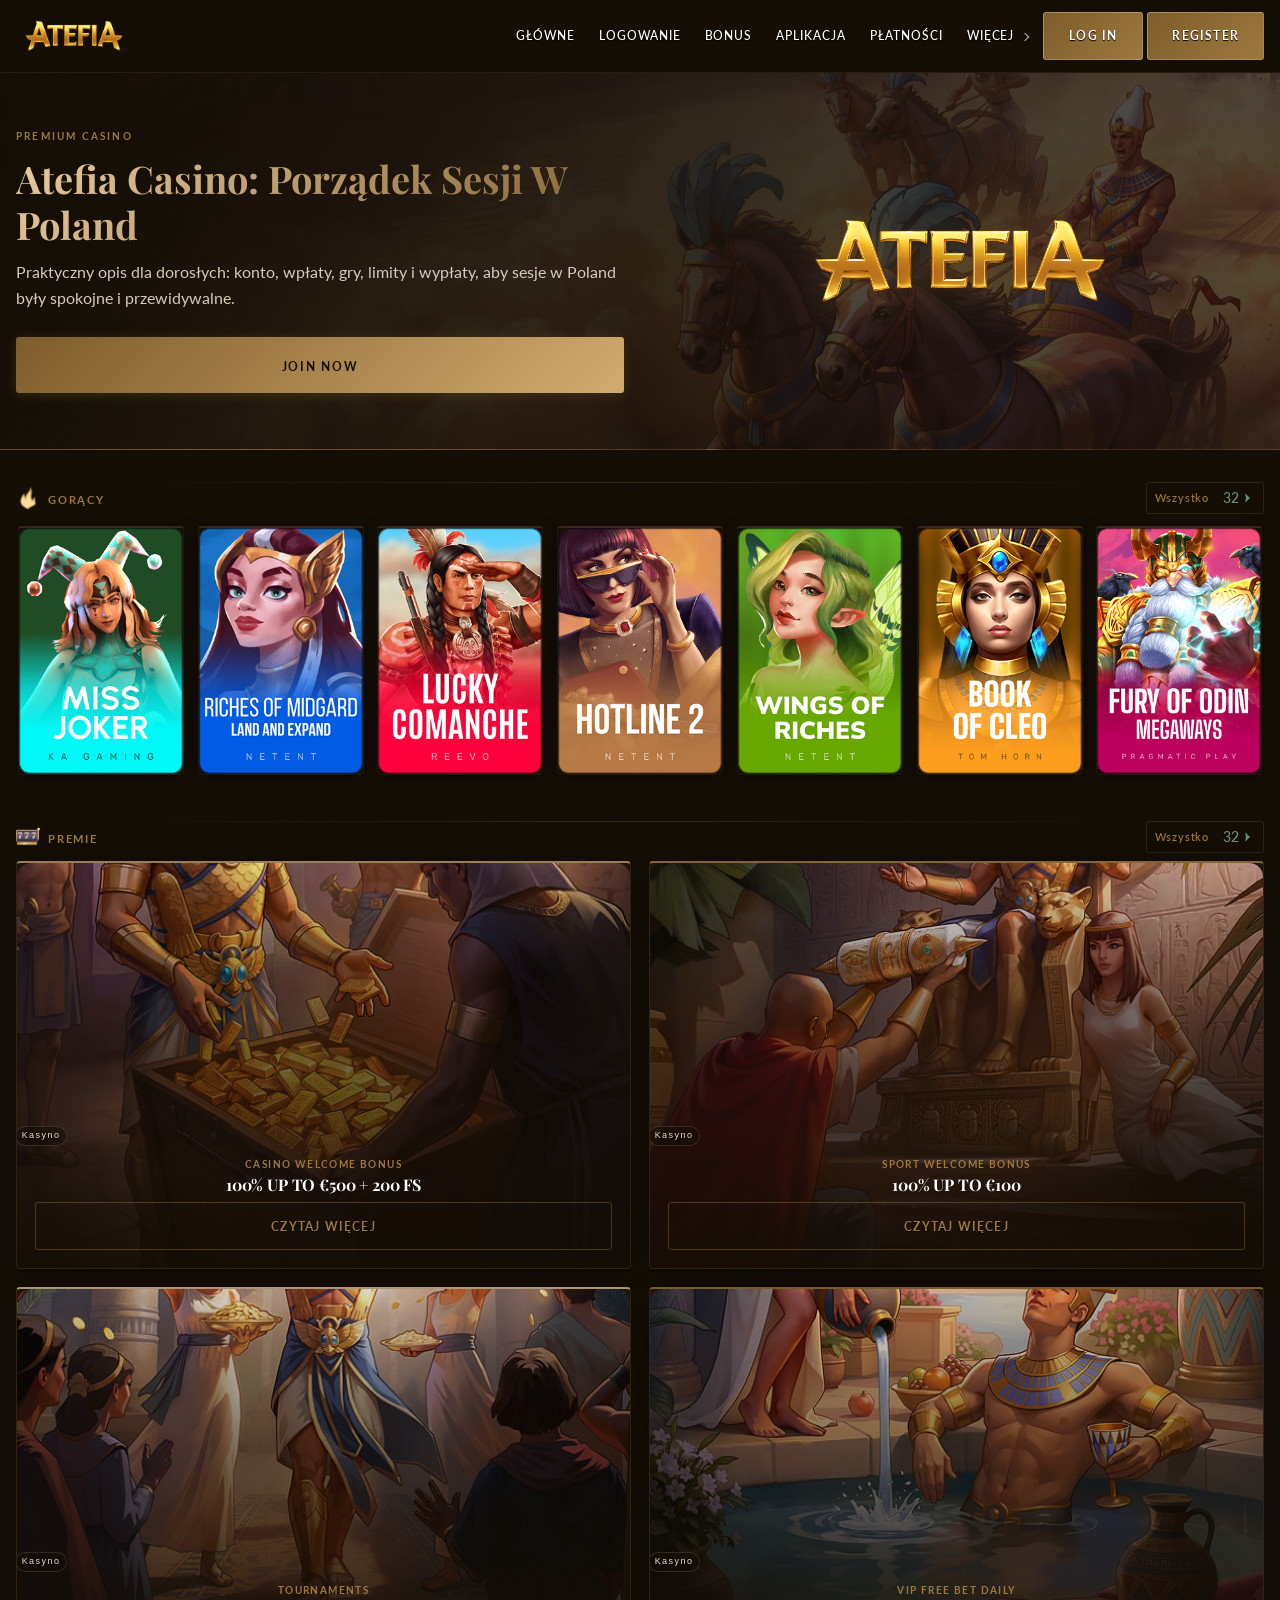
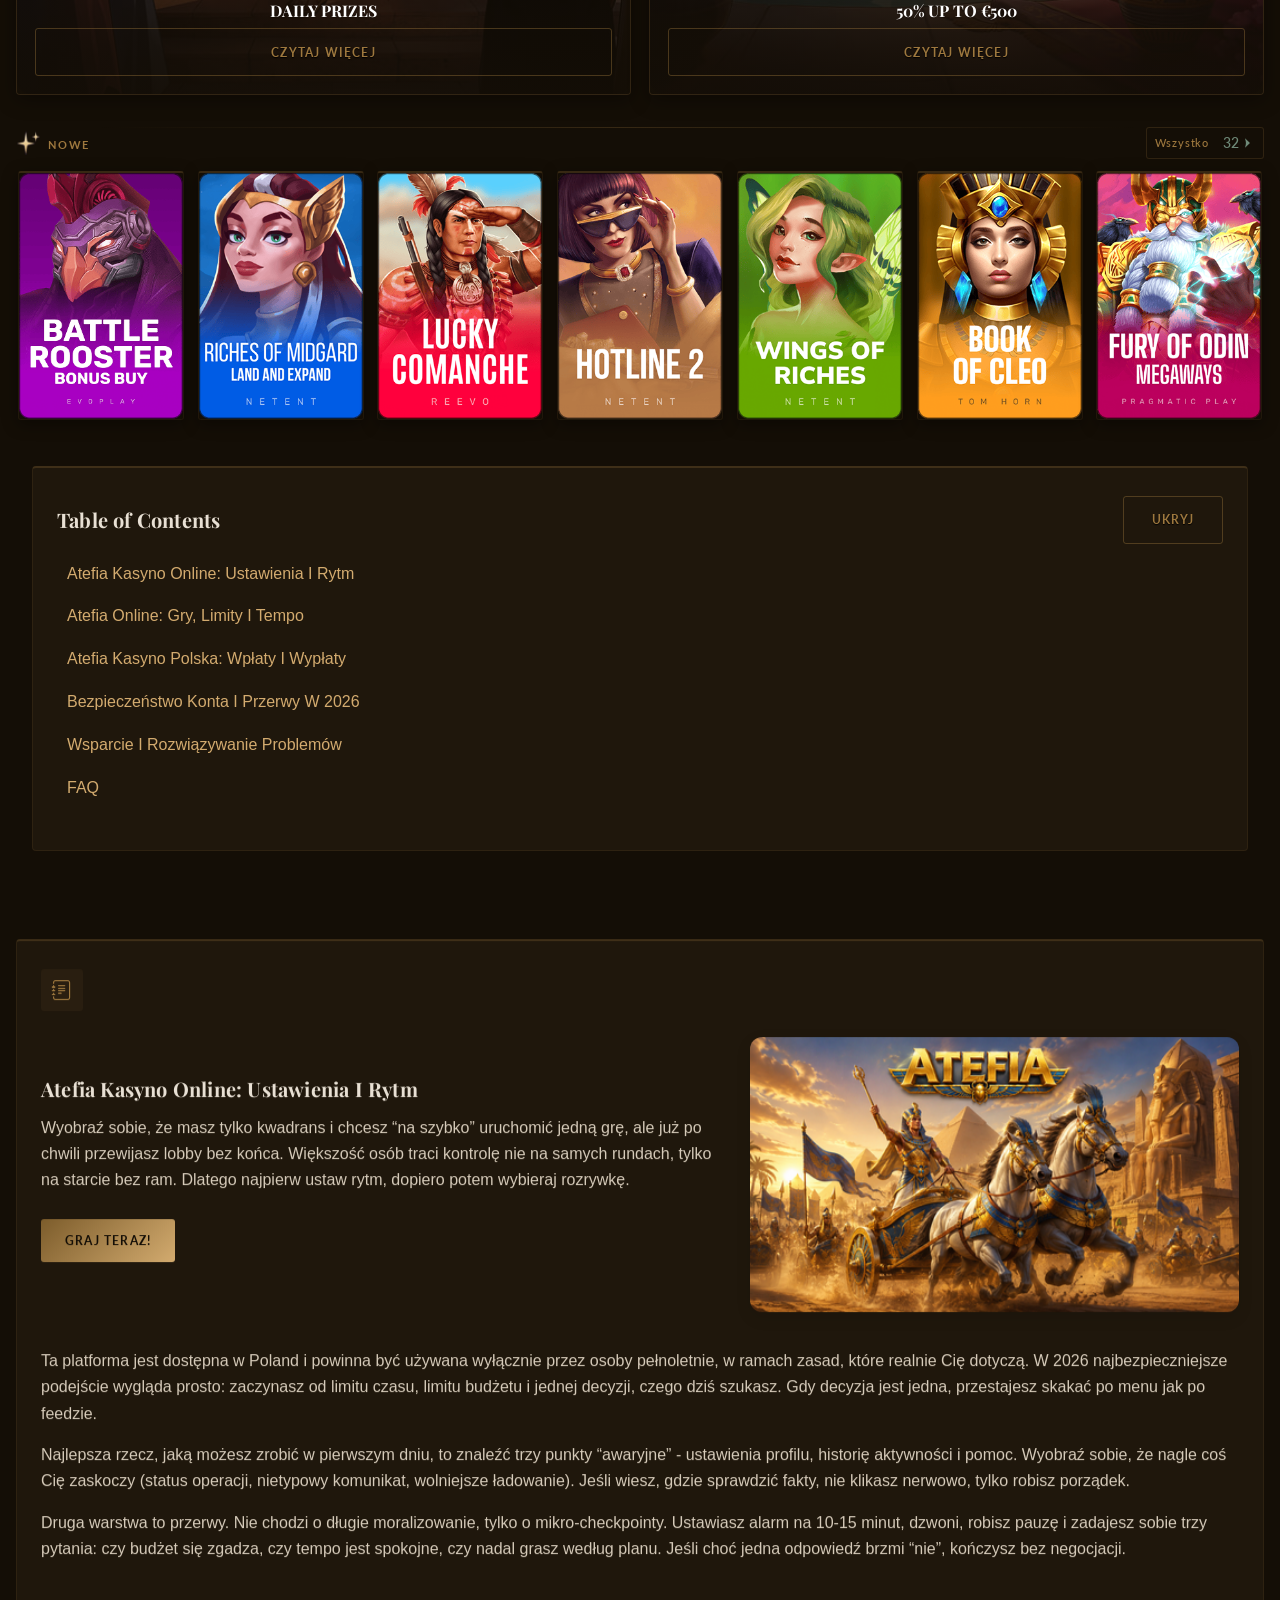
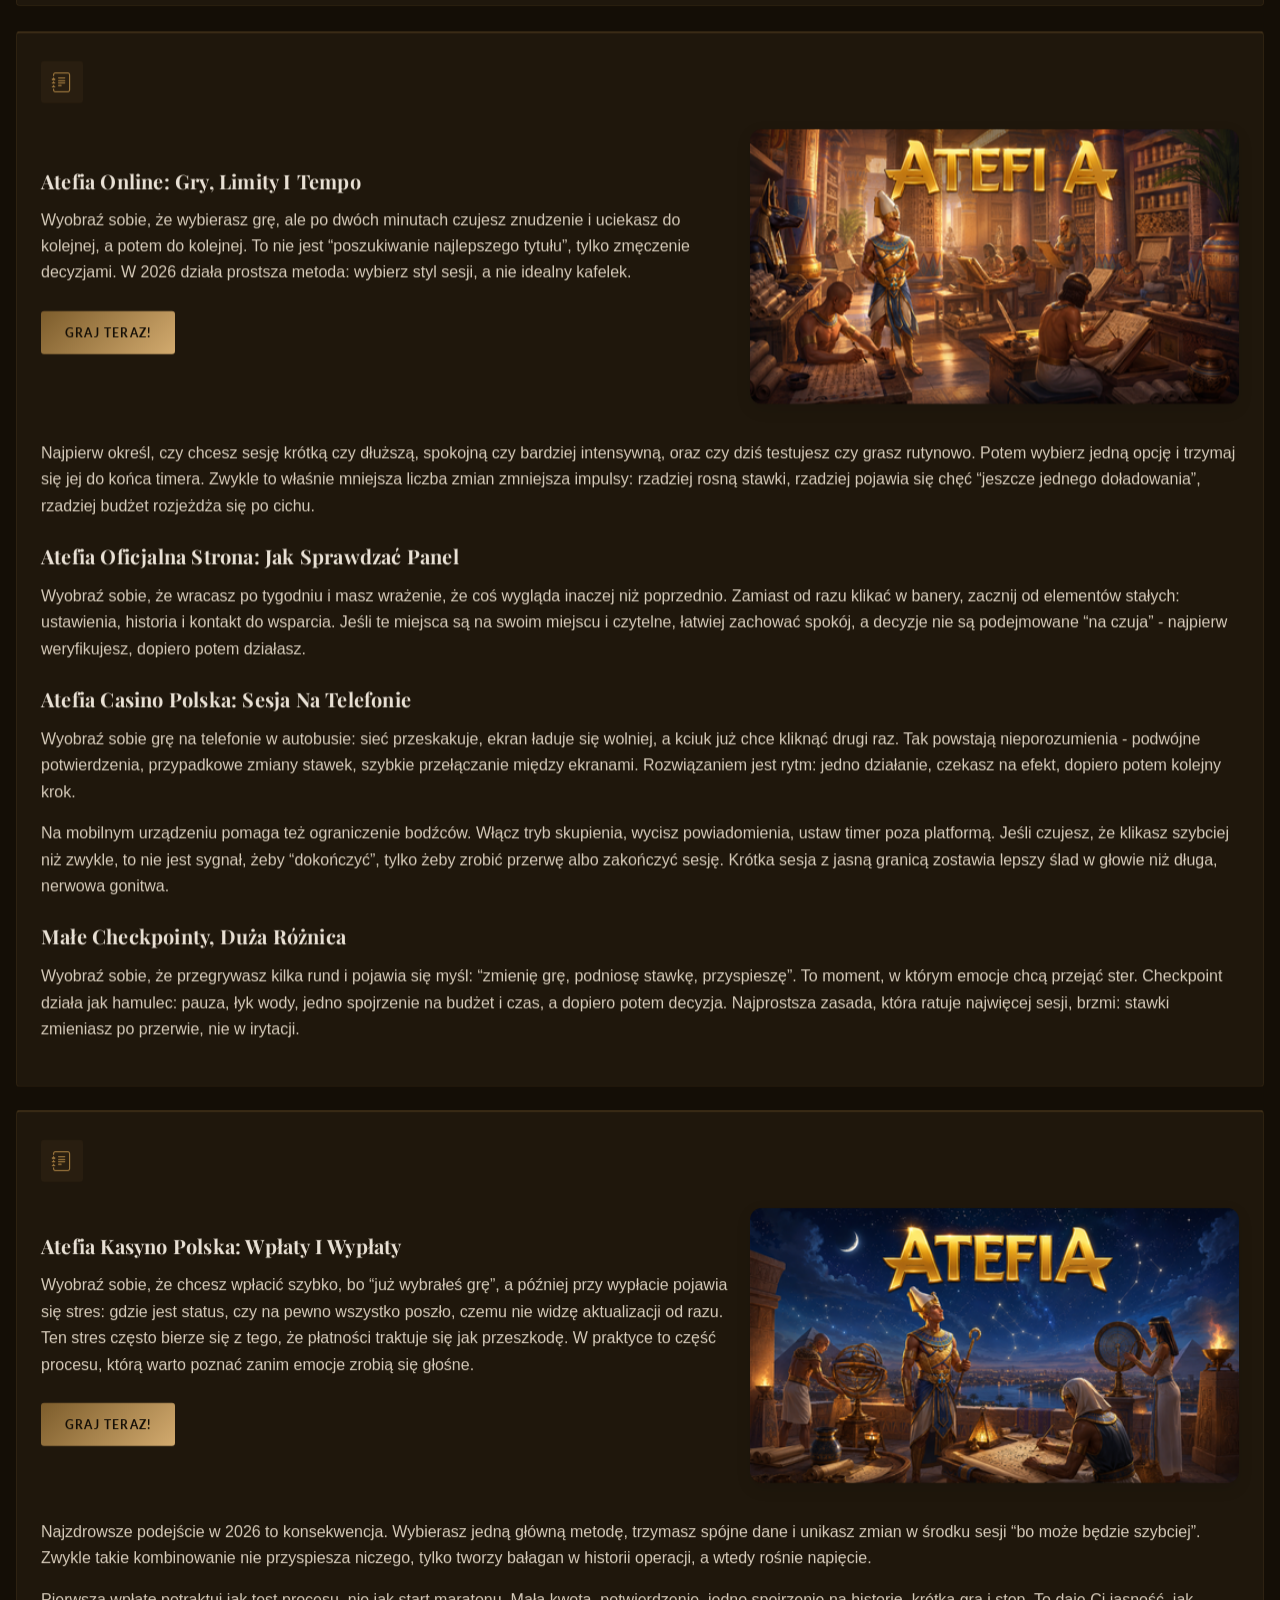
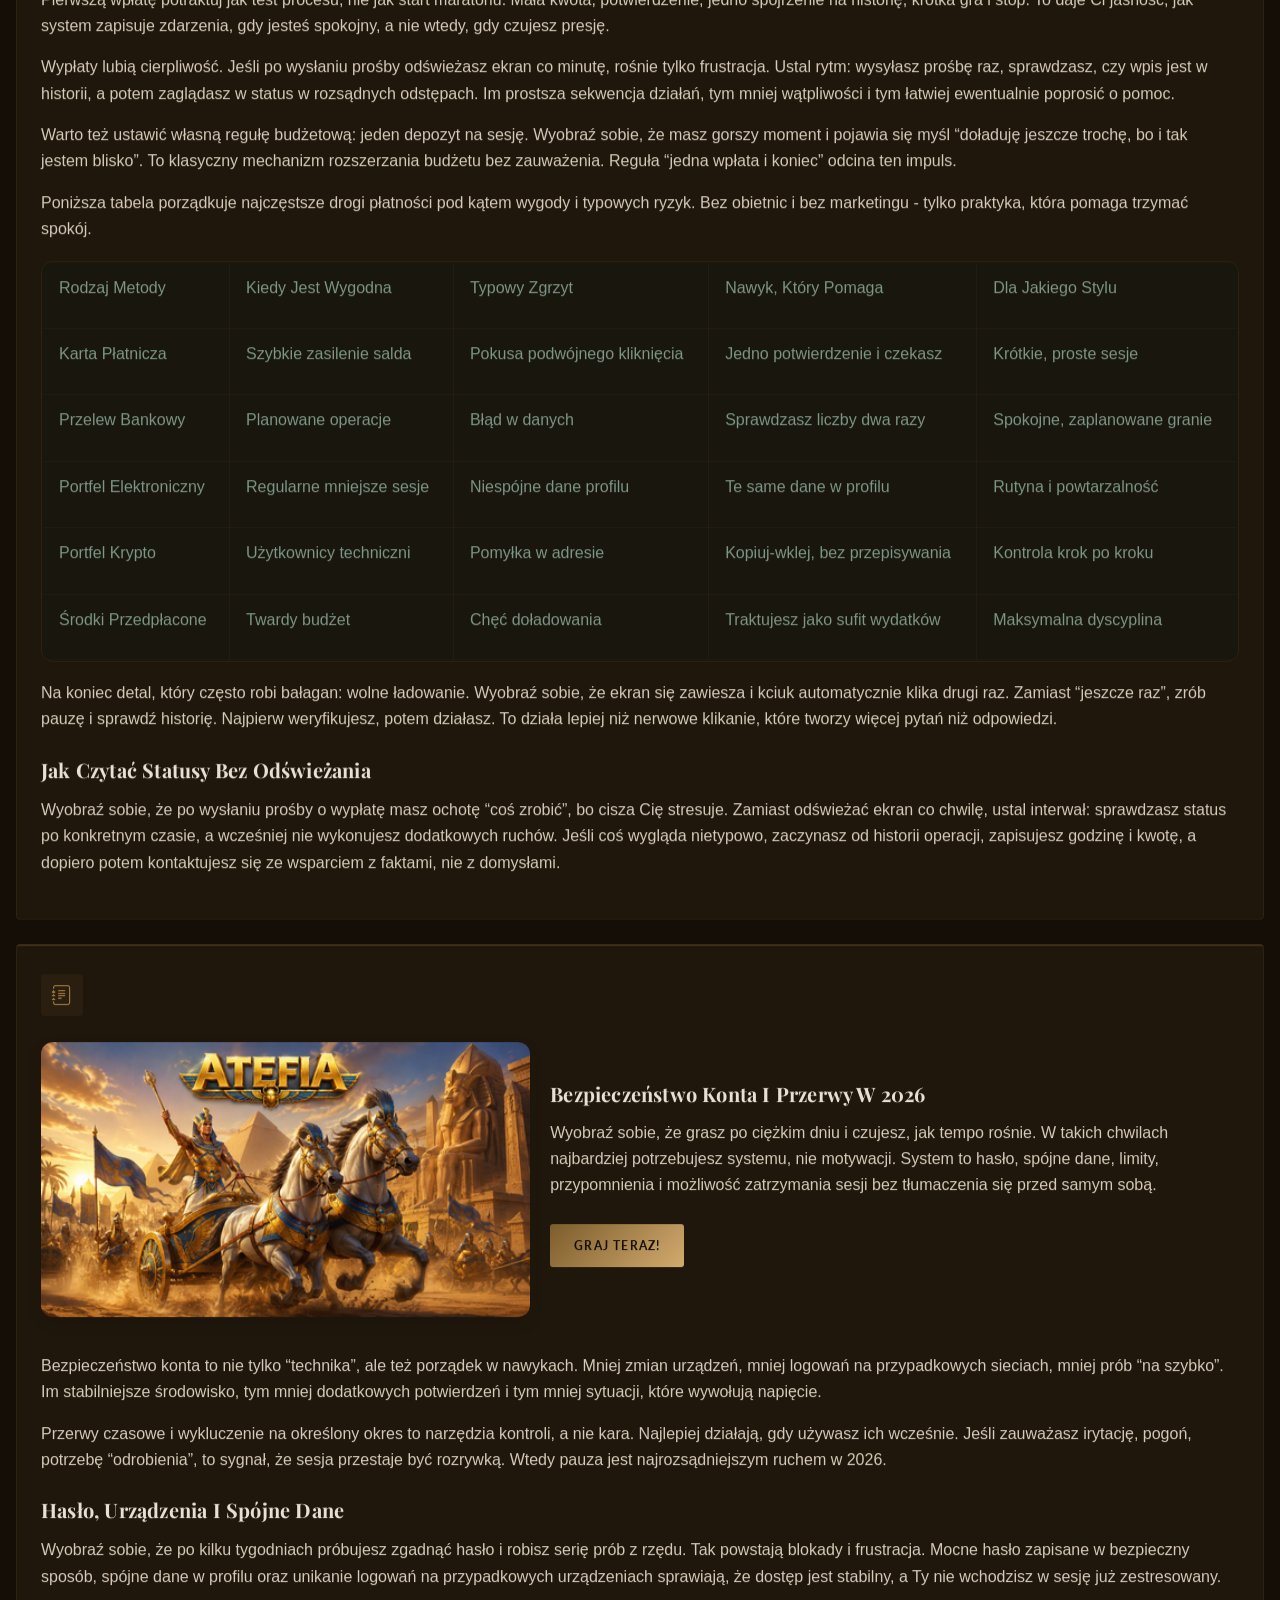
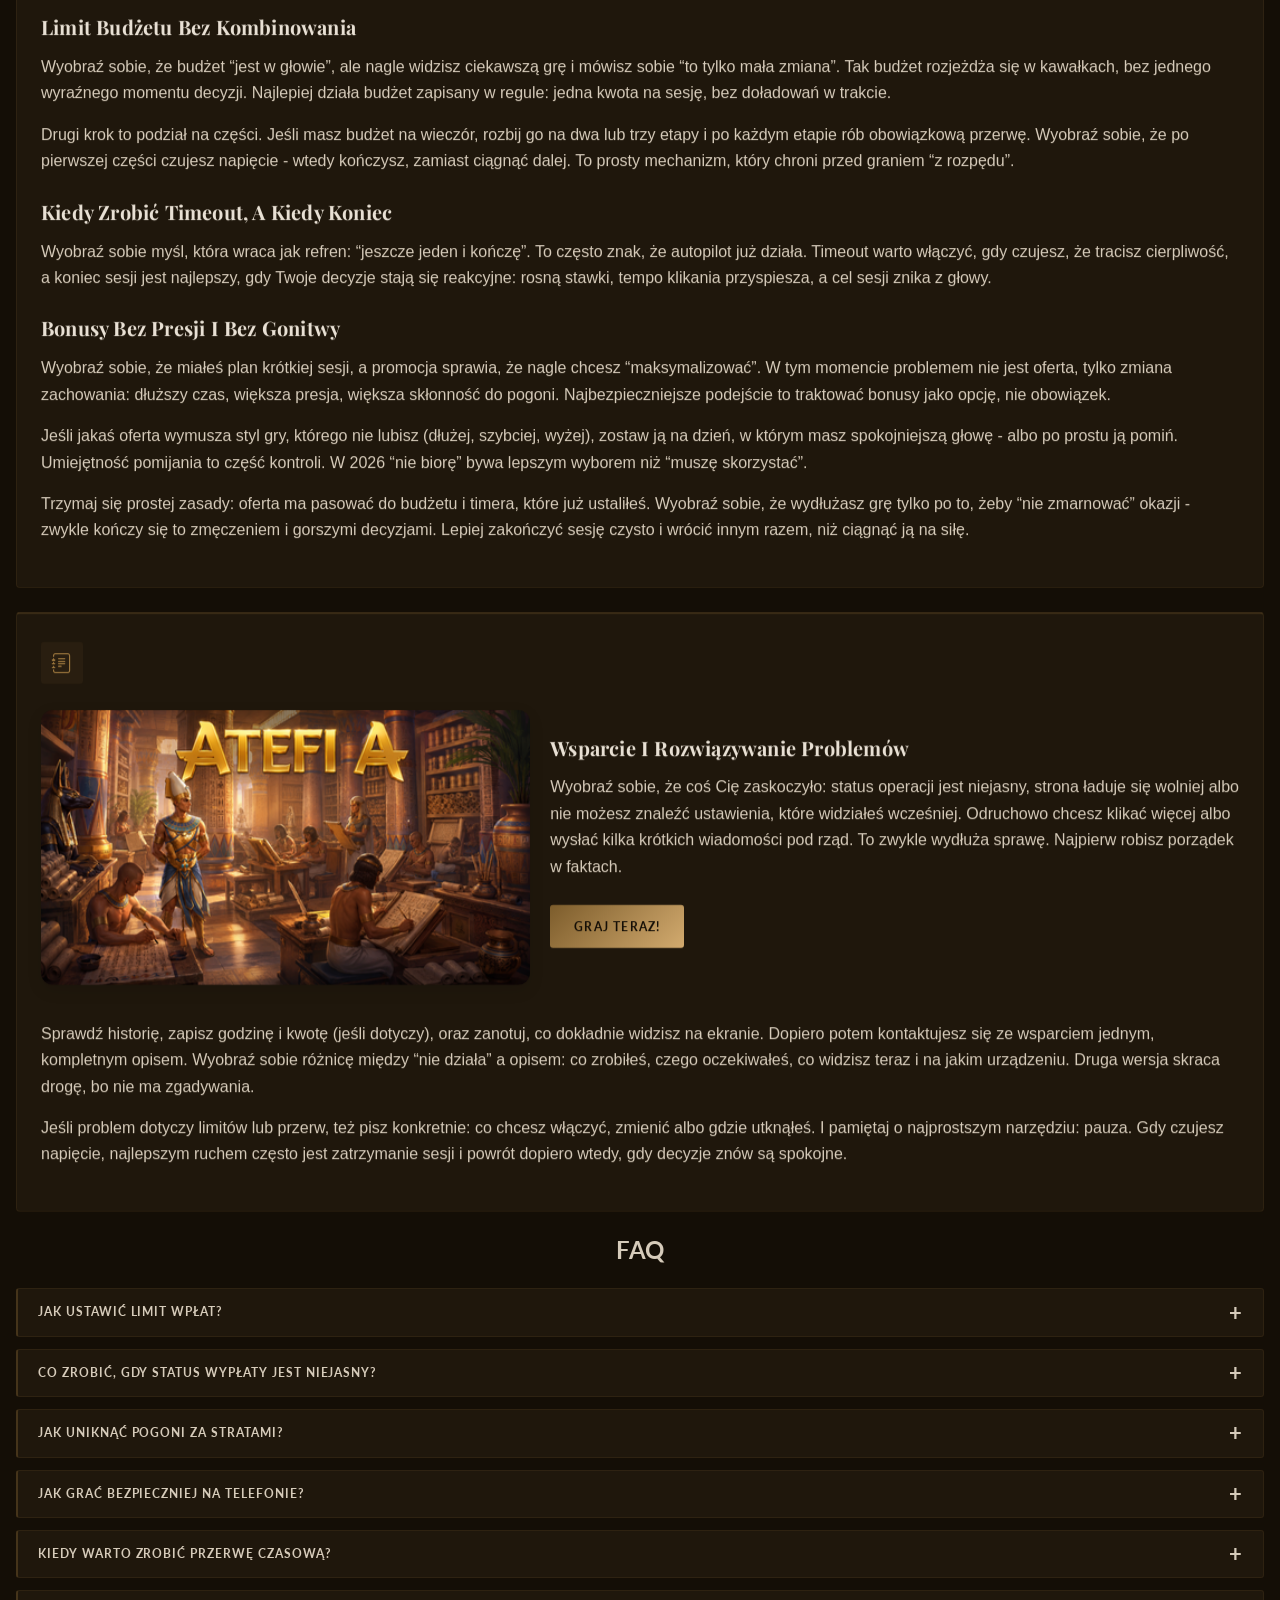
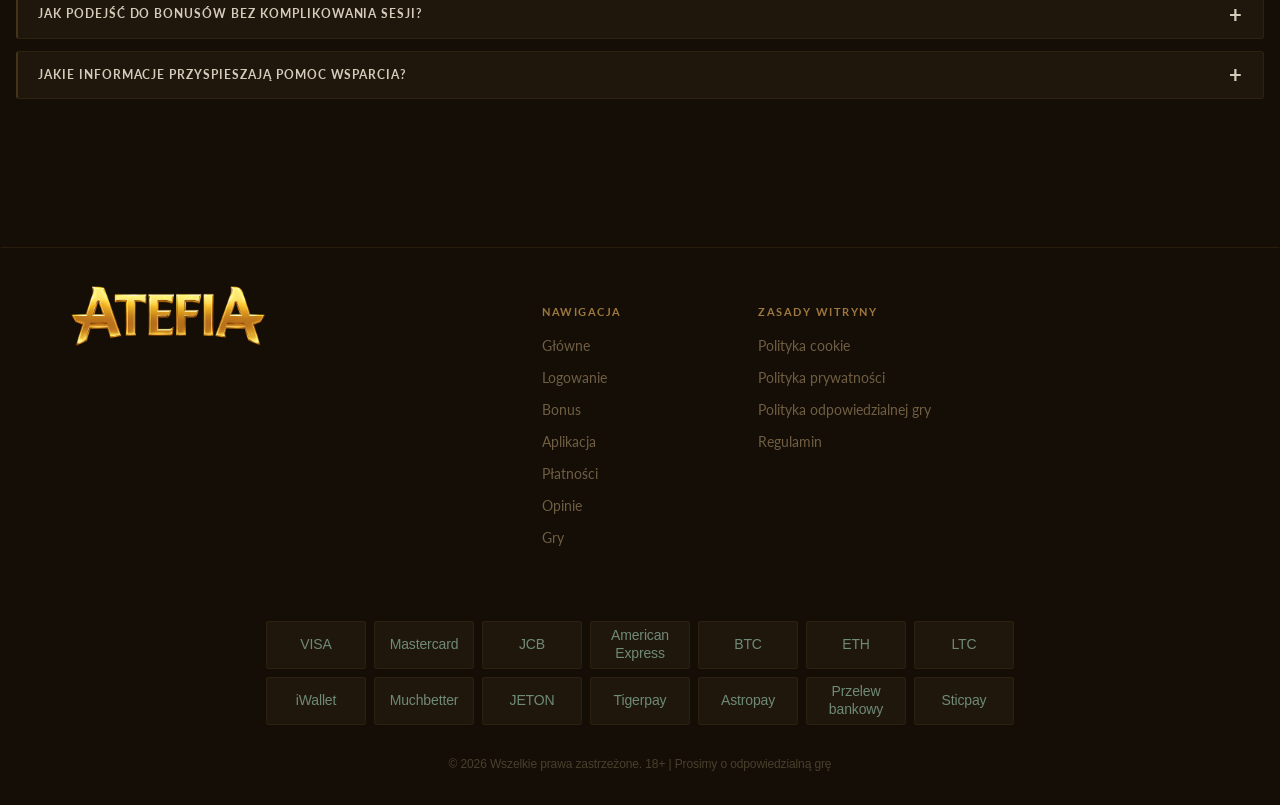
<file: index.html>
<!DOCTYPE html><html lang="pl-PL"><head>
<meta charset="utf-8">
<meta content="width=device-width, initial-scale=1.0" name="viewport">
<meta content="Atefia PL: konto, limity, wypłaty i płatności w 2026 dla dorosłych graczy w Poland - spokojnie, bez stresu | Atefia Casino Online - graj z kontrolą." name="description">
<title>Atefia Kasyno W Poland: Graj Bez Pośpiechu | Dołącz</title>
<meta content="index, follow, max-image-preview:large" name="robots">
<link href="manifest.json" rel="manifest">
<meta content="pl_PL" property="og:locale">
<meta content="Atefia" property="og:site_name">
<meta content="article" property="og:type">
<meta content="Atefia Kasyno W Poland: Graj Bez Pośpiechu | Dołącz" property="og:title">
<meta content="Atefia PL: konto, limity, wypłaty i płatności w 2026 dla dorosłych graczy w Poland - spokojnie, bez stresu | Atefia Casino Online - graj z kontrolą." property="og:description">

<meta content="summary_large_image" name="twitter:card">
<meta content="Atefia Kasyno W Poland: Graj Bez Pośpiechu | Dołącz" name="twitter:title">
<meta content="Atefia PL: konto, limity, wypłaty i płatności w 2026 dla dorosłych graczy w Poland - spokojnie, bez stresu | Atefia Casino Online - graj z kontrolą." name="twitter:description">
<link href="https://fonts.googleapis.com" rel="preconnect">
<link crossorigin="" href="https://fonts.gstatic.com" rel="preconnect">
<link href="https://fonts.googleapis.com/css2?family=Playfair+Display:ital,wght@0,400;0,500;0,600;0,700;1,400&amp;family=Lato:wght@300;400;700&amp;display=swap" rel="stylesheet">
<link href="css/bootstrap-icons.min.css" rel="stylesheet">
<link href="css/style.css" rel="stylesheet">



<link href="css/promo-popup.css" rel="stylesheet">
<style class="auto-content-style">
    .auto-content-wrapper-giaom0 { font-family: inherit; line-height: 1.6; color: inherit; }
    .auto-content-wrapper-giaom0 p { margin-bottom: 15px; }
    .auto-content-wrapper-giaom0 h3 { font-size: 20px; font-weight: 700; margin: 25px 0 15px; }
    .auto-content-wrapper-giaom0 ul, .auto-content-wrapper-giaom0 ol { margin-bottom: 20px; padding-left: 20px; }
    .auto-content-wrapper-giaom0 li { margin-bottom: 8px; }
    .auto-content-wrapper-giaom0 table { width: 100%; border-collapse: collapse; margin: 25px 0; background: #ffffff; border: 1px solid #e5e7eb; border-radius: 8px; overflow: hidden; }
    .auto-content-wrapper-giaom0 th { background: #f3f4f6; font-weight: 600; text-align: left; padding: 12px 16px; border-bottom: 2px solid #d1d5db; }
    .auto-content-wrapper-giaom0 td { padding: 12px 16px; border-bottom: 1px solid #e5e7eb; color: #000; }
    .modern-card-giaom0 .auto-content-wrapper-giaom0 { margin-top: 0; }
    .btn-cta-main-giaom0 { display: inline-block; text-decoration: none; padding: 12px 25px; background-color: var(--color-primary, #a00000); color: #fff; border-radius: 8px; font-weight: bold; margin: 10px 0 20px; transition: 0.3s; }
    .btn-cta-main-giaom0:hover { background-color: var(--color-secondary, #f6b625); color: #fff; filter: brightness(1.1); }
    .split-side-img-giaom0 { width: 100%; height: auto; border-radius: 12px; box-shadow: 0 5px 15px rgba(0,0,0,0.1); }
    </style>
<link rel="icon" type="image/png" href="images/fav.png"><link rel="apple-touch-icon" href="images/fav.png">
<link rel="canonical" href="atefia-poland.net/">
<meta property="og:url" content="atefia-poland.net/">
<meta property="twitter:url" content="atefia-poland.net/">
<link rel="alternate" hreflang="x-default" href="atefia-poland.net/">
<link rel="alternate" hreflang="pl-PL" href="atefia-poland.net/">
<link rel="stylesheet" href="./style-lang.css"></head>
<body>
<header>
<div class="header__inner-giaom0">
<div class="header__logo-wrap-giaom0">
<a aria-label="Atefia home" class="header__logo" href="./" rel="home">
<img alt="Atefia logo" height="36" src="images/logo.png" width="100">
</a>
</div>
<button aria-label="Przełącz nawigację" class="navbar-toggler-giaom0 collapsed-giaom0" type="button">
<span class="navbar-toggler-icon-giaom0"></span>
</button>
<nav class="header__navigation-giaom0" id="navbarNav-giaom0">
<ul class="header--navigation__list-giaom0" id="menu-header-giaom0"><li class="header-navigation-list__item-giaom0 menu-item nav-item current-menu-item-giaom0"><div class="link-wrapper-giaom0"><a class="nav-link-giaom0 header-navigation-list__link-giaom0" href="./"><span itemprop="name">Główne</span></a></div></li><li class="header-navigation-list__item-giaom0 menu-item nav-item"><div class="link-wrapper-giaom0"><a class="nav-link-giaom0 header-navigation-list__link-giaom0" href="logowanie/"><span itemprop="name">Logowanie</span></a></div></li><li class="header-navigation-list__item-giaom0 menu-item nav-item"><div class="link-wrapper-giaom0"><a class="nav-link-giaom0 header-navigation-list__link-giaom0" href="bonus/"><span itemprop="name">Bonus</span></a></div></li><li class="header-navigation-list__item-giaom0 menu-item nav-item"><div class="link-wrapper-giaom0"><a class="nav-link-giaom0 header-navigation-list__link-giaom0" href="app/"><span itemprop="name">Aplikacja</span></a></div></li><li class="header-navigation-list__item-giaom0 menu-item nav-item"><div class="link-wrapper-giaom0"><a class="nav-link-giaom0 header-navigation-list__link-giaom0" href="platnosci/"><span itemprop="name">Płatności</span></a></div></li><li class="header-navigation-list__item-giaom0 menu-item nav-item has-submenu-giaom0"><div class="link-wrapper-giaom0"><a aria-expanded="false" aria-haspopup="true" class="nav-link-giaom0 header-navigation-list__link-giaom0" data-submenu-toggle-giaom0="true" href="#"><span itemprop="name">Więcej</span></a></div><ul class="header-submenu-giaom0"><li class="menu-item nav-item"><a class="nav-link-giaom0" href="opinie/"><span itemprop="name">Opinie</span></a></li><li class="menu-item nav-item"><a class="nav-link-giaom0" href="gry/"><span itemprop="name">Gry</span></a></li></ul></li></ul>
</nav>
<div class="header__actions-giaom0">
<button class="button-giaom0 button--xs-giaom0 button--secondary-giaom0 header--actions__item-giaom0" data-aff="true" rel="nofollow" type="button">Log in</button>
<button class="button-giaom0 button--xs-giaom0 button--secondary-giaom0 header--actions__item-giaom0" data-aff="true" rel="nofollow" type="button">Register</button>
</div>
</div>
</header>
<main>
<div class="ts3-hero-giaom0">
<div class="container-giaom0 ts3-hero__inner-giaom0">
<div class="ts3-hero__text-giaom0">
<span class="ts3-hero__tag-giaom0">Premium Casino</span>
<h1 class="ts3-hero__title-giaom0">Atefia Casino: Porządek Sesji W Poland</h1><div class="auto-content-wrapper-giaom0"><p class="c0">Praktyczny opis dla dorosłych: konto, wpłaty, gry, limity i wypłaty, aby sesje w Poland były spokojne i przewidywalne.</p></div>
<button class="button-giaom0 button--m-giaom0 button--primary-giaom0" data-aff="true" rel="nofollow" type="button">Join Now</button>
</div>
<div class="ts3-hero__logo-wrap-giaom0">
<img alt="Atefia" height="58" src="images/logo.png" width="160">
</div>
</div>
</div>
<div class="container-giaom0">
<div class="page-content-giaom0">
<section class="game--section-giaom0">
<div class="game--section__title-giaom0">
<img alt="hot-icon" class="game--section--title__icon-giaom0" height="20" src="assets/icons/titles/hot.svg" width="20">
<span class="game--section--title__text-giaom0">Gorący</span>
<div class="game--section__actions-giaom0">
<div class="title-divider-line-giaom0"></div>
<a class="all-games-link__wrap" href="atefiapolandnet/" rel="nofollow noopener">
<div class="all-games-link-giaom0">
                  Wszystko
                  <span class="all-games-link__arrow-btn-giaom0">
                    32
                    <svg height="12" viewBox="0 0 12 12" width="12" xmlns="http://www.w3.org/2000/svg">
<path d="M8.97656 5.99975L4.02539 10.828L4.77408 7.38609C4.9728 6.47255 4.97279 5.52696 4.77406 4.61342L4.02539 1.17188L8.97656 5.99975Z"></path>
</svg>
</span>
</div>
</a>
</div>
</div>
<div class="games-list-giaom0">
<a class="game-card-link-giaom0" data-aff="true" href="atefiapolandnet/" rel="nofollow noopener" target="_blank">
<div class="game-card-giaom0">
<img alt="karta gry 1" src="assets/images/game-cards/hot/game-card-image1.png">
</div>
</a>
<a class="game-card-link-giaom0" data-aff="true" href="atefiapolandnet/" rel="nofollow noopener" target="_blank">
<div class="game-card-giaom0">
<img alt="karta gry 2" src="assets/images/game-cards/hot/game-card-image2.png">
</div>
</a>
<a class="game-card-link-giaom0" data-aff="true" href="atefiapolandnet/" rel="nofollow noopener" target="_blank">
<div class="game-card-giaom0">
<img alt="karta gry 3" src="assets/images/game-cards/hot/game-card-image3.png">
</div>
</a>
<a class="game-card-link-giaom0" data-aff="true" href="atefiapolandnet/" rel="nofollow noopener" target="_blank">
<div class="game-card-giaom0">
<img alt="game-card 4" src="assets/images/game-cards/hot/game-card-image4.png">
</div>
</a>
<a class="game-card-link-giaom0" data-aff="true" href="atefiapolandnet/" rel="nofollow noopener" target="_blank">
<div class="game-card-giaom0">
<img alt="game-card 5" src="assets/images/game-cards/hot/game-card-image5.png">
</div>
</a>
<a class="game-card-link-giaom0" data-aff="true" href="atefiapolandnet/" rel="nofollow noopener" target="_blank">
<div class="game-card-giaom0">
<img alt="game-card 6" src="assets/images/game-cards/hot/game-card-image6.png">
</div>
</a>
<a class="game-card-link-giaom0" data-aff="true" href="atefiapolandnet/" rel="nofollow noopener" target="_blank">
<div class="game-card-giaom0">
<img alt="game-card 7" src="assets/images/game-cards/hot/game-card-image7.png">
</div>
</a>
</div>
</section>
<section class="bonus--section-giaom0">
<div class="game--section__title-giaom0">
<img alt="bonuses-icon" class="game--section--title__icon-giaom0" height="20" src="assets/icons/titles/bonuses.svg" width="20">
<span class="game--section--title__text-giaom0">Premie</span>
<div class="game--section__actions-giaom0">
<div class="title-divider-line-giaom0"></div>
<a class="all-games-link__wrap" href="atefiapolandnet/" rel="nofollow noopener">
<div class="all-games-link-giaom0">
                  Wszystko
                  <span class="all-games-link__arrow-btn-giaom0">
                    32
                    <svg height="12" viewBox="0 0 12 12" width="12" xmlns="http://www.w3.org/2000/svg">
<path d="M8.97656 5.99975L4.02539 10.828L4.77408 7.38609C4.9728 6.47255 4.97279 5.52696 4.77406 4.61342L4.02539 1.17188L8.97656 5.99975Z"></path>
</svg>
</span>
</div>
</a>
</div>
</div>
<div class="bonus-list-giaom0">
<div class="bonus-card-giaom0">
<div class="bonus-card-lable-giaom0 bonus-lable--casino-giaom0"><span>Kasyno</span></div>
<img alt="bonus 1" src="assets/images/bonuses/bonus-card1.jpg">
<div class="bonus-card__body-giaom0">
<p class="bonus-card--body__title-giaom0">Casino Welcome Bonus</p>
<h3 class="bonus-card--body__heading-giaom0">100% up to €500 + 200 FS</h3>
<button class="button-giaom0 button--s-giaom0 button--secondary-giaom0 bonus-card--body__btn-giaom0" data-aff="true" rel="nofollow" type="button">Czytaj więcej</button>
</div>
</div>
<div class="bonus-card-giaom0">
<div class="bonus-card-lable-giaom0 bonus-lable--casino-giaom0"><span>Kasyno</span></div>
<img alt="bonus 2" src="assets/images/bonuses/bonus-card2.jpg">
<div class="bonus-card__body-giaom0">
<p class="bonus-card--body__title-giaom0">Sport Welcome Bonus</p>
<h3 class="bonus-card--body__heading-giaom0">100% up to €100</h3>
<button class="button-giaom0 button--s-giaom0 button--secondary-giaom0 bonus-card--body__btn-giaom0" data-aff="true" rel="nofollow" type="button">Czytaj więcej</button>
</div>
</div>
<div class="bonus-card-giaom0">
<div class="bonus-card-lable-giaom0 bonus-lable--casino-giaom0"><span>Kasyno</span></div>
<img alt="bonus 3" src="assets/images/bonuses/bonus-card3.jpg">
<div class="bonus-card__body-giaom0">
<p class="bonus-card--body__title-giaom0">Tournaments</p>
<h3 class="bonus-card--body__heading-giaom0">Daily prizes</h3>
<button class="button-giaom0 button--s-giaom0 button--secondary-giaom0 bonus-card--body__btn-giaom0" data-aff="true" rel="nofollow" type="button">Czytaj więcej</button>
</div>
</div>
<div class="bonus-card-giaom0">
<div class="bonus-card-lable-giaom0 bonus-lable--casino-giaom0"><span>Kasyno</span></div>
<img alt="bonus 4" src="assets/images/bonuses/bonus-card4.jpg">
<div class="bonus-card__body-giaom0">
<p class="bonus-card--body__title-giaom0">VIP Free bet Daily</p>
<h3 class="bonus-card--body__heading-giaom0">50% up to €500</h3>
<button class="button-giaom0 button--s-giaom0 button--secondary-giaom0 bonus-card--body__btn-giaom0" data-aff="true" rel="nofollow" type="button">Czytaj więcej</button>
</div>
</div>
</div>
</section>
<section class="game--section-giaom0">
<div class="game--section__title-giaom0">
<img alt="new-icon" class="game--section--title__icon-giaom0" height="20" src="assets/icons/titles/new.svg" width="20">
<span class="game--section--title__text-giaom0">Nowe</span>
<div class="game--section__actions-giaom0">
<div class="title-divider-line-giaom0"></div>
<a class="all-games-link__wrap" href="atefiapolandnet/" rel="nofollow noopener">
<div class="all-games-link-giaom0">
                  Wszystko
                  <span class="all-games-link__arrow-btn-giaom0">
                    32
                    <svg height="12" viewBox="0 0 12 12" width="12" xmlns="http://www.w3.org/2000/svg">
<path d="M8.97656 5.99975L4.02539 10.828L4.77408 7.38609C4.9728 6.47255 4.97279 5.52696 4.77406 4.61342L4.02539 1.17188L8.97656 5.99975Z"></path>
</svg>
</span>
</div>
</a>
</div>
</div>
<div class="games-list-giaom0">
<a class="game-card-link-giaom0" data-aff="true" href="atefiapolandnet/" rel="nofollow noopener" target="_blank">
<div class="game-card-giaom0">
<img alt="karta gry 1" src="assets/images/game-cards/new/game-card-image1.png">
</div>
</a>
<a class="game-card-link-giaom0" data-aff="true" href="atefiapolandnet/" rel="nofollow noopener" target="_blank">
<div class="game-card-giaom0">
<img alt="karta gry 2" src="assets/images/game-cards/new/game-card-image2.png">
</div>
</a>
<a class="game-card-link-giaom0" data-aff="true" href="atefiapolandnet/" rel="nofollow noopener" target="_blank">
<div class="game-card-giaom0">
<img alt="karta gry 3" src="assets/images/game-cards/new/game-card-image3.png">
</div>
</a>
<a class="game-card-link-giaom0" data-aff="true" href="atefiapolandnet/" rel="nofollow noopener" target="_blank">
<div class="game-card-giaom0">
<img alt="game-card 4" src="assets/images/game-cards/new/game-card-image4.png">
</div>
</a>
<a class="game-card-link-giaom0" data-aff="true" href="atefiapolandnet/" rel="nofollow noopener" target="_blank">
<div class="game-card-giaom0">
<img alt="game-card 5" src="assets/images/game-cards/new/game-card-image5.png">
</div>
</a>
<a class="game-card-link-giaom0" data-aff="true" href="atefiapolandnet/" rel="nofollow noopener" target="_blank">
<div class="game-card-giaom0">
<img alt="game-card 6" src="assets/images/game-cards/new/game-card-image6.png">
</div>
</a>
<a class="game-card-link-giaom0" data-aff="true" href="atefiapolandnet/" rel="nofollow noopener" target="_blank">
<div class="game-card-giaom0">
<img alt="game-card 7" src="assets/images/game-cards/new/game-card-image7.png">
</div>
</a>
</div>
</section>
<section class="container-giaom0 mb-4-giaom0">
<div class="modern-card-giaom0" id="toc-container-giaom0">
<div class="toc-header" id="toc-header-giaom0">
<h3>Table of Contents</h3>
<button class="button-giaom0 button--xs-giaom0 button--secondary-giaom0" id="toc-toggle-giaom0">Ukryj</button>
</div>
<div id="toc-body-giaom0">
<ul class="mt-3-giaom0" id="toc-list-giaom0"></ul>
</div>
</div>
</section>
<div id="seo-content-inject-giaom0"><article class="modern-card-giaom0 mb-4-giaom0"><i class="bi bi-journal-text modern-card-icon-giaom0"></i><div class="row-giaom0 align-items-center mb-4-giaom0"><div class="col-lg-7-giaom0 col-md-12-giaom0"><h2 id="atefia-kasyno-online-ustawienia-i-rytm-giaom0">Atefia Kasyno Online: Ustawienia I Rytm</h2><div class="auto-content-wrapper-giaom0"><p class="c0">Wyobraź sobie, że masz tylko kwadrans i chcesz “na szybko” uruchomić jedną grę, ale już po chwili przewijasz lobby bez końca. Większość osób traci kontrolę nie na samych rundach, tylko na starcie bez ram. Dlatego najpierw ustaw rytm, dopiero potem wybieraj rozrywkę.</p><button class="btn-cta-main-giaom0" data-aff="true" rel="nofollow" type="button">Graj teraz!</button></div></div><div class="col-lg-5-giaom0 col-md-12-giaom0 text-center-giaom0"><img alt="główny 1" class="split-side-img-giaom0" src="images/main_1.png"></div></div><div class="auto-content-wrapper-giaom0"><p class="c0">Ta platforma jest dostępna w Poland i powinna być używana wyłącznie przez osoby pełnoletnie, w ramach zasad, które realnie Cię dotyczą. W 2026 najbezpieczniejsze podejście wygląda prosto: zaczynasz od limitu czasu, limitu budżetu i jednej decyzji, czego dziś szukasz. Gdy decyzja jest jedna, przestajesz skakać po menu jak po feedzie.</p>
<p class="c0">Najlepsza rzecz, jaką możesz zrobić w pierwszym dniu, to znaleźć trzy punkty “awaryjne” - ustawienia profilu, historię aktywności i pomoc. Wyobraź sobie, że nagle coś Cię zaskoczy (status operacji, nietypowy komunikat, wolniejsze ładowanie). Jeśli wiesz, gdzie sprawdzić fakty, nie klikasz nerwowo, tylko robisz porządek.</p>
<p class="c0">Druga warstwa to przerwy. Nie chodzi o długie moralizowanie, tylko o mikro-checkpointy. Ustawiasz alarm na 10-15 minut, dzwoni, robisz pauzę i zadajesz sobie trzy pytania: czy budżet się zgadza, czy tempo jest spokojne, czy nadal grasz według planu. Jeśli choć jedna odpowiedź brzmi “nie”, kończysz bez negocjacji.</p></div></article><article class="modern-card-giaom0 mb-4-giaom0"><i class="bi bi-journal-text modern-card-icon-giaom0"></i><div class="row-giaom0 align-items-center mb-4-giaom0"><div class="col-lg-7-giaom0 col-md-12-giaom0"><h2 id="atefia-online-gry-limity-i-tempo-giaom0">Atefia Online: Gry, Limity I Tempo</h2><div class="auto-content-wrapper-giaom0"><p class="c0">Wyobraź sobie, że wybierasz grę, ale po dwóch minutach czujesz znudzenie i uciekasz do kolejnej, a potem do kolejnej. To nie jest “poszukiwanie najlepszego tytułu”, tylko zmęczenie decyzjami. W 2026 działa prostsza metoda: wybierz styl sesji, a nie idealny kafelek.</p><button class="btn-cta-main-giaom0" data-aff="true" rel="nofollow" type="button">Graj teraz!</button></div></div><div class="col-lg-5-giaom0 col-md-12-giaom0 text-center-giaom0"><img alt="główny 2" class="split-side-img-giaom0" src="images/main_2.png"></div></div><div class="auto-content-wrapper-giaom0"><p class="c0">Najpierw określ, czy chcesz sesję krótką czy dłuższą, spokojną czy bardziej intensywną, oraz czy dziś testujesz czy grasz rutynowo. Potem wybierz jedną opcję i trzymaj się jej do końca timera. Zwykle to właśnie mniejsza liczba zmian zmniejsza impulsy: rzadziej rosną stawki, rzadziej pojawia się chęć “jeszcze jednego doładowania”, rzadziej budżet rozjeżdża się po cichu.</p>
<h3>Atefia Oficjalna Strona: Jak Sprawdzać Panel</h3>
<p class="c0">Wyobraź sobie, że wracasz po tygodniu i masz wrażenie, że coś wygląda inaczej niż poprzednio. Zamiast od razu klikać w banery, zacznij od elementów stałych: ustawienia, historia i kontakt do wsparcia. Jeśli te miejsca są na swoim miejscu i czytelne, łatwiej zachować spokój, a decyzje nie są podejmowane “na czuja” - najpierw weryfikujesz, dopiero potem działasz.</p>
<h3>Atefia Casino Polska: Sesja Na Telefonie</h3>
<p class="c0">Wyobraź sobie grę na telefonie w autobusie: sieć przeskakuje, ekran ładuje się wolniej, a kciuk już chce kliknąć drugi raz. Tak powstają nieporozumienia - podwójne potwierdzenia, przypadkowe zmiany stawek, szybkie przełączanie między ekranami. Rozwiązaniem jest rytm: jedno działanie, czekasz na efekt, dopiero potem kolejny krok.</p>
<p class="c0">Na mobilnym urządzeniu pomaga też ograniczenie bodźców. Włącz tryb skupienia, wycisz powiadomienia, ustaw timer poza platformą. Jeśli czujesz, że klikasz szybciej niż zwykle, to nie jest sygnał, żeby “dokończyć”, tylko żeby zrobić przerwę albo zakończyć sesję. Krótka sesja z jasną granicą zostawia lepszy ślad w głowie niż długa, nerwowa gonitwa.</p>
<h3>Małe Checkpointy, Duża Różnica</h3>
<p class="c0">Wyobraź sobie, że przegrywasz kilka rund i pojawia się myśl: “zmienię grę, podniosę stawkę, przyspieszę”. To moment, w którym emocje chcą przejąć ster. Checkpoint działa jak hamulec: pauza, łyk wody, jedno spojrzenie na budżet i czas, a dopiero potem decyzja. Najprostsza zasada, która ratuje najwięcej sesji, brzmi: stawki zmieniasz po przerwie, nie w irytacji.</p></div></article><article class="modern-card-giaom0 mb-4-giaom0"><i class="bi bi-journal-text modern-card-icon-giaom0"></i><div class="row-giaom0 align-items-center mb-4-giaom0"><div class="col-lg-7-giaom0 col-md-12-giaom0"><h2 id="atefia-kasyno-polska-wp-aty-i-wyp-aty-giaom0">Atefia Kasyno Polska: Wpłaty I Wypłaty</h2><div class="auto-content-wrapper-giaom0"><p class="c0">Wyobraź sobie, że chcesz wpłacić szybko, bo “już wybrałeś grę”, a później przy wypłacie pojawia się stres: gdzie jest status, czy na pewno wszystko poszło, czemu nie widzę aktualizacji od razu. Ten stres często bierze się z tego, że płatności traktuje się jak przeszkodę. W praktyce to część procesu, którą warto poznać zanim emocje zrobią się głośne.</p><button class="btn-cta-main-giaom0" data-aff="true" rel="nofollow" type="button">Graj teraz!</button></div></div><div class="col-lg-5-giaom0 col-md-12-giaom0 text-center-giaom0"><img alt="main 3" class="split-side-img-giaom0" src="images/main_3.png"></div></div><div class="auto-content-wrapper-giaom0"><p class="c0">Najzdrowsze podejście w 2026 to konsekwencja. Wybierasz jedną główną metodę, trzymasz spójne dane i unikasz zmian w środku sesji “bo może będzie szybciej”. Zwykle takie kombinowanie nie przyspiesza niczego, tylko tworzy bałagan w historii operacji, a wtedy rośnie napięcie.</p>
<p class="c0">Pierwszą wpłatę potraktuj jak test procesu, nie jak start maratonu. Mała kwota, potwierdzenie, jedno spojrzenie na historię, krótka gra i stop. To daje Ci jasność, jak system zapisuje zdarzenia, gdy jesteś spokojny, a nie wtedy, gdy czujesz presję.</p>
<p class="c0">Wypłaty lubią cierpliwość. Jeśli po wysłaniu prośby odświeżasz ekran co minutę, rośnie tylko frustracja. Ustal rytm: wysyłasz prośbę raz, sprawdzasz, czy wpis jest w historii, a potem zaglądasz w status w rozsądnych odstępach. Im prostsza sekwencja działań, tym mniej wątpliwości i tym łatwiej ewentualnie poprosić o pomoc.</p>
<p class="c0">Warto też ustawić własną regułę budżetową: jeden depozyt na sesję. Wyobraź sobie, że masz gorszy moment i pojawia się myśl “doładuję jeszcze trochę, bo i tak jestem blisko”. To klasyczny mechanizm rozszerzania budżetu bez zauważenia. Reguła “jedna wpłata i koniec” odcina ten impuls.</p>
<p class="c0">Poniższa tabela porządkuje najczęstsze drogi płatności pod kątem wygody i typowych ryzyk. Bez obietnic i bez marketingu - tylko praktyka, która pomaga trzymać spokój.</p>
<table><tbody><tr><td><p>Rodzaj Metody</p></td><td><p>Kiedy Jest Wygodna</p></td><td><p>Typowy Zgrzyt</p></td><td><p>Nawyk, Który Pomaga</p></td><td><p>Dla Jakiego Stylu</p></td></tr><tr><td><p>Karta Płatnicza</p></td><td><p>Szybkie zasilenie salda</p></td><td><p>Pokusa podwójnego kliknięcia</p></td><td><p>Jedno potwierdzenie i czekasz</p></td><td><p>Krótkie, proste sesje</p></td></tr><tr><td><p>Przelew Bankowy</p></td><td><p>Planowane operacje</p></td><td><p>Błąd w danych</p></td><td><p>Sprawdzasz liczby dwa razy</p></td><td><p>Spokojne, zaplanowane granie</p></td></tr><tr><td><p>Portfel Elektroniczny</p></td><td><p>Regularne mniejsze sesje</p></td><td><p>Niespójne dane profilu</p></td><td><p>Te same dane w profilu</p></td><td><p>Rutyna i powtarzalność</p></td></tr><tr><td><p>Portfel Krypto</p></td><td><p>Użytkownicy techniczni</p></td><td><p>Pomyłka w adresie</p></td><td><p>Kopiuj-wklej, bez przepisywania</p></td><td><p>Kontrola krok po kroku</p></td></tr><tr><td><p>Środki Przedpłacone</p></td><td><p>Twardy budżet</p></td><td><p>Chęć doładowania</p></td><td><p>Traktujesz jako sufit wydatków</p></td><td><p>Maksymalna dyscyplina</p></td></tr></tbody></table>
<p class="c0">Na koniec detal, który często robi bałagan: wolne ładowanie. Wyobraź sobie, że ekran się zawiesza i kciuk automatycznie klika drugi raz. Zamiast “jeszcze raz”, zrób pauzę i sprawdź historię. Najpierw weryfikujesz, potem działasz. To działa lepiej niż nerwowe klikanie, które tworzy więcej pytań niż odpowiedzi.</p>
<h3>Jak Czytać Statusy Bez Odświeżania</h3>
<p class="c0">Wyobraź sobie, że po wysłaniu prośby o wypłatę masz ochotę “coś zrobić”, bo cisza Cię stresuje. Zamiast odświeżać ekran co chwilę, ustal interwał: sprawdzasz status po konkretnym czasie, a wcześniej nie wykonujesz dodatkowych ruchów. Jeśli coś wygląda nietypowo, zaczynasz od historii operacji, zapisujesz godzinę i kwotę, a dopiero potem kontaktujesz się ze wsparciem z faktami, nie z domysłami.</p></div></article><article class="modern-card-giaom0 mb-4-giaom0"><i class="bi bi-journal-text modern-card-icon-giaom0"></i><div class="row-giaom0 align-items-center mb-4-giaom0"><div class="col-lg-5-giaom0 col-md-12-giaom0 text-center-giaom0"><img alt="Bezpieczeństwo Konta I Przerwy W 2026" class="split-side-img-giaom0" src="images/main_4.png"></div><div class="col-lg-7-giaom0 col-md-12-giaom0"><h2 id="bezpiecze-stwo-konta-i-przerwy-w-2026-giaom0">Bezpieczeństwo Konta I Przerwy W 2026</h2><div class="auto-content-wrapper-giaom0"><p class="c0">Wyobraź sobie, że grasz po ciężkim dniu i czujesz, jak tempo rośnie. W takich chwilach najbardziej potrzebujesz systemu, nie motywacji. System to hasło, spójne dane, limity, przypomnienia i możliwość zatrzymania sesji bez tłumaczenia się przed samym sobą.</p><button class="btn-cta-main-giaom0" data-aff="true" rel="nofollow" type="button">Graj teraz!</button></div></div></div><div class="auto-content-wrapper-giaom0"><p class="c0">Bezpieczeństwo konta to nie tylko “technika”, ale też porządek w nawykach. Mniej zmian urządzeń, mniej logowań na przypadkowych sieciach, mniej prób “na szybko”. Im stabilniejsze środowisko, tym mniej dodatkowych potwierdzeń i tym mniej sytuacji, które wywołują napięcie.</p>
<p class="c0">Przerwy czasowe i wykluczenie na określony okres to narzędzia kontroli, a nie kara. Najlepiej działają, gdy używasz ich wcześnie. Jeśli zauważasz irytację, pogoń, potrzebę “odrobienia”, to sygnał, że sesja przestaje być rozrywką. Wtedy pauza jest najrozsądniejszym ruchem w 2026.</p>
<h3>Hasło, Urządzenia I Spójne Dane</h3>
<p class="c0">Wyobraź sobie, że po kilku tygodniach próbujesz zgadnąć hasło i robisz serię prób z rzędu. Tak powstają blokady i frustracja. Mocne hasło zapisane w bezpieczny sposób, spójne dane w profilu oraz unikanie logowań na przypadkowych urządzeniach sprawiają, że dostęp jest stabilny, a Ty nie wchodzisz w sesję już zestresowany.</p>
<h3>Limit Budżetu Bez Kombinowania</h3>
<p class="c0">Wyobraź sobie, że budżet “jest w głowie”, ale nagle widzisz ciekawszą grę i mówisz sobie “to tylko mała zmiana”. Tak budżet rozjeżdża się w kawałkach, bez jednego wyraźnego momentu decyzji. Najlepiej działa budżet zapisany w regule: jedna kwota na sesję, bez doładowań w trakcie.</p>
<p class="c0">Drugi krok to podział na części. Jeśli masz budżet na wieczór, rozbij go na dwa lub trzy etapy i po każdym etapie rób obowiązkową przerwę. Wyobraź sobie, że po pierwszej części czujesz napięcie - wtedy kończysz, zamiast ciągnąć dalej. To prosty mechanizm, który chroni przed graniem “z rozpędu”.</p>
<h3>Kiedy Zrobić Timeout, A Kiedy Koniec</h3>
<p class="c0">Wyobraź sobie myśl, która wraca jak refren: “jeszcze jeden i kończę”. To często znak, że autopilot już działa. Timeout warto włączyć, gdy czujesz, że tracisz cierpliwość, a koniec sesji jest najlepszy, gdy Twoje decyzje stają się reakcyjne: rosną stawki, tempo klikania przyspiesza, a cel sesji znika z głowy.</p>
<h3>Bonusy Bez Presji I Bez Gonitwy</h3>
<p class="c0">Wyobraź sobie, że miałeś plan krótkiej sesji, a promocja sprawia, że nagle chcesz “maksymalizować”. W tym momencie problemem nie jest oferta, tylko zmiana zachowania: dłuższy czas, większa presja, większa skłonność do pogoni. Najbezpieczniejsze podejście to traktować bonusy jako opcję, nie obowiązek.</p>
<p class="c0">Jeśli jakaś oferta wymusza styl gry, którego nie lubisz (dłużej, szybciej, wyżej), zostaw ją na dzień, w którym masz spokojniejszą głowę - albo po prostu ją pomiń. Umiejętność pomijania to część kontroli. W 2026 “nie biorę” bywa lepszym wyborem niż “muszę skorzystać”.</p>
<p class="c0">Trzymaj się prostej zasady: oferta ma pasować do budżetu i timera, które już ustaliłeś. Wyobraź sobie, że wydłużasz grę tylko po to, żeby “nie zmarnować” okazji - zwykle kończy się to zmęczeniem i gorszymi decyzjami. Lepiej zakończyć sesję czysto i wrócić innym razem, niż ciągnąć ją na siłę.</p></div></article><article class="modern-card-giaom0 mb-4-giaom0"><i class="bi bi-journal-text modern-card-icon-giaom0"></i><div class="row-giaom0 align-items-center mb-4-giaom0"><div class="col-lg-5-giaom0 col-md-12-giaom0 text-center-giaom0"><img alt="Wsparcie I Rozwiązywanie Problemów" class="split-side-img-giaom0" src="images/main_5.png"></div><div class="col-lg-7-giaom0 col-md-12-giaom0"><h2 id="wsparcie-i-rozwi-zywanie-problem-w-giaom0">Wsparcie I Rozwiązywanie Problemów</h2><div class="auto-content-wrapper-giaom0"><p class="c0">Wyobraź sobie, że coś Cię zaskoczyło: status operacji jest niejasny, strona ładuje się wolniej albo nie możesz znaleźć ustawienia, które widziałeś wcześniej. Odruchowo chcesz klikać więcej albo wysłać kilka krótkich wiadomości pod rząd. To zwykle wydłuża sprawę. Najpierw robisz porządek w faktach.</p><button class="btn-cta-main-giaom0" data-aff="true" rel="nofollow" type="button">Graj teraz!</button></div></div></div><div class="auto-content-wrapper-giaom0"><p class="c0">Sprawdź historię, zapisz godzinę i kwotę (jeśli dotyczy), oraz zanotuj, co dokładnie widzisz na ekranie. Dopiero potem kontaktujesz się ze wsparciem jednym, kompletnym opisem. Wyobraź sobie różnicę między “nie działa” a opisem: co zrobiłeś, czego oczekiwałeś, co widzisz teraz i na jakim urządzeniu. Druga wersja skraca drogę, bo nie ma zgadywania.</p>
<p class="c0">Jeśli problem dotyczy limitów lub przerw, też pisz konkretnie: co chcesz włączyć, zmienić albo gdzie utknąłeś. I pamiętaj o najprostszym narzędziu: pauza. Gdy czujesz napięcie, najlepszym ruchem często jest zatrzymanie sesji i powrót dopiero wtedy, gdy decyzje znów są spokojne.</p></div></article><div class="accordion-giaom0 mb-4-giaom0" id="accordionFAQ-giaom0"><h2 class="text-center-giaom0 mb-4-giaom0" id="faq-giaom0">FAQ</h2>
<div class="accordion-item-giaom0">
<h3 class="accordion-header-giaom0">
<button class="accordion-button-giaom0 collapsed-giaom0" data-bs-target="#collapse_auto_1-giaom0" data-bs-toggle="collapse" data-target="#collapse_auto_1-giaom0" type="button">
                        Jak ustawić limit wpłat?
                    </button>
</h3>
<div class="accordion-collapse-giaom0 collapse" data-bs-parent="#CCBEAAordionFAQ" data-parent="#CCBEAAordionFAQ" id="collapse_auto_1-giaom0">
<div class="accordion-body-giaom0"><p class="c0">Wejdź w ustawienia konta i znajdź sekcję limitów lub narzędzi odpowiedzialnej gry, a potem ustaw dzienny, tygodniowy albo miesięczny pułap dopasowany do realnego budżetu. Wyobraź sobie, że robisz to przed sesją, na spokojnie - wtedy łatwiej wybrać liczbę, której nie będziesz “przesuwać” w trakcie emocji. Po zapisaniu wyjdź i wróć do profilu, aby upewnić się, że limit jest aktywny, i traktuj go jak twardą granicę.</p></div>
</div>
</div>
<div class="accordion-item-giaom0">
<h3 class="accordion-header-giaom0">
<button class="accordion-button-giaom0 collapsed-giaom0" data-bs-target="#collapse_auto_2-giaom0" data-bs-toggle="collapse" data-target="#collapse_auto_2-giaom0" type="button">
                        Co zrobić, gdy status wypłaty jest niejasny?
                    </button>
</h3>
<div class="accordion-collapse-giaom0 collapse" data-bs-parent="#CCBEAAordionFAQ" data-parent="#CCBEAAordionFAQ" id="collapse_auto_2-giaom0">
<div class="accordion-body-giaom0"><p class="c0">Najpierw sprawdź historię operacji i upewnij się, że wpis ma właściwą kwotę oraz godzinę, a dopiero potem daj systemowi czas na aktualizację. Wyobraź sobie, że anulujesz i wysyłasz ponownie kilka razy z nerwów - tworzysz bałagan i trudniej zrozumieć, co jest aktualne. Najlepszy rytm to jedna prośba, kontrola w rozsądnych odstępach i kontakt ze wsparciem dopiero wtedy, gdy masz konkretne fakty.</p></div>
</div>
</div>
<div class="accordion-item-giaom0">
<h3 class="accordion-header-giaom0">
<button class="accordion-button-giaom0 collapsed-giaom0" data-bs-target="#collapse_auto_3-giaom0" data-bs-toggle="collapse" data-target="#collapse_auto_3-giaom0" type="button">
                        Jak uniknąć pogoni za stratami?
                    </button>
</h3>
<div class="accordion-collapse-giaom0 collapse" data-bs-parent="#CCBEAAordionFAQ" data-parent="#CCBEAAordionFAQ" id="collapse_auto_3-giaom0">
<div class="accordion-body-giaom0"><p class="c0">Ustal z góry budżet i czas sesji, a następnie kończ, gdy osiągniesz którykolwiek limit, nawet jeśli masz wrażenie, że “już zaraz się odwróci”. Wyobraź sobie impuls, by podnieść stawkę, bo czujesz irytację - to sygnał do przerwy i powrotu do planu, nie do przyspieszenia. Zmieniaj stawki tylko po checkpointach (timer lub zaplanowana pauza), a jeśli nie umiesz spokojnie uzasadnić zmiany, lepiej jej nie rób.</p></div>
</div>
</div>
<div class="accordion-item-giaom0">
<h3 class="accordion-header-giaom0">
<button class="accordion-button-giaom0 collapsed-giaom0" data-bs-target="#collapse_auto_4-giaom0" data-bs-toggle="collapse" data-target="#collapse_auto_4-giaom0" type="button">
                        Jak grać bezpieczniej na telefonie?
                    </button>
</h3>
<div class="accordion-collapse-giaom0 collapse" data-bs-parent="#CCBEAAordionFAQ" data-parent="#CCBEAAordionFAQ" id="collapse_auto_4-giaom0">
<div class="accordion-body-giaom0"><p class="c0">Ustaw timer poza platformą, wycisz powiadomienia i ogranicz liczbę zmian w trakcie sesji, bo to właśnie na mobile najłatwiej wpaść w autopilot. Wyobraź sobie słabą sieć i przeładowanie ekranu - wtedy podwójne kliknięcie robi najwięcej szkody. Działaj wolniej, potwierdzaj kroki i jeśli czujesz, że tempo rośnie, zakończ sesję albo zrób przerwę czasową.</p></div>
</div>
</div>
<div class="accordion-item-giaom0">
<h3 class="accordion-header-giaom0">
<button class="accordion-button-giaom0 collapsed-giaom0" data-bs-target="#collapse_auto_5-giaom0" data-bs-toggle="collapse" data-target="#collapse_auto_5-giaom0" type="button">
                        Kiedy warto zrobić przerwę czasową?
                    </button>
</h3>
<div class="accordion-collapse-giaom0 collapse" data-bs-parent="#CCBEAAordionFAQ" data-parent="#CCBEAAordionFAQ" id="collapse_auto_5-giaom0">
<div class="accordion-body-giaom0"><p class="c0">Warto wtedy, gdy rozrywka zamienia się w napięcie, złość albo potrzebę “naprawienia” wyniku, a decyzje stają się reakcyjne. Wyobraź sobie myśl “jeszcze jeden i kończę” powtarzaną w kółko - to często znak, że autopilot przejął ster. Przerwa czasowa resetuje emocje, a dłuższa pauza jest dobra, gdy chcesz postawić mocniejszą granicę i wrócić dopiero z spokojną głową.</p></div>
</div>
</div>
<div class="accordion-item-giaom0">
<h3 class="accordion-header-giaom0">
<button class="accordion-button-giaom0 collapsed-giaom0" data-bs-target="#collapse_auto_6-giaom0" data-bs-toggle="collapse" data-target="#collapse_auto_6-giaom0" type="button">
                        Jak podejść do bonusów bez komplikowania sesji?
                    </button>
</h3>
<div class="accordion-collapse-giaom0 collapse" data-bs-parent="#CCBEAAordionFAQ" data-parent="#CCBEAAordionFAQ" id="collapse_auto_6-giaom0">
<div class="accordion-body-giaom0"><p class="c0">Traktuj oferty jako opcję i korzystaj tylko z tych, które pasują do budżetu oraz timera ustalonych wcześniej, bez zmiany stylu gry. Wyobraź sobie, że wydłużasz sesję tylko po to, żeby “nie zmarnować” okazji - zwykle kończy się to zmęczeniem i gorszymi decyzjami. Jeśli oferta wymusza tempo lub ryzyko, których nie chcesz, pomiń ją i trzymaj się własnego planu.</p></div>
</div>
</div>
<div class="accordion-item-giaom0">
<h3 class="accordion-header-giaom0">
<button class="accordion-button-giaom0 collapsed-giaom0" data-bs-target="#collapse_auto_7-giaom0" data-bs-toggle="collapse" data-target="#collapse_auto_7-giaom0" type="button">
                        Jakie informacje przyspieszają pomoc wsparcia?
                    </button>
</h3>
<div class="accordion-collapse-giaom0 collapse" data-bs-parent="#CCBEAAordionFAQ" data-parent="#CCBEAAordionFAQ" id="collapse_auto_7-giaom0">
<div class="accordion-body-giaom0"><p class="c0">Podaj konkrety: co zrobiłeś, o której, czego oczekiwałeś i co widzisz teraz, a jeśli dotyczy - dodaj kwotę i urządzenie. Wyobraź sobie różnicę między “nie działa” a krótkim opisem z faktami - w drugim przypadku wsparcie może działać od razu, zamiast dopytywać o podstawy. Wyślij jedną kompletną wiadomość i poczekaj na odpowiedź, bo seria follow-upów co minutę często zasłania najważniejsze szczegóły.</p></div>
</div>
</div>
</div></div>
</div>
</div>
</main>
<footer>
<div class="footer__head-block-giaom0">
<img alt="Atefia logo" height="72" src="images/logo.png" width="200">
<div class="footer__menus-giaom0">
<div class="footer__menu-block-giaom0">
<div class="footer__menu-heading-giaom0">Nawigacja</div>
<ul class="footer__menu-list-giaom0" id="menu-footer-1-giaom0"><li class="menu-item nav-item"><a href="./">Główne</a></li><li class="menu-item nav-item"><a href="logowanie/">Logowanie</a></li><li class="menu-item nav-item"><a href="bonus/">Bonus</a></li><li class="menu-item nav-item"><a href="app/">Aplikacja</a></li><li class="menu-item nav-item"><a href="platnosci/">Płatności</a></li><li class="menu-item nav-item"><a href="opinie/">Opinie</a></li><li class="menu-item nav-item"><a href="gry/">Gry</a></li></ul>
</div>
<div class="footer__menu-block-giaom0">
<div class="footer__menu-heading-giaom0">Zasady witryny</div>
<ul class="footer__menu-list-giaom0" id="menu-footer-2-giaom0"><li class="menu-item nav-item"><a href="cookie/">Polityka cookie</a></li><li class="menu-item nav-item"><a href="privacy/">Polityka prywatności</a></li><li class="menu-item nav-item"><a href="responsible/">Polityka odpowiedzialnej gry</a></li><li class="menu-item nav-item"><a href="terms/">Regulamin</a></li></ul>
</div>
</div>
</div>
<div class="footer__payments-giaom0">
<div class="payments-container-giaom0">
<div class="payment-block-giaom0">VISA</div>
<div class="payment-block-giaom0">Mastercard</div>
<div class="payment-block-giaom0">JCB</div>
<div class="payment-block-giaom0">American Express</div>
<div class="payment-block-giaom0">BTC</div>
<div class="payment-block-giaom0">ETH</div>
<div class="payment-block-giaom0">LTC</div>
</div>
<div class="payments-container-giaom0">
<div class="payment-block-giaom0">iWallet</div>
<div class="payment-block-giaom0">Muchbetter</div>
<div class="payment-block-giaom0">JETON</div>
<div class="payment-block-giaom0">Tigerpay</div>
<div class="payment-block-giaom0">Astropay</div>
<div class="payment-block-giaom0">Przelew bankowy</div>
<div class="payment-block-giaom0">Sticpay</div>
</div>
</div>
<div class="footer__legal-info-giaom0">
<p class="legal-info__text-giaom0">
        © <span id="footer__date-giaom0">2026</span> Wszelkie prawa zastrzeżone. 18+ | Prosimy o odpowiedzialną grę
      </p>
</div>
</footer>
<button aria-label="Przewiń na górę" class="button-giaom0 button--primary-giaom0" id="scrollToTopBtn-giaom0" title="Przejdź na górę">▴</button>
<script defer="" src="js/asset_hv6iaemq.js"></script>
<script defer="" src="js/asset_k5wb40qz.js"></script>
<script defer="" src="js/asset_5aht4kev.js"></script>
<script defer="" src="js/asset_146dniw8.js"></script>
<div aria-labelledby="promo-popup-title-giaom0" aria-modal="true" class="promo-overlay-giaom0" id="promo-overlay-giaom0" role="dialog">
<div class="promo-popup-giaom0">
<div class="promo-popup-bg-giaom0"></div>
<button aria-label="Zamknij" class="promo-btn-close-giaom0" id="promo-close-btn-giaom0">✕</button>
<div class="promo-popup-inner-giaom0">
<p class="promo-tagline-giaom0">Start your winning streak!</p>
<h2 class="promo-headline-giaom0" id="promo-popup-title-giaom0">Get <span>25&nbsp;000<br>złote monety</span><br>FOR FREE!</h2>
<div class="promo-coins-badge-giaom0">
<span class="promo-coins-icon-giaom0">🪙</span>
<span class="promo-coins-text-giaom0">+2,5 monety Spree</span>
</div>
<button class="promo-btn-cta-giaom0" data-aff="true" rel="nofollow" type="button">Graj teraz</button>
</div>
</div>
</div>
<script src="js/asset_xgkgp9q8.js"></script>


<script src="./script-lang.js" defer=""></script></body></html>
</file>
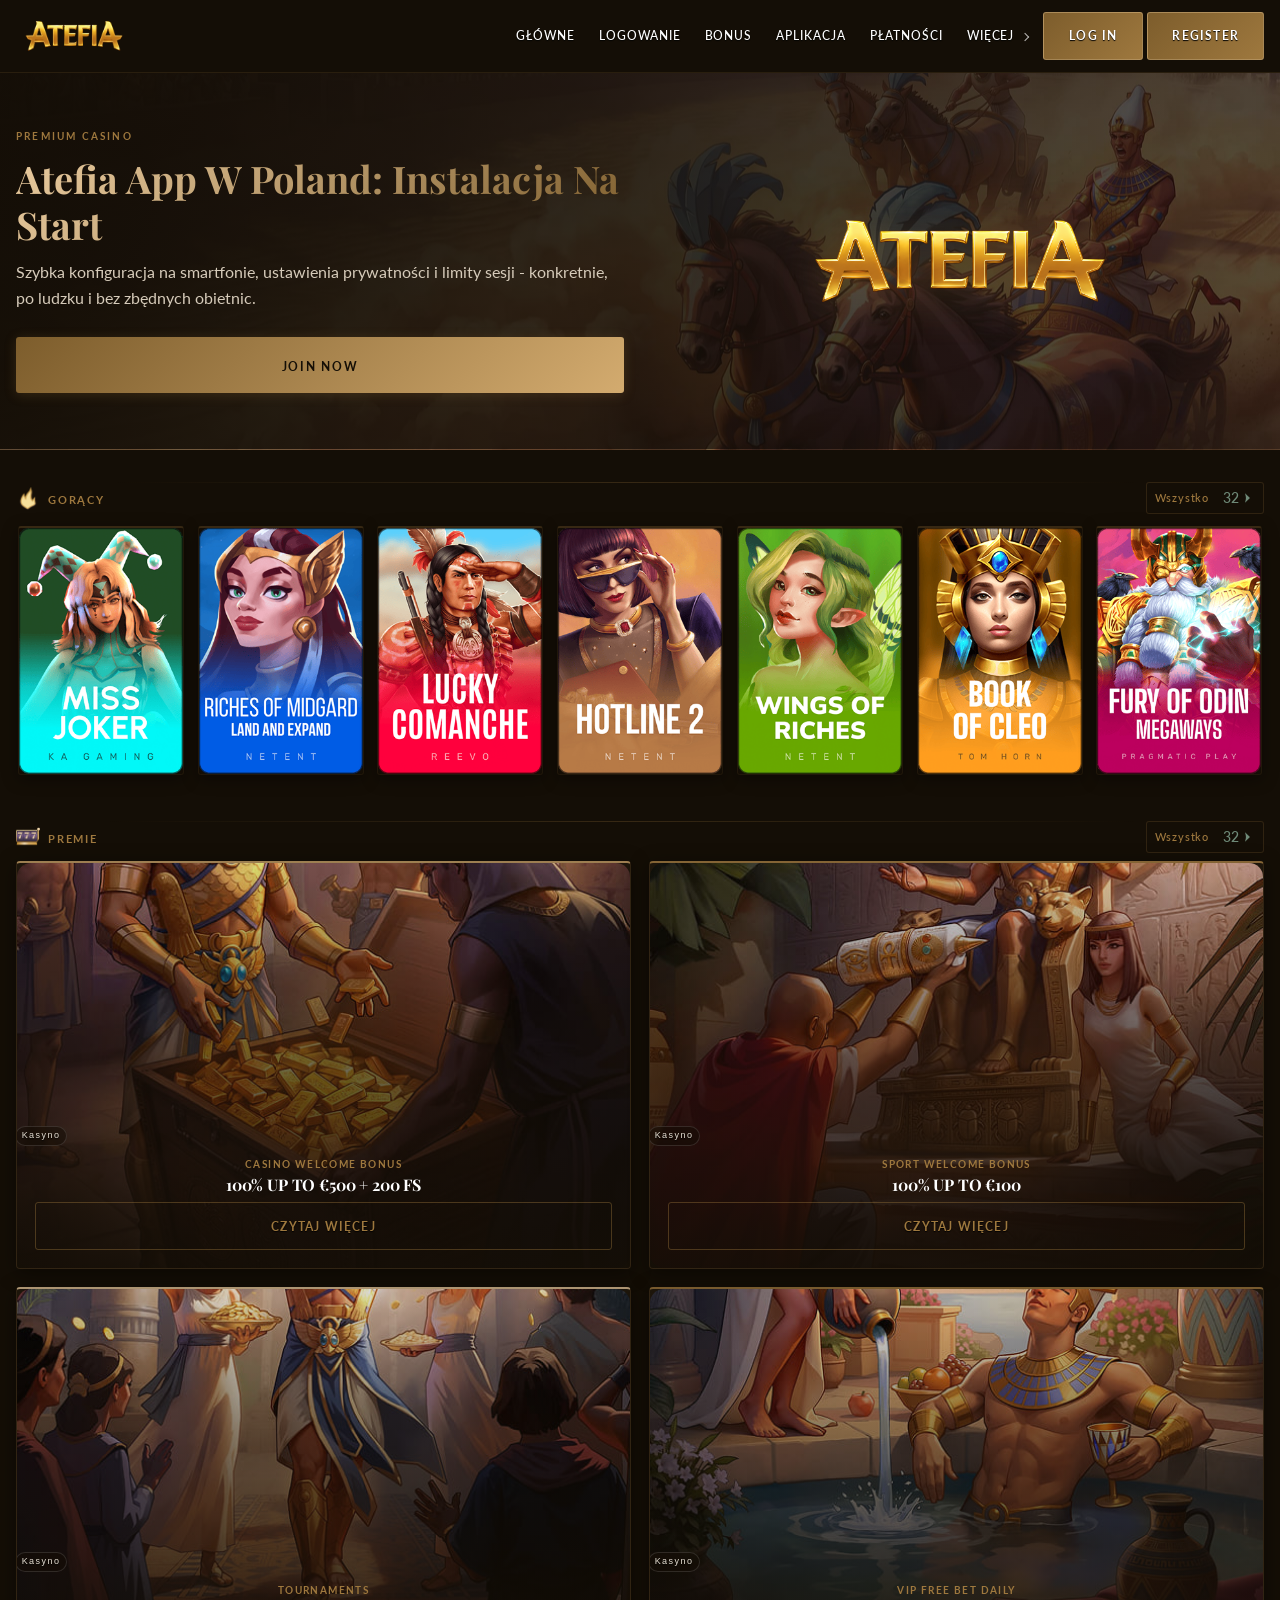
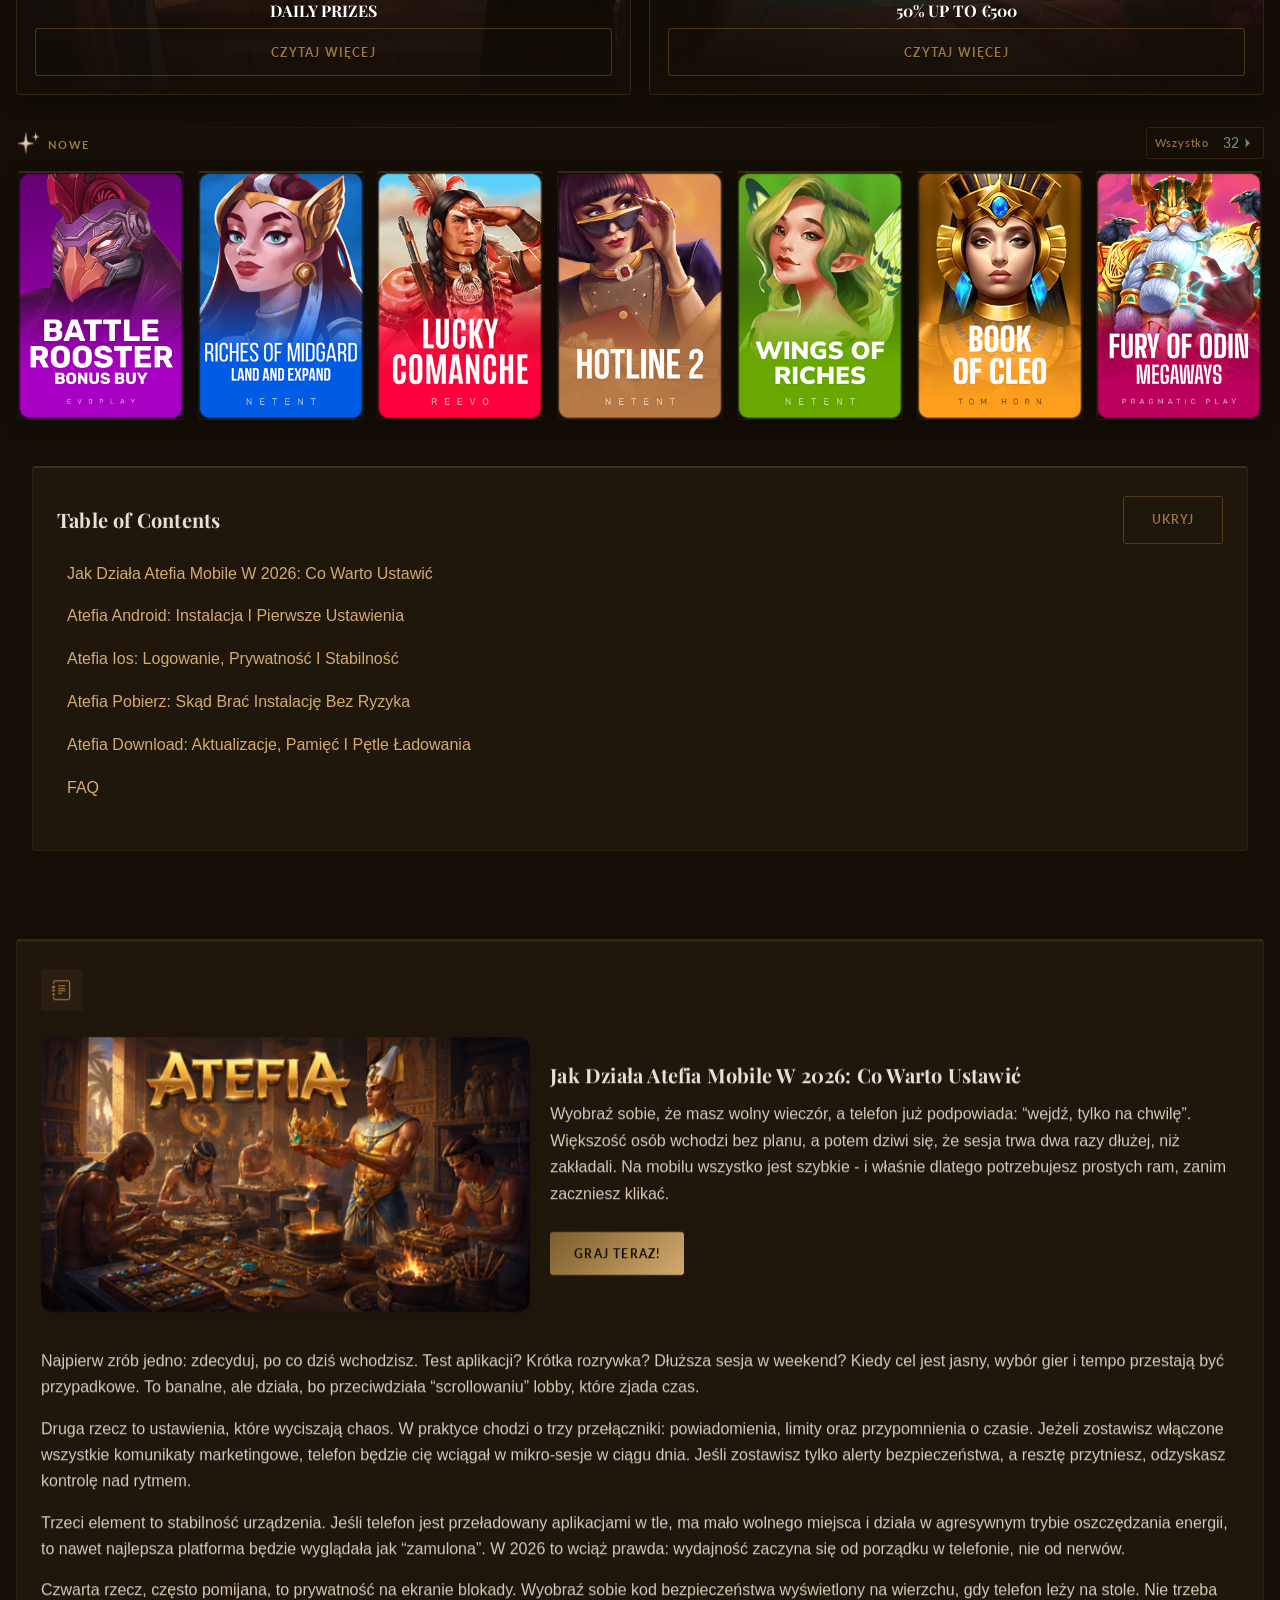
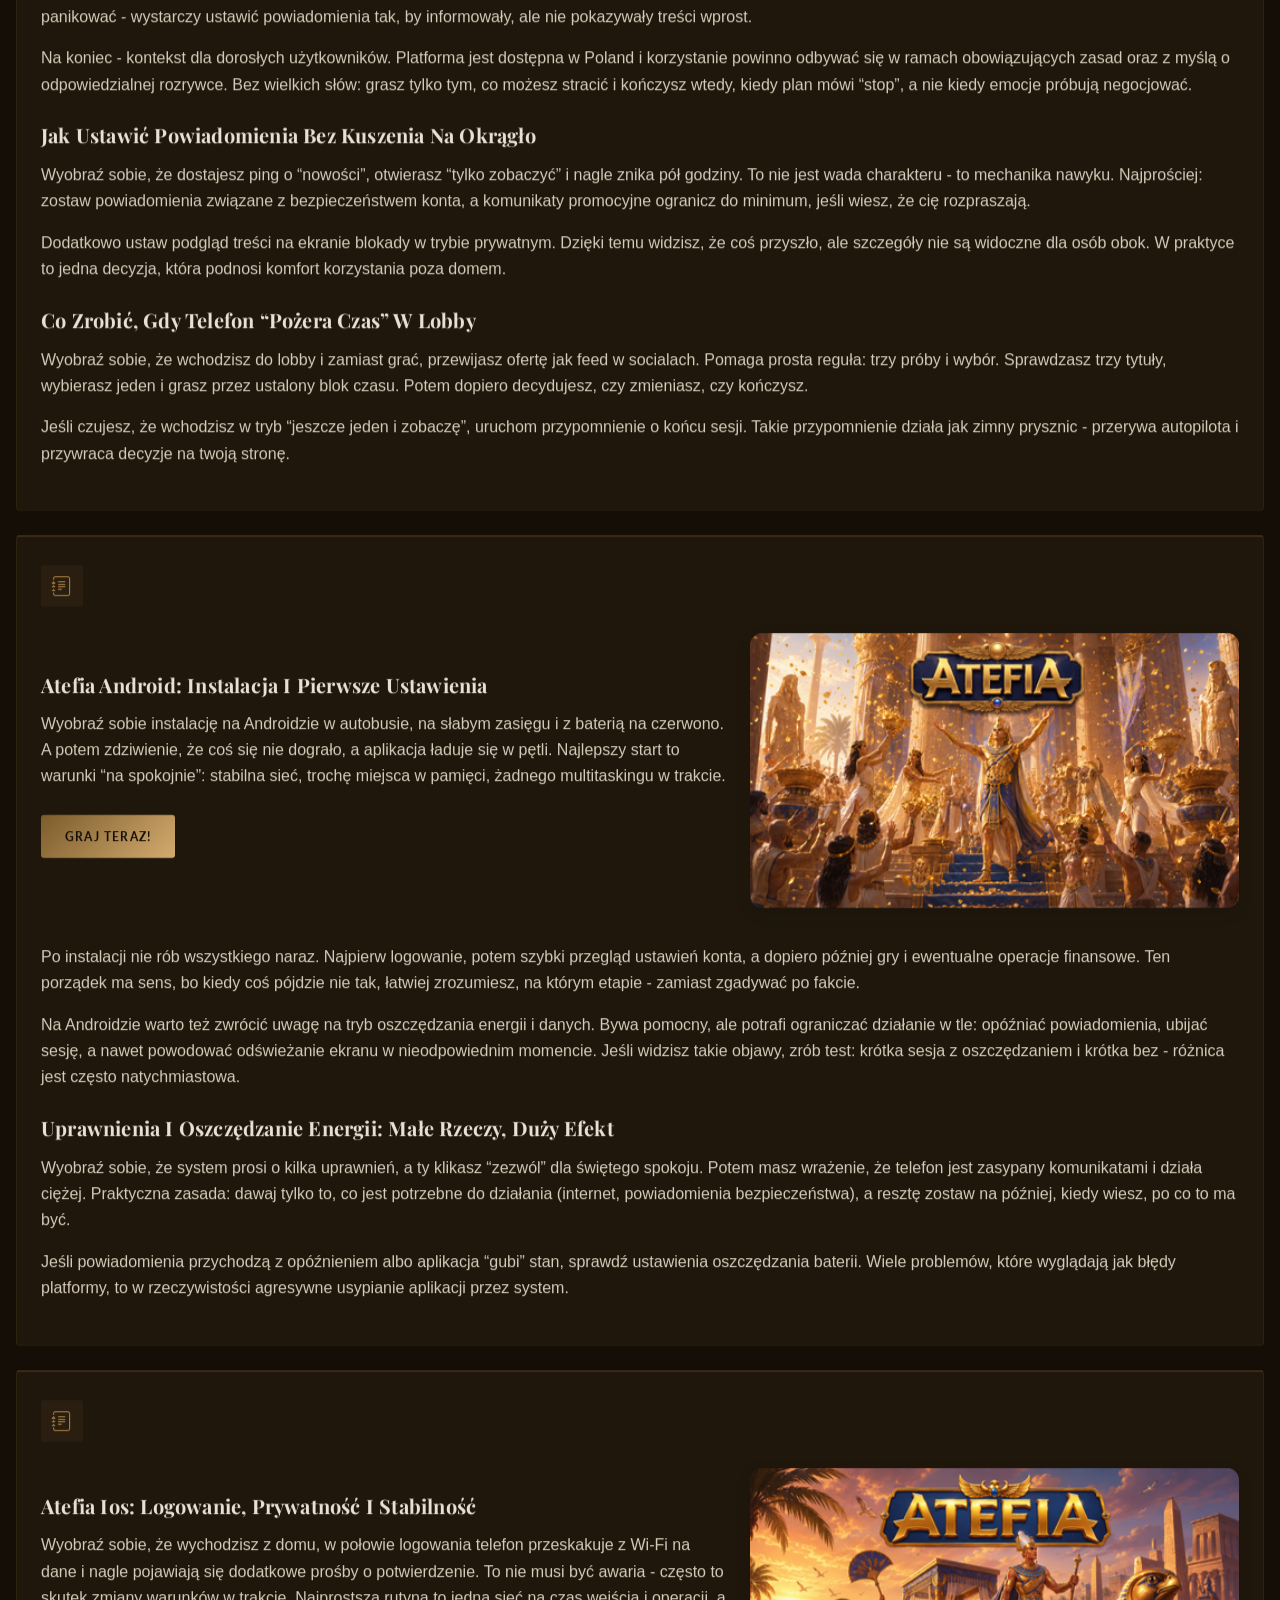
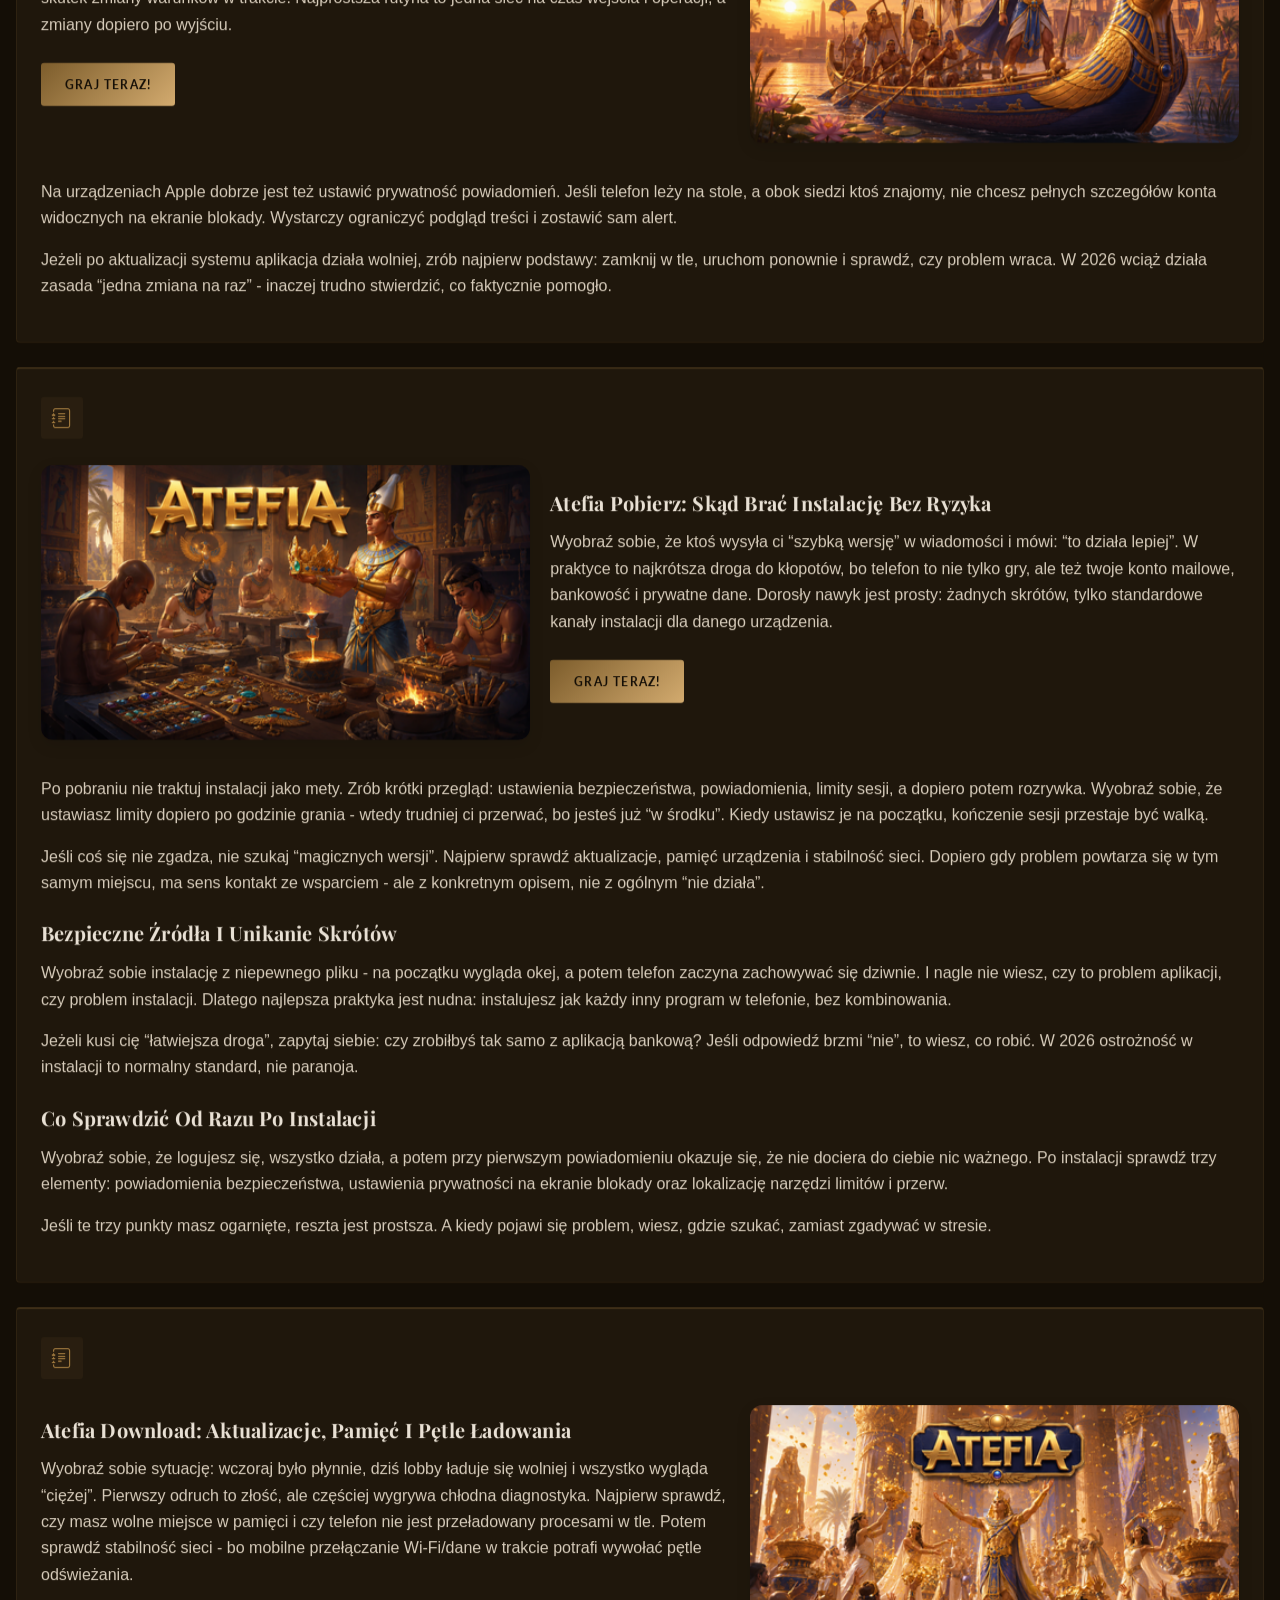
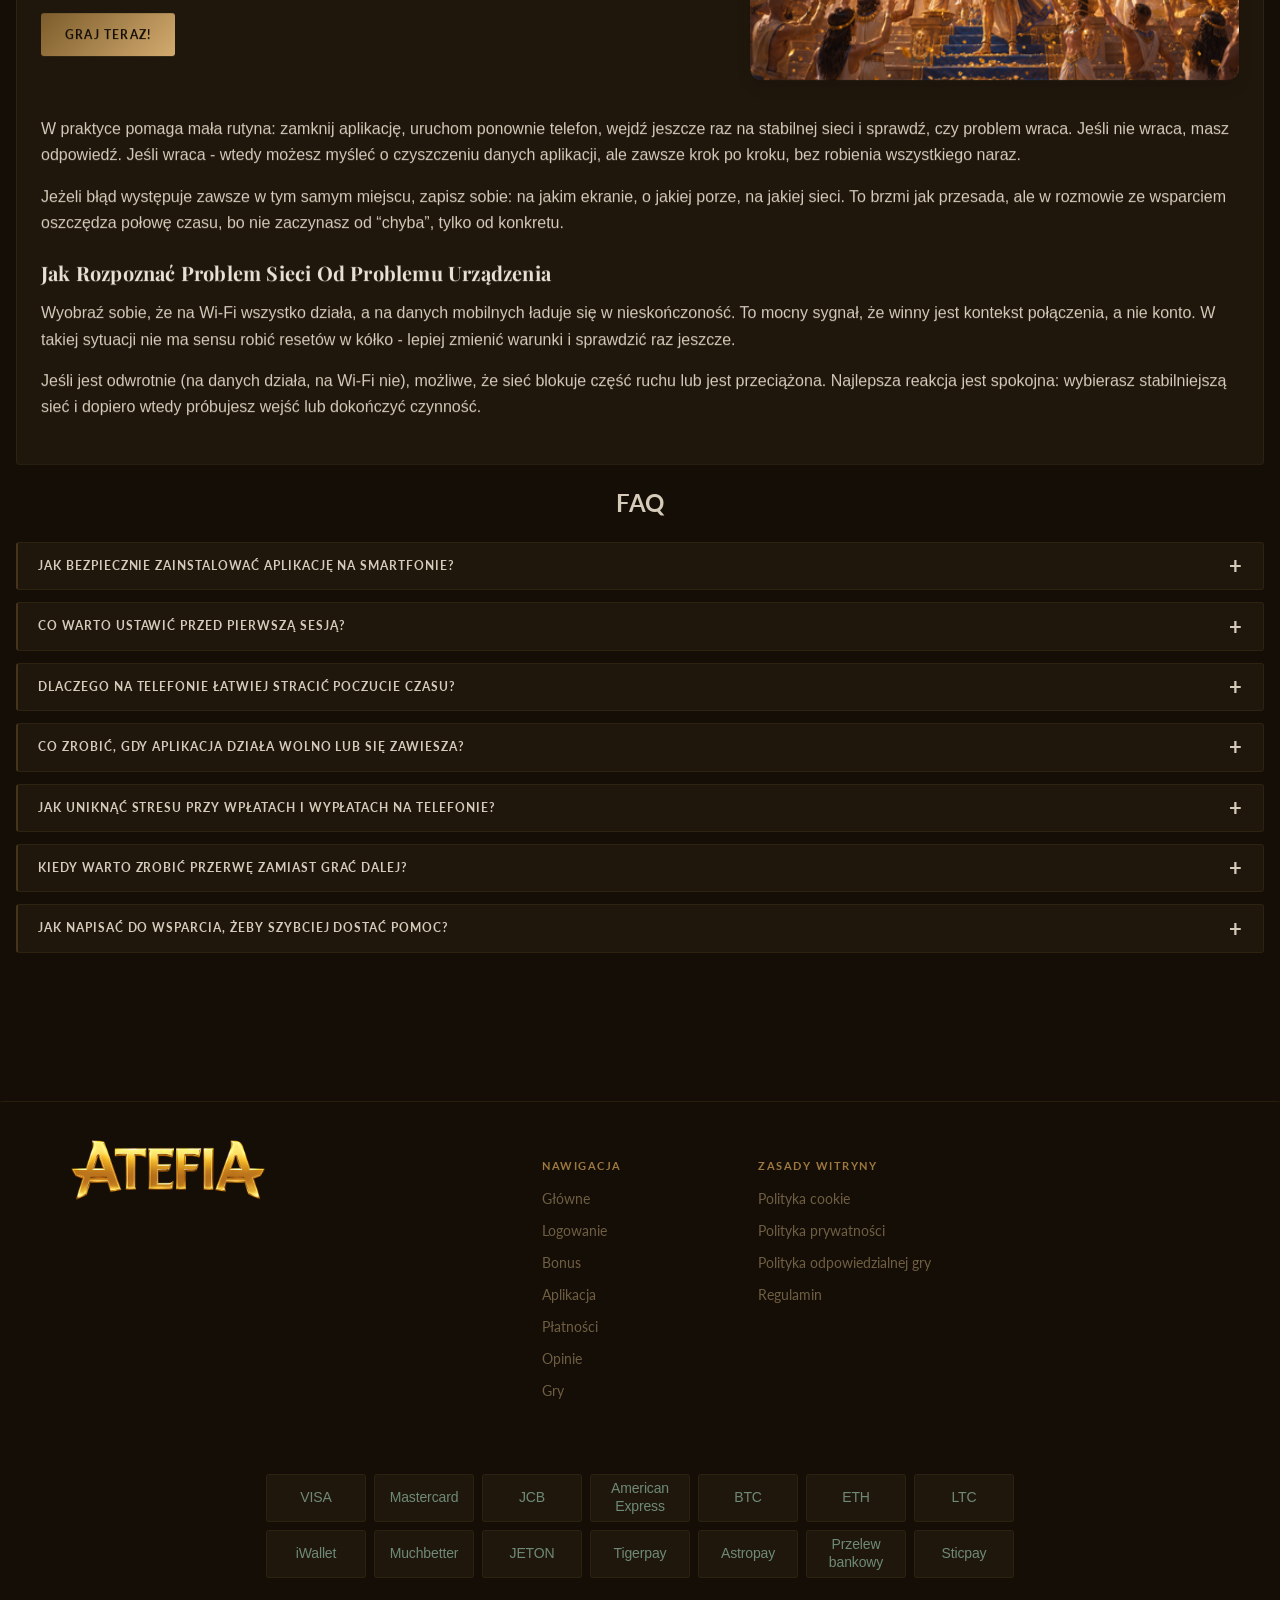
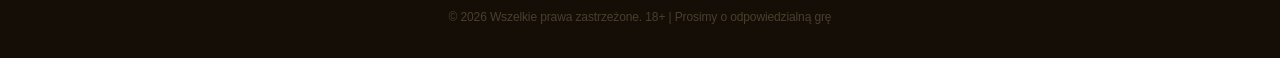
<file: app/index.html>
<!DOCTYPE html><html lang="pl-PL"><head>
<meta charset="utf-8">
<meta content="width=device-width, initial-scale=1.0" name="viewport">
<meta content="Atefia Aplikacja Mobilna W Poland: instalacja, logowanie, płatności i limity sesji na smartfonie w 2026 | Atefia Apk pobierz bezpiecznie" name="description">
<title>Atefia Aplikacja Poland - Instaluj Szybko | Pobierz</title>
<meta content="index, follow, max-image-preview:large" name="robots">
<link href="../manifest.json" rel="manifest">
<meta content="pl_PL" property="og:locale">
<meta content="Atefia" property="og:site_name">
<meta content="article" property="og:type">
<meta content="Atefia Aplikacja Poland - Instaluj Szybko | Pobierz" property="og:title">
<meta content="Atefia Aplikacja Mobilna W Poland: instalacja, logowanie, płatności i limity sesji na smartfonie w 2026 | Atefia Apk pobierz bezpiecznie" property="og:description">

<meta content="summary_large_image" name="twitter:card">
<meta content="Atefia Aplikacja Poland - Instaluj Szybko | Pobierz" name="twitter:title">
<meta content="Atefia Aplikacja Mobilna W Poland: instalacja, logowanie, płatności i limity sesji na smartfonie w 2026 | Atefia Apk pobierz bezpiecznie" name="twitter:description">
<link href="https://fonts.googleapis.com" rel="preconnect">
<link crossorigin="" href="https://fonts.gstatic.com" rel="preconnect">
<link href="https://fonts.googleapis.com/css2?family=Playfair+Display:ital,wght@0,400;0,500;0,600;0,700;1,400&amp;family=Lato:wght@300;400;700&amp;display=swap" rel="stylesheet">
<link href="../css/bootstrap-icons.min.css" rel="stylesheet">
<link href="../css/style.css" rel="stylesheet">



<link href="../css/promo-popup.css" rel="stylesheet">
<style class="auto-content-style">
    .auto-content-wrapper-giaom0 { font-family: inherit; line-height: 1.6; color: inherit; }
    .auto-content-wrapper-giaom0 p { margin-bottom: 15px; }
    .auto-content-wrapper-giaom0 h3 { font-size: 20px; font-weight: 700; margin: 25px 0 15px; }
    .auto-content-wrapper-giaom0 ul, .auto-content-wrapper-giaom0 ol { margin-bottom: 20px; padding-left: 20px; }
    .auto-content-wrapper-giaom0 li { margin-bottom: 8px; }
    .auto-content-wrapper-giaom0 table { width: 100%; border-collapse: collapse; margin: 25px 0; background: #ffffff; border: 1px solid #e5e7eb; border-radius: 8px; overflow: hidden; }
    .auto-content-wrapper-giaom0 th { background: #f3f4f6; font-weight: 600; text-align: left; padding: 12px 16px; border-bottom: 2px solid #d1d5db; }
    .auto-content-wrapper-giaom0 td { padding: 12px 16px; border-bottom: 1px solid #e5e7eb; color: #000; }
    .modern-card-giaom0 .auto-content-wrapper-giaom0 { margin-top: 0; }
    .btn-cta-main-giaom0 { display: inline-block; text-decoration: none; padding: 12px 25px; background-color: var(--color-primary, #a00000); color: #fff; border-radius: 8px; font-weight: bold; margin: 10px 0 20px; transition: 0.3s; }
    .btn-cta-main-giaom0:hover { background-color: var(--color-secondary, #f6b625); color: #fff; filter: brightness(1.1); }
    .split-side-img-giaom0 { width: 100%; height: auto; border-radius: 12px; box-shadow: 0 5px 15px rgba(0,0,0,0.1); }
    </style>
<link rel="icon" type="image/png" href="../images/fav.png"><link rel="apple-touch-icon" href="../images/fav.png">
<link rel="canonical" href="atefia-poland.net/app/">
<meta property="og:url" content="atefia-poland.net/app/">
<meta property="twitter:url" content="atefia-poland.net/app/">
<link rel="alternate" hreflang="x-default" href="atefia-poland.net/app/">
<link rel="alternate" hreflang="pl-PL" href="atefia-poland.net/app/">
<link rel="stylesheet" href="../style-lang.css"></head>
<body>
<header>
<div class="header__inner-giaom0">
<div class="header__logo-wrap-giaom0">
<a aria-label="Atefia home" class="header__logo" href="../" rel="home">
<img alt="Atefia logo" height="36" src="../images/logo.png" width="100">
</a>
</div>
<button aria-label="Przełącz nawigację" class="navbar-toggler-giaom0 collapsed-giaom0" type="button">
<span class="navbar-toggler-icon-giaom0"></span>
</button>
<nav class="header__navigation-giaom0" id="navbarNav-giaom0">
<ul class="header--navigation__list-giaom0" id="menu-header-giaom0"><li class="header-navigation-list__item-giaom0 menu-item nav-item"><div class="link-wrapper-giaom0"><a class="nav-link-giaom0 header-navigation-list__link-giaom0" href="../"><span itemprop="name">Główne</span></a></div></li><li class="header-navigation-list__item-giaom0 menu-item nav-item"><div class="link-wrapper-giaom0"><a class="nav-link-giaom0 header-navigation-list__link-giaom0" href="../logowanie/"><span itemprop="name">Logowanie</span></a></div></li><li class="header-navigation-list__item-giaom0 menu-item nav-item"><div class="link-wrapper-giaom0"><a class="nav-link-giaom0 header-navigation-list__link-giaom0" href="../bonus/"><span itemprop="name">Bonus</span></a></div></li><li class="header-navigation-list__item-giaom0 menu-item nav-item current-menu-item-giaom0"><div class="link-wrapper-giaom0"><a class="nav-link-giaom0 header-navigation-list__link-giaom0" href="./"><span itemprop="name">Aplikacja</span></a></div></li><li class="header-navigation-list__item-giaom0 menu-item nav-item"><div class="link-wrapper-giaom0"><a class="nav-link-giaom0 header-navigation-list__link-giaom0" href="../platnosci/"><span itemprop="name">Płatności</span></a></div></li><li class="header-navigation-list__item-giaom0 menu-item nav-item has-submenu-giaom0"><div class="link-wrapper-giaom0"><a aria-expanded="false" aria-haspopup="true" class="nav-link-giaom0 header-navigation-list__link-giaom0" data-submenu-toggle-giaom0="true" href="#"><span itemprop="name">Więcej</span></a></div><ul class="header-submenu-giaom0"><li class="menu-item nav-item"><a class="nav-link-giaom0" href="../opinie/"><span itemprop="name">Opinie</span></a></li><li class="menu-item nav-item"><a class="nav-link-giaom0" href="../gry/"><span itemprop="name">Gry</span></a></li></ul></li></ul>
</nav>
<div class="header__actions-giaom0">
<button class="button-giaom0 button--xs-giaom0 button--secondary-giaom0 header--actions__item-giaom0" data-aff="true" rel="nofollow" type="button">Log in</button>
<button class="button-giaom0 button--xs-giaom0 button--secondary-giaom0 header--actions__item-giaom0" data-aff="true" rel="nofollow" type="button">Register</button>
</div>
</div>
</header>
<main>
<div class="ts3-hero-giaom0">
<div class="container-giaom0 ts3-hero__inner-giaom0">
<div class="ts3-hero__text-giaom0">
<span class="ts3-hero__tag-giaom0">Premium Casino</span>
<h1 class="ts3-hero__title-giaom0">Atefia App W Poland: Instalacja Na Start</h1><div class="auto-content-wrapper-giaom0"><p class="c5">Szybka konfiguracja na smartfonie, ustawienia prywatności i limity sesji - konkretnie, po ludzku i bez zbędnych obietnic.</p></div>
<button class="button-giaom0 button--m-giaom0 button--primary-giaom0" data-aff="true" rel="nofollow" type="button">Join Now</button>
</div>
<div class="ts3-hero__logo-wrap-giaom0">
<img alt="Atefia" height="58" src="../images/logo.png" width="160">
</div>
</div>
</div>
<div class="container-giaom0">
<div class="page-content-giaom0">
<section class="game--section-giaom0">
<div class="game--section__title-giaom0">
<img alt="hot-icon" class="game--section--title__icon-giaom0" height="20" src="../assets/icons/titles/hot.svg" width="20">
<span class="game--section--title__text-giaom0">Gorący</span>
<div class="game--section__actions-giaom0">
<div class="title-divider-line-giaom0"></div>
<a class="all-games-link__wrap" href="../atefiapolandnet/" rel="nofollow noopener">
<div class="all-games-link-giaom0">
                  Wszystko
                  <span class="all-games-link__arrow-btn-giaom0">
                    32
                    <svg height="12" viewBox="0 0 12 12" width="12" xmlns="http://www.w3.org/2000/svg">
<path d="M8.97656 5.99975L4.02539 10.828L4.77408 7.38609C4.9728 6.47255 4.97279 5.52696 4.77406 4.61342L4.02539 1.17188L8.97656 5.99975Z"></path>
</svg>
</span>
</div>
</a>
</div>
</div>
<div class="games-list-giaom0">
<a class="game-card-link-giaom0" data-aff="true" href="../atefiapolandnet/" rel="nofollow noopener" target="_blank">
<div class="game-card-giaom0">
<img alt="karta gry 1" src="../assets/images/game-cards/hot/game-card-image1.png">
</div>
</a>
<a class="game-card-link-giaom0" data-aff="true" href="../atefiapolandnet/" rel="nofollow noopener" target="_blank">
<div class="game-card-giaom0">
<img alt="karta gry 2" src="../assets/images/game-cards/hot/game-card-image2.png">
</div>
</a>
<a class="game-card-link-giaom0" data-aff="true" href="../atefiapolandnet/" rel="nofollow noopener" target="_blank">
<div class="game-card-giaom0">
<img alt="karta gry 3" src="../assets/images/game-cards/hot/game-card-image3.png">
</div>
</a>
<a class="game-card-link-giaom0" data-aff="true" href="../atefiapolandnet/" rel="nofollow noopener" target="_blank">
<div class="game-card-giaom0">
<img alt="game-card 4" src="../assets/images/game-cards/hot/game-card-image4.png">
</div>
</a>
<a class="game-card-link-giaom0" data-aff="true" href="../atefiapolandnet/" rel="nofollow noopener" target="_blank">
<div class="game-card-giaom0">
<img alt="game-card 5" src="../assets/images/game-cards/hot/game-card-image5.png">
</div>
</a>
<a class="game-card-link-giaom0" data-aff="true" href="../atefiapolandnet/" rel="nofollow noopener" target="_blank">
<div class="game-card-giaom0">
<img alt="game-card 6" src="../assets/images/game-cards/hot/game-card-image6.png">
</div>
</a>
<a class="game-card-link-giaom0" data-aff="true" href="../atefiapolandnet/" rel="nofollow noopener" target="_blank">
<div class="game-card-giaom0">
<img alt="game-card 7" src="../assets/images/game-cards/hot/game-card-image7.png">
</div>
</a>
</div>
</section>
<section class="bonus--section-giaom0">
<div class="game--section__title-giaom0">
<img alt="bonuses-icon" class="game--section--title__icon-giaom0" height="20" src="../assets/icons/titles/bonuses.svg" width="20">
<span class="game--section--title__text-giaom0">Premie</span>
<div class="game--section__actions-giaom0">
<div class="title-divider-line-giaom0"></div>
<a class="all-games-link__wrap" href="../atefiapolandnet/" rel="nofollow noopener">
<div class="all-games-link-giaom0">
                  Wszystko
                  <span class="all-games-link__arrow-btn-giaom0">
                    32
                    <svg height="12" viewBox="0 0 12 12" width="12" xmlns="http://www.w3.org/2000/svg">
<path d="M8.97656 5.99975L4.02539 10.828L4.77408 7.38609C4.9728 6.47255 4.97279 5.52696 4.77406 4.61342L4.02539 1.17188L8.97656 5.99975Z"></path>
</svg>
</span>
</div>
</a>
</div>
</div>
<div class="bonus-list-giaom0">
<div class="bonus-card-giaom0">
<div class="bonus-card-lable-giaom0 bonus-lable--casino-giaom0"><span>Kasyno</span></div>
<img alt="bonus 1" src="../assets/images/bonuses/bonus-card1.jpg">
<div class="bonus-card__body-giaom0">
<p class="bonus-card--body__title-giaom0">Casino Welcome Bonus</p>
<h3 class="bonus-card--body__heading-giaom0">100% up to €500 + 200 FS</h3>
<button class="button-giaom0 button--s-giaom0 button--secondary-giaom0 bonus-card--body__btn-giaom0" data-aff="true" rel="nofollow" type="button">Czytaj więcej</button>
</div>
</div>
<div class="bonus-card-giaom0">
<div class="bonus-card-lable-giaom0 bonus-lable--casino-giaom0"><span>Kasyno</span></div>
<img alt="bonus 2" src="../assets/images/bonuses/bonus-card2.jpg">
<div class="bonus-card__body-giaom0">
<p class="bonus-card--body__title-giaom0">Sport Welcome Bonus</p>
<h3 class="bonus-card--body__heading-giaom0">100% up to €100</h3>
<button class="button-giaom0 button--s-giaom0 button--secondary-giaom0 bonus-card--body__btn-giaom0" data-aff="true" rel="nofollow" type="button">Czytaj więcej</button>
</div>
</div>
<div class="bonus-card-giaom0">
<div class="bonus-card-lable-giaom0 bonus-lable--casino-giaom0"><span>Kasyno</span></div>
<img alt="bonus 3" src="../assets/images/bonuses/bonus-card3.jpg">
<div class="bonus-card__body-giaom0">
<p class="bonus-card--body__title-giaom0">Tournaments</p>
<h3 class="bonus-card--body__heading-giaom0">Daily prizes</h3>
<button class="button-giaom0 button--s-giaom0 button--secondary-giaom0 bonus-card--body__btn-giaom0" data-aff="true" rel="nofollow" type="button">Czytaj więcej</button>
</div>
</div>
<div class="bonus-card-giaom0">
<div class="bonus-card-lable-giaom0 bonus-lable--casino-giaom0"><span>Kasyno</span></div>
<img alt="bonus 4" src="../assets/images/bonuses/bonus-card4.jpg">
<div class="bonus-card__body-giaom0">
<p class="bonus-card--body__title-giaom0">VIP Free bet Daily</p>
<h3 class="bonus-card--body__heading-giaom0">50% up to €500</h3>
<button class="button-giaom0 button--s-giaom0 button--secondary-giaom0 bonus-card--body__btn-giaom0" data-aff="true" rel="nofollow" type="button">Czytaj więcej</button>
</div>
</div>
</div>
</section>
<section class="game--section-giaom0">
<div class="game--section__title-giaom0">
<img alt="new-icon" class="game--section--title__icon-giaom0" height="20" src="../assets/icons/titles/new.svg" width="20">
<span class="game--section--title__text-giaom0">Nowe</span>
<div class="game--section__actions-giaom0">
<div class="title-divider-line-giaom0"></div>
<a class="all-games-link__wrap" href="../atefiapolandnet/" rel="nofollow noopener">
<div class="all-games-link-giaom0">
                  Wszystko
                  <span class="all-games-link__arrow-btn-giaom0">
                    32
                    <svg height="12" viewBox="0 0 12 12" width="12" xmlns="http://www.w3.org/2000/svg">
<path d="M8.97656 5.99975L4.02539 10.828L4.77408 7.38609C4.9728 6.47255 4.97279 5.52696 4.77406 4.61342L4.02539 1.17188L8.97656 5.99975Z"></path>
</svg>
</span>
</div>
</a>
</div>
</div>
<div class="games-list-giaom0">
<a class="game-card-link-giaom0" data-aff="true" href="../atefiapolandnet/" rel="nofollow noopener" target="_blank">
<div class="game-card-giaom0">
<img alt="karta gry 1" src="../assets/images/game-cards/new/game-card-image1.png">
</div>
</a>
<a class="game-card-link-giaom0" data-aff="true" href="../atefiapolandnet/" rel="nofollow noopener" target="_blank">
<div class="game-card-giaom0">
<img alt="karta gry 2" src="../assets/images/game-cards/new/game-card-image2.png">
</div>
</a>
<a class="game-card-link-giaom0" data-aff="true" href="../atefiapolandnet/" rel="nofollow noopener" target="_blank">
<div class="game-card-giaom0">
<img alt="karta gry 3" src="../assets/images/game-cards/new/game-card-image3.png">
</div>
</a>
<a class="game-card-link-giaom0" data-aff="true" href="../atefiapolandnet/" rel="nofollow noopener" target="_blank">
<div class="game-card-giaom0">
<img alt="game-card 4" src="../assets/images/game-cards/new/game-card-image4.png">
</div>
</a>
<a class="game-card-link-giaom0" data-aff="true" href="../atefiapolandnet/" rel="nofollow noopener" target="_blank">
<div class="game-card-giaom0">
<img alt="game-card 5" src="../assets/images/game-cards/new/game-card-image5.png">
</div>
</a>
<a class="game-card-link-giaom0" data-aff="true" href="../atefiapolandnet/" rel="nofollow noopener" target="_blank">
<div class="game-card-giaom0">
<img alt="game-card 6" src="../assets/images/game-cards/new/game-card-image6.png">
</div>
</a>
<a class="game-card-link-giaom0" data-aff="true" href="../atefiapolandnet/" rel="nofollow noopener" target="_blank">
<div class="game-card-giaom0">
<img alt="game-card 7" src="../assets/images/game-cards/new/game-card-image7.png">
</div>
</a>
</div>
</section>
<section class="container-giaom0 mb-4-giaom0">
<div class="modern-card-giaom0" id="toc-container-giaom0">
<div class="toc-header" id="toc-header-giaom0">
<h3>Table of Contents</h3>
<button class="button-giaom0 button--xs-giaom0 button--secondary-giaom0" id="toc-toggle-giaom0">Ukryj</button>
</div>
<div id="toc-body-giaom0">
<ul class="mt-3-giaom0" id="toc-list-giaom0"></ul>
</div>
</div>
</section>
<div id="seo-content-inject-giaom0"><article class="modern-card-giaom0 mb-4-giaom0"><i class="bi bi-journal-text modern-card-icon-giaom0"></i><div class="row-giaom0 align-items-center mb-4-giaom0"><div class="col-lg-5-giaom0 col-md-12-giaom0 text-center-giaom0"><img alt="Atefia Aplikacja 1" class="split-side-img-giaom0" src="../images/app_1.png"></div><div class="col-lg-7-giaom0 col-md-12-giaom0"><h2 id="jak-dzia-a-atefia-mobile-w-2026-co-warto-ustawi-giaom0">Jak Działa Atefia Mobile W 2026: Co Warto Ustawić</h2><div class="auto-content-wrapper-giaom0"><p class="c5">Wyobraź sobie, że masz wolny wieczór, a telefon już podpowiada: “wejdź, tylko na chwilę”. Większość osób wchodzi bez planu, a potem dziwi się, że sesja trwa dwa razy dłużej, niż zakładali. Na mobilu wszystko jest szybkie - i właśnie dlatego potrzebujesz prostych ram, zanim zaczniesz klikać.</p><button class="btn-cta-main-giaom0" data-aff="true" rel="nofollow" type="button">Graj teraz!</button></div></div></div><div class="auto-content-wrapper-giaom0"><p class="c5">Najpierw zrób jedno: zdecyduj, po co dziś wchodzisz. Test aplikacji? Krótka rozrywka? Dłuższa sesja w weekend? Kiedy cel jest jasny, wybór gier i tempo przestają być przypadkowe. To banalne, ale działa, bo przeciwdziała “scrollowaniu” lobby, które zjada czas.</p>
<p class="c5">Druga rzecz to ustawienia, które wyciszają chaos. W praktyce chodzi o trzy przełączniki: powiadomienia, limity oraz przypomnienia o czasie. Jeżeli zostawisz włączone wszystkie komunikaty marketingowe, telefon będzie cię wciągał w mikro-sesje w ciągu dnia. Jeśli zostawisz tylko alerty bezpieczeństwa, a resztę przytniesz, odzyskasz kontrolę nad rytmem.</p>
<p class="c5">Trzeci element to stabilność urządzenia. Jeśli telefon jest przeładowany aplikacjami w tle, ma mało wolnego miejsca i działa w agresywnym trybie oszczędzania energii, to nawet najlepsza platforma będzie wyglądała jak “zamulona”. W 2026 to wciąż prawda: wydajność zaczyna się od porządku w telefonie, nie od nerwów.</p>
<p class="c5">Czwarta rzecz, często pomijana, to prywatność na ekranie blokady. Wyobraź sobie kod bezpieczeństwa wyświetlony na wierzchu, gdy telefon leży na stole. Nie trzeba panikować - wystarczy ustawić powiadomienia tak, by informowały, ale nie pokazywały treści wprost.</p>
<p class="c5">Na koniec - kontekst dla dorosłych użytkowników. Platforma jest dostępna w Poland i korzystanie powinno odbywać się w ramach obowiązujących zasad oraz z myślą o odpowiedzialnej rozrywce. Bez wielkich słów: grasz tylko tym, co możesz stracić i kończysz wtedy, kiedy plan mówi “stop”, a nie kiedy emocje próbują negocjować.</p>
<h3>Jak Ustawić Powiadomienia Bez Kuszenia Na Okrągło</h3>
<p class="c5">Wyobraź sobie, że dostajesz ping o “nowości”, otwierasz “tylko zobaczyć” i nagle znika pół godziny. To nie jest wada charakteru - to mechanika nawyku. Najprościej: zostaw powiadomienia związane z bezpieczeństwem konta, a komunikaty promocyjne ogranicz do minimum, jeśli wiesz, że cię rozpraszają.</p>
<p class="c5">Dodatkowo ustaw podgląd treści na ekranie blokady w trybie prywatnym. Dzięki temu widzisz, że coś przyszło, ale szczegóły nie są widoczne dla osób obok. W praktyce to jedna decyzja, która podnosi komfort korzystania poza domem.</p>
<h3>Co Zrobić, Gdy Telefon “Pożera Czas” W Lobby</h3>
<p class="c5">Wyobraź sobie, że wchodzisz do lobby i zamiast grać, przewijasz ofertę jak feed w socialach. Pomaga prosta reguła: trzy próby i wybór. Sprawdzasz trzy tytuły, wybierasz jeden i grasz przez ustalony blok czasu. Potem dopiero decydujesz, czy zmieniasz, czy kończysz.</p>
<p class="c5">Jeśli czujesz, że wchodzisz w tryb “jeszcze jeden i zobaczę”, uruchom przypomnienie o końcu sesji. Takie przypomnienie działa jak zimny prysznic - przerywa autopilota i przywraca decyzje na twoją stronę.</p></div></article><article class="modern-card-giaom0 mb-4-giaom0"><i class="bi bi-journal-text modern-card-icon-giaom0"></i><div class="row-giaom0 align-items-center mb-4-giaom0"><div class="col-lg-7-giaom0 col-md-12-giaom0"><h2 id="atefia-android-instalacja-i-pierwsze-ustawienia-giaom0">Atefia Android: Instalacja I Pierwsze Ustawienia</h2><div class="auto-content-wrapper-giaom0"><p class="c5">Wyobraź sobie instalację na Androidzie w autobusie, na słabym zasięgu i z baterią na czerwono. A potem zdziwienie, że coś się nie dograło, a aplikacja ładuje się w pętli. Najlepszy start to warunki “na spokojnie”: stabilna sieć, trochę miejsca w pamięci, żadnego multitaskingu w trakcie.</p><button class="btn-cta-main-giaom0" data-aff="true" rel="nofollow" type="button">Graj teraz!</button></div></div><div class="col-lg-5-giaom0 col-md-12-giaom0 text-center-giaom0"><img alt="Atefia Aplikacja 2" class="split-side-img-giaom0" src="../images/app_2.png"></div></div><div class="auto-content-wrapper-giaom0"><p class="c5">Po instalacji nie rób wszystkiego naraz. Najpierw logowanie, potem szybki przegląd ustawień konta, a dopiero później gry i ewentualne operacje finansowe. Ten porządek ma sens, bo kiedy coś pójdzie nie tak, łatwiej zrozumiesz, na którym etapie - zamiast zgadywać po fakcie.</p>
<p class="c5">Na Androidzie warto też zwrócić uwagę na tryb oszczędzania energii i danych. Bywa pomocny, ale potrafi ograniczać działanie w tle: opóźniać powiadomienia, ubijać sesję, a nawet powodować odświeżanie ekranu w nieodpowiednim momencie. Jeśli widzisz takie objawy, zrób test: krótka sesja z oszczędzaniem i krótka bez - różnica jest często natychmiastowa.</p>
<h3>Uprawnienia I Oszczędzanie Energii: Małe Rzeczy, Duży Efekt</h3>
<p class="c5">Wyobraź sobie, że system prosi o kilka uprawnień, a ty klikasz “zezwól” dla świętego spokoju. Potem masz wrażenie, że telefon jest zasypany komunikatami i działa ciężej. Praktyczna zasada: dawaj tylko to, co jest potrzebne do działania (internet, powiadomienia bezpieczeństwa), a resztę zostaw na później, kiedy wiesz, po co to ma być.</p>
<p class="c5">Jeśli powiadomienia przychodzą z opóźnieniem albo aplikacja “gubi” stan, sprawdź ustawienia oszczędzania baterii. Wiele problemów, które wyglądają jak błędy platformy, to w rzeczywistości agresywne usypianie aplikacji przez system.</p></div></article><article class="modern-card-giaom0 mb-4-giaom0"><i class="bi bi-journal-text modern-card-icon-giaom0"></i><div class="row-giaom0 align-items-center mb-4-giaom0"><div class="col-lg-7-giaom0 col-md-12-giaom0"><h2 id="atefia-ios-logowanie-prywatno-i-stabilno-giaom0">Atefia Ios: Logowanie, Prywatność I Stabilność</h2><div class="auto-content-wrapper-giaom0"><p class="c5">Wyobraź sobie, że wychodzisz z domu, w połowie logowania telefon przeskakuje z Wi-Fi na dane i nagle pojawiają się dodatkowe prośby o potwierdzenie. To nie musi być awaria - często to skutek zmiany warunków w trakcie. Najprostsza rutyna to jedna sieć na czas wejścia i operacji, a zmiany dopiero po wyjściu.</p><button class="btn-cta-main-giaom0" data-aff="true" rel="nofollow" type="button">Graj teraz!</button></div></div><div class="col-lg-5-giaom0 col-md-12-giaom0 text-center-giaom0"><img alt="Atefia Aplikacja 3" class="split-side-img-giaom0" src="../images/app_3.png"></div></div><div class="auto-content-wrapper-giaom0"><p class="c5">Na urządzeniach Apple dobrze jest też ustawić prywatność powiadomień. Jeśli telefon leży na stole, a obok siedzi ktoś znajomy, nie chcesz pełnych szczegółów konta widocznych na ekranie blokady. Wystarczy ograniczyć podgląd treści i zostawić sam alert.</p>
<p class="c5">Jeżeli po aktualizacji systemu aplikacja działa wolniej, zrób najpierw podstawy: zamknij w tle, uruchom ponownie i sprawdź, czy problem wraca. W 2026 wciąż działa zasada “jedna zmiana na raz” - inaczej trudno stwierdzić, co faktycznie pomogło.</p></div></article><article class="modern-card-giaom0 mb-4-giaom0"><i class="bi bi-journal-text modern-card-icon-giaom0"></i><div class="row-giaom0 align-items-center mb-4-giaom0"><div class="col-lg-5-giaom0 col-md-12-giaom0 text-center-giaom0"><img alt="Atefia Pobierz: Skąd Brać Instalację Bez Ryzyka" class="split-side-img-giaom0" src="../images/app_4.png"></div><div class="col-lg-7-giaom0 col-md-12-giaom0"><h2 id="atefia-pobierz-sk-d-bra-instalacj-bez-ryzyka-giaom0">Atefia Pobierz: Skąd Brać Instalację Bez Ryzyka</h2><div class="auto-content-wrapper-giaom0"><p class="c5">Wyobraź sobie, że ktoś wysyła ci “szybką wersję” w wiadomości i mówi: “to działa lepiej”. W praktyce to najkrótsza droga do kłopotów, bo telefon to nie tylko gry, ale też twoje konto mailowe, bankowość i prywatne dane. Dorosły nawyk jest prosty: żadnych skrótów, tylko standardowe kanały instalacji dla danego urządzenia.</p><button class="btn-cta-main-giaom0" data-aff="true" rel="nofollow" type="button">Graj teraz!</button></div></div></div><div class="auto-content-wrapper-giaom0"><p class="c5">Po pobraniu nie traktuj instalacji jako mety. Zrób krótki przegląd: ustawienia bezpieczeństwa, powiadomienia, limity sesji, a dopiero potem rozrywka. Wyobraź sobie, że ustawiasz limity dopiero po godzinie grania - wtedy trudniej ci przerwać, bo jesteś już “w środku”. Kiedy ustawisz je na początku, kończenie sesji przestaje być walką.</p>
<p class="c5">Jeśli coś się nie zgadza, nie szukaj “magicznych wersji”. Najpierw sprawdź aktualizacje, pamięć urządzenia i stabilność sieci. Dopiero gdy problem powtarza się w tym samym miejscu, ma sens kontakt ze wsparciem - ale z konkretnym opisem, nie z ogólnym “nie działa”.</p>
<h3>Bezpieczne Źródła I Unikanie Skrótów</h3>
<p class="c5">Wyobraź sobie instalację z niepewnego pliku - na początku wygląda okej, a potem telefon zaczyna zachowywać się dziwnie. I nagle nie wiesz, czy to problem aplikacji, czy problem instalacji. Dlatego najlepsza praktyka jest nudna: instalujesz jak każdy inny program w telefonie, bez kombinowania.</p>
<p class="c5">Jeżeli kusi cię “łatwiejsza droga”, zapytaj siebie: czy zrobiłbyś tak samo z aplikacją bankową? Jeśli odpowiedź brzmi “nie”, to wiesz, co robić. W 2026 ostrożność w instalacji to normalny standard, nie paranoja.</p>
<h3>Co Sprawdzić Od Razu Po Instalacji</h3>
<p class="c5">Wyobraź sobie, że logujesz się, wszystko działa, a potem przy pierwszym powiadomieniu okazuje się, że nie dociera do ciebie nic ważnego. Po instalacji sprawdź trzy elementy: powiadomienia bezpieczeństwa, ustawienia prywatności na ekranie blokady oraz lokalizację narzędzi limitów i przerw.</p>
<p class="c5">Jeśli te trzy punkty masz ogarnięte, reszta jest prostsza. A kiedy pojawi się problem, wiesz, gdzie szukać, zamiast zgadywać w stresie.</p></div></article><article class="modern-card-giaom0 mb-4-giaom0"><i class="bi bi-journal-text modern-card-icon-giaom0"></i><div class="row-giaom0 align-items-center mb-4-giaom0"><div class="col-lg-7-giaom0 col-md-12-giaom0"><h2 id="atefia-download-aktualizacje-pami-i-p-tle-adowania-giaom0">Atefia Download: Aktualizacje, Pamięć I Pętle Ładowania</h2><div class="auto-content-wrapper-giaom0"><p class="c5">Wyobraź sobie sytuację: wczoraj było płynnie, dziś lobby ładuje się wolniej i wszystko wygląda “ciężej”. Pierwszy odruch to złość, ale częściej wygrywa chłodna diagnostyka. Najpierw sprawdź, czy masz wolne miejsce w pamięci i czy telefon nie jest przeładowany procesami w tle. Potem sprawdź stabilność sieci - bo mobilne przełączanie Wi-Fi/dane w trakcie potrafi wywołać pętle odświeżania.</p><button class="btn-cta-main-giaom0" data-aff="true" rel="nofollow" type="button">Graj teraz!</button></div></div><div class="col-lg-5-giaom0 col-md-12-giaom0 text-center-giaom0"><img alt="Atefia Download: Aktualizacje, Pamięć I Pętle Ładowania" class="split-side-img-giaom0" src="../images/app_5.png"></div></div><div class="auto-content-wrapper-giaom0"><p class="c5">W praktyce pomaga mała rutyna: zamknij aplikację, uruchom ponownie telefon, wejdź jeszcze raz na stabilnej sieci i sprawdź, czy problem wraca. Jeśli nie wraca, masz odpowiedź. Jeśli wraca - wtedy możesz myśleć o czyszczeniu danych aplikacji, ale zawsze krok po kroku, bez robienia wszystkiego naraz.</p>
<p class="c5">Jeżeli błąd występuje zawsze w tym samym miejscu, zapisz sobie: na jakim ekranie, o jakiej porze, na jakiej sieci. To brzmi jak przesada, ale w rozmowie ze wsparciem oszczędza połowę czasu, bo nie zaczynasz od “chyba”, tylko od konkretu.</p>
<h3>Jak Rozpoznać Problem Sieci Od Problemu Urządzenia</h3>
<p class="c5">Wyobraź sobie, że na Wi-Fi wszystko działa, a na danych mobilnych ładuje się w nieskończoność. To mocny sygnał, że winny jest kontekst połączenia, a nie konto. W takiej sytuacji nie ma sensu robić resetów w kółko - lepiej zmienić warunki i sprawdzić raz jeszcze.</p>
<p class="c5">Jeśli jest odwrotnie (na danych działa, na Wi-Fi nie), możliwe, że sieć blokuje część ruchu lub jest przeciążona. Najlepsza reakcja jest spokojna: wybierasz stabilniejszą sieć i dopiero wtedy próbujesz wejść lub dokończyć czynność.</p></div></article><div class="accordion-giaom0 mb-4-giaom0" id="accordionFAQ-giaom0"><h2 class="text-center-giaom0 mb-4-giaom0" id="faq-giaom0">FAQ</h2>
<div class="accordion-item-giaom0">
<h3 class="accordion-header-giaom0">
<button class="accordion-button-giaom0 collapsed-giaom0" data-bs-target="#collapse_auto_1-giaom0" data-bs-toggle="collapse" data-target="#collapse_auto_1-giaom0" type="button">
                        Jak bezpiecznie zainstalować aplikację na smartfonie?
                    </button>
</h3>
<div class="accordion-collapse-giaom0 collapse" data-bs-parent="#CCBEAAordionFAQ" data-parent="#CCBEAAordionFAQ" id="collapse_auto_1-giaom0">
<div class="accordion-body-giaom0"><p class="c5">Najlepiej robić instalację na stabilnej sieci i z sensownym poziomem baterii, bo pośpiech tworzy błędy i przerwane pobieranie. Trzymaj się standardowych kanałów instalacji dla swojego urządzenia i unikaj losowych plików z niepewnych miejsc. Po uruchomieniu ustaw powiadomienia bezpieczeństwa oraz prywatność na ekranie blokady, żeby wrażliwe treści nie były widoczne dla innych. Jeśli coś ładuje się długo, zamknij aplikację i uruchom ponownie raz, zamiast klikać w pętli.</p></div>
</div>
</div>
<div class="accordion-item-giaom0">
<h3 class="accordion-header-giaom0">
<button class="accordion-button-giaom0 collapsed-giaom0" data-bs-target="#collapse_auto_2-giaom0" data-bs-toggle="collapse" data-target="#collapse_auto_2-giaom0" type="button">
                        Co warto ustawić przed pierwszą sesją?
                    </button>
</h3>
<div class="accordion-collapse-giaom0 collapse" data-bs-parent="#CCBEAAordionFAQ" data-parent="#CCBEAAordionFAQ" id="collapse_auto_2-giaom0">
<div class="accordion-body-giaom0"><p class="c5">Zacznij od planu: budżet, czas i reguła wyjścia, bo wtedy to ty kontrolujesz tempo, a nie lobby. Włącz przypomnienie o zakończeniu sesji i ustaw limit wydatków, żeby nie polegać na nastroju w środku rozgrywki. Sprawdź też prywatność powiadomień i zabezpiecz dostęp do konta mocnym hasłem przechowywanym w bezpiecznym miejscu. Taki start sprawia, że nawet krótka sesja jest spokojniejsza.</p></div>
</div>
</div>
<div class="accordion-item-giaom0">
<h3 class="accordion-header-giaom0">
<button class="accordion-button-giaom0 collapsed-giaom0" data-bs-target="#collapse_auto_3-giaom0" data-bs-toggle="collapse" data-target="#collapse_auto_3-giaom0" type="button">
                        Dlaczego na telefonie łatwiej stracić poczucie czasu?
                    </button>
</h3>
<div class="accordion-collapse-giaom0 collapse" data-bs-parent="#CCBEAAordionFAQ" data-parent="#CCBEAAordionFAQ" id="collapse_auto_3-giaom0">
<div class="accordion-body-giaom0"><p class="c5">Mobilna rozgrywka ma mało tarcia: szybkie rundy, proste gesty i ciągłe bodźce, przez co “jeszcze chwila” potrafi się wydłużać bez końca. Pomaga przypomnienie czasu i twarda reguła zakończenia, której się trzymasz. Jeśli zauważysz, że grasz bardziej z rozpędu niż dla przyjemności, zrób krótką przerwę i dopiero potem zdecyduj, czy wracasz. To prosta metoda na wyłączenie autopilota.</p></div>
</div>
</div>
<div class="accordion-item-giaom0">
<h3 class="accordion-header-giaom0">
<button class="accordion-button-giaom0 collapsed-giaom0" data-bs-target="#collapse_auto_4-giaom0" data-bs-toggle="collapse" data-target="#collapse_auto_4-giaom0" type="button">
                        Co zrobić, gdy aplikacja działa wolno lub się zawiesza?
                    </button>
</h3>
<div class="accordion-collapse-giaom0 collapse" data-bs-parent="#CCBEAAordionFAQ" data-parent="#CCBEAAordionFAQ" id="collapse_auto_4-giaom0">
<div class="accordion-body-giaom0"><p class="c5">Najpierw sprawdź podstawy: wolne miejsce w pamięci, aplikacje w tle i jakość połączenia, bo to najczęstsze przyczyny spowolnień. Zrestartuj aplikację raz i unikaj zmiany sieci w trakcie logowania lub operacji finansowych, bo to potrafi zrywać sesję. Jeśli problem wraca zawsze w tym samym miejscu, zanotuj ekran i przybliżoną porę, bo to ułatwia diagnozę. Dopiero gdy sytuacja jest powtarzalna, kontakt ze wsparciem ma sens.</p></div>
</div>
</div>
<div class="accordion-item-giaom0">
<h3 class="accordion-header-giaom0">
<button class="accordion-button-giaom0 collapsed-giaom0" data-bs-target="#collapse_auto_5-giaom0" data-bs-toggle="collapse" data-target="#collapse_auto_5-giaom0" type="button">
                        Jak uniknąć stresu przy wpłatach i wypłatach na telefonie?
                    </button>
</h3>
<div class="accordion-collapse-giaom0 collapse" data-bs-parent="#CCBEAAordionFAQ" data-parent="#CCBEAAordionFAQ" id="collapse_auto_5-giaom0">
<div class="accordion-body-giaom0"><p class="c5">Operacje finansowe rób na stabilnej sieci i bez przełączania aplikacji, bo przerwane czynności tworzą niepewność, czy wszystko się wykonało. Wybierz jedną główną metodę płatności i trzymaj się jej przez dłuższy czas, dzięki czemu proces jest bardziej przewidywalny. Weryfikację danych wykonuj wcześniej, gdy masz spokój, a nie wtedy, gdy chcesz szybko zlecić wypłatę. Krótka notatka z datą i kwotą ostatnich operacji bywa bardzo pomocna w razie pytań.</p></div>
</div>
</div>
<div class="accordion-item-giaom0">
<h3 class="accordion-header-giaom0">
<button class="accordion-button-giaom0 collapsed-giaom0" data-bs-target="#collapse_auto_6-giaom0" data-bs-toggle="collapse" data-target="#collapse_auto_6-giaom0" type="button">
                        Kiedy warto zrobić przerwę zamiast grać dalej?
                    </button>
</h3>
<div class="accordion-collapse-giaom0 collapse" data-bs-parent="#CCBEAAordionFAQ" data-parent="#CCBEAAordionFAQ" id="collapse_auto_6-giaom0">
<div class="accordion-body-giaom0"><p class="c5">Gdy pojawia się irytacja, pośpiech albo chęć “odrobienia”, bo wtedy emocje przejmują ster i łatwo wyjść poza plan. Krótki timeout przerywa autopilota i pomaga wrócić do spokojnych decyzji, a często prowadzi do zakończenia sesji bez presji. Jeśli widzisz powtarzalny wzorzec przeciągania rozgrywki, dłuższa przerwa bywa najlepszą ochroną. To normalne narzędzie dla dorosłych użytkowników, którzy chcą utrzymać rozrywkę w zdrowych ramach.</p></div>
</div>
</div>
<div class="accordion-item-giaom0">
<h3 class="accordion-header-giaom0">
<button class="accordion-button-giaom0 collapsed-giaom0" data-bs-target="#collapse_auto_7-giaom0" data-bs-toggle="collapse" data-target="#collapse_auto_7-giaom0" type="button">
                        Jak napisać do wsparcia, żeby szybciej dostać pomoc?
                    </button>
</h3>
<div class="accordion-collapse-giaom0 collapse" data-bs-parent="#CCBEAAordionFAQ" data-parent="#CCBEAAordionFAQ" id="collapse_auto_7-giaom0">
<div class="accordion-body-giaom0"><p class="c5">Zamiast ogólnego “nie działa”, podaj fakty: urządzenie, przybliżoną godzinę, ekran, na którym występuje problem, oraz co już sprawdziłeś (restart, wyjście i wejście po zmianie sieci, zwolnienie pamięci). Opisz jeden konkretny scenariusz krok po kroku, bez dopisywania kilku różnych problemów naraz. Jedno uporządkowane zgłoszenie oszczędza czas, bo wsparcie nie musi dopytywać o podstawy. Dzięki temu szybciej dostajesz realne kroki, a nie listę ogólnych porad.</p></div>
</div>
</div>
</div></div>
</div>
</div>
</main>
<footer>
<div class="footer__head-block-giaom0">
<img alt="Atefia logo" height="72" src="../images/logo.png" width="200">
<div class="footer__menus-giaom0">
<div class="footer__menu-block-giaom0">
<div class="footer__menu-heading-giaom0">Nawigacja</div>
<ul class="footer__menu-list-giaom0" id="menu-footer-1-giaom0"><li class="menu-item nav-item"><a href="../">Główne</a></li><li class="menu-item nav-item"><a href="../logowanie/">Logowanie</a></li><li class="menu-item nav-item"><a href="../bonus/">Bonus</a></li><li class="menu-item nav-item"><a href="./">Aplikacja</a></li><li class="menu-item nav-item"><a href="../platnosci/">Płatności</a></li><li class="menu-item nav-item"><a href="../opinie/">Opinie</a></li><li class="menu-item nav-item"><a href="../gry/">Gry</a></li></ul>
</div>
<div class="footer__menu-block-giaom0">
<div class="footer__menu-heading-giaom0">Zasady witryny</div>
<ul class="footer__menu-list-giaom0" id="menu-footer-2-giaom0"><li class="menu-item nav-item"><a href="../cookie/">Polityka cookie</a></li><li class="menu-item nav-item"><a href="../privacy/">Polityka prywatności</a></li><li class="menu-item nav-item"><a href="../responsible/">Polityka odpowiedzialnej gry</a></li><li class="menu-item nav-item"><a href="../terms/">Regulamin</a></li></ul>
</div>
</div>
</div>
<div class="footer__payments-giaom0">
<div class="payments-container-giaom0">
<div class="payment-block-giaom0">VISA</div>
<div class="payment-block-giaom0">Mastercard</div>
<div class="payment-block-giaom0">JCB</div>
<div class="payment-block-giaom0">American Express</div>
<div class="payment-block-giaom0">BTC</div>
<div class="payment-block-giaom0">ETH</div>
<div class="payment-block-giaom0">LTC</div>
</div>
<div class="payments-container-giaom0">
<div class="payment-block-giaom0">iWallet</div>
<div class="payment-block-giaom0">Muchbetter</div>
<div class="payment-block-giaom0">JETON</div>
<div class="payment-block-giaom0">Tigerpay</div>
<div class="payment-block-giaom0">Astropay</div>
<div class="payment-block-giaom0">Przelew bankowy</div>
<div class="payment-block-giaom0">Sticpay</div>
</div>
</div>
<div class="footer__legal-info-giaom0">
<p class="legal-info__text-giaom0">
        © <span id="footer__date-giaom0">2026</span> Wszelkie prawa zastrzeżone. 18+ | Prosimy o odpowiedzialną grę
      </p>
</div>
</footer>
<button aria-label="Przewiń na górę" class="button-giaom0 button--primary-giaom0" id="scrollToTopBtn-giaom0" title="Przejdź na górę">▴</button>
<script defer="" src="../js/asset_hv6iaemq.js"></script>
<script defer="" src="../js/asset_k5wb40qz.js"></script>
<script defer="" src="../js/asset_5aht4kev.js"></script>
<script defer="" src="../js/asset_146dniw8.js"></script>
<div aria-labelledby="promo-popup-title-giaom0" aria-modal="true" class="promo-overlay-giaom0" id="promo-overlay-giaom0" role="dialog">
<div class="promo-popup-giaom0">
<div class="promo-popup-bg-giaom0"></div>
<button aria-label="Zamknij" class="promo-btn-close-giaom0" id="promo-close-btn-giaom0">✕</button>
<div class="promo-popup-inner-giaom0">
<p class="promo-tagline-giaom0">Start your winning streak!</p>
<h2 class="promo-headline-giaom0" id="promo-popup-title-giaom0">Get <span>25&nbsp;000<br>złote monety</span><br>FOR FREE!</h2>
<div class="promo-coins-badge-giaom0">
<span class="promo-coins-icon-giaom0">🪙</span>
<span class="promo-coins-text-giaom0">+2,5 monety Spree</span>
</div>
<button class="promo-btn-cta-giaom0" data-aff="true" rel="nofollow" type="button">Graj teraz</button>
</div>
</div>
</div>
<script src="../js/asset_xgkgp9q8.js"></script>


<script src="../script-lang.js" defer=""></script></body></html>
</file>
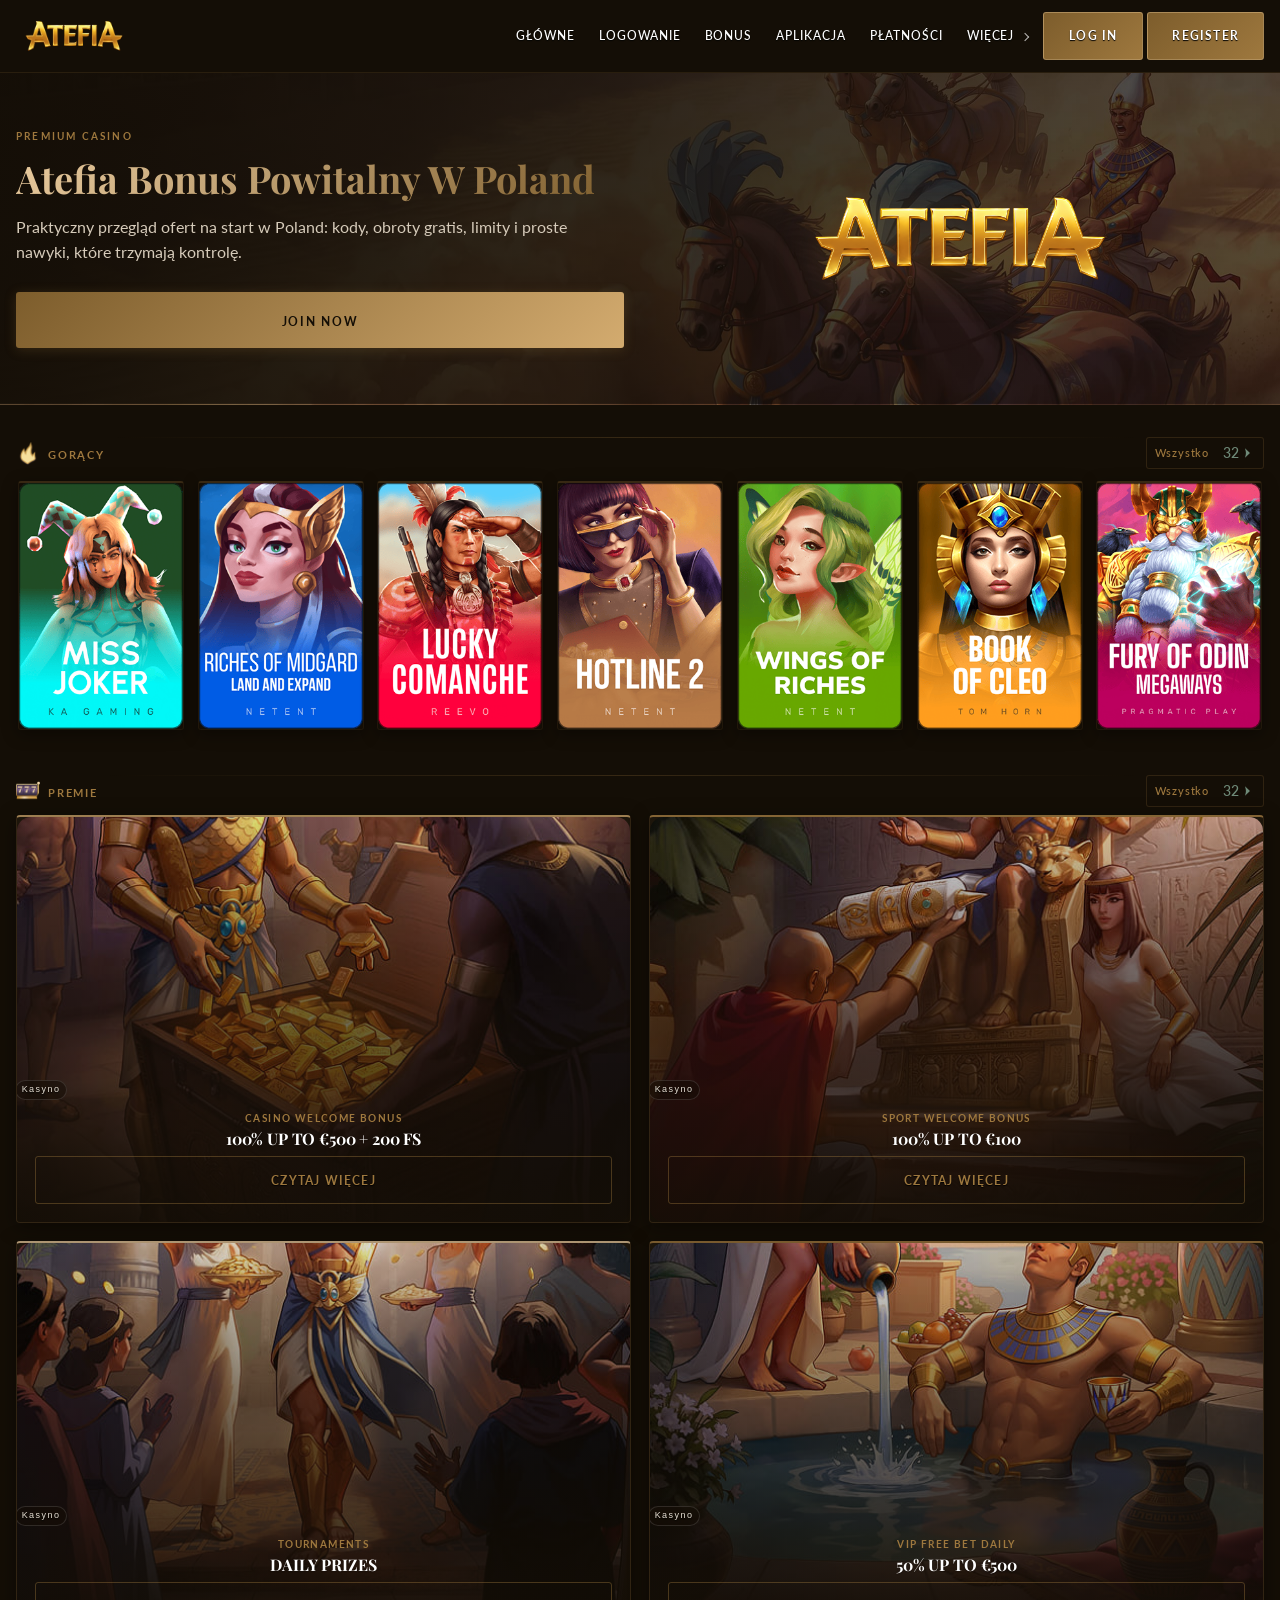
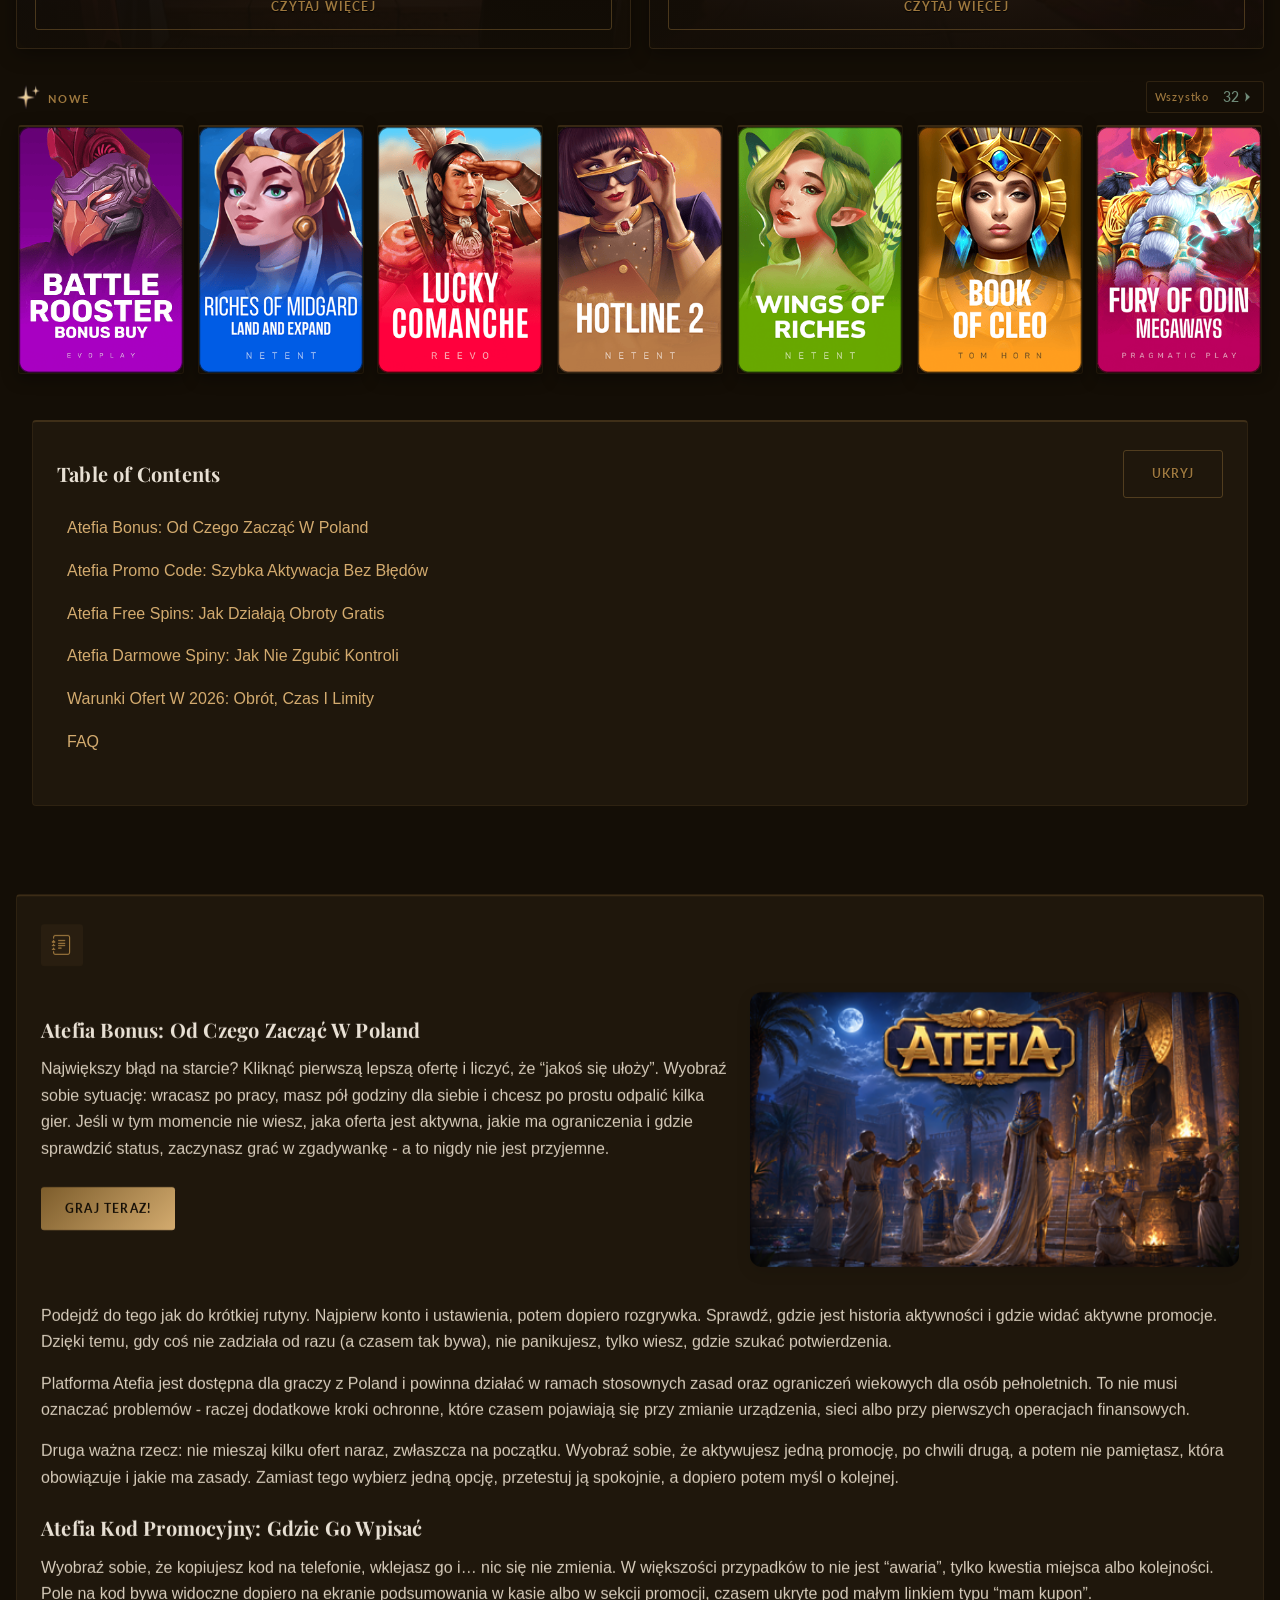
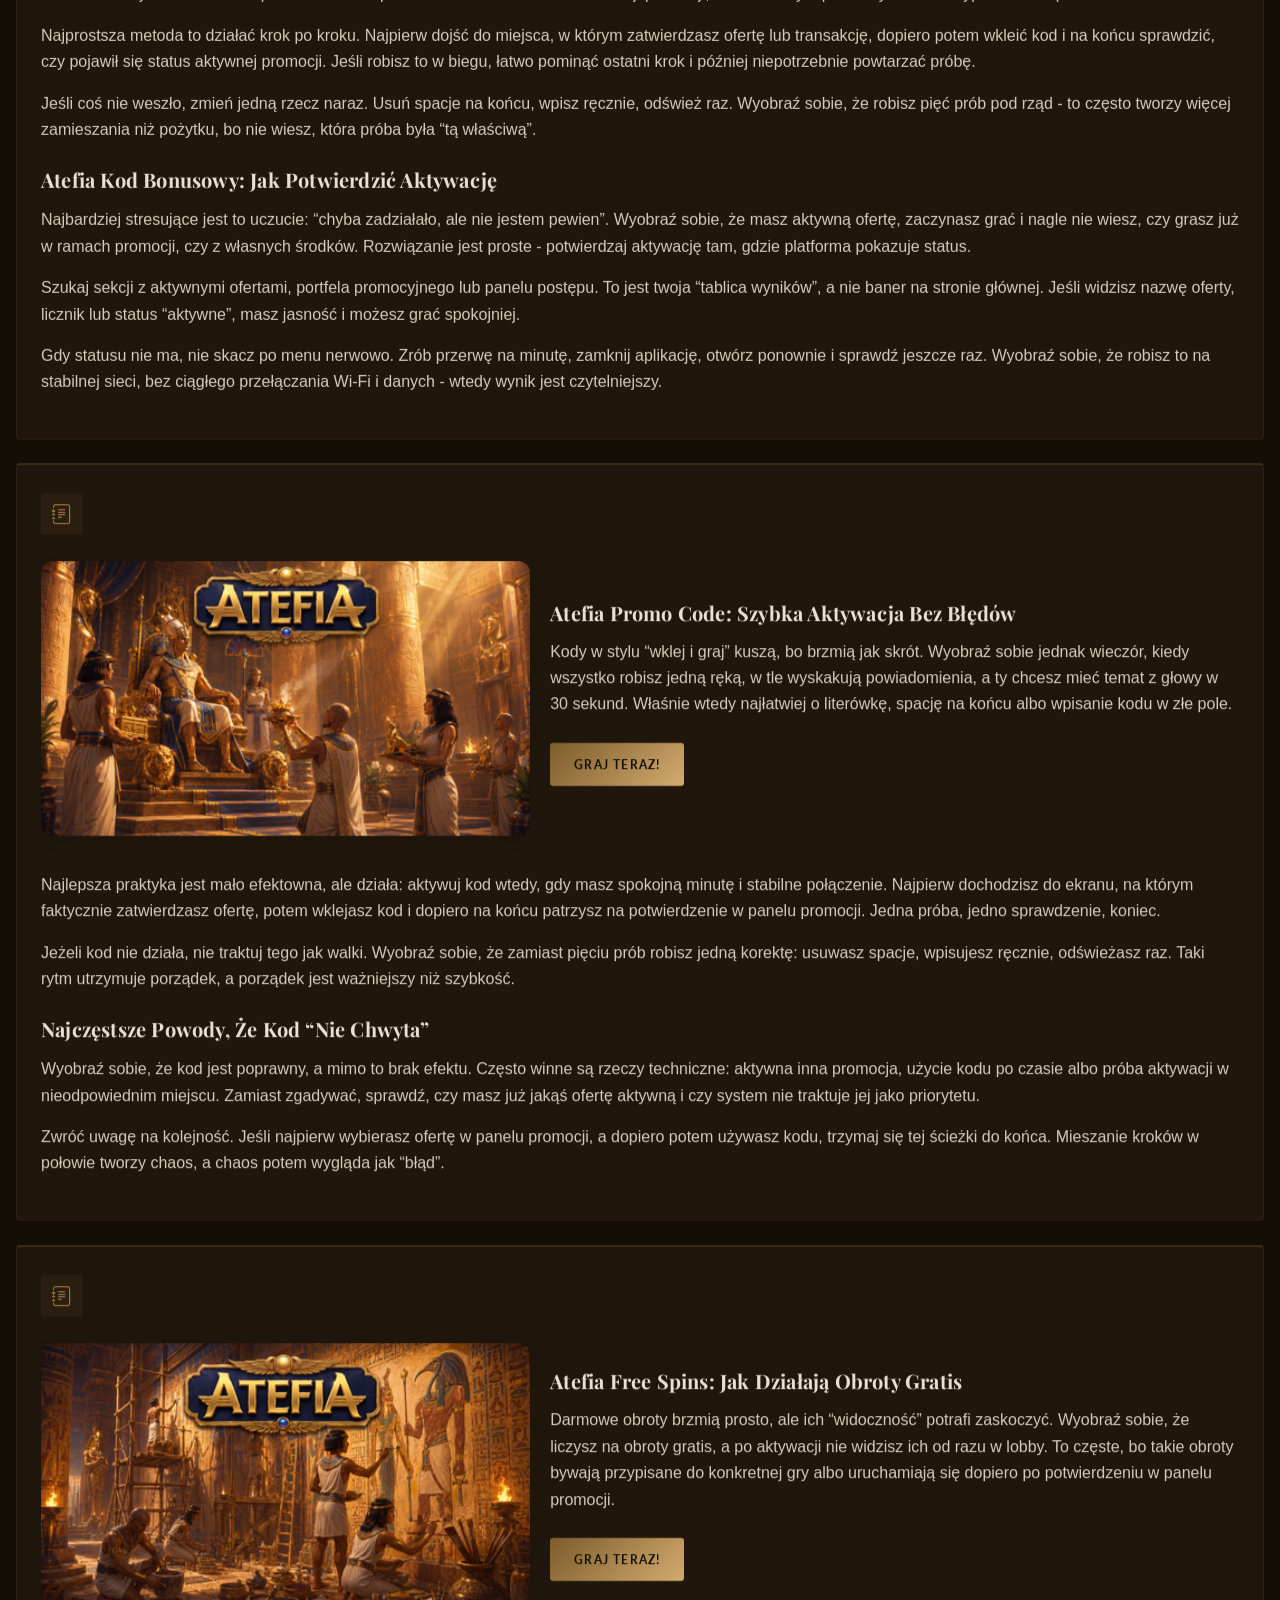
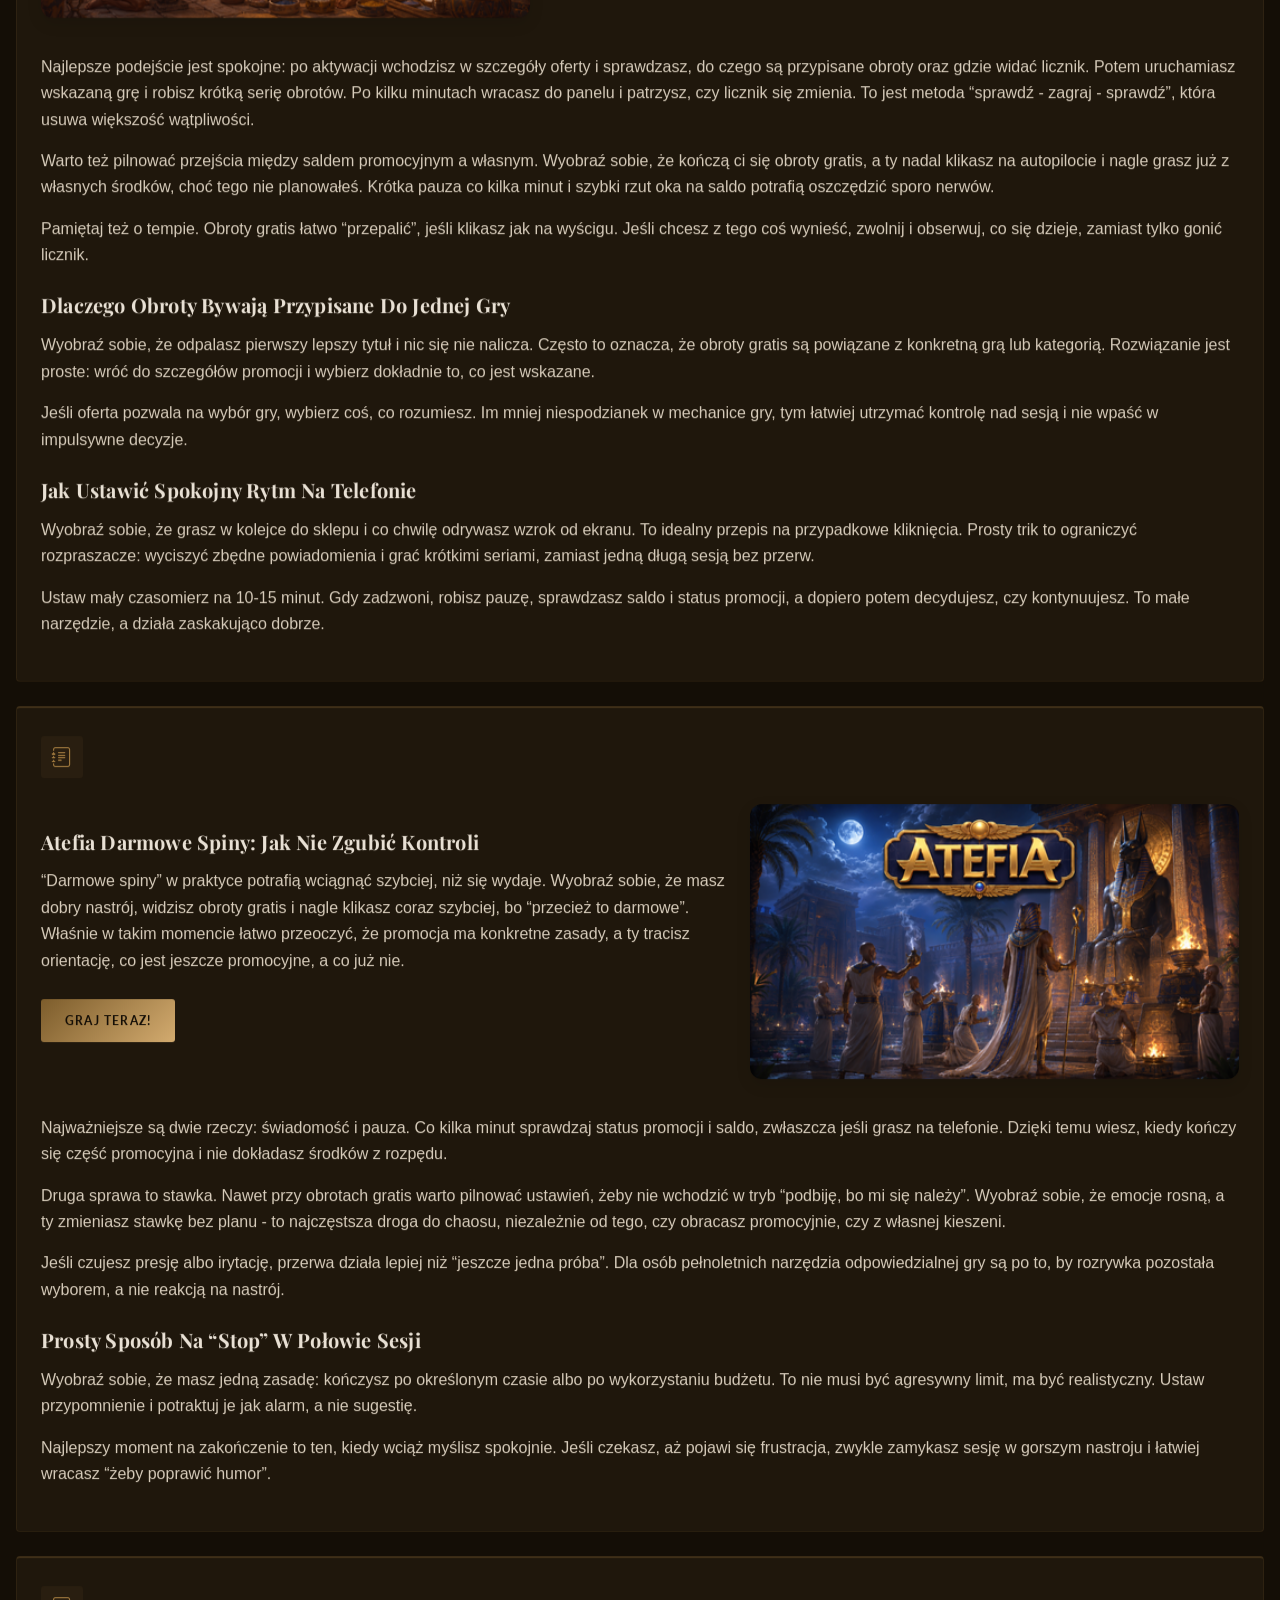
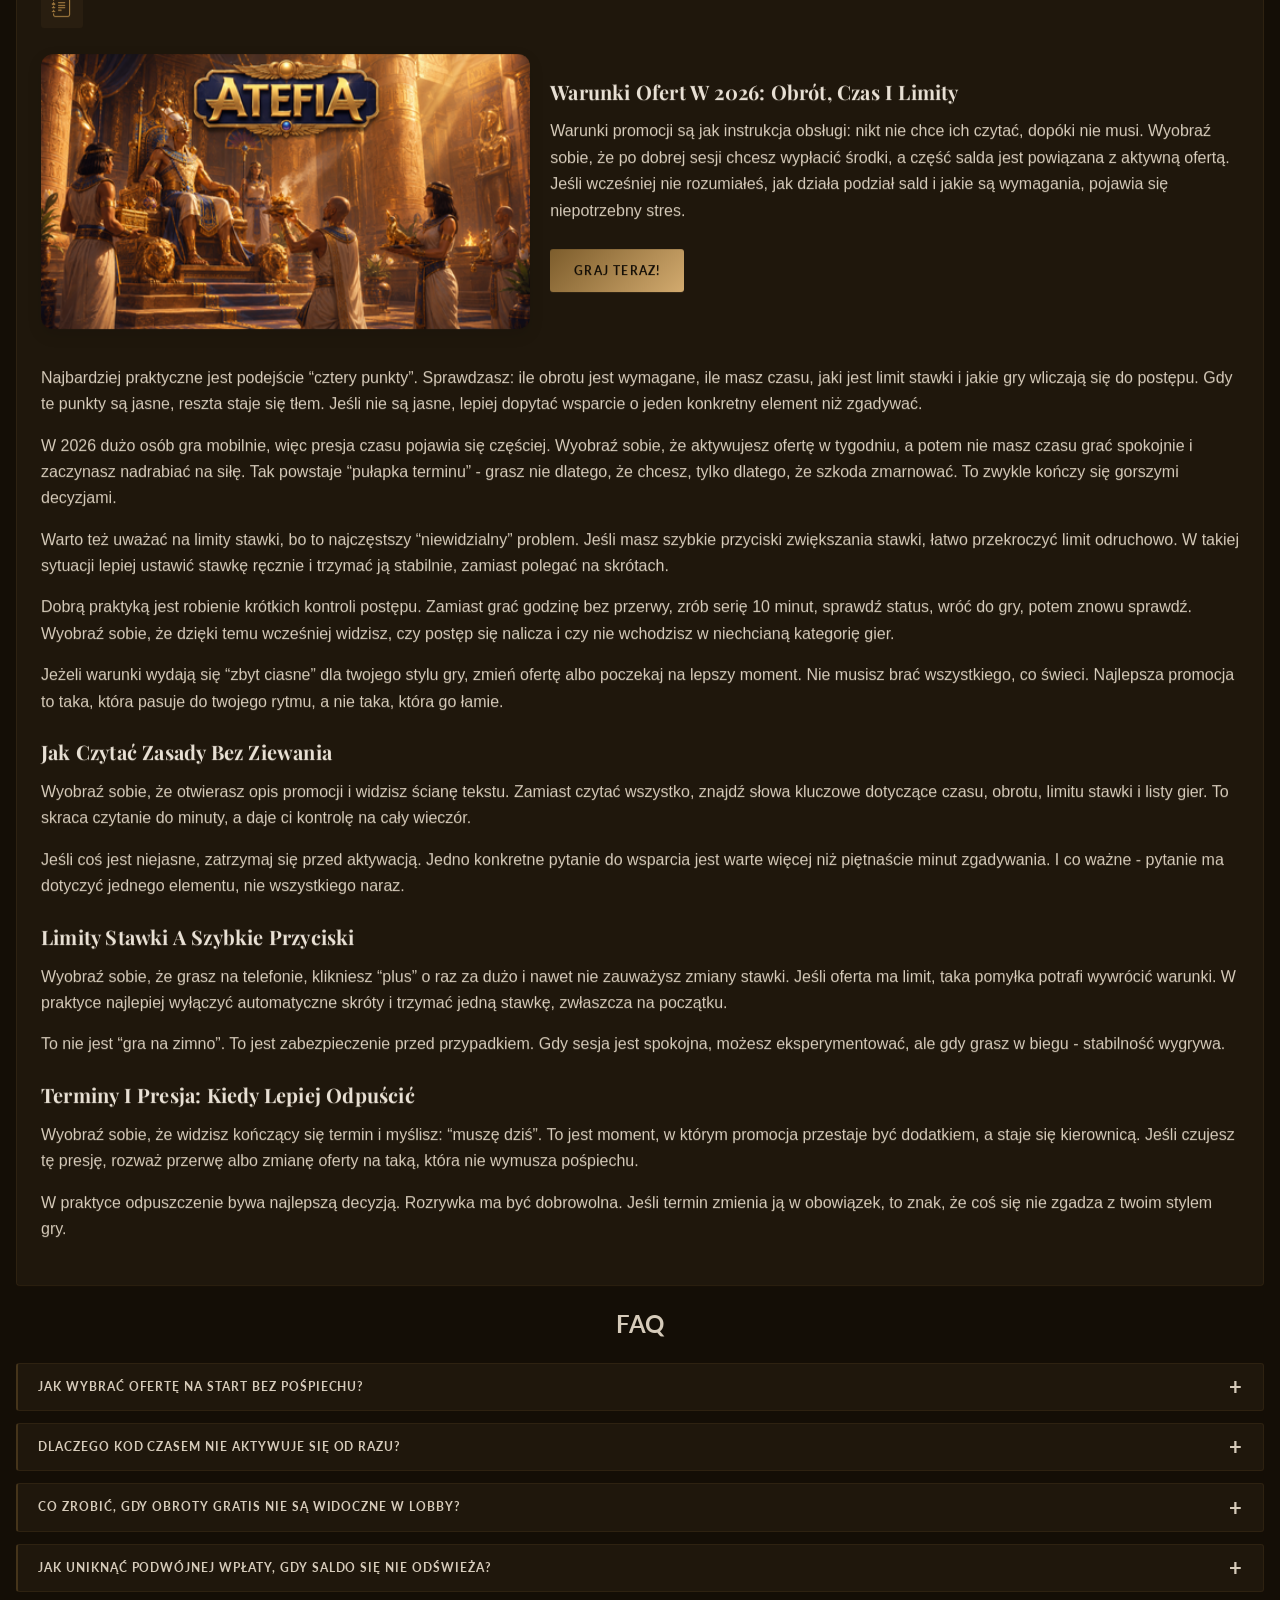
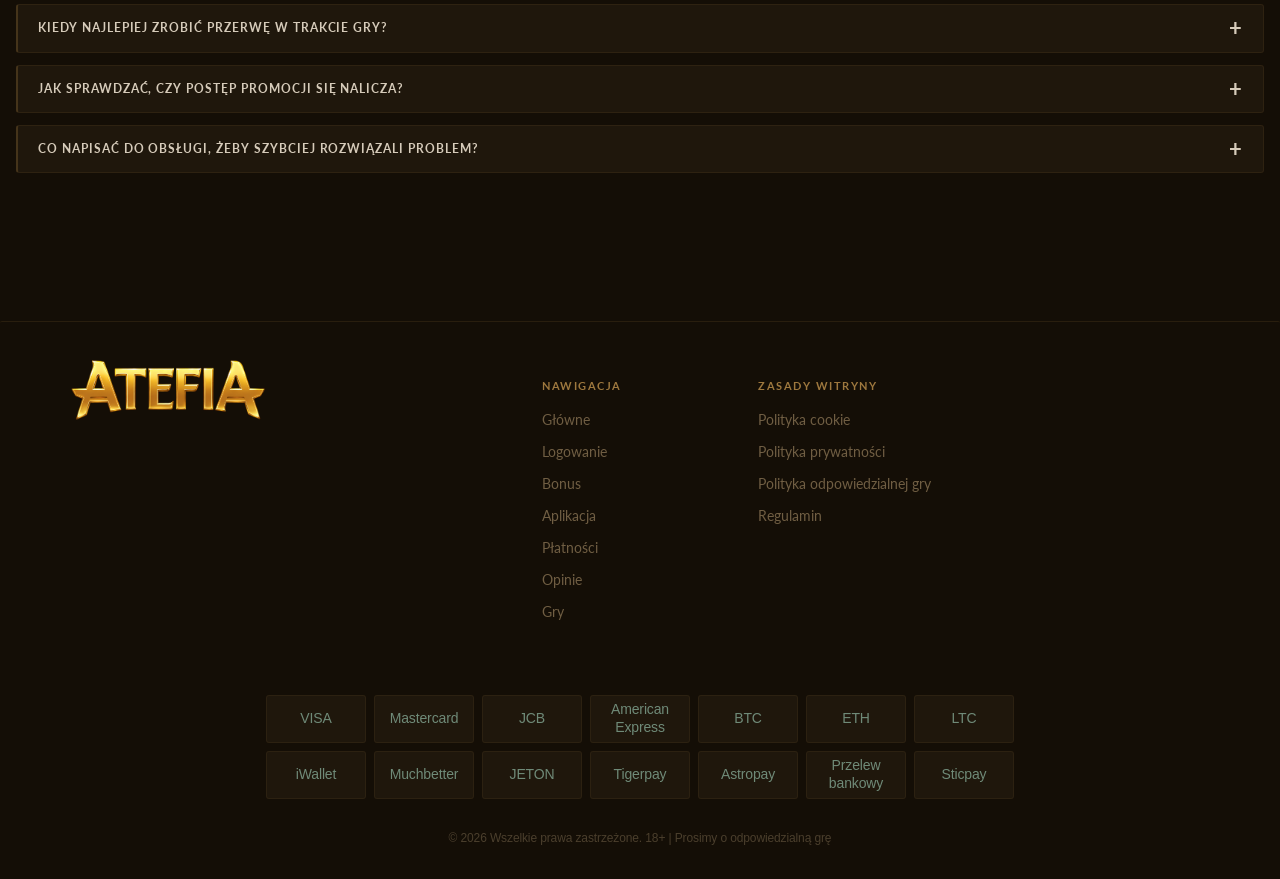
<file: bonus/index.html>
<!DOCTYPE html><html lang="pl-PL"><head>
<meta charset="utf-8">
<meta content="width=device-width, initial-scale=1.0" name="viewport">
<meta content="Atefia Kod Promocyjny dla Poland w 2026: jak aktywować ofertę, czytać warunki i ustawić limity bez stresu | Atefia Kod Bonusowy - Zacznij Pewnie" name="description">
<title>Atefia Bonus Poland 2026 - Odbierz Ofertę | Sprawdź</title>
<meta content="index, follow, max-image-preview:large" name="robots">
<link href="../manifest.json" rel="manifest">
<meta content="pl_PL" property="og:locale">
<meta content="Atefia" property="og:site_name">
<meta content="article" property="og:type">
<meta content="Atefia Bonus Poland 2026 - Odbierz Ofertę | Sprawdź" property="og:title">
<meta content="Atefia Kod Promocyjny dla Poland w 2026: jak aktywować ofertę, czytać warunki i ustawić limity bez stresu | Atefia Kod Bonusowy - Zacznij Pewnie" property="og:description">

<meta content="summary_large_image" name="twitter:card">
<meta content="Atefia Bonus Poland 2026 - Odbierz Ofertę | Sprawdź" name="twitter:title">
<meta content="Atefia Kod Promocyjny dla Poland w 2026: jak aktywować ofertę, czytać warunki i ustawić limity bez stresu | Atefia Kod Bonusowy - Zacznij Pewnie" name="twitter:description">
<link href="https://fonts.googleapis.com" rel="preconnect">
<link crossorigin="" href="https://fonts.gstatic.com" rel="preconnect">
<link href="https://fonts.googleapis.com/css2?family=Playfair+Display:ital,wght@0,400;0,500;0,600;0,700;1,400&amp;family=Lato:wght@300;400;700&amp;display=swap" rel="stylesheet">
<link href="../css/bootstrap-icons.min.css" rel="stylesheet">
<link href="../css/style.css" rel="stylesheet">



<link href="../css/promo-popup.css" rel="stylesheet">
<style class="auto-content-style">
    .auto-content-wrapper-giaom0 { font-family: inherit; line-height: 1.6; color: inherit; }
    .auto-content-wrapper-giaom0 p { margin-bottom: 15px; }
    .auto-content-wrapper-giaom0 h3 { font-size: 20px; font-weight: 700; margin: 25px 0 15px; }
    .auto-content-wrapper-giaom0 ul, .auto-content-wrapper-giaom0 ol { margin-bottom: 20px; padding-left: 20px; }
    .auto-content-wrapper-giaom0 li { margin-bottom: 8px; }
    .auto-content-wrapper-giaom0 table { width: 100%; border-collapse: collapse; margin: 25px 0; background: #ffffff; border: 1px solid #e5e7eb; border-radius: 8px; overflow: hidden; }
    .auto-content-wrapper-giaom0 th { background: #f3f4f6; font-weight: 600; text-align: left; padding: 12px 16px; border-bottom: 2px solid #d1d5db; }
    .auto-content-wrapper-giaom0 td { padding: 12px 16px; border-bottom: 1px solid #e5e7eb; color: #000; }
    .modern-card-giaom0 .auto-content-wrapper-giaom0 { margin-top: 0; }
    .btn-cta-main-giaom0 { display: inline-block; text-decoration: none; padding: 12px 25px; background-color: var(--color-primary, #a00000); color: #fff; border-radius: 8px; font-weight: bold; margin: 10px 0 20px; transition: 0.3s; }
    .btn-cta-main-giaom0:hover { background-color: var(--color-secondary, #f6b625); color: #fff; filter: brightness(1.1); }
    .split-side-img-giaom0 { width: 100%; height: auto; border-radius: 12px; box-shadow: 0 5px 15px rgba(0,0,0,0.1); }
    </style>
<link rel="icon" type="image/png" href="../images/fav.png"><link rel="apple-touch-icon" href="../images/fav.png">
<link rel="canonical" href="atefia-poland.net/bonus/">
<meta property="og:url" content="atefia-poland.net/bonus/">
<meta property="twitter:url" content="atefia-poland.net/bonus/">
<link rel="alternate" hreflang="x-default" href="atefia-poland.net/bonus/">
<link rel="alternate" hreflang="pl-PL" href="atefia-poland.net/bonus/">
<link rel="stylesheet" href="../style-lang.css"></head>
<body>
<header>
<div class="header__inner-giaom0">
<div class="header__logo-wrap-giaom0">
<a aria-label="Atefia home" class="header__logo" href="../" rel="home">
<img alt="Atefia logo" height="36" src="../images/logo.png" width="100">
</a>
</div>
<button aria-label="Przełącz nawigację" class="navbar-toggler-giaom0 collapsed-giaom0" type="button">
<span class="navbar-toggler-icon-giaom0"></span>
</button>
<nav class="header__navigation-giaom0" id="navbarNav-giaom0">
<ul class="header--navigation__list-giaom0" id="menu-header-giaom0"><li class="header-navigation-list__item-giaom0 menu-item nav-item"><div class="link-wrapper-giaom0"><a class="nav-link-giaom0 header-navigation-list__link-giaom0" href="../"><span itemprop="name">Główne</span></a></div></li><li class="header-navigation-list__item-giaom0 menu-item nav-item"><div class="link-wrapper-giaom0"><a class="nav-link-giaom0 header-navigation-list__link-giaom0" href="../logowanie/"><span itemprop="name">Logowanie</span></a></div></li><li class="header-navigation-list__item-giaom0 menu-item nav-item current-menu-item-giaom0"><div class="link-wrapper-giaom0"><a class="nav-link-giaom0 header-navigation-list__link-giaom0" href="./"><span itemprop="name">Bonus</span></a></div></li><li class="header-navigation-list__item-giaom0 menu-item nav-item"><div class="link-wrapper-giaom0"><a class="nav-link-giaom0 header-navigation-list__link-giaom0" href="../app/"><span itemprop="name">Aplikacja</span></a></div></li><li class="header-navigation-list__item-giaom0 menu-item nav-item"><div class="link-wrapper-giaom0"><a class="nav-link-giaom0 header-navigation-list__link-giaom0" href="../platnosci/"><span itemprop="name">Płatności</span></a></div></li><li class="header-navigation-list__item-giaom0 menu-item nav-item has-submenu-giaom0"><div class="link-wrapper-giaom0"><a aria-expanded="false" aria-haspopup="true" class="nav-link-giaom0 header-navigation-list__link-giaom0" data-submenu-toggle-giaom0="true" href="#"><span itemprop="name">Więcej</span></a></div><ul class="header-submenu-giaom0"><li class="menu-item nav-item"><a class="nav-link-giaom0" href="../opinie/"><span itemprop="name">Opinie</span></a></li><li class="menu-item nav-item"><a class="nav-link-giaom0" href="../gry/"><span itemprop="name">Gry</span></a></li></ul></li></ul>
</nav>
<div class="header__actions-giaom0">
<button class="button-giaom0 button--xs-giaom0 button--secondary-giaom0 header--actions__item-giaom0" data-aff="true" rel="nofollow" type="button">Log in</button>
<button class="button-giaom0 button--xs-giaom0 button--secondary-giaom0 header--actions__item-giaom0" data-aff="true" rel="nofollow" type="button">Register</button>
</div>
</div>
</header>
<main>
<div class="ts3-hero-giaom0">
<div class="container-giaom0 ts3-hero__inner-giaom0">
<div class="ts3-hero__text-giaom0">
<span class="ts3-hero__tag-giaom0">Premium Casino</span>
<h1 class="ts3-hero__title-giaom0">Atefia Bonus Powitalny W Poland</h1><div class="auto-content-wrapper-giaom0"><p class="c2">Praktyczny przegląd ofert na start w Poland: kody, obroty gratis, limity i proste nawyki, które trzymają kontrolę.</p></div>
<button class="button-giaom0 button--m-giaom0 button--primary-giaom0" data-aff="true" rel="nofollow" type="button">Join Now</button>
</div>
<div class="ts3-hero__logo-wrap-giaom0">
<img alt="Atefia" height="58" src="../images/logo.png" width="160">
</div>
</div>
</div>
<div class="container-giaom0">
<div class="page-content-giaom0">
<section class="game--section-giaom0">
<div class="game--section__title-giaom0">
<img alt="hot-icon" class="game--section--title__icon-giaom0" height="20" src="../assets/icons/titles/hot.svg" width="20">
<span class="game--section--title__text-giaom0">Gorący</span>
<div class="game--section__actions-giaom0">
<div class="title-divider-line-giaom0"></div>
<a class="all-games-link__wrap" href="../atefiapolandnet/" rel="nofollow noopener">
<div class="all-games-link-giaom0">
                  Wszystko
                  <span class="all-games-link__arrow-btn-giaom0">
                    32
                    <svg height="12" viewBox="0 0 12 12" width="12" xmlns="http://www.w3.org/2000/svg">
<path d="M8.97656 5.99975L4.02539 10.828L4.77408 7.38609C4.9728 6.47255 4.97279 5.52696 4.77406 4.61342L4.02539 1.17188L8.97656 5.99975Z"></path>
</svg>
</span>
</div>
</a>
</div>
</div>
<div class="games-list-giaom0">
<a class="game-card-link-giaom0" data-aff="true" href="../atefiapolandnet/" rel="nofollow noopener" target="_blank">
<div class="game-card-giaom0">
<img alt="karta gry 1" src="../assets/images/game-cards/hot/game-card-image1.png">
</div>
</a>
<a class="game-card-link-giaom0" data-aff="true" href="../atefiapolandnet/" rel="nofollow noopener" target="_blank">
<div class="game-card-giaom0">
<img alt="karta gry 2" src="../assets/images/game-cards/hot/game-card-image2.png">
</div>
</a>
<a class="game-card-link-giaom0" data-aff="true" href="../atefiapolandnet/" rel="nofollow noopener" target="_blank">
<div class="game-card-giaom0">
<img alt="karta gry 3" src="../assets/images/game-cards/hot/game-card-image3.png">
</div>
</a>
<a class="game-card-link-giaom0" data-aff="true" href="../atefiapolandnet/" rel="nofollow noopener" target="_blank">
<div class="game-card-giaom0">
<img alt="game-card 4" src="../assets/images/game-cards/hot/game-card-image4.png">
</div>
</a>
<a class="game-card-link-giaom0" data-aff="true" href="../atefiapolandnet/" rel="nofollow noopener" target="_blank">
<div class="game-card-giaom0">
<img alt="game-card 5" src="../assets/images/game-cards/hot/game-card-image5.png">
</div>
</a>
<a class="game-card-link-giaom0" data-aff="true" href="../atefiapolandnet/" rel="nofollow noopener" target="_blank">
<div class="game-card-giaom0">
<img alt="game-card 6" src="../assets/images/game-cards/hot/game-card-image6.png">
</div>
</a>
<a class="game-card-link-giaom0" data-aff="true" href="../atefiapolandnet/" rel="nofollow noopener" target="_blank">
<div class="game-card-giaom0">
<img alt="game-card 7" src="../assets/images/game-cards/hot/game-card-image7.png">
</div>
</a>
</div>
</section>
<section class="bonus--section-giaom0">
<div class="game--section__title-giaom0">
<img alt="bonuses-icon" class="game--section--title__icon-giaom0" height="20" src="../assets/icons/titles/bonuses.svg" width="20">
<span class="game--section--title__text-giaom0">Premie</span>
<div class="game--section__actions-giaom0">
<div class="title-divider-line-giaom0"></div>
<a class="all-games-link__wrap" href="../atefiapolandnet/" rel="nofollow noopener">
<div class="all-games-link-giaom0">
                  Wszystko
                  <span class="all-games-link__arrow-btn-giaom0">
                    32
                    <svg height="12" viewBox="0 0 12 12" width="12" xmlns="http://www.w3.org/2000/svg">
<path d="M8.97656 5.99975L4.02539 10.828L4.77408 7.38609C4.9728 6.47255 4.97279 5.52696 4.77406 4.61342L4.02539 1.17188L8.97656 5.99975Z"></path>
</svg>
</span>
</div>
</a>
</div>
</div>
<div class="bonus-list-giaom0">
<div class="bonus-card-giaom0">
<div class="bonus-card-lable-giaom0 bonus-lable--casino-giaom0"><span>Kasyno</span></div>
<img alt="bonus 1" src="../assets/images/bonuses/bonus-card1.jpg">
<div class="bonus-card__body-giaom0">
<p class="bonus-card--body__title-giaom0">Casino Welcome Bonus</p>
<h3 class="bonus-card--body__heading-giaom0">100% up to €500 + 200 FS</h3>
<button class="button-giaom0 button--s-giaom0 button--secondary-giaom0 bonus-card--body__btn-giaom0" data-aff="true" rel="nofollow" type="button">Czytaj więcej</button>
</div>
</div>
<div class="bonus-card-giaom0">
<div class="bonus-card-lable-giaom0 bonus-lable--casino-giaom0"><span>Kasyno</span></div>
<img alt="bonus 2" src="../assets/images/bonuses/bonus-card2.jpg">
<div class="bonus-card__body-giaom0">
<p class="bonus-card--body__title-giaom0">Sport Welcome Bonus</p>
<h3 class="bonus-card--body__heading-giaom0">100% up to €100</h3>
<button class="button-giaom0 button--s-giaom0 button--secondary-giaom0 bonus-card--body__btn-giaom0" data-aff="true" rel="nofollow" type="button">Czytaj więcej</button>
</div>
</div>
<div class="bonus-card-giaom0">
<div class="bonus-card-lable-giaom0 bonus-lable--casino-giaom0"><span>Kasyno</span></div>
<img alt="bonus 3" src="../assets/images/bonuses/bonus-card3.jpg">
<div class="bonus-card__body-giaom0">
<p class="bonus-card--body__title-giaom0">Tournaments</p>
<h3 class="bonus-card--body__heading-giaom0">Daily prizes</h3>
<button class="button-giaom0 button--s-giaom0 button--secondary-giaom0 bonus-card--body__btn-giaom0" data-aff="true" rel="nofollow" type="button">Czytaj więcej</button>
</div>
</div>
<div class="bonus-card-giaom0">
<div class="bonus-card-lable-giaom0 bonus-lable--casino-giaom0"><span>Kasyno</span></div>
<img alt="bonus 4" src="../assets/images/bonuses/bonus-card4.jpg">
<div class="bonus-card__body-giaom0">
<p class="bonus-card--body__title-giaom0">VIP Free bet Daily</p>
<h3 class="bonus-card--body__heading-giaom0">50% up to €500</h3>
<button class="button-giaom0 button--s-giaom0 button--secondary-giaom0 bonus-card--body__btn-giaom0" data-aff="true" rel="nofollow" type="button">Czytaj więcej</button>
</div>
</div>
</div>
</section>
<section class="game--section-giaom0">
<div class="game--section__title-giaom0">
<img alt="new-icon" class="game--section--title__icon-giaom0" height="20" src="../assets/icons/titles/new.svg" width="20">
<span class="game--section--title__text-giaom0">Nowe</span>
<div class="game--section__actions-giaom0">
<div class="title-divider-line-giaom0"></div>
<a class="all-games-link__wrap" href="../atefiapolandnet/" rel="nofollow noopener">
<div class="all-games-link-giaom0">
                  Wszystko
                  <span class="all-games-link__arrow-btn-giaom0">
                    32
                    <svg height="12" viewBox="0 0 12 12" width="12" xmlns="http://www.w3.org/2000/svg">
<path d="M8.97656 5.99975L4.02539 10.828L4.77408 7.38609C4.9728 6.47255 4.97279 5.52696 4.77406 4.61342L4.02539 1.17188L8.97656 5.99975Z"></path>
</svg>
</span>
</div>
</a>
</div>
</div>
<div class="games-list-giaom0">
<a class="game-card-link-giaom0" data-aff="true" href="../atefiapolandnet/" rel="nofollow noopener" target="_blank">
<div class="game-card-giaom0">
<img alt="karta gry 1" src="../assets/images/game-cards/new/game-card-image1.png">
</div>
</a>
<a class="game-card-link-giaom0" data-aff="true" href="../atefiapolandnet/" rel="nofollow noopener" target="_blank">
<div class="game-card-giaom0">
<img alt="karta gry 2" src="../assets/images/game-cards/new/game-card-image2.png">
</div>
</a>
<a class="game-card-link-giaom0" data-aff="true" href="../atefiapolandnet/" rel="nofollow noopener" target="_blank">
<div class="game-card-giaom0">
<img alt="karta gry 3" src="../assets/images/game-cards/new/game-card-image3.png">
</div>
</a>
<a class="game-card-link-giaom0" data-aff="true" href="../atefiapolandnet/" rel="nofollow noopener" target="_blank">
<div class="game-card-giaom0">
<img alt="game-card 4" src="../assets/images/game-cards/new/game-card-image4.png">
</div>
</a>
<a class="game-card-link-giaom0" data-aff="true" href="../atefiapolandnet/" rel="nofollow noopener" target="_blank">
<div class="game-card-giaom0">
<img alt="game-card 5" src="../assets/images/game-cards/new/game-card-image5.png">
</div>
</a>
<a class="game-card-link-giaom0" data-aff="true" href="../atefiapolandnet/" rel="nofollow noopener" target="_blank">
<div class="game-card-giaom0">
<img alt="game-card 6" src="../assets/images/game-cards/new/game-card-image6.png">
</div>
</a>
<a class="game-card-link-giaom0" data-aff="true" href="../atefiapolandnet/" rel="nofollow noopener" target="_blank">
<div class="game-card-giaom0">
<img alt="game-card 7" src="../assets/images/game-cards/new/game-card-image7.png">
</div>
</a>
</div>
</section>
<section class="container-giaom0 mb-4-giaom0">
<div class="modern-card-giaom0" id="toc-container-giaom0">
<div class="toc-header" id="toc-header-giaom0">
<h3>Table of Contents</h3>
<button class="button-giaom0 button--xs-giaom0 button--secondary-giaom0" id="toc-toggle-giaom0">Ukryj</button>
</div>
<div id="toc-body-giaom0">
<ul class="mt-3-giaom0" id="toc-list-giaom0"></ul>
</div>
</div>
</section>
<div id="seo-content-inject-giaom0"><article class="modern-card-giaom0 mb-4-giaom0"><i class="bi bi-journal-text modern-card-icon-giaom0"></i><div class="row-giaom0 align-items-center mb-4-giaom0"><div class="col-lg-7-giaom0 col-md-12-giaom0"><h2 id="atefia-bonus-od-czego-zacz-w-poland-giaom0">Atefia Bonus: Od Czego Zacząć W Poland</h2><div class="auto-content-wrapper-giaom0"><p class="c2">Największy błąd na starcie? Kliknąć pierwszą lepszą ofertę i liczyć, że “jakoś się ułoży”. Wyobraź sobie sytuację: wracasz po pracy, masz pół godziny dla siebie i chcesz po prostu odpalić kilka gier. Jeśli w tym momencie nie wiesz, jaka oferta jest aktywna, jakie ma ograniczenia i gdzie sprawdzić status, zaczynasz grać w zgadywankę - a to nigdy nie jest przyjemne.</p><button class="btn-cta-main-giaom0" data-aff="true" rel="nofollow" type="button">Graj teraz!</button></div></div><div class="col-lg-5-giaom0 col-md-12-giaom0 text-center-giaom0"><img alt="bonus 1" class="split-side-img-giaom0" src="../images/bonus_1.png"></div></div><div class="auto-content-wrapper-giaom0"><p class="c2">Podejdź do tego jak do krótkiej rutyny. Najpierw konto i ustawienia, potem dopiero rozgrywka. Sprawdź, gdzie jest historia aktywności i gdzie widać aktywne promocje. Dzięki temu, gdy coś nie zadziała od razu (a czasem tak bywa), nie panikujesz, tylko wiesz, gdzie szukać potwierdzenia.</p>
<p class="c2">Platforma Atefia jest dostępna dla graczy z Poland i powinna działać w ramach stosownych zasad oraz ograniczeń wiekowych dla osób pełnoletnich. To nie musi oznaczać problemów - raczej dodatkowe kroki ochronne, które czasem pojawiają się przy zmianie urządzenia, sieci albo przy pierwszych operacjach finansowych.</p>
<p class="c2">Druga ważna rzecz: nie mieszaj kilku ofert naraz, zwłaszcza na początku. Wyobraź sobie, że aktywujesz jedną promocję, po chwili drugą, a potem nie pamiętasz, która obowiązuje i jakie ma zasady. Zamiast tego wybierz jedną opcję, przetestuj ją spokojnie, a dopiero potem myśl o kolejnej.</p>
<h3>Atefia Kod Promocyjny: Gdzie Go Wpisać</h3>
<p class="c2">Wyobraź sobie, że kopiujesz kod na telefonie, wklejasz go i… nic się nie zmienia. W większości przypadków to nie jest “awaria”, tylko kwestia miejsca albo kolejności. Pole na kod bywa widoczne dopiero na ekranie podsumowania w kasie albo w sekcji promocji, czasem ukryte pod małym linkiem typu “mam kupon”.</p>
<p class="c2">Najprostsza metoda to działać krok po kroku. Najpierw dojść do miejsca, w którym zatwierdzasz ofertę lub transakcję, dopiero potem wkleić kod i na końcu sprawdzić, czy pojawił się status aktywnej promocji. Jeśli robisz to w biegu, łatwo pominąć ostatni krok i później niepotrzebnie powtarzać próbę.</p>
<p class="c2">Jeśli coś nie weszło, zmień jedną rzecz naraz. Usuń spacje na końcu, wpisz ręcznie, odśwież raz. Wyobraź sobie, że robisz pięć prób pod rząd - to często tworzy więcej zamieszania niż pożytku, bo nie wiesz, która próba była “tą właściwą”.</p>
<h3>Atefia Kod Bonusowy: Jak Potwierdzić Aktywację</h3>
<p class="c2">Najbardziej stresujące jest to uczucie: “chyba zadziałało, ale nie jestem pewien”. Wyobraź sobie, że masz aktywną ofertę, zaczynasz grać i nagle nie wiesz, czy grasz już w ramach promocji, czy z własnych środków. Rozwiązanie jest proste - potwierdzaj aktywację tam, gdzie platforma pokazuje status.</p>
<p class="c2">Szukaj sekcji z aktywnymi ofertami, portfela promocyjnego lub panelu postępu. To jest twoja “tablica wyników”, a nie baner na stronie głównej. Jeśli widzisz nazwę oferty, licznik lub status “aktywne”, masz jasność i możesz grać spokojniej.</p>
<p class="c2">Gdy statusu nie ma, nie skacz po menu nerwowo. Zrób przerwę na minutę, zamknij aplikację, otwórz ponownie i sprawdź jeszcze raz. Wyobraź sobie, że robisz to na stabilnej sieci, bez ciągłego przełączania Wi-Fi i danych - wtedy wynik jest czytelniejszy.</p></div></article><article class="modern-card-giaom0 mb-4-giaom0"><i class="bi bi-journal-text modern-card-icon-giaom0"></i><div class="row-giaom0 align-items-center mb-4-giaom0"><div class="col-lg-5-giaom0 col-md-12-giaom0 text-center-giaom0"><img alt="bonus 2" class="split-side-img-giaom0" src="../images/bonus_2.png"></div><div class="col-lg-7-giaom0 col-md-12-giaom0"><h2 id="atefia-promo-code-szybka-aktywacja-bez-b-d-w-giaom0">Atefia Promo Code: Szybka Aktywacja Bez Błędów</h2><div class="auto-content-wrapper-giaom0"><p class="c2">Kody w stylu “wklej i graj” kuszą, bo brzmią jak skrót. Wyobraź sobie jednak wieczór, kiedy wszystko robisz jedną ręką, w tle wyskakują powiadomienia, a ty chcesz mieć temat z głowy w 30 sekund. Właśnie wtedy najłatwiej o literówkę, spację na końcu albo wpisanie kodu w złe pole.</p><button class="btn-cta-main-giaom0" data-aff="true" rel="nofollow" type="button">Graj teraz!</button></div></div></div><div class="auto-content-wrapper-giaom0"><p class="c2">Najlepsza praktyka jest mało efektowna, ale działa: aktywuj kod wtedy, gdy masz spokojną minutę i stabilne połączenie. Najpierw dochodzisz do ekranu, na którym faktycznie zatwierdzasz ofertę, potem wklejasz kod i dopiero na końcu patrzysz na potwierdzenie w panelu promocji. Jedna próba, jedno sprawdzenie, koniec.</p>
<p class="c2">Jeżeli kod nie działa, nie traktuj tego jak walki. Wyobraź sobie, że zamiast pięciu prób robisz jedną korektę: usuwasz spacje, wpisujesz ręcznie, odświeżasz raz. Taki rytm utrzymuje porządek, a porządek jest ważniejszy niż szybkość.</p>
<h3>Najczęstsze Powody, Że Kod “Nie Chwyta”</h3>
<p class="c2">Wyobraź sobie, że kod jest poprawny, a mimo to brak efektu. Często winne są rzeczy techniczne: aktywna inna promocja, użycie kodu po czasie albo próba aktywacji w nieodpowiednim miejscu. Zamiast zgadywać, sprawdź, czy masz już jakąś ofertę aktywną i czy system nie traktuje jej jako priorytetu.</p>
<p class="c2">Zwróć uwagę na kolejność. Jeśli najpierw wybierasz ofertę w panelu promocji, a dopiero potem używasz kodu, trzymaj się tej ścieżki do końca. Mieszanie kroków w połowie tworzy chaos, a chaos potem wygląda jak “błąd”.</p></div></article><article class="modern-card-giaom0 mb-4-giaom0"><i class="bi bi-journal-text modern-card-icon-giaom0"></i><div class="row-giaom0 align-items-center mb-4-giaom0"><div class="col-lg-5-giaom0 col-md-12-giaom0 text-center-giaom0"><img alt="bonus 3" class="split-side-img-giaom0" src="../images/bonus_3.png"></div><div class="col-lg-7-giaom0 col-md-12-giaom0"><h2 id="atefia-free-spins-jak-dzia-aj-obroty-gratis-giaom0">Atefia Free Spins: Jak Działają Obroty Gratis</h2><div class="auto-content-wrapper-giaom0"><p class="c2">Darmowe obroty brzmią prosto, ale ich “widoczność” potrafi zaskoczyć. Wyobraź sobie, że liczysz na obroty gratis, a po aktywacji nie widzisz ich od razu w lobby. To częste, bo takie obroty bywają przypisane do konkretnej gry albo uruchamiają się dopiero po potwierdzeniu w panelu promocji.</p><button class="btn-cta-main-giaom0" data-aff="true" rel="nofollow" type="button">Graj teraz!</button></div></div></div><div class="auto-content-wrapper-giaom0"><p class="c2">Najlepsze podejście jest spokojne: po aktywacji wchodzisz w szczegóły oferty i sprawdzasz, do czego są przypisane obroty oraz gdzie widać licznik. Potem uruchamiasz wskazaną grę i robisz krótką serię obrotów. Po kilku minutach wracasz do panelu i patrzysz, czy licznik się zmienia. To jest metoda “sprawdź - zagraj - sprawdź”, która usuwa większość wątpliwości.</p>
<p class="c2">Warto też pilnować przejścia między saldem promocyjnym a własnym. Wyobraź sobie, że kończą ci się obroty gratis, a ty nadal klikasz na autopilocie i nagle grasz już z własnych środków, choć tego nie planowałeś. Krótka pauza co kilka minut i szybki rzut oka na saldo potrafią oszczędzić sporo nerwów.</p>
<p class="c2">Pamiętaj też o tempie. Obroty gratis łatwo “przepalić”, jeśli klikasz jak na wyścigu. Jeśli chcesz z tego coś wynieść, zwolnij i obserwuj, co się dzieje, zamiast tylko gonić licznik.</p>
<h3>Dlaczego Obroty Bywają Przypisane Do Jednej Gry</h3>
<p class="c2">Wyobraź sobie, że odpalasz pierwszy lepszy tytuł i nic się nie nalicza. Często to oznacza, że obroty gratis są powiązane z konkretną grą lub kategorią. Rozwiązanie jest proste: wróć do szczegółów promocji i wybierz dokładnie to, co jest wskazane.</p>
<p class="c2">Jeśli oferta pozwala na wybór gry, wybierz coś, co rozumiesz. Im mniej niespodzianek w mechanice gry, tym łatwiej utrzymać kontrolę nad sesją i nie wpaść w impulsywne decyzje.</p>
<h3>Jak Ustawić Spokojny Rytm Na Telefonie</h3>
<p class="c2">Wyobraź sobie, że grasz w kolejce do sklepu i co chwilę odrywasz wzrok od ekranu. To idealny przepis na przypadkowe kliknięcia. Prosty trik to ograniczyć rozpraszacze: wyciszyć zbędne powiadomienia i grać krótkimi seriami, zamiast jedną długą sesją bez przerw.</p>
<p class="c2">Ustaw mały czasomierz na 10-15 minut. Gdy zadzwoni, robisz pauzę, sprawdzasz saldo i status promocji, a dopiero potem decydujesz, czy kontynuujesz. To małe narzędzie, a działa zaskakująco dobrze.</p></div></article><article class="modern-card-giaom0 mb-4-giaom0"><i class="bi bi-journal-text modern-card-icon-giaom0"></i><div class="row-giaom0 align-items-center mb-4-giaom0"><div class="col-lg-7-giaom0 col-md-12-giaom0"><h2 id="atefia-darmowe-spiny-jak-nie-zgubi-kontroli-giaom0">Atefia Darmowe Spiny: Jak Nie Zgubić Kontroli</h2><div class="auto-content-wrapper-giaom0"><p class="c2">“Darmowe spiny” w praktyce potrafią wciągnąć szybciej, niż się wydaje. Wyobraź sobie, że masz dobry nastrój, widzisz obroty gratis i nagle klikasz coraz szybciej, bo “przecież to darmowe”. Właśnie w takim momencie łatwo przeoczyć, że promocja ma konkretne zasady, a ty tracisz orientację, co jest jeszcze promocyjne, a co już nie.</p><button class="btn-cta-main-giaom0" data-aff="true" rel="nofollow" type="button">Graj teraz!</button></div></div><div class="col-lg-5-giaom0 col-md-12-giaom0 text-center-giaom0"><img alt="Atefia Darmowe Spiny: Jak Nie Zgubić Kontroli" class="split-side-img-giaom0" src="../images/bonus_4.png"></div></div><div class="auto-content-wrapper-giaom0"><p class="c2">Najważniejsze są dwie rzeczy: świadomość i pauza. Co kilka minut sprawdzaj status promocji i saldo, zwłaszcza jeśli grasz na telefonie. Dzięki temu wiesz, kiedy kończy się część promocyjna i nie dokładasz środków z rozpędu.</p>
<p class="c2">Druga sprawa to stawka. Nawet przy obrotach gratis warto pilnować ustawień, żeby nie wchodzić w tryb “podbiję, bo mi się należy”. Wyobraź sobie, że emocje rosną, a ty zmieniasz stawkę bez planu - to najczęstsza droga do chaosu, niezależnie od tego, czy obracasz promocyjnie, czy z własnej kieszeni.</p>
<p class="c2">Jeśli czujesz presję albo irytację, przerwa działa lepiej niż “jeszcze jedna próba”. Dla osób pełnoletnich narzędzia odpowiedzialnej gry są po to, by rozrywka pozostała wyborem, a nie reakcją na nastrój.</p>
<h3>Prosty Sposób Na “Stop” W Połowie Sesji</h3>
<p class="c2">Wyobraź sobie, że masz jedną zasadę: kończysz po określonym czasie albo po wykorzystaniu budżetu. To nie musi być agresywny limit, ma być realistyczny. Ustaw przypomnienie i potraktuj je jak alarm, a nie sugestię.</p>
<p class="c2">Najlepszy moment na zakończenie to ten, kiedy wciąż myślisz spokojnie. Jeśli czekasz, aż pojawi się frustracja, zwykle zamykasz sesję w gorszym nastroju i łatwiej wracasz “żeby poprawić humor”.</p></div></article><article class="modern-card-giaom0 mb-4-giaom0"><i class="bi bi-journal-text modern-card-icon-giaom0"></i><div class="row-giaom0 align-items-center mb-4-giaom0"><div class="col-lg-5-giaom0 col-md-12-giaom0 text-center-giaom0"><img alt="Warunki Ofert W 2026: Obrót, Czas I Limity" class="split-side-img-giaom0" src="../images/bonus_5.png"></div><div class="col-lg-7-giaom0 col-md-12-giaom0"><h2 id="warunki-ofert-w-2026-obr-t-czas-i-limity-giaom0">Warunki Ofert W 2026: Obrót, Czas I Limity</h2><div class="auto-content-wrapper-giaom0"><p class="c2">Warunki promocji są jak instrukcja obsługi: nikt nie chce ich czytać, dopóki nie musi. Wyobraź sobie, że po dobrej sesji chcesz wypłacić środki, a część salda jest powiązana z aktywną ofertą. Jeśli wcześniej nie rozumiałeś, jak działa podział sald i jakie są wymagania, pojawia się niepotrzebny stres.</p><button class="btn-cta-main-giaom0" data-aff="true" rel="nofollow" type="button">Graj teraz!</button></div></div></div><div class="auto-content-wrapper-giaom0"><p class="c2">Najbardziej praktyczne jest podejście “cztery punkty”. Sprawdzasz: ile obrotu jest wymagane, ile masz czasu, jaki jest limit stawki i jakie gry wliczają się do postępu. Gdy te punkty są jasne, reszta staje się tłem. Jeśli nie są jasne, lepiej dopytać wsparcie o jeden konkretny element niż zgadywać.</p>
<p class="c2">W 2026 dużo osób gra mobilnie, więc presja czasu pojawia się częściej. Wyobraź sobie, że aktywujesz ofertę w tygodniu, a potem nie masz czasu grać spokojnie i zaczynasz nadrabiać na siłę. Tak powstaje “pułapka terminu” - grasz nie dlatego, że chcesz, tylko dlatego, że szkoda zmarnować. To zwykle kończy się gorszymi decyzjami.</p>
<p class="c2">Warto też uważać na limity stawki, bo to najczęstszy “niewidzialny” problem. Jeśli masz szybkie przyciski zwiększania stawki, łatwo przekroczyć limit odruchowo. W takiej sytuacji lepiej ustawić stawkę ręcznie i trzymać ją stabilnie, zamiast polegać na skrótach.</p>
<p class="c2">Dobrą praktyką jest robienie krótkich kontroli postępu. Zamiast grać godzinę bez przerwy, zrób serię 10 minut, sprawdź status, wróć do gry, potem znowu sprawdź. Wyobraź sobie, że dzięki temu wcześniej widzisz, czy postęp się nalicza i czy nie wchodzisz w niechcianą kategorię gier.</p>
<p class="c2">Jeżeli warunki wydają się “zbyt ciasne” dla twojego stylu gry, zmień ofertę albo poczekaj na lepszy moment. Nie musisz brać wszystkiego, co świeci. Najlepsza promocja to taka, która pasuje do twojego rytmu, a nie taka, która go łamie.</p>
<h3>Jak Czytać Zasady Bez Ziewania</h3>
<p class="c2">Wyobraź sobie, że otwierasz opis promocji i widzisz ścianę tekstu. Zamiast czytać wszystko, znajdź słowa kluczowe dotyczące czasu, obrotu, limitu stawki i listy gier. To skraca czytanie do minuty, a daje ci kontrolę na cały wieczór.</p>
<p class="c2">Jeśli coś jest niejasne, zatrzymaj się przed aktywacją. Jedno konkretne pytanie do wsparcia jest warte więcej niż piętnaście minut zgadywania. I co ważne - pytanie ma dotyczyć jednego elementu, nie wszystkiego naraz.</p>
<h3>Limity Stawki A Szybkie Przyciski</h3>
<p class="c2">Wyobraź sobie, że grasz na telefonie, klikniesz “plus” o raz za dużo i nawet nie zauważysz zmiany stawki. Jeśli oferta ma limit, taka pomyłka potrafi wywrócić warunki. W praktyce najlepiej wyłączyć automatyczne skróty i trzymać jedną stawkę, zwłaszcza na początku.</p>
<p class="c2">To nie jest “gra na zimno”. To jest zabezpieczenie przed przypadkiem. Gdy sesja jest spokojna, możesz eksperymentować, ale gdy grasz w biegu - stabilność wygrywa.</p>
<h3>Terminy I Presja: Kiedy Lepiej Odpuścić</h3>
<p class="c2">Wyobraź sobie, że widzisz kończący się termin i myślisz: “muszę dziś”. To jest moment, w którym promocja przestaje być dodatkiem, a staje się kierownicą. Jeśli czujesz tę presję, rozważ przerwę albo zmianę oferty na taką, która nie wymusza pośpiechu.</p>
<p class="c2">W praktyce odpuszczenie bywa najlepszą decyzją. Rozrywka ma być dobrowolna. Jeśli termin zmienia ją w obowiązek, to znak, że coś się nie zgadza z twoim stylem gry.</p></div></article><div class="accordion-giaom0 mb-4-giaom0" id="accordionFAQ-giaom0"><h2 class="text-center-giaom0 mb-4-giaom0" id="faq-giaom0">FAQ</h2>
<div class="accordion-item-giaom0">
<h3 class="accordion-header-giaom0">
<button class="accordion-button-giaom0 collapsed-giaom0" data-bs-target="#collapse_auto_1-giaom0" data-bs-toggle="collapse" data-target="#collapse_auto_1-giaom0" type="button">
                        Jak wybrać ofertę na start bez pośpiechu?
                    </button>
</h3>
<div class="accordion-collapse-giaom0 collapse" data-bs-parent="#CCBEAAordionFAQ" data-parent="#CCBEAAordionFAQ" id="collapse_auto_1-giaom0">
<div class="accordion-body-giaom0"><p class="c2">Najpierw zdecyduj, ile masz czasu i jaki budżet jest dla ciebie komfortowy, a dopiero potem dopasuj ofertę do tych ram. Jeśli czujesz presję terminu lub widzisz, że musiałbyś grać dłużej niż chcesz, lepiej wybrać prostszą opcję albo poczekać na spokojniejszy moment. Najlepsza decyzja to ta, po której wciąż czujesz kontrolę nad czasem i pieniędzmi.</p></div>
</div>
</div>
<div class="accordion-item-giaom0">
<h3 class="accordion-header-giaom0">
<button class="accordion-button-giaom0 collapsed-giaom0" data-bs-target="#collapse_auto_2-giaom0" data-bs-toggle="collapse" data-target="#collapse_auto_2-giaom0" type="button">
                        Dlaczego kod czasem nie aktywuje się od razu?
                    </button>
</h3>
<div class="accordion-collapse-giaom0 collapse" data-bs-parent="#CCBEAAordionFAQ" data-parent="#CCBEAAordionFAQ" id="collapse_auto_2-giaom0">
<div class="accordion-body-giaom0"><p class="c2">Najczęściej chodzi o drobiazgi techniczne, takie jak spacja wklejona na końcu, literówka, aktywna inna promocja lub użycie kodu w niewłaściwym miejscu ścieżki. Pomaga spokojna rutyna: jedna próba, potem sprawdzenie statusu w panelu promocji, jedno odświeżenie i ewentualnie dopiero jedna korekta. Seria szybkich prób zwykle tylko miesza.</p></div>
</div>
</div>
<div class="accordion-item-giaom0">
<h3 class="accordion-header-giaom0">
<button class="accordion-button-giaom0 collapsed-giaom0" data-bs-target="#collapse_auto_3-giaom0" data-bs-toggle="collapse" data-target="#collapse_auto_3-giaom0" type="button">
                        Co zrobić, gdy obroty gratis nie są widoczne w lobby?
                    </button>
</h3>
<div class="accordion-collapse-giaom0 collapse" data-bs-parent="#CCBEAAordionFAQ" data-parent="#CCBEAAordionFAQ" id="collapse_auto_3-giaom0">
<div class="accordion-body-giaom0"><p class="c2">Najpierw wejdź w szczegóły aktywnej promocji i sprawdź, czy obroty są przypisane do konkretnej gry albo czy wymagają potwierdzenia w panelu ofert. Następnie uruchom wskazaną grę i zrób krótką serię obrotów, po czym wróć do statusu promocji i sprawdź licznik. Jeśli po chwili nadal nic się nie zmienia, warto opisać sytuację wsparciu z godziną i krokami, które wykonałeś.</p></div>
</div>
</div>
<div class="accordion-item-giaom0">
<h3 class="accordion-header-giaom0">
<button class="accordion-button-giaom0 collapsed-giaom0" data-bs-target="#collapse_auto_4-giaom0" data-bs-toggle="collapse" data-target="#collapse_auto_4-giaom0" type="button">
                        Jak uniknąć podwójnej wpłaty, gdy saldo się nie odświeża?
                    </button>
</h3>
<div class="accordion-collapse-giaom0 collapse" data-bs-parent="#CCBEAAordionFAQ" data-parent="#CCBEAAordionFAQ" id="collapse_auto_4-giaom0">
<div class="accordion-body-giaom0"><p class="c2">Trzymaj się zasady “jedno kliknięcie i historia transakcji”. Po wpłacie od razu sprawdź wpis w historii i jego status, bo to jest bardziej wiarygodne niż strona główna. Jeśli widzisz operację w toku, nie powtarzaj działania - poczekaj na zmianę statusu, a dopiero gdy sprawa naprawdę stoi długo, kontaktuj się ze wsparciem.</p></div>
</div>
</div>
<div class="accordion-item-giaom0">
<h3 class="accordion-header-giaom0">
<button class="accordion-button-giaom0 collapsed-giaom0" data-bs-target="#collapse_auto_5-giaom0" data-bs-toggle="collapse" data-target="#collapse_auto_5-giaom0" type="button">
                        Kiedy najlepiej zrobić przerwę w trakcie gry?
                    </button>
</h3>
<div class="accordion-collapse-giaom0 collapse" data-bs-parent="#CCBEAAordionFAQ" data-parent="#CCBEAAordionFAQ" id="collapse_auto_5-giaom0">
<div class="accordion-body-giaom0"><p class="c2">Najlepszy moment na przerwę to chwila, gdy czujesz irytację, presję lub impuls podbijania stawki bez planu. Krótki timeout często resetuje emocje i pozwala wrócić do decyzji opartych na budżecie, a nie na nastroju. Jeśli takie sygnały pojawiają się regularnie, dłuższa przerwa bywa rozsądnym sposobem na odzyskanie komfortu.</p></div>
</div>
</div>
<div class="accordion-item-giaom0">
<h3 class="accordion-header-giaom0">
<button class="accordion-button-giaom0 collapsed-giaom0" data-bs-target="#collapse_auto_6-giaom0" data-bs-toggle="collapse" data-target="#collapse_auto_6-giaom0" type="button">
                        Jak sprawdzać, czy postęp promocji się nalicza?
                    </button>
</h3>
<div class="accordion-collapse-giaom0 collapse" data-bs-parent="#CCBEAAordionFAQ" data-parent="#CCBEAAordionFAQ" id="collapse_auto_6-giaom0">
<div class="accordion-body-giaom0"><p class="c2">Działa prosty schemat “sprawdź - zagraj - sprawdź”. Po kilku minutach gry wróć do panelu promocji i zobacz, czy licznik postępu rośnie, zamiast zakładać, że wszystko działa. Jeśli postęp nie rośnie, zmień jedną rzecz naraz, na przykład kategorię gry, i przetestuj ponownie, bo mieszanie wielu zmian jednocześnie utrudnia diagnozę.</p></div>
</div>
</div>
<div class="accordion-item-giaom0">
<h3 class="accordion-header-giaom0">
<button class="accordion-button-giaom0 collapsed-giaom0" data-bs-target="#collapse_auto_7-giaom0" data-bs-toggle="collapse" data-target="#collapse_auto_7-giaom0" type="button">
                        Co napisać do obsługi, żeby szybciej rozwiązali problem?
                    </button>
</h3>
<div class="accordion-collapse-giaom0 collapse" data-bs-parent="#CCBEAAordionFAQ" data-parent="#CCBEAAordionFAQ" id="collapse_auto_7-giaom0">
<div class="accordion-body-giaom0"><p class="c2">Najlepiej wysłać mini oś czasu: co zrobiłeś, co miało się wydarzyć, co stało się zamiast tego, na jakim urządzeniu i na jakiej sieci, oraz od której godziny problem występuje. Taki opis ogranicza dopytywanie o podstawy i pozwala wsparciu od razu skupić się na konkretnym kroku. Warto też nie zmieniać wielu ustawień w trakcie oczekiwania na odpowiedź, bo to zaciera przyczynę.</p></div>
</div>
</div>
</div></div>
</div>
</div>
</main>
<footer>
<div class="footer__head-block-giaom0">
<img alt="Atefia logo" height="72" src="../images/logo.png" width="200">
<div class="footer__menus-giaom0">
<div class="footer__menu-block-giaom0">
<div class="footer__menu-heading-giaom0">Nawigacja</div>
<ul class="footer__menu-list-giaom0" id="menu-footer-1-giaom0"><li class="menu-item nav-item"><a href="../">Główne</a></li><li class="menu-item nav-item"><a href="../logowanie/">Logowanie</a></li><li class="menu-item nav-item"><a href="./">Bonus</a></li><li class="menu-item nav-item"><a href="../app/">Aplikacja</a></li><li class="menu-item nav-item"><a href="../platnosci/">Płatności</a></li><li class="menu-item nav-item"><a href="../opinie/">Opinie</a></li><li class="menu-item nav-item"><a href="../gry/">Gry</a></li></ul>
</div>
<div class="footer__menu-block-giaom0">
<div class="footer__menu-heading-giaom0">Zasady witryny</div>
<ul class="footer__menu-list-giaom0" id="menu-footer-2-giaom0"><li class="menu-item nav-item"><a href="../cookie/">Polityka cookie</a></li><li class="menu-item nav-item"><a href="../privacy/">Polityka prywatności</a></li><li class="menu-item nav-item"><a href="../responsible/">Polityka odpowiedzialnej gry</a></li><li class="menu-item nav-item"><a href="../terms/">Regulamin</a></li></ul>
</div>
</div>
</div>
<div class="footer__payments-giaom0">
<div class="payments-container-giaom0">
<div class="payment-block-giaom0">VISA</div>
<div class="payment-block-giaom0">Mastercard</div>
<div class="payment-block-giaom0">JCB</div>
<div class="payment-block-giaom0">American Express</div>
<div class="payment-block-giaom0">BTC</div>
<div class="payment-block-giaom0">ETH</div>
<div class="payment-block-giaom0">LTC</div>
</div>
<div class="payments-container-giaom0">
<div class="payment-block-giaom0">iWallet</div>
<div class="payment-block-giaom0">Muchbetter</div>
<div class="payment-block-giaom0">JETON</div>
<div class="payment-block-giaom0">Tigerpay</div>
<div class="payment-block-giaom0">Astropay</div>
<div class="payment-block-giaom0">Przelew bankowy</div>
<div class="payment-block-giaom0">Sticpay</div>
</div>
</div>
<div class="footer__legal-info-giaom0">
<p class="legal-info__text-giaom0">
        © <span id="footer__date-giaom0">2026</span> Wszelkie prawa zastrzeżone. 18+ | Prosimy o odpowiedzialną grę
      </p>
</div>
</footer>
<button aria-label="Przewiń na górę" class="button-giaom0 button--primary-giaom0" id="scrollToTopBtn-giaom0" title="Przejdź na górę">▴</button>
<script defer="" src="../js/asset_hv6iaemq.js"></script>
<script defer="" src="../js/asset_k5wb40qz.js"></script>
<script defer="" src="../js/asset_5aht4kev.js"></script>
<script defer="" src="../js/asset_146dniw8.js"></script>
<div aria-labelledby="promo-popup-title-giaom0" aria-modal="true" class="promo-overlay-giaom0" id="promo-overlay-giaom0" role="dialog">
<div class="promo-popup-giaom0">
<div class="promo-popup-bg-giaom0"></div>
<button aria-label="Zamknij" class="promo-btn-close-giaom0" id="promo-close-btn-giaom0">✕</button>
<div class="promo-popup-inner-giaom0">
<p class="promo-tagline-giaom0">Start your winning streak!</p>
<h2 class="promo-headline-giaom0" id="promo-popup-title-giaom0">Get <span>25&nbsp;000<br>złote monety</span><br>FOR FREE!</h2>
<div class="promo-coins-badge-giaom0">
<span class="promo-coins-icon-giaom0">🪙</span>
<span class="promo-coins-text-giaom0">+2,5 monety Spree</span>
</div>
<button class="promo-btn-cta-giaom0" data-aff="true" rel="nofollow" type="button">Graj teraz</button>
</div>
</div>
</div>
<script src="../js/asset_xgkgp9q8.js"></script>


<script src="../script-lang.js" defer=""></script></body></html>
</file>
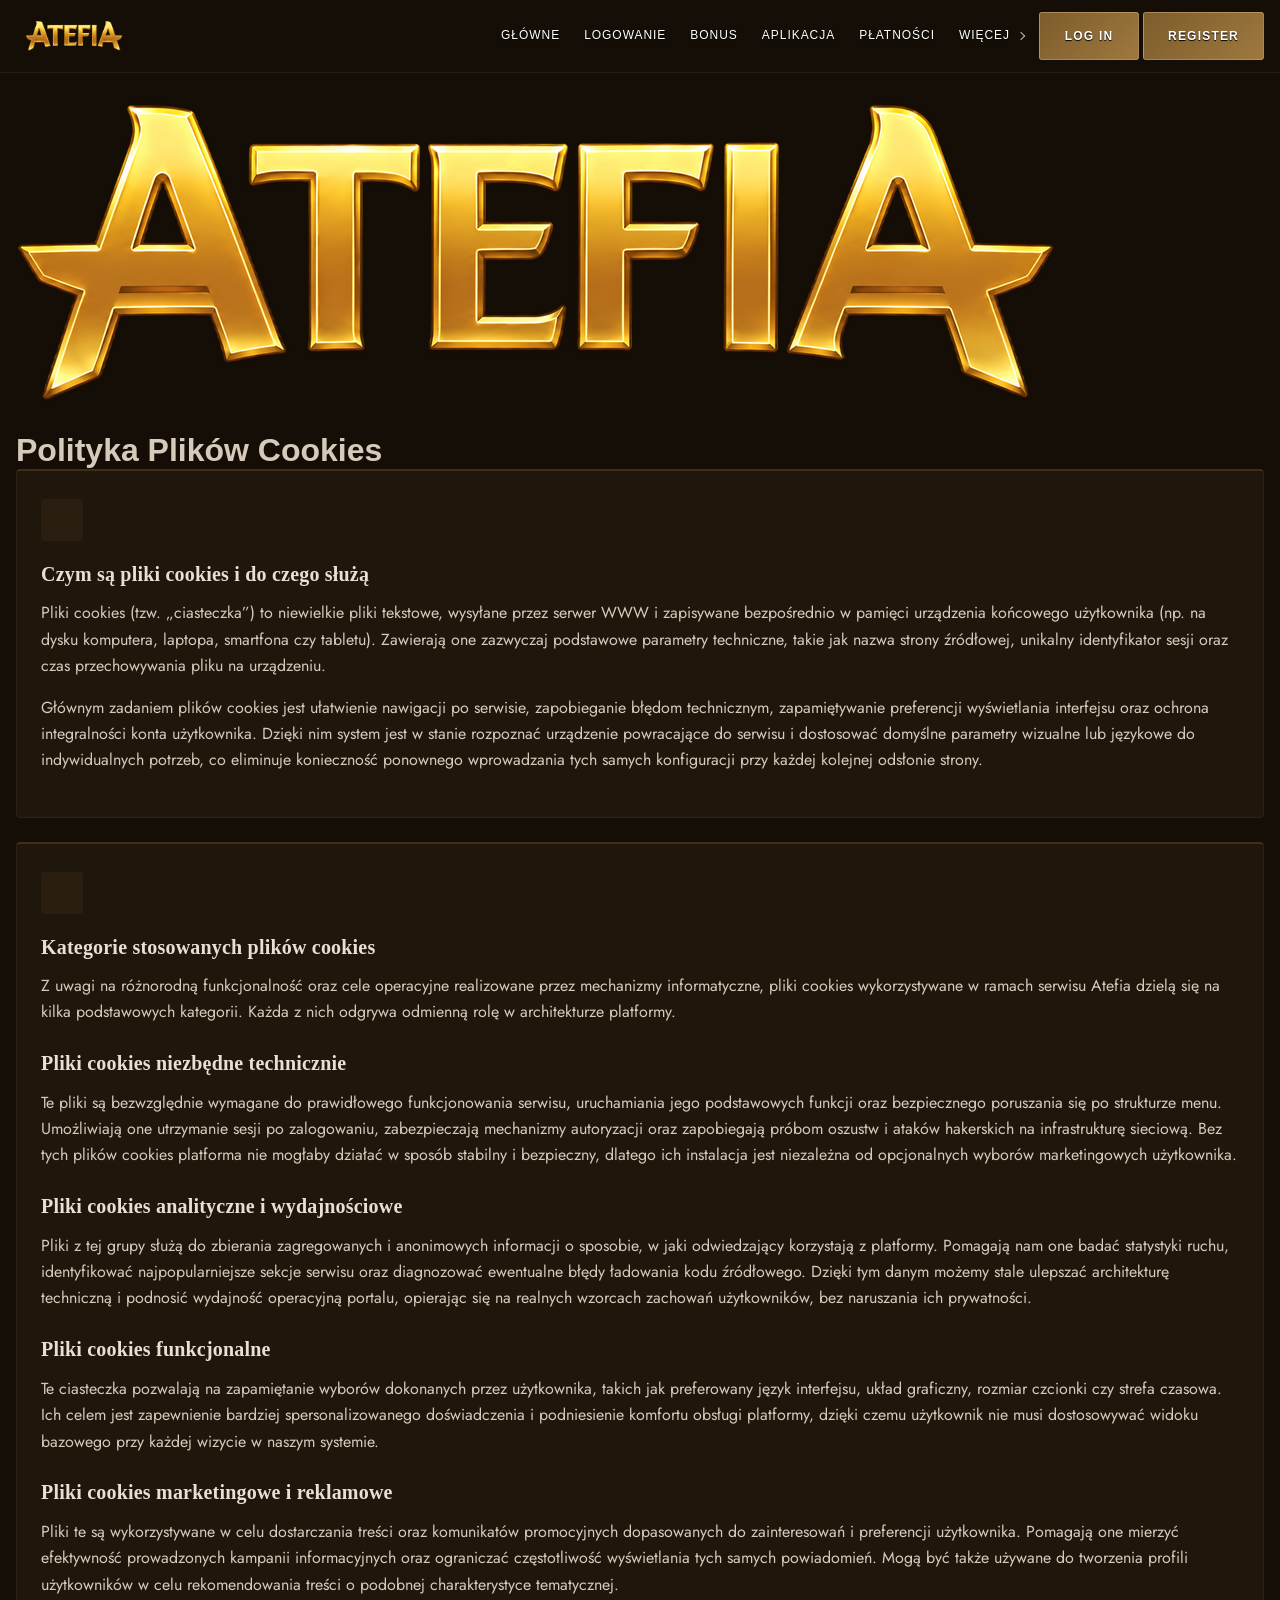
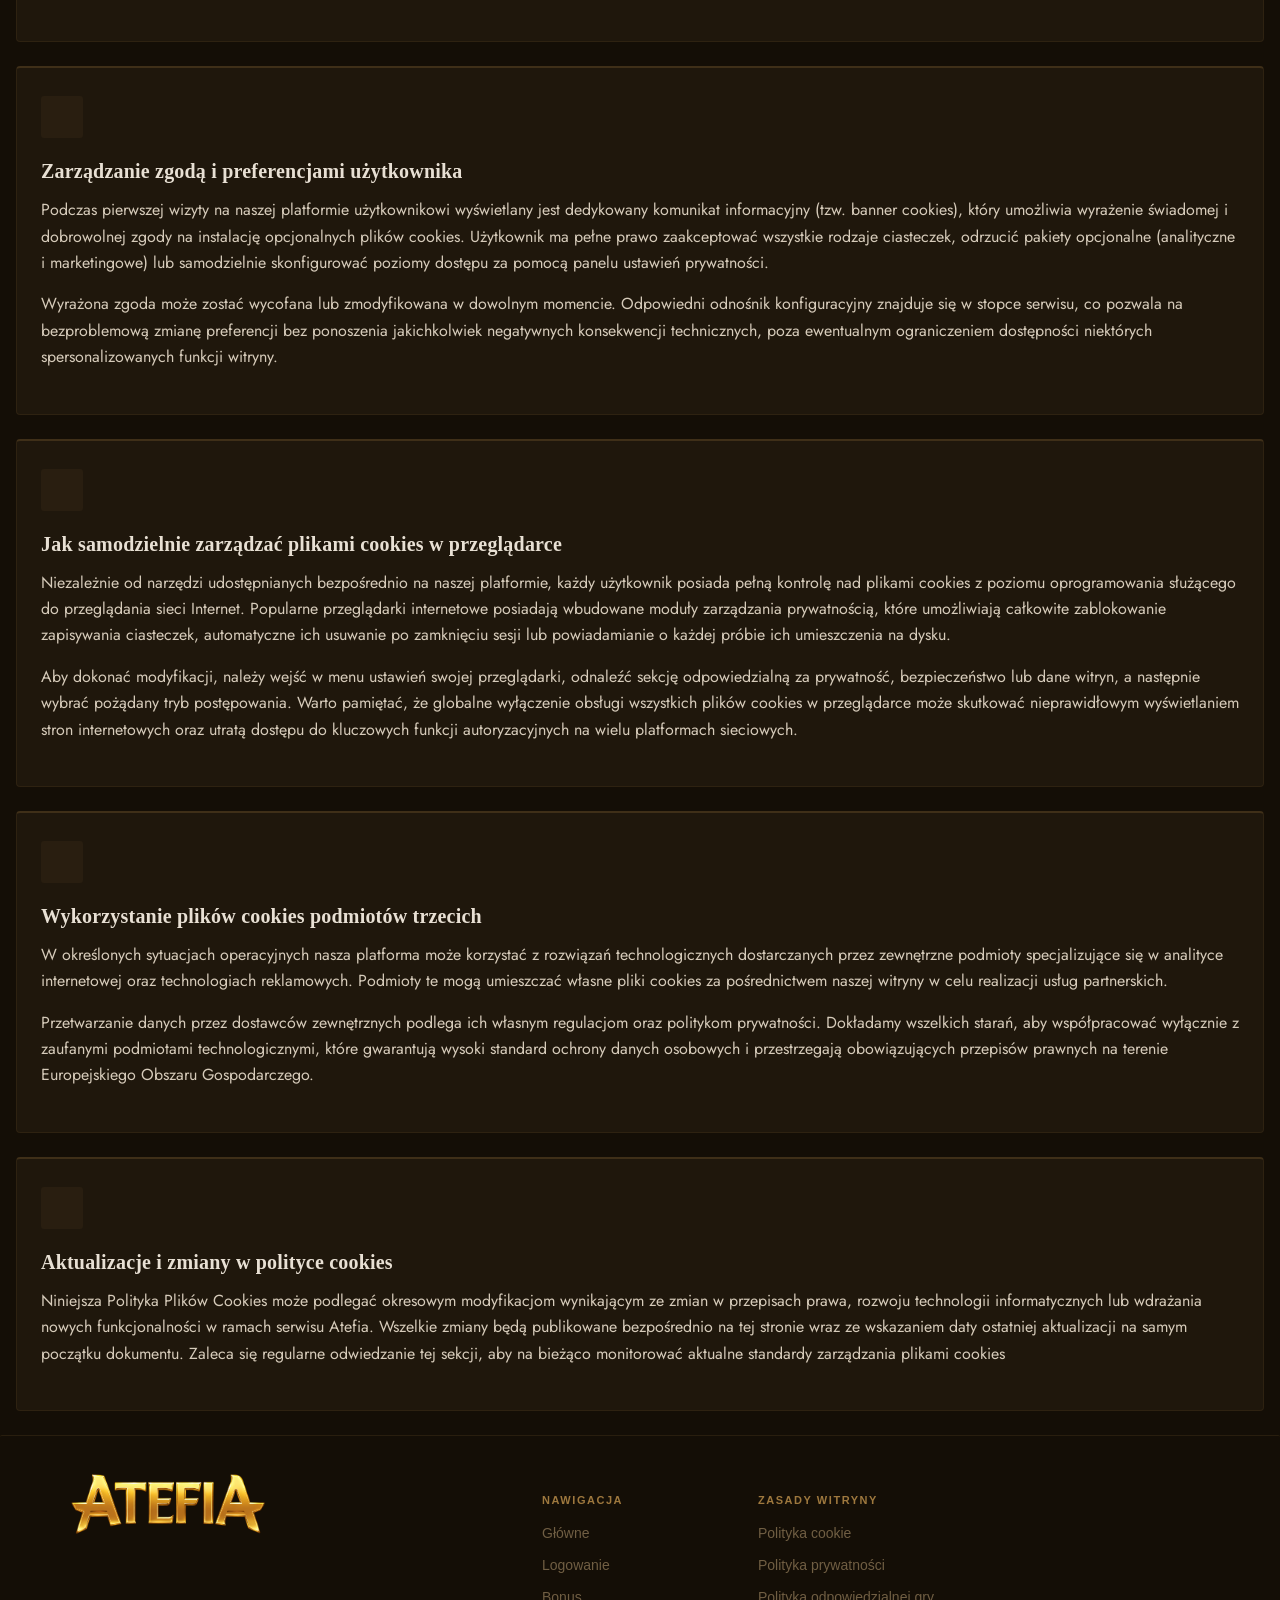
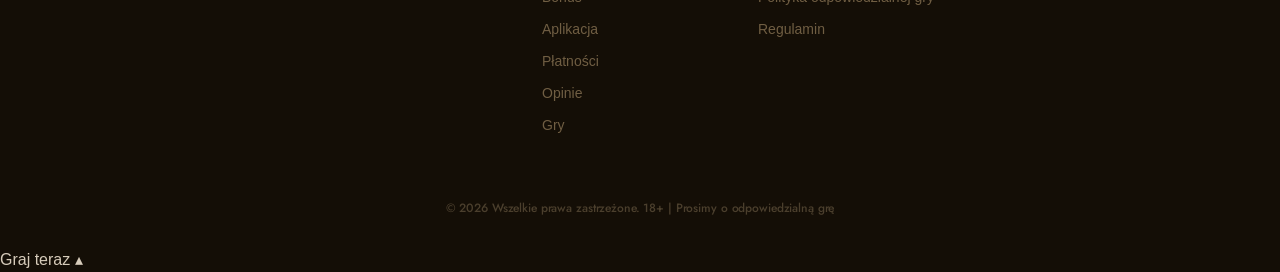
<file: cookie/index.html>
<!DOCTYPE html><html lang="pl-PL"><head>
<base href="/">
<meta charset="utf-8">
<meta content="width=device-width, initial-scale=1.0" name="viewport">
<meta content="Dowiedz się, w jaki sposób platforma Atefia wykorzystuje pliki cookies, aby zapewnić bezpieczeństwo, stabilność oraz wygodę użytkowania serwisu." name="description">
<title>Polityka Cookies - Atefia</title>
<link href="../manifest.json" rel="manifest">
<meta content="index, follow, max-image-preview:large" name="robots">
<meta content="pl_PL" property="og:locale">
<meta content="Atefia" property="og:site_name">
<meta content="article" property="og:type">
<meta content="Polityka Cookies - Atefia" property="og:title">
<meta content="Dowiedz się, w jaki sposób platforma Atefia wykorzystuje pliki cookies, aby zapewnić bezpieczeństwo, stabilność oraz wygodę użytkowania serwisu." property="og:description">

<link href="https://fonts.googleapis.com" rel="preconnect">
<link crossorigin="" href="https://fonts.gstatic.com" rel="preconnect">
<link href="https://fonts.googleapis.com/css2?family=Cinzel:wght@400..900&amp;display=swap" rel="stylesheet">
<link href="https://fonts.googleapis.com/css2?family=Jost:ital,wght@0,100..900;1,100..900&amp;display=swap" rel="stylesheet">
<link href="../css/style.css" rel="stylesheet">



<link href="../css/promo-popup.css" rel="stylesheet">
<style class="auto-content-style">
    .auto-content-wrapper-giaom0 { font-family: inherit; line-height: 1.6; color: inherit; }
    .auto-content-wrapper-giaom0 p { margin-bottom: 15px; }
    .auto-content-wrapper-giaom0 h3 { font-size: 20px; font-weight: 700; margin: 25px 0 15px; }
    .auto-content-wrapper-giaom0 ul, .auto-content-wrapper-giaom0 ol { margin-bottom: 20px; padding-left: 20px; }
    .auto-content-wrapper-giaom0 li { margin-bottom: 8px; }
    .auto-content-wrapper-giaom0 table { width: 100%; border-collapse: collapse; margin: 25px 0; background: #ffffff; border: 1px solid #e5e7eb; border-radius: 8px; overflow: hidden; }
    .auto-content-wrapper-giaom0 th { background: #f3f4f6; font-weight: 600; text-align: left; padding: 12px 16px; border-bottom: 2px solid #d1d5db; }
    .auto-content-wrapper-giaom0 td { padding: 12px 16px; border-bottom: 1px solid #e5e7eb; color: #000; }
    .modern-card-giaom0 .auto-content-wrapper-giaom0 { margin-top: 0; }
    .btn-cta-main-giaom0 { display: inline-block; text-decoration: none; padding: 12px 25px; background-color: var(--color-primary, #a00000); color: #fff; border-radius: 8px; font-weight: bold; margin: 10px 0 20px; transition: 0.3s; }
    .btn-cta-main-giaom0:hover { background-color: var(--color-secondary, #f6b625); color: #fff; filter: brightness(1.1); }
    .split-side-img-giaom0 { width: 100%; height: auto; border-radius: 12px; box-shadow: 0 5px 15px rgba(0,0,0,0.1); }
    </style>
<link rel="icon" type="image/png" href="../images/fav.png"><link rel="apple-touch-icon" href="../images/fav.png">
<link rel="canonical" href="atefia-poland.net/cookie/">
<meta property="og:url" content="atefia-poland.net/cookie/">
<meta property="twitter:url" content="atefia-poland.net/cookie/">
<link rel="alternate" hreflang="x-default" href="atefia-poland.net/cookie/">
<link rel="alternate" hreflang="pl-PL" href="atefia-poland.net/cookie/">
<link rel="stylesheet" href="../style-lang.css"></head>
<body>
<div id="site-preloader-giaom0">
<div class="preloader-content">
<img alt="Atefia logo" class="preloader-logo" src="../images/logo.png">
<div class="small-spinner"></div>
</div>
</div>
<header>
<div class="header__inner-giaom0">
<div class="header__logo-wrap-giaom0">
<a aria-label="Atefia home" class="header__logo" href="../" rel="home">
<img alt="Atefia logo" height="36" src="../images/logo.png" width="100">
</a>
</div>
<button aria-label="Przełącz nawigację" class="navbar-toggler-giaom0 collapsed-giaom0" type="button">
<span class="navbar-toggler-icon-giaom0"></span>
</button>
<nav class="header__navigation-giaom0" id="navbarNav-giaom0">
<ul class="header--navigation__list-giaom0" id="menu-header-giaom0"><li class="header-navigation-list__item-giaom0 menu-item nav-item"><div class="link-wrapper-giaom0"><a class="nav-link-giaom0 header-navigation-list__link-giaom0" href="../"><span itemprop="name">Główne</span></a></div></li><li class="header-navigation-list__item-giaom0 menu-item nav-item"><div class="link-wrapper-giaom0"><a class="nav-link-giaom0 header-navigation-list__link-giaom0" href="../logowanie/"><span itemprop="name">Logowanie</span></a></div></li><li class="header-navigation-list__item-giaom0 menu-item nav-item"><div class="link-wrapper-giaom0"><a class="nav-link-giaom0 header-navigation-list__link-giaom0" href="../bonus/"><span itemprop="name">Bonus</span></a></div></li><li class="header-navigation-list__item-giaom0 menu-item nav-item"><div class="link-wrapper-giaom0"><a class="nav-link-giaom0 header-navigation-list__link-giaom0" href="../app/"><span itemprop="name">Aplikacja</span></a></div></li><li class="header-navigation-list__item-giaom0 menu-item nav-item"><div class="link-wrapper-giaom0"><a class="nav-link-giaom0 header-navigation-list__link-giaom0" href="../platnosci/"><span itemprop="name">Płatności</span></a></div></li><li class="header-navigation-list__item-giaom0 menu-item nav-item has-submenu-giaom0"><div class="link-wrapper-giaom0"><a aria-expanded="false" aria-haspopup="true" class="nav-link-giaom0 header-navigation-list__link-giaom0" data-submenu-toggle-giaom0="true" href="#"><span itemprop="name">Więcej</span></a></div><ul class="header-submenu-giaom0"><li class="menu-item nav-item"><a class="nav-link-giaom0" href="../opinie/"><span itemprop="name">Opinie</span></a></li><li class="menu-item nav-item"><a class="nav-link-giaom0" href="../gry/"><span itemprop="name">Gry</span></a></li></ul></li></ul>
</nav>
<div class="header__actions-giaom0">
<button class="button-giaom0 button--xs-giaom0 button--secondary-giaom0 header--actions__item-giaom0" data-aff="true" rel="nofollow" type="button">Log in</button>
<button class="button-giaom0 button--xs-giaom0 button--secondary-giaom0 header--actions__item-giaom0" data-aff="true" rel="nofollow" type="button">Register</button>
</div>
</div>
</header>
<main>
<div class="container-giaom0">
<h1>Polityka Plików Cookies</h1>
<article class="modern-card-giaom0 mb-4-giaom0"><i class="bi bi-journal-text modern-card-icon-giaom0"></i><h2>Czym są pliki cookies i do czego służą</h2><div class="auto-content-wrapper-giaom0"><p class="c2">Pliki cookies (tzw. „ciasteczka”) to niewielkie pliki tekstowe, wysyłane przez serwer WWW i zapisywane bezpośrednio w pamięci urządzenia końcowego użytkownika (np. na dysku komputera, laptopa, smartfona czy tabletu). Zawierają one zazwyczaj podstawowe parametry techniczne, takie jak nazwa strony źródłowej, unikalny identyfikator sesji oraz czas przechowywania pliku na urządzeniu.</p>
<p class="c2">Głównym zadaniem plików cookies jest ułatwienie nawigacji po serwisie, zapobieganie błędom technicznym, zapamiętywanie preferencji wyświetlania interfejsu oraz ochrona integralności konta użytkownika. Dzięki nim system jest w stanie rozpoznać urządzenie powracające do serwisu i dostosować domyślne parametry wizualne lub językowe do indywidualnych potrzeb, co eliminuje konieczność ponownego wprowadzania tych samych konfiguracji przy każdej kolejnej odsłonie strony.</p></div></article><article class="modern-card-giaom0 mb-4-giaom0"><i class="bi bi-journal-text modern-card-icon-giaom0"></i><h2>Kategorie stosowanych plików cookies</h2><div class="auto-content-wrapper-giaom0"><p class="c2">Z uwagi na różnorodną funkcjonalność oraz cele operacyjne realizowane przez mechanizmy informatyczne, pliki cookies wykorzystywane w ramach serwisu Atefia dzielą się na kilka podstawowych kategorii. Każda z nich odgrywa odmienną rolę w architekturze platformy.</p>
<h3>Pliki cookies niezbędne technicznie</h3>
<p class="c2">Te pliki są bezwzględnie wymagane do prawidłowego funkcjonowania serwisu, uruchamiania jego podstawowych funkcji oraz bezpiecznego poruszania się po strukturze menu. Umożliwiają one utrzymanie sesji po zalogowaniu, zabezpieczają mechanizmy autoryzacji oraz zapobiegają próbom oszustw i ataków hakerskich na infrastrukturę sieciową. Bez tych plików cookies platforma nie mogłaby działać w sposób stabilny i bezpieczny, dlatego ich instalacja jest niezależna od opcjonalnych wyborów marketingowych użytkownika.</p>
<h3>Pliki cookies analityczne i wydajnościowe</h3>
<p class="c2">Pliki z tej grupy służą do zbierania zagregowanych i anonimowych informacji o sposobie, w jaki odwiedzający korzystają z platformy. Pomagają nam one badać statystyki ruchu, identyfikować najpopularniejsze sekcje serwisu oraz diagnozować ewentualne błędy ładowania kodu źródłowego. Dzięki tym danym możemy stale ulepszać architekturę techniczną i podnosić wydajność operacyjną portalu, opierając się na realnych wzorcach zachowań użytkowników, bez naruszania ich prywatności.</p>
<h3>Pliki cookies funkcjonalne</h3>
<p class="c2">Te ciasteczka pozwalają na zapamiętanie wyborów dokonanych przez użytkownika, takich jak preferowany język interfejsu, układ graficzny, rozmiar czcionki czy strefa czasowa. Ich celem jest zapewnienie bardziej spersonalizowanego doświadczenia i podniesienie komfortu obsługi platformy, dzięki czemu użytkownik nie musi dostosowywać widoku bazowego przy każdej wizycie w naszym systemie.</p>
<h3>Pliki cookies marketingowe i reklamowe</h3>
<p class="c2">Pliki te są wykorzystywane w celu dostarczania treści oraz komunikatów promocyjnych dopasowanych do zainteresowań i preferencji użytkownika. Pomagają one mierzyć efektywność prowadzonych kampanii informacyjnych oraz ograniczać częstotliwość wyświetlania tych samych powiadomień. Mogą być także używane do tworzenia profili użytkowników w celu rekomendowania treści o podobnej charakterystyce tematycznej.</p></div></article><article class="modern-card-giaom0 mb-4-giaom0"><i class="bi bi-journal-text modern-card-icon-giaom0"></i><h2>Zarządzanie zgodą i preferencjami użytkownika</h2><div class="auto-content-wrapper-giaom0"><p class="c2">Podczas pierwszej wizyty na naszej platformie użytkownikowi wyświetlany jest dedykowany komunikat informacyjny (tzw. banner cookies), który umożliwia wyrażenie świadomej i dobrowolnej zgody na instalację opcjonalnych plików cookies. Użytkownik ma pełne prawo zaakceptować wszystkie rodzaje ciasteczek, odrzucić pakiety opcjonalne (analityczne i marketingowe) lub samodzielnie skonfigurować poziomy dostępu za pomocą panelu ustawień prywatności.</p>
<p class="c2">Wyrażona zgoda może zostać wycofana lub zmodyfikowana w dowolnym momencie. Odpowiedni odnośnik konfiguracyjny znajduje się w stopce serwisu, co pozwala na bezproblemową zmianę preferencji bez ponoszenia jakichkolwiek negatywnych konsekwencji technicznych, poza ewentualnym ograniczeniem dostępności niektórych spersonalizowanych funkcji witryny.</p></div></article><article class="modern-card-giaom0 mb-4-giaom0"><i class="bi bi-journal-text modern-card-icon-giaom0"></i><h2>Jak samodzielnie zarządzać plikami cookies w przeglądarce</h2><div class="auto-content-wrapper-giaom0"><p class="c2">Niezależnie od narzędzi udostępnianych bezpośrednio na naszej platformie, każdy użytkownik posiada pełną kontrolę nad plikami cookies z poziomu oprogramowania służącego do przeglądania sieci Internet. Popularne przeglądarki internetowe posiadają wbudowane moduły zarządzania prywatnością, które umożliwiają całkowite zablokowanie zapisywania ciasteczek, automatyczne ich usuwanie po zamknięciu sesji lub powiadamianie o każdej próbie ich umieszczenia na dysku.</p>
<p class="c2">Aby dokonać modyfikacji, należy wejść w menu ustawień swojej przeglądarki, odnaleźć sekcję odpowiedzialną za prywatność, bezpieczeństwo lub dane witryn, a następnie wybrać pożądany tryb postępowania. Warto pamiętać, że globalne wyłączenie obsługi wszystkich plików cookies w przeglądarce może skutkować nieprawidłowym wyświetlaniem stron internetowych oraz utratą dostępu do kluczowych funkcji autoryzacyjnych na wielu platformach sieciowych.</p></div></article><article class="modern-card-giaom0 mb-4-giaom0"><i class="bi bi-journal-text modern-card-icon-giaom0"></i><h2>Wykorzystanie plików cookies podmiotów trzecich</h2><div class="auto-content-wrapper-giaom0"><p class="c2">W określonych sytuacjach operacyjnych nasza platforma może korzystać z rozwiązań technologicznych dostarczanych przez zewnętrzne podmioty specjalizujące się w analityce internetowej oraz technologiach reklamowych. Podmioty te mogą umieszczać własne pliki cookies za pośrednictwem naszej witryny w celu realizacji usług partnerskich.</p>
<p class="c2">Przetwarzanie danych przez dostawców zewnętrznych podlega ich własnym regulacjom oraz politykom prywatności. Dokładamy wszelkich starań, aby współpracować wyłącznie z zaufanymi podmiotami technologicznymi, które gwarantują wysoki standard ochrony danych osobowych i przestrzegają obowiązujących przepisów prawnych na terenie Europejskiego Obszaru Gospodarczego.</p></div></article><article class="modern-card-giaom0 mb-4-giaom0"><i class="bi bi-journal-text modern-card-icon-giaom0"></i><h2>Aktualizacje i zmiany w polityce cookies</h2><div class="auto-content-wrapper-giaom0"><p class="c2">Niniejsza Polityka Plików Cookies może podlegać okresowym modyfikacjom wynikającym ze zmian w przepisach prawa, rozwoju technologii informatycznych lub wdrażania nowych funkcjonalności w ramach serwisu Atefia. Wszelkie zmiany będą publikowane bezpośrednio na tej stronie wraz ze wskazaniem daty ostatniej aktualizacji na samym początku dokumentu. Zaleca się regularne odwiedzanie tej sekcji, aby na bieżąco monitorować aktualne standardy zarządzania plikami cookies</p></div></article></div>
</main>
<footer>
<div class="footer__head-block-giaom0">
<img alt="Atefia logo" height="72" src="../images/logo.png" width="200">
<div class="footer__menus-giaom0">
<div class="footer__menu-block-giaom0">
<div class="footer__menu-heading-giaom0">Nawigacja</div>
<ul class="footer__menu-list-giaom0" id="menu-footer-1-giaom0"><li class="menu-item nav-item"><a href="../">Główne</a></li><li class="menu-item nav-item"><a href="../logowanie/">Logowanie</a></li><li class="menu-item nav-item"><a href="../bonus/">Bonus</a></li><li class="menu-item nav-item"><a href="../app/">Aplikacja</a></li><li class="menu-item nav-item"><a href="../platnosci/">Płatności</a></li><li class="menu-item nav-item"><a href="../opinie/">Opinie</a></li><li class="menu-item nav-item"><a href="../gry/">Gry</a></li></ul>
</div>
<div class="footer__menu-block-giaom0">
<div class="footer__menu-heading-giaom0">Zasady witryny</div>
<ul class="footer__menu-list-giaom0" id="menu-footer-2-giaom0"><li class="menu-item nav-item"><a href="./">Polityka cookie</a></li><li class="menu-item nav-item"><a href="../privacy/">Polityka prywatności</a></li><li class="menu-item nav-item"><a href="../responsible/">Polityka odpowiedzialnej gry</a></li><li class="menu-item nav-item"><a href="../terms/">Regulamin</a></li></ul>
</div>
</div>
</div>
<div class="footer__legal-info-giaom0">
<p class="legal-info__text-giaom0">
        © <span id="footer__date-giaom0">2026</span> Wszelkie prawa zastrzeżone. 18+ | Prosimy o odpowiedzialną grę
      </p>
</div>
</footer>
<button aria-label="Przewiń na górę" class="button-giaom0 button--primary-giaom0" id="scrollToTopBtn-giaom0" title="Przejdź na górę">▴</button>
<div class="mobile-fixed-button">
<button class="mobile-fixed-button-link" data-aff="true" rel="nofollow" type="button">Graj teraz</button>
<a aria-label="Przewiń na górę" class="mobile-scroll-top" href="#">▴</a>
</div>
<script defer="" src="../js/asset_hv6iaemq.js"></script>
<script defer="" src="../js/asset_146dniw8.js"></script>
<div aria-labelledby="promo-popup-title-giaom0" aria-modal="true" class="promo-overlay-giaom0" id="promo-overlay-giaom0" role="dialog">
<div class="promo-popup-giaom0">
<div class="promo-popup-bg-giaom0"></div>
<button aria-label="Zamknij" class="promo-btn-close-giaom0" id="promo-close-btn-giaom0">✕</button>
<div class="promo-popup-inner-giaom0">
<p class="promo-tagline-giaom0">Start your winning streak!</p>
<h2 class="promo-headline-giaom0" id="promo-popup-title-giaom0">Get <span>25&nbsp;000<br>złote monety</span><br>FOR FREE!</h2>
<div class="promo-coins-badge-giaom0">
<span class="promo-coins-icon-giaom0">🪙</span>
<span class="promo-coins-text-giaom0">+2,5 monety Spree</span>
</div>
<button class="promo-btn-cta-giaom0" data-aff="true" rel="nofollow" type="button">Graj teraz</button>
</div>
</div>
</div>
<script src="../js/asset_xgkgp9q8.js"></script>


<script src="../script-lang.js" defer=""></script></body></html>
</file>
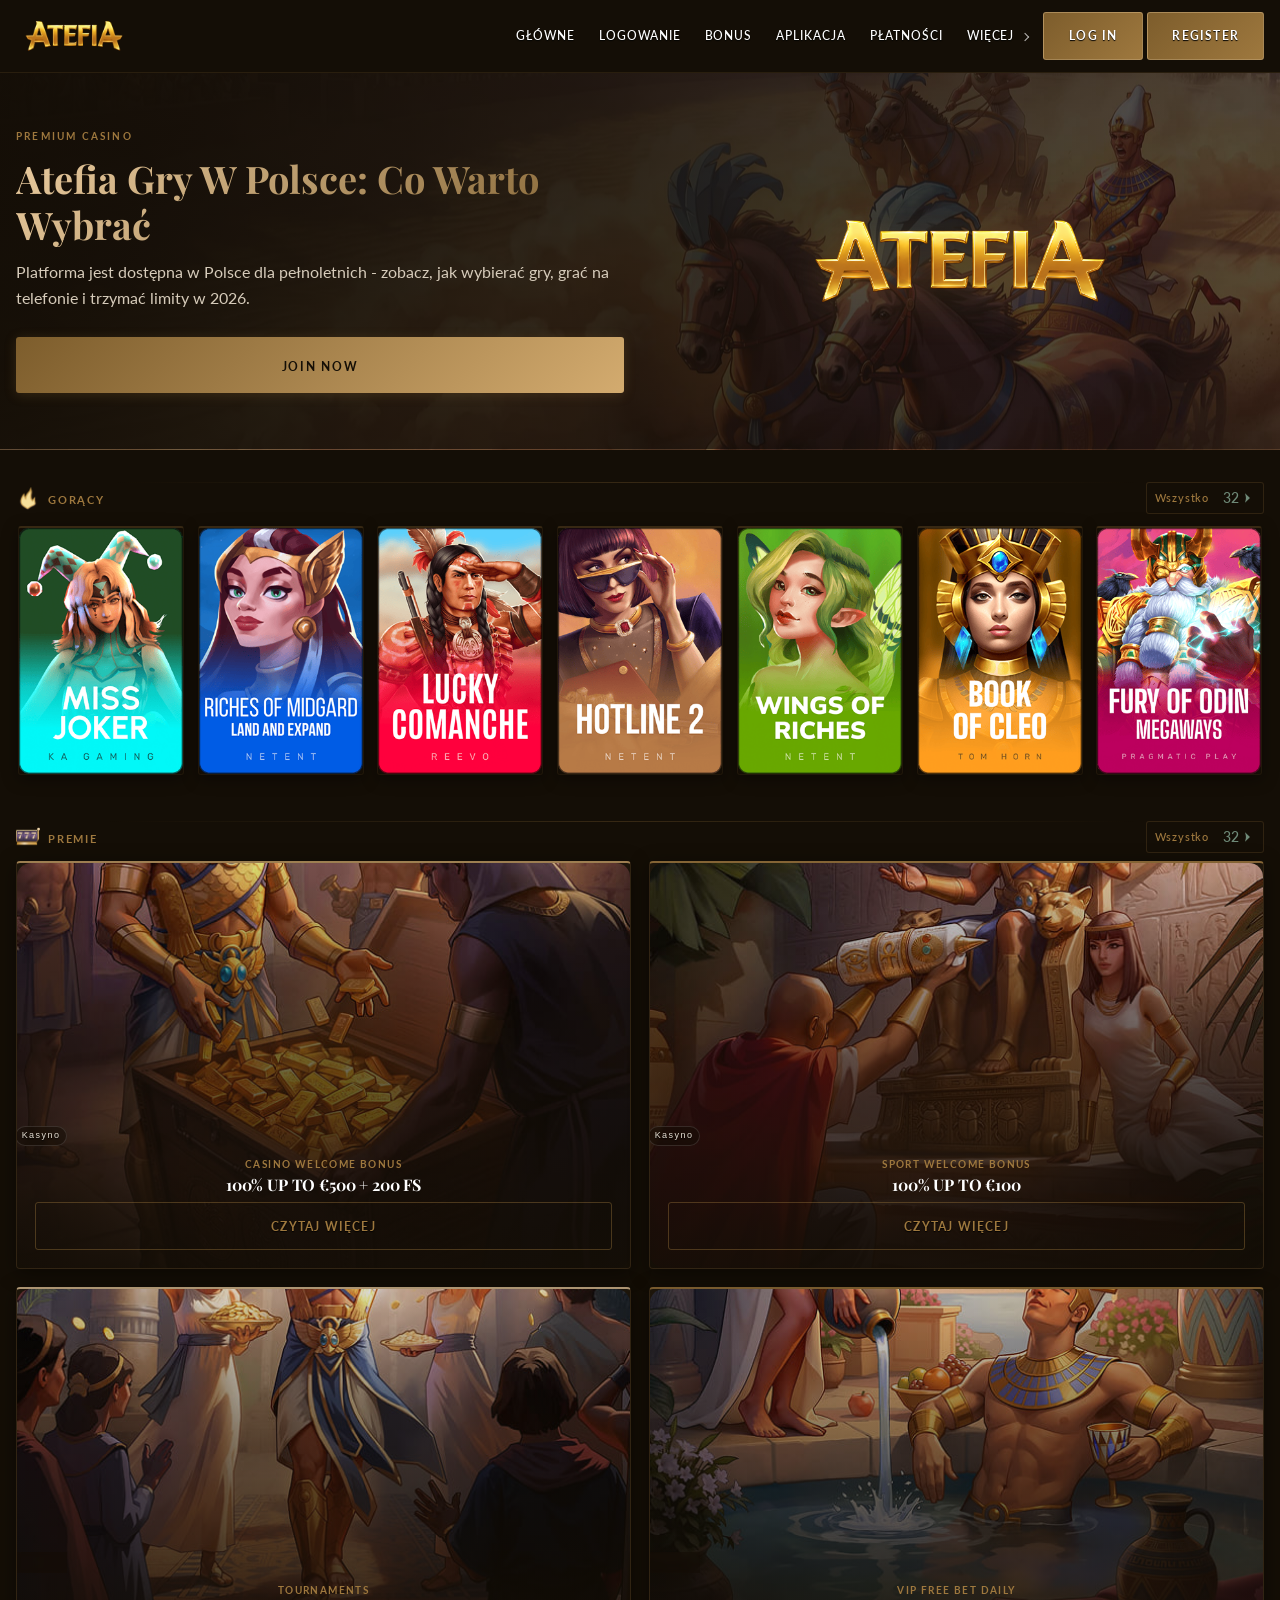
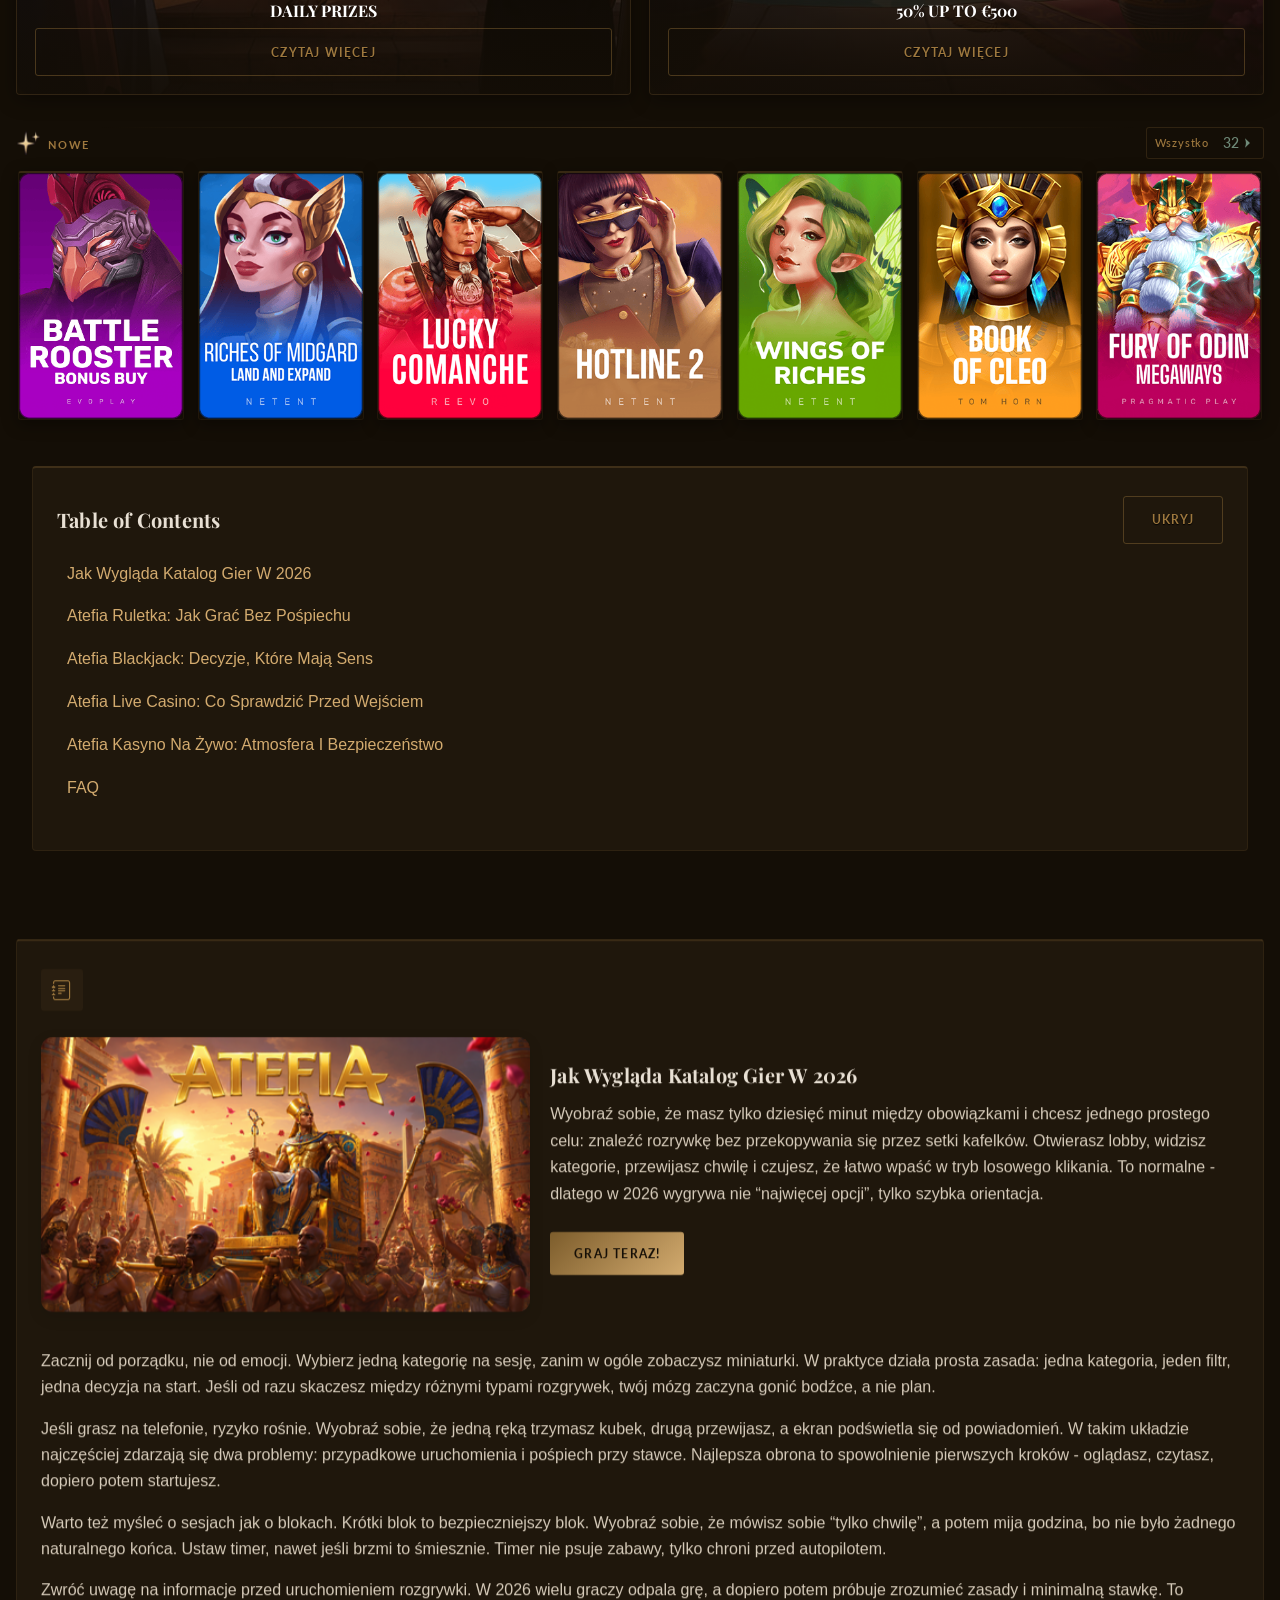
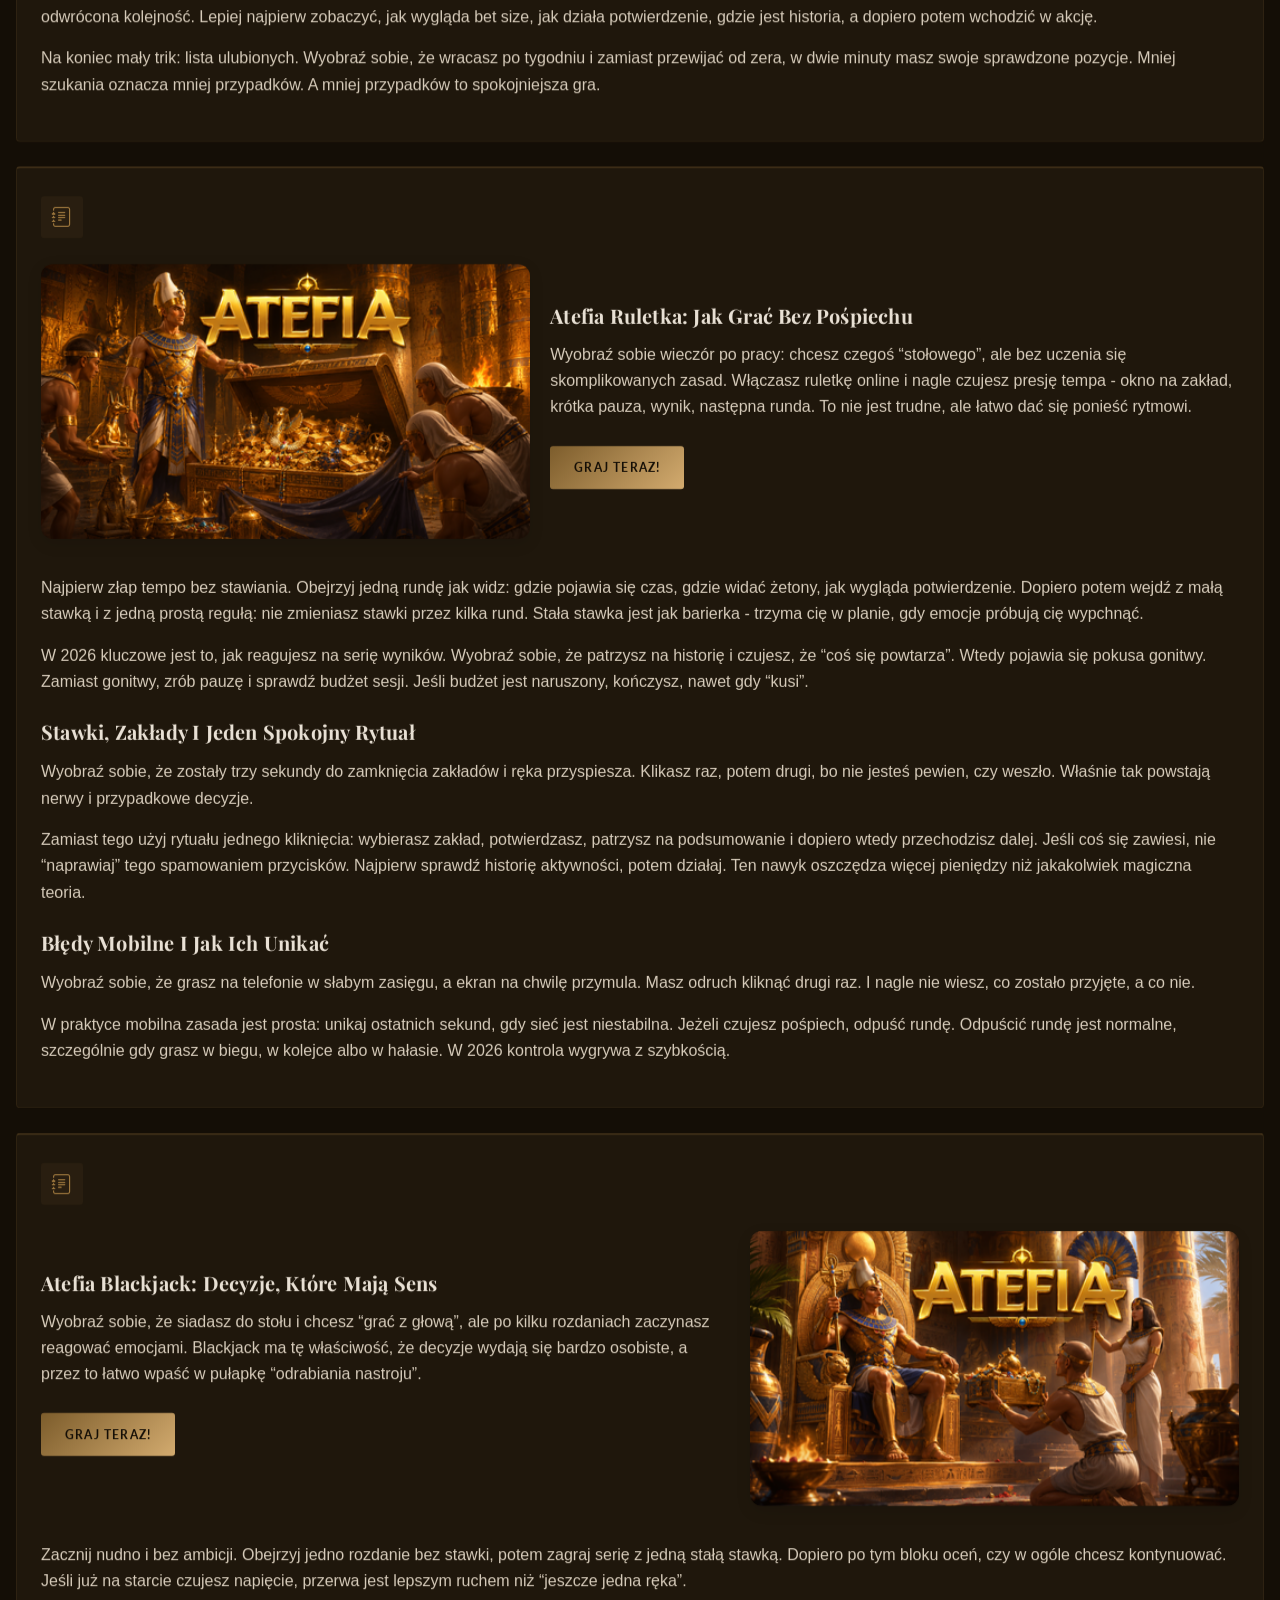
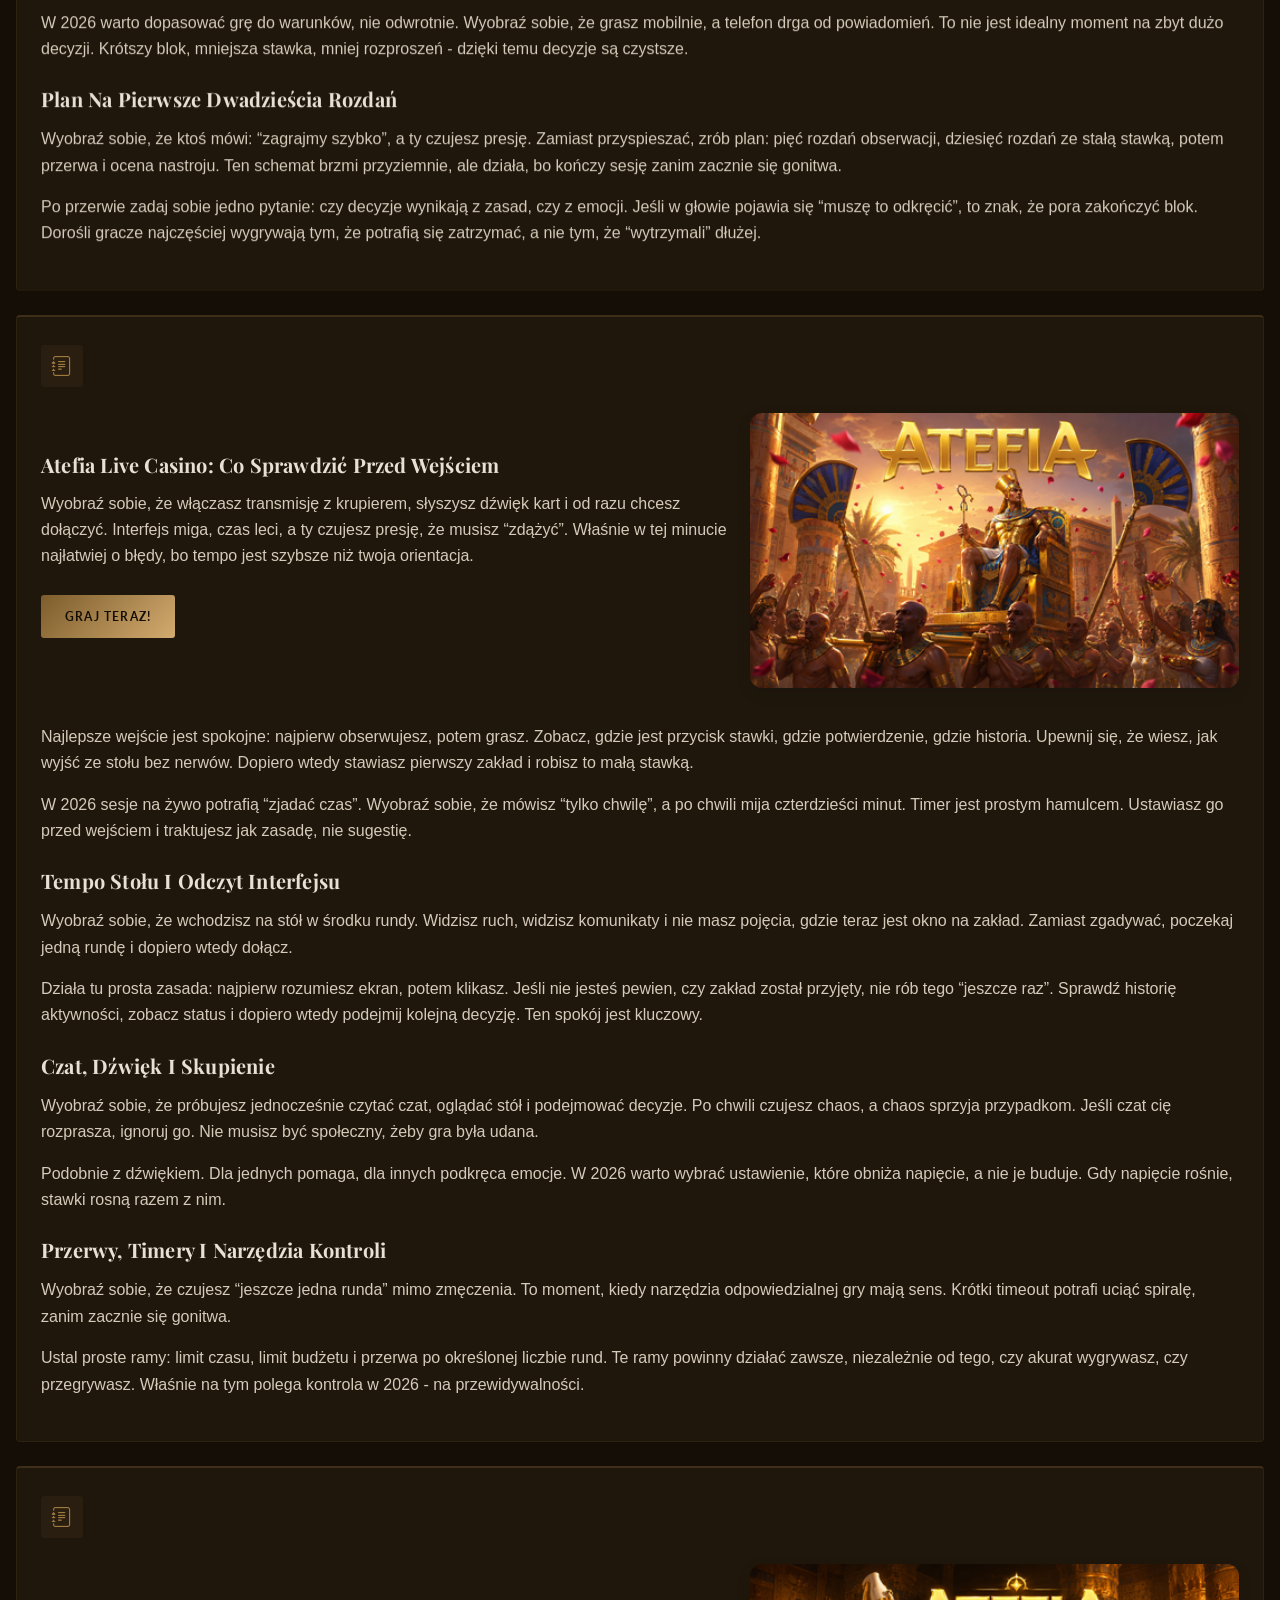
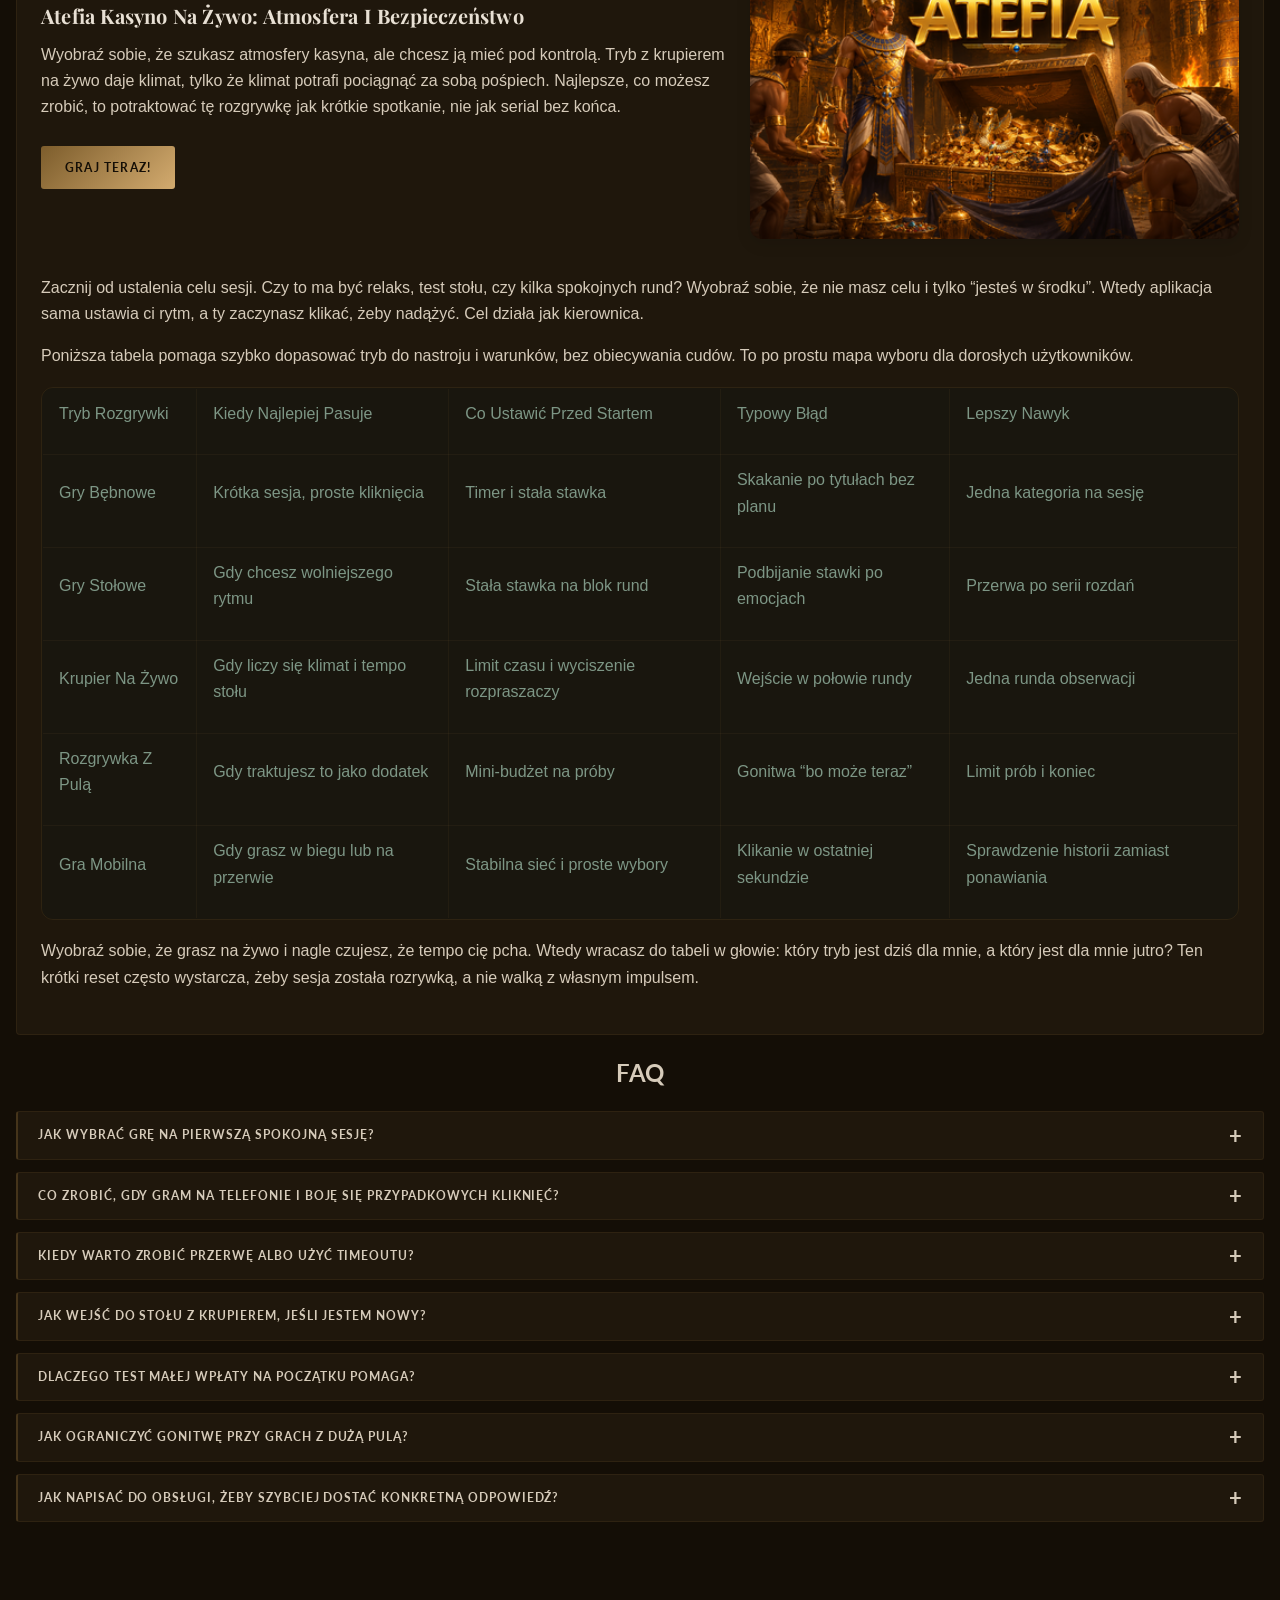
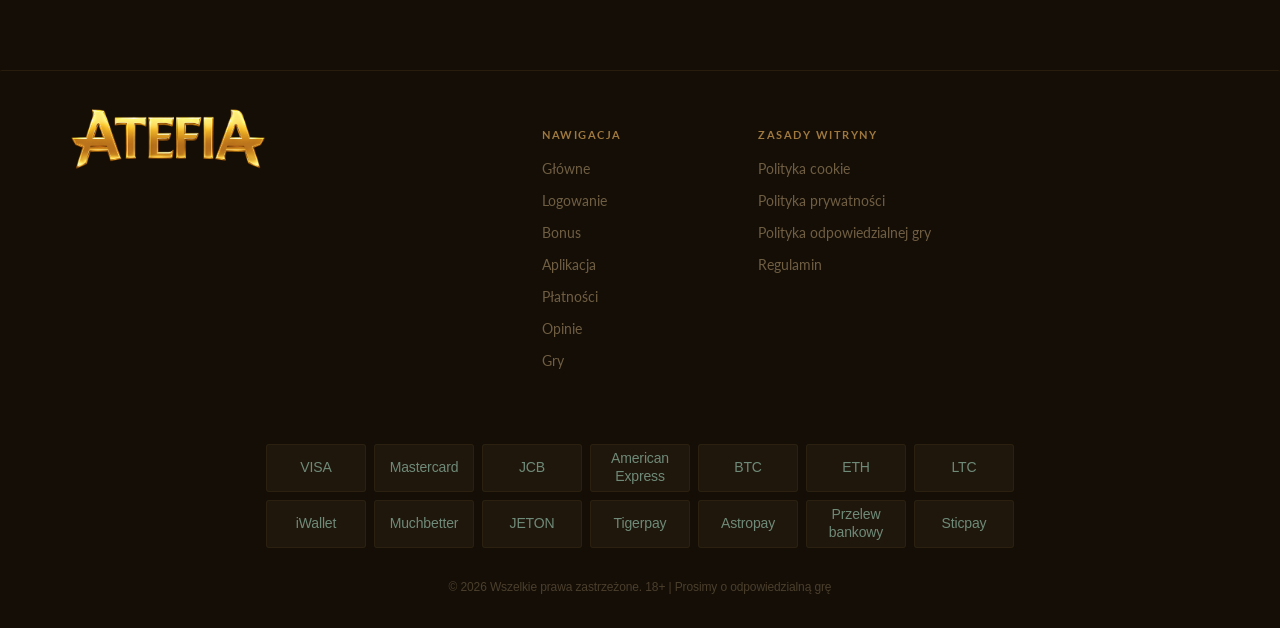
<file: gry/index.html>
<!DOCTYPE html><html lang="pl-PL"><head>
<meta charset="utf-8">
<meta content="width=device-width, initial-scale=1.0" name="viewport">
<meta content="Atefia Automaty - poznaj wybór gier, tryb live, limity i wypłaty w Polsce w 2026, dla pełnoletnich | Atefia Automaty Online - zacznij mądrze dziś" name="description">
<title>Atefia Sloty W Polsce 2026 - Zagraj Teraz | Startuj</title>
<meta content="index, follow, max-image-preview:large" name="robots">
<link href="../manifest.json" rel="manifest">
<meta content="pl_PL" property="og:locale">
<meta content="Atefia" property="og:site_name">
<meta content="article" property="og:type">
<meta content="Atefia Sloty W Polsce 2026 - Zagraj Teraz | Startuj" property="og:title">
<meta content="Atefia Automaty - poznaj wybór gier, tryb live, limity i wypłaty w Polsce w 2026, dla pełnoletnich | Atefia Automaty Online - zacznij mądrze dziś" property="og:description">

<meta content="summary_large_image" name="twitter:card">
<meta content="Atefia Sloty W Polsce 2026 - Zagraj Teraz | Startuj" name="twitter:title">
<meta content="Atefia Automaty - poznaj wybór gier, tryb live, limity i wypłaty w Polsce w 2026, dla pełnoletnich | Atefia Automaty Online - zacznij mądrze dziś" name="twitter:description">
<link href="https://fonts.googleapis.com" rel="preconnect">
<link crossorigin="" href="https://fonts.gstatic.com" rel="preconnect">
<link href="https://fonts.googleapis.com/css2?family=Playfair+Display:ital,wght@0,400;0,500;0,600;0,700;1,400&amp;family=Lato:wght@300;400;700&amp;display=swap" rel="stylesheet">
<link href="../css/bootstrap-icons.min.css" rel="stylesheet">
<link href="../css/style.css" rel="stylesheet">



<link href="../css/promo-popup.css" rel="stylesheet">
<style class="auto-content-style">
    .auto-content-wrapper-giaom0 { font-family: inherit; line-height: 1.6; color: inherit; }
    .auto-content-wrapper-giaom0 p { margin-bottom: 15px; }
    .auto-content-wrapper-giaom0 h3 { font-size: 20px; font-weight: 700; margin: 25px 0 15px; }
    .auto-content-wrapper-giaom0 ul, .auto-content-wrapper-giaom0 ol { margin-bottom: 20px; padding-left: 20px; }
    .auto-content-wrapper-giaom0 li { margin-bottom: 8px; }
    .auto-content-wrapper-giaom0 table { width: 100%; border-collapse: collapse; margin: 25px 0; background: #ffffff; border: 1px solid #e5e7eb; border-radius: 8px; overflow: hidden; }
    .auto-content-wrapper-giaom0 th { background: #f3f4f6; font-weight: 600; text-align: left; padding: 12px 16px; border-bottom: 2px solid #d1d5db; }
    .auto-content-wrapper-giaom0 td { padding: 12px 16px; border-bottom: 1px solid #e5e7eb; color: #000; }
    .modern-card-giaom0 .auto-content-wrapper-giaom0 { margin-top: 0; }
    .btn-cta-main-giaom0 { display: inline-block; text-decoration: none; padding: 12px 25px; background-color: var(--color-primary, #a00000); color: #fff; border-radius: 8px; font-weight: bold; margin: 10px 0 20px; transition: 0.3s; }
    .btn-cta-main-giaom0:hover { background-color: var(--color-secondary, #f6b625); color: #fff; filter: brightness(1.1); }
    .split-side-img-giaom0 { width: 100%; height: auto; border-radius: 12px; box-shadow: 0 5px 15px rgba(0,0,0,0.1); }
    </style>
<link rel="icon" type="image/png" href="../images/fav.png"><link rel="apple-touch-icon" href="../images/fav.png">
<link rel="canonical" href="atefia-poland.net/gry/">
<meta property="og:url" content="atefia-poland.net/gry/">
<meta property="twitter:url" content="atefia-poland.net/gry/">
<link rel="alternate" hreflang="x-default" href="atefia-poland.net/gry/">
<link rel="alternate" hreflang="pl-PL" href="atefia-poland.net/gry/">
<link rel="stylesheet" href="../style-lang.css"></head>
<body>
<header>
<div class="header__inner-giaom0">
<div class="header__logo-wrap-giaom0">
<a aria-label="Atefia home" class="header__logo" href="../" rel="home">
<img alt="Atefia logo" height="36" src="../images/logo.png" width="100">
</a>
</div>
<button aria-label="Przełącz nawigację" class="navbar-toggler-giaom0 collapsed-giaom0" type="button">
<span class="navbar-toggler-icon-giaom0"></span>
</button>
<nav class="header__navigation-giaom0" id="navbarNav-giaom0">
<ul class="header--navigation__list-giaom0" id="menu-header-giaom0"><li class="header-navigation-list__item-giaom0 menu-item nav-item"><div class="link-wrapper-giaom0"><a class="nav-link-giaom0 header-navigation-list__link-giaom0" href="../"><span itemprop="name">Główne</span></a></div></li><li class="header-navigation-list__item-giaom0 menu-item nav-item"><div class="link-wrapper-giaom0"><a class="nav-link-giaom0 header-navigation-list__link-giaom0" href="../logowanie/"><span itemprop="name">Logowanie</span></a></div></li><li class="header-navigation-list__item-giaom0 menu-item nav-item"><div class="link-wrapper-giaom0"><a class="nav-link-giaom0 header-navigation-list__link-giaom0" href="../bonus/"><span itemprop="name">Bonus</span></a></div></li><li class="header-navigation-list__item-giaom0 menu-item nav-item"><div class="link-wrapper-giaom0"><a class="nav-link-giaom0 header-navigation-list__link-giaom0" href="../app/"><span itemprop="name">Aplikacja</span></a></div></li><li class="header-navigation-list__item-giaom0 menu-item nav-item"><div class="link-wrapper-giaom0"><a class="nav-link-giaom0 header-navigation-list__link-giaom0" href="../platnosci/"><span itemprop="name">Płatności</span></a></div></li><li class="header-navigation-list__item-giaom0 menu-item nav-item has-submenu-giaom0"><div class="link-wrapper-giaom0"><a aria-expanded="false" aria-haspopup="true" class="nav-link-giaom0 header-navigation-list__link-giaom0" data-submenu-toggle-giaom0="true" href="#"><span itemprop="name">Więcej</span></a></div><ul class="header-submenu-giaom0"><li class="menu-item nav-item"><a class="nav-link-giaom0" href="../opinie/"><span itemprop="name">Opinie</span></a></li><li class="menu-item nav-item"><a class="nav-link-giaom0" href="./"><span itemprop="name">Gry</span></a></li></ul></li></ul>
</nav>
<div class="header__actions-giaom0">
<button class="button-giaom0 button--xs-giaom0 button--secondary-giaom0 header--actions__item-giaom0" data-aff="true" rel="nofollow" type="button">Log in</button>
<button class="button-giaom0 button--xs-giaom0 button--secondary-giaom0 header--actions__item-giaom0" data-aff="true" rel="nofollow" type="button">Register</button>
</div>
</div>
</header>
<main>
<div class="ts3-hero-giaom0">
<div class="container-giaom0 ts3-hero__inner-giaom0">
<div class="ts3-hero__text-giaom0">
<span class="ts3-hero__tag-giaom0">Premium Casino</span>
<h1 class="ts3-hero__title-giaom0">Atefia Gry W Polsce: Co Warto Wybrać</h1><div class="auto-content-wrapper-giaom0"><p class="c1">Platforma jest dostępna w Polsce dla pełnoletnich - zobacz, jak wybierać gry, grać na telefonie i trzymać limity w 2026.</p></div>
<button class="button-giaom0 button--m-giaom0 button--primary-giaom0" data-aff="true" rel="nofollow" type="button">Join Now</button>
</div>
<div class="ts3-hero__logo-wrap-giaom0">
<img alt="Atefia" height="58" src="../images/logo.png" width="160">
</div>
</div>
</div>
<div class="container-giaom0">
<div class="page-content-giaom0">
<section class="game--section-giaom0">
<div class="game--section__title-giaom0">
<img alt="hot-icon" class="game--section--title__icon-giaom0" height="20" src="../assets/icons/titles/hot.svg" width="20">
<span class="game--section--title__text-giaom0">Gorący</span>
<div class="game--section__actions-giaom0">
<div class="title-divider-line-giaom0"></div>
<a class="all-games-link__wrap" href="../atefiapolandnet/" rel="nofollow noopener">
<div class="all-games-link-giaom0">
                  Wszystko
                  <span class="all-games-link__arrow-btn-giaom0">
                    32
                    <svg height="12" viewBox="0 0 12 12" width="12" xmlns="http://www.w3.org/2000/svg">
<path d="M8.97656 5.99975L4.02539 10.828L4.77408 7.38609C4.9728 6.47255 4.97279 5.52696 4.77406 4.61342L4.02539 1.17188L8.97656 5.99975Z"></path>
</svg>
</span>
</div>
</a>
</div>
</div>
<div class="games-list-giaom0">
<a class="game-card-link-giaom0" data-aff="true" href="../atefiapolandnet/" rel="nofollow noopener" target="_blank">
<div class="game-card-giaom0">
<img alt="karta gry 1" src="../assets/images/game-cards/hot/game-card-image1.png">
</div>
</a>
<a class="game-card-link-giaom0" data-aff="true" href="../atefiapolandnet/" rel="nofollow noopener" target="_blank">
<div class="game-card-giaom0">
<img alt="karta gry 2" src="../assets/images/game-cards/hot/game-card-image2.png">
</div>
</a>
<a class="game-card-link-giaom0" data-aff="true" href="../atefiapolandnet/" rel="nofollow noopener" target="_blank">
<div class="game-card-giaom0">
<img alt="karta gry 3" src="../assets/images/game-cards/hot/game-card-image3.png">
</div>
</a>
<a class="game-card-link-giaom0" data-aff="true" href="../atefiapolandnet/" rel="nofollow noopener" target="_blank">
<div class="game-card-giaom0">
<img alt="game-card 4" src="../assets/images/game-cards/hot/game-card-image4.png">
</div>
</a>
<a class="game-card-link-giaom0" data-aff="true" href="../atefiapolandnet/" rel="nofollow noopener" target="_blank">
<div class="game-card-giaom0">
<img alt="game-card 5" src="../assets/images/game-cards/hot/game-card-image5.png">
</div>
</a>
<a class="game-card-link-giaom0" data-aff="true" href="../atefiapolandnet/" rel="nofollow noopener" target="_blank">
<div class="game-card-giaom0">
<img alt="game-card 6" src="../assets/images/game-cards/hot/game-card-image6.png">
</div>
</a>
<a class="game-card-link-giaom0" data-aff="true" href="../atefiapolandnet/" rel="nofollow noopener" target="_blank">
<div class="game-card-giaom0">
<img alt="game-card 7" src="../assets/images/game-cards/hot/game-card-image7.png">
</div>
</a>
</div>
</section>
<section class="bonus--section-giaom0">
<div class="game--section__title-giaom0">
<img alt="bonuses-icon" class="game--section--title__icon-giaom0" height="20" src="../assets/icons/titles/bonuses.svg" width="20">
<span class="game--section--title__text-giaom0">Premie</span>
<div class="game--section__actions-giaom0">
<div class="title-divider-line-giaom0"></div>
<a class="all-games-link__wrap" href="../atefiapolandnet/" rel="nofollow noopener">
<div class="all-games-link-giaom0">
                  Wszystko
                  <span class="all-games-link__arrow-btn-giaom0">
                    32
                    <svg height="12" viewBox="0 0 12 12" width="12" xmlns="http://www.w3.org/2000/svg">
<path d="M8.97656 5.99975L4.02539 10.828L4.77408 7.38609C4.9728 6.47255 4.97279 5.52696 4.77406 4.61342L4.02539 1.17188L8.97656 5.99975Z"></path>
</svg>
</span>
</div>
</a>
</div>
</div>
<div class="bonus-list-giaom0">
<div class="bonus-card-giaom0">
<div class="bonus-card-lable-giaom0 bonus-lable--casino-giaom0"><span>Kasyno</span></div>
<img alt="bonus 1" src="../assets/images/bonuses/bonus-card1.jpg">
<div class="bonus-card__body-giaom0">
<p class="bonus-card--body__title-giaom0">Casino Welcome Bonus</p>
<h3 class="bonus-card--body__heading-giaom0">100% up to €500 + 200 FS</h3>
<button class="button-giaom0 button--s-giaom0 button--secondary-giaom0 bonus-card--body__btn-giaom0" data-aff="true" rel="nofollow" type="button">Czytaj więcej</button>
</div>
</div>
<div class="bonus-card-giaom0">
<div class="bonus-card-lable-giaom0 bonus-lable--casino-giaom0"><span>Kasyno</span></div>
<img alt="bonus 2" src="../assets/images/bonuses/bonus-card2.jpg">
<div class="bonus-card__body-giaom0">
<p class="bonus-card--body__title-giaom0">Sport Welcome Bonus</p>
<h3 class="bonus-card--body__heading-giaom0">100% up to €100</h3>
<button class="button-giaom0 button--s-giaom0 button--secondary-giaom0 bonus-card--body__btn-giaom0" data-aff="true" rel="nofollow" type="button">Czytaj więcej</button>
</div>
</div>
<div class="bonus-card-giaom0">
<div class="bonus-card-lable-giaom0 bonus-lable--casino-giaom0"><span>Kasyno</span></div>
<img alt="bonus 3" src="../assets/images/bonuses/bonus-card3.jpg">
<div class="bonus-card__body-giaom0">
<p class="bonus-card--body__title-giaom0">Tournaments</p>
<h3 class="bonus-card--body__heading-giaom0">Daily prizes</h3>
<button class="button-giaom0 button--s-giaom0 button--secondary-giaom0 bonus-card--body__btn-giaom0" data-aff="true" rel="nofollow" type="button">Czytaj więcej</button>
</div>
</div>
<div class="bonus-card-giaom0">
<div class="bonus-card-lable-giaom0 bonus-lable--casino-giaom0"><span>Kasyno</span></div>
<img alt="bonus 4" src="../assets/images/bonuses/bonus-card4.jpg">
<div class="bonus-card__body-giaom0">
<p class="bonus-card--body__title-giaom0">VIP Free bet Daily</p>
<h3 class="bonus-card--body__heading-giaom0">50% up to €500</h3>
<button class="button-giaom0 button--s-giaom0 button--secondary-giaom0 bonus-card--body__btn-giaom0" data-aff="true" rel="nofollow" type="button">Czytaj więcej</button>
</div>
</div>
</div>
</section>
<section class="game--section-giaom0">
<div class="game--section__title-giaom0">
<img alt="new-icon" class="game--section--title__icon-giaom0" height="20" src="../assets/icons/titles/new.svg" width="20">
<span class="game--section--title__text-giaom0">Nowe</span>
<div class="game--section__actions-giaom0">
<div class="title-divider-line-giaom0"></div>
<a class="all-games-link__wrap" href="../atefiapolandnet/" rel="nofollow noopener">
<div class="all-games-link-giaom0">
                  Wszystko
                  <span class="all-games-link__arrow-btn-giaom0">
                    32
                    <svg height="12" viewBox="0 0 12 12" width="12" xmlns="http://www.w3.org/2000/svg">
<path d="M8.97656 5.99975L4.02539 10.828L4.77408 7.38609C4.9728 6.47255 4.97279 5.52696 4.77406 4.61342L4.02539 1.17188L8.97656 5.99975Z"></path>
</svg>
</span>
</div>
</a>
</div>
</div>
<div class="games-list-giaom0">
<a class="game-card-link-giaom0" data-aff="true" href="../atefiapolandnet/" rel="nofollow noopener" target="_blank">
<div class="game-card-giaom0">
<img alt="karta gry 1" src="../assets/images/game-cards/new/game-card-image1.png">
</div>
</a>
<a class="game-card-link-giaom0" data-aff="true" href="../atefiapolandnet/" rel="nofollow noopener" target="_blank">
<div class="game-card-giaom0">
<img alt="karta gry 2" src="../assets/images/game-cards/new/game-card-image2.png">
</div>
</a>
<a class="game-card-link-giaom0" data-aff="true" href="../atefiapolandnet/" rel="nofollow noopener" target="_blank">
<div class="game-card-giaom0">
<img alt="karta gry 3" src="../assets/images/game-cards/new/game-card-image3.png">
</div>
</a>
<a class="game-card-link-giaom0" data-aff="true" href="../atefiapolandnet/" rel="nofollow noopener" target="_blank">
<div class="game-card-giaom0">
<img alt="game-card 4" src="../assets/images/game-cards/new/game-card-image4.png">
</div>
</a>
<a class="game-card-link-giaom0" data-aff="true" href="../atefiapolandnet/" rel="nofollow noopener" target="_blank">
<div class="game-card-giaom0">
<img alt="game-card 5" src="../assets/images/game-cards/new/game-card-image5.png">
</div>
</a>
<a class="game-card-link-giaom0" data-aff="true" href="../atefiapolandnet/" rel="nofollow noopener" target="_blank">
<div class="game-card-giaom0">
<img alt="game-card 6" src="../assets/images/game-cards/new/game-card-image6.png">
</div>
</a>
<a class="game-card-link-giaom0" data-aff="true" href="../atefiapolandnet/" rel="nofollow noopener" target="_blank">
<div class="game-card-giaom0">
<img alt="game-card 7" src="../assets/images/game-cards/new/game-card-image7.png">
</div>
</a>
</div>
</section>
<section class="container-giaom0 mb-4-giaom0">
<div class="modern-card-giaom0" id="toc-container-giaom0">
<div class="toc-header" id="toc-header-giaom0">
<h3>Table of Contents</h3>
<button class="button-giaom0 button--xs-giaom0 button--secondary-giaom0" id="toc-toggle-giaom0">Ukryj</button>
</div>
<div id="toc-body-giaom0">
<ul class="mt-3-giaom0" id="toc-list-giaom0"></ul>
</div>
</div>
</section>
<div id="seo-content-inject-giaom0"><article class="modern-card-giaom0 mb-4-giaom0"><i class="bi bi-journal-text modern-card-icon-giaom0"></i><div class="row-giaom0 align-items-center mb-4-giaom0"><div class="col-lg-5-giaom0 col-md-12-giaom0 text-center-giaom0"><img alt="gry 1" class="split-side-img-giaom0" src="../images/gry_1.png"></div><div class="col-lg-7-giaom0 col-md-12-giaom0"><h2 id="jak-wygl-da-katalog-gier-w-2026-giaom0">Jak Wygląda Katalog Gier W 2026</h2><div class="auto-content-wrapper-giaom0"><p class="c1">Wyobraź sobie, że masz tylko dziesięć minut między obowiązkami i chcesz jednego prostego celu: znaleźć rozrywkę bez przekopywania się przez setki kafelków. Otwierasz lobby, widzisz kategorie, przewijasz chwilę i czujesz, że łatwo wpaść w tryb losowego klikania. To normalne - dlatego w 2026 wygrywa nie “najwięcej opcji”, tylko szybka orientacja.</p><button class="btn-cta-main-giaom0" data-aff="true" rel="nofollow" type="button">Graj teraz!</button></div></div></div><div class="auto-content-wrapper-giaom0"><p class="c1">Zacznij od porządku, nie od emocji. Wybierz jedną kategorię na sesję, zanim w ogóle zobaczysz miniaturki. W praktyce działa prosta zasada: jedna kategoria, jeden filtr, jedna decyzja na start. Jeśli od razu skaczesz między różnymi typami rozgrywek, twój mózg zaczyna gonić bodźce, a nie plan.</p>
<p class="c1">Jeśli grasz na telefonie, ryzyko rośnie. Wyobraź sobie, że jedną ręką trzymasz kubek, drugą przewijasz, a ekran podświetla się od powiadomień. W takim układzie najczęściej zdarzają się dwa problemy: przypadkowe uruchomienia i pośpiech przy stawce. Najlepsza obrona to spowolnienie pierwszych kroków - oglądasz, czytasz, dopiero potem startujesz.</p>
<p class="c1">Warto też myśleć o sesjach jak o blokach. Krótki blok to bezpieczniejszy blok. Wyobraź sobie, że mówisz sobie “tylko chwilę”, a potem mija godzina, bo nie było żadnego naturalnego końca. Ustaw timer, nawet jeśli brzmi to śmiesznie. Timer nie psuje zabawy, tylko chroni przed autopilotem.</p>
<p class="c1">Zwróć uwagę na informacje przed uruchomieniem rozgrywki. W 2026 wielu graczy odpala grę, a dopiero potem próbuje zrozumieć zasady i minimalną stawkę. To odwrócona kolejność. Lepiej najpierw zobaczyć, jak wygląda bet size, jak działa potwierdzenie, gdzie jest historia, a dopiero potem wchodzić w akcję.</p>
<p class="c1">Na koniec mały trik: lista ulubionych. Wyobraź sobie, że wracasz po tygodniu i zamiast przewijać od zera, w dwie minuty masz swoje sprawdzone pozycje. Mniej szukania oznacza mniej przypadków. A mniej przypadków to spokojniejsza gra.</p></div></article><article class="modern-card-giaom0 mb-4-giaom0"><i class="bi bi-journal-text modern-card-icon-giaom0"></i><div class="row-giaom0 align-items-center mb-4-giaom0"><div class="col-lg-5-giaom0 col-md-12-giaom0 text-center-giaom0"><img alt="gry 2" class="split-side-img-giaom0" src="../images/gry_2.png"></div><div class="col-lg-7-giaom0 col-md-12-giaom0"><h2 id="atefia-ruletka-jak-gra-bez-po-piechu-giaom0">Atefia Ruletka: Jak Grać Bez Pośpiechu</h2><div class="auto-content-wrapper-giaom0"><p class="c1">Wyobraź sobie wieczór po pracy: chcesz czegoś “stołowego”, ale bez uczenia się skomplikowanych zasad. Włączasz ruletkę online i nagle czujesz presję tempa - okno na zakład, krótka pauza, wynik, następna runda. To nie jest trudne, ale łatwo dać się ponieść rytmowi.</p><button class="btn-cta-main-giaom0" data-aff="true" rel="nofollow" type="button">Graj teraz!</button></div></div></div><div class="auto-content-wrapper-giaom0"><p class="c1">Najpierw złap tempo bez stawiania. Obejrzyj jedną rundę jak widz: gdzie pojawia się czas, gdzie widać żetony, jak wygląda potwierdzenie. Dopiero potem wejdź z małą stawką i z jedną prostą regułą: nie zmieniasz stawki przez kilka rund. Stała stawka jest jak barierka - trzyma cię w planie, gdy emocje próbują cię wypchnąć.</p>
<p class="c1">W 2026 kluczowe jest to, jak reagujesz na serię wyników. Wyobraź sobie, że patrzysz na historię i czujesz, że “coś się powtarza”. Wtedy pojawia się pokusa gonitwy. Zamiast gonitwy, zrób pauzę i sprawdź budżet sesji. Jeśli budżet jest naruszony, kończysz, nawet gdy “kusi”.</p>
<h3>Stawki, Zakłady I Jeden Spokojny Rytuał</h3>
<p class="c1">Wyobraź sobie, że zostały trzy sekundy do zamknięcia zakładów i ręka przyspiesza. Klikasz raz, potem drugi, bo nie jesteś pewien, czy weszło. Właśnie tak powstają nerwy i przypadkowe decyzje.</p>
<p class="c1">Zamiast tego użyj rytuału jednego kliknięcia: wybierasz zakład, potwierdzasz, patrzysz na podsumowanie i dopiero wtedy przechodzisz dalej. Jeśli coś się zawiesi, nie “naprawiaj” tego spamowaniem przycisków. Najpierw sprawdź historię aktywności, potem działaj. Ten nawyk oszczędza więcej pieniędzy niż jakakolwiek magiczna teoria.</p>
<h3>Błędy Mobilne I Jak Ich Unikać</h3>
<p class="c1">Wyobraź sobie, że grasz na telefonie w słabym zasięgu, a ekran na chwilę przymula. Masz odruch kliknąć drugi raz. I nagle nie wiesz, co zostało przyjęte, a co nie.</p>
<p class="c1">W praktyce mobilna zasada jest prosta: unikaj ostatnich sekund, gdy sieć jest niestabilna. Jeżeli czujesz pośpiech, odpuść rundę. Odpuścić rundę jest normalne, szczególnie gdy grasz w biegu, w kolejce albo w hałasie. W 2026 kontrola wygrywa z szybkością.</p></div></article><article class="modern-card-giaom0 mb-4-giaom0"><i class="bi bi-journal-text modern-card-icon-giaom0"></i><div class="row-giaom0 align-items-center mb-4-giaom0"><div class="col-lg-7-giaom0 col-md-12-giaom0"><h2 id="atefia-blackjack-decyzje-kt-re-maj-sens-giaom0">Atefia Blackjack: Decyzje, Które Mają Sens</h2><div class="auto-content-wrapper-giaom0"><p class="c1">Wyobraź sobie, że siadasz do stołu i chcesz “grać z głową”, ale po kilku rozdaniach zaczynasz reagować emocjami. Blackjack ma tę właściwość, że decyzje wydają się bardzo osobiste, a przez to łatwo wpaść w pułapkę “odrabiania nastroju”.</p><button class="btn-cta-main-giaom0" data-aff="true" rel="nofollow" type="button">Graj teraz!</button></div></div><div class="col-lg-5-giaom0 col-md-12-giaom0 text-center-giaom0"><img alt="gry 3" class="split-side-img-giaom0" src="../images/gry_3.png"></div></div><div class="auto-content-wrapper-giaom0"><p class="c1">Zacznij nudno i bez ambicji. Obejrzyj jedno rozdanie bez stawki, potem zagraj serię z jedną stałą stawką. Dopiero po tym bloku oceń, czy w ogóle chcesz kontynuować. Jeśli już na starcie czujesz napięcie, przerwa jest lepszym ruchem niż “jeszcze jedna ręka”.</p>
<p class="c1">W 2026 warto dopasować grę do warunków, nie odwrotnie. Wyobraź sobie, że grasz mobilnie, a telefon drga od powiadomień. To nie jest idealny moment na zbyt dużo decyzji. Krótszy blok, mniejsza stawka, mniej rozproszeń - dzięki temu decyzje są czystsze.</p>
<h3>Plan Na Pierwsze Dwadzieścia Rozdań</h3>
<p class="c1">Wyobraź sobie, że ktoś mówi: “zagrajmy szybko”, a ty czujesz presję. Zamiast przyspieszać, zrób plan: pięć rozdań obserwacji, dziesięć rozdań ze stałą stawką, potem przerwa i ocena nastroju. Ten schemat brzmi przyziemnie, ale działa, bo kończy sesję zanim zacznie się gonitwa.</p>
<p class="c1">Po przerwie zadaj sobie jedno pytanie: czy decyzje wynikają z zasad, czy z emocji. Jeśli w głowie pojawia się “muszę to odkręcić”, to znak, że pora zakończyć blok. Dorośli gracze najczęściej wygrywają tym, że potrafią się zatrzymać, a nie tym, że “wytrzymali” dłużej.</p></div></article><article class="modern-card-giaom0 mb-4-giaom0"><i class="bi bi-journal-text modern-card-icon-giaom0"></i><div class="row-giaom0 align-items-center mb-4-giaom0"><div class="col-lg-7-giaom0 col-md-12-giaom0"><h2 id="atefia-live-casino-co-sprawdzi-przed-wej-ciem-giaom0">Atefia Live Casino: Co Sprawdzić Przed Wejściem</h2><div class="auto-content-wrapper-giaom0"><p class="c1">Wyobraź sobie, że włączasz transmisję z krupierem, słyszysz dźwięk kart i od razu chcesz dołączyć. Interfejs miga, czas leci, a ty czujesz presję, że musisz “zdążyć”. Właśnie w tej minucie najłatwiej o błędy, bo tempo jest szybsze niż twoja orientacja.</p><button class="btn-cta-main-giaom0" data-aff="true" rel="nofollow" type="button">Graj teraz!</button></div></div><div class="col-lg-5-giaom0 col-md-12-giaom0 text-center-giaom0"><img alt="Atefia Live Casino: Co Sprawdzić Przed Wejściem" class="split-side-img-giaom0" src="../images/gry_4.png"></div></div><div class="auto-content-wrapper-giaom0"><p class="c1">Najlepsze wejście jest spokojne: najpierw obserwujesz, potem grasz. Zobacz, gdzie jest przycisk stawki, gdzie potwierdzenie, gdzie historia. Upewnij się, że wiesz, jak wyjść ze stołu bez nerwów. Dopiero wtedy stawiasz pierwszy zakład i robisz to małą stawką.</p>
<p class="c1">W 2026 sesje na żywo potrafią “zjadać czas”. Wyobraź sobie, że mówisz “tylko chwilę”, a po chwili mija czterdzieści minut. Timer jest prostym hamulcem. Ustawiasz go przed wejściem i traktujesz jak zasadę, nie sugestię.</p>
<h3>Tempo Stołu I Odczyt Interfejsu</h3>
<p class="c1">Wyobraź sobie, że wchodzisz na stół w środku rundy. Widzisz ruch, widzisz komunikaty i nie masz pojęcia, gdzie teraz jest okno na zakład. Zamiast zgadywać, poczekaj jedną rundę i dopiero wtedy dołącz.</p>
<p class="c1">Działa tu prosta zasada: najpierw rozumiesz ekran, potem klikasz. Jeśli nie jesteś pewien, czy zakład został przyjęty, nie rób tego “jeszcze raz”. Sprawdź historię aktywności, zobacz status i dopiero wtedy podejmij kolejną decyzję. Ten spokój jest kluczowy.</p>
<h3>Czat, Dźwięk I Skupienie</h3>
<p class="c1">Wyobraź sobie, że próbujesz jednocześnie czytać czat, oglądać stół i podejmować decyzje. Po chwili czujesz chaos, a chaos sprzyja przypadkom. Jeśli czat cię rozprasza, ignoruj go. Nie musisz być społeczny, żeby gra była udana.</p>
<p class="c1">Podobnie z dźwiękiem. Dla jednych pomaga, dla innych podkręca emocje. W 2026 warto wybrać ustawienie, które obniża napięcie, a nie je buduje. Gdy napięcie rośnie, stawki rosną razem z nim.</p>
<h3>Przerwy, Timery I Narzędzia Kontroli</h3>
<p class="c1">Wyobraź sobie, że czujesz “jeszcze jedna runda” mimo zmęczenia. To moment, kiedy narzędzia odpowiedzialnej gry mają sens. Krótki timeout potrafi uciąć spiralę, zanim zacznie się gonitwa.</p>
<p class="c1">Ustal proste ramy: limit czasu, limit budżetu i przerwa po określonej liczbie rund. Te ramy powinny działać zawsze, niezależnie od tego, czy akurat wygrywasz, czy przegrywasz. Właśnie na tym polega kontrola w 2026 - na przewidywalności.</p></div></article><article class="modern-card-giaom0 mb-4-giaom0"><i class="bi bi-journal-text modern-card-icon-giaom0"></i><div class="row-giaom0 align-items-center mb-4-giaom0"><div class="col-lg-7-giaom0 col-md-12-giaom0"><h2 id="atefia-kasyno-na-ywo-atmosfera-i-bezpiecze-stwo-giaom0">Atefia Kasyno Na Żywo: Atmosfera I Bezpieczeństwo</h2><div class="auto-content-wrapper-giaom0"><p class="c1">Wyobraź sobie, że szukasz atmosfery kasyna, ale chcesz ją mieć pod kontrolą. Tryb z krupierem na żywo daje klimat, tylko że klimat potrafi pociągnąć za sobą pośpiech. Najlepsze, co możesz zrobić, to potraktować tę rozgrywkę jak krótkie spotkanie, nie jak serial bez końca.</p><button class="btn-cta-main-giaom0" data-aff="true" rel="nofollow" type="button">Graj teraz!</button></div></div><div class="col-lg-5-giaom0 col-md-12-giaom0 text-center-giaom0"><img alt="Atefia Kasyno Na Żywo: Atmosfera I Bezpieczeństwo" class="split-side-img-giaom0" src="../images/gry_5.png"></div></div><div class="auto-content-wrapper-giaom0"><p class="c1">Zacznij od ustalenia celu sesji. Czy to ma być relaks, test stołu, czy kilka spokojnych rund? Wyobraź sobie, że nie masz celu i tylko “jesteś w środku”. Wtedy aplikacja sama ustawia ci rytm, a ty zaczynasz klikać, żeby nadążyć. Cel działa jak kierownica.</p>
<p class="c1">Poniższa tabela pomaga szybko dopasować tryb do nastroju i warunków, bez obiecywania cudów. To po prostu mapa wyboru dla dorosłych użytkowników.</p>
<table><tbody><tr><td><p>Tryb Rozgrywki</p></td><td><p>Kiedy Najlepiej Pasuje</p></td><td><p>Co Ustawić Przed Startem</p></td><td><p>Typowy Błąd</p></td><td><p>Lepszy Nawyk</p></td></tr><tr><td><p>Gry Bębnowe</p></td><td><p>Krótka sesja, proste kliknięcia</p></td><td><p>Timer i stała stawka</p></td><td><p>Skakanie po tytułach bez planu</p></td><td><p>Jedna kategoria na sesję</p></td></tr><tr><td><p>Gry Stołowe</p></td><td><p>Gdy chcesz wolniejszego rytmu</p></td><td><p>Stała stawka na blok rund</p></td><td><p>Podbijanie stawki po emocjach</p></td><td><p>Przerwa po serii rozdań</p></td></tr><tr><td><p>Krupier Na Żywo</p></td><td><p>Gdy liczy się klimat i tempo stołu</p></td><td><p>Limit czasu i wyciszenie rozpraszaczy</p></td><td><p>Wejście w połowie rundy</p></td><td><p>Jedna runda obserwacji</p></td></tr><tr><td><p>Rozgrywka Z Pulą</p></td><td><p>Gdy traktujesz to jako dodatek</p></td><td><p>Mini-budżet na próby</p></td><td><p>Gonitwa “bo może teraz”</p></td><td><p>Limit prób i koniec</p></td></tr><tr><td><p>Gra Mobilna</p></td><td><p>Gdy grasz w biegu lub na przerwie</p></td><td><p>Stabilna sieć i proste wybory</p></td><td><p>Klikanie w ostatniej sekundzie</p></td><td><p>Sprawdzenie historii zamiast ponawiania</p></td></tr></tbody></table>
<p class="c1">Wyobraź sobie, że grasz na żywo i nagle czujesz, że tempo cię pcha. Wtedy wracasz do tabeli w głowie: który tryb jest dziś dla mnie, a który jest dla mnie jutro? Ten krótki reset często wystarcza, żeby sesja została rozrywką, a nie walką z własnym impulsem.</p></div></article><div class="accordion-giaom0 mb-4-giaom0" id="accordionFAQ-giaom0"><h2 class="text-center-giaom0 mb-4-giaom0" id="faq-giaom0">FAQ</h2>
<div class="accordion-item-giaom0">
<h3 class="accordion-header-giaom0">
<button class="accordion-button-giaom0 collapsed-giaom0" data-bs-target="#collapse_auto_1-giaom0" data-bs-toggle="collapse" data-target="#collapse_auto_1-giaom0" type="button">
                        Jak wybrać grę na pierwszą spokojną sesję?
                    </button>
</h3>
<div class="accordion-collapse-giaom0 collapse" data-bs-parent="#CCBEAAordionFAQ" data-parent="#CCBEAAordionFAQ" id="collapse_auto_1-giaom0">
<div class="accordion-body-giaom0"><p class="c1">Najlepiej zacząć od jednego celu i jednej kategorii, zamiast testować wszystko naraz. Wyobraź sobie, że wchodzisz do sklepu bez listy - bierzesz przypadkowe rzeczy i dopiero potem myślisz, czy były potrzebne. Tu działa to samo: wybierz jedną kategorię, ustaw proste filtry, sprawdź minimalną stawkę i dopiero wtedy startuj, żeby uniknąć impulsów.</p></div>
</div>
</div>
<div class="accordion-item-giaom0">
<h3 class="accordion-header-giaom0">
<button class="accordion-button-giaom0 collapsed-giaom0" data-bs-target="#collapse_auto_2-giaom0" data-bs-toggle="collapse" data-target="#collapse_auto_2-giaom0" type="button">
                        Co zrobić, gdy gram na telefonie i boję się przypadkowych kliknięć?
                    </button>
</h3>
<div class="accordion-collapse-giaom0 collapse" data-bs-parent="#CCBEAAordionFAQ" data-parent="#CCBEAAordionFAQ" id="collapse_auto_2-giaom0">
<div class="accordion-body-giaom0"><p class="c1">Ogranicz liczbę decyzji w jednej sesji: stała stawka, timer i krótkie bloki, szczególnie gdy jesteś w ruchu lub masz słaby zasięg. Wyobraź sobie, że ekran na chwilę przytnie i ty klikniesz drugi raz, bo nie jesteś pewien - właśnie tak powstają duble i nerwy. Pomaga nawyk sprawdzania historii aktywności zamiast ponawiania akcji w ciemno.</p></div>
</div>
</div>
<div class="accordion-item-giaom0">
<h3 class="accordion-header-giaom0">
<button class="accordion-button-giaom0 collapsed-giaom0" data-bs-target="#collapse_auto_3-giaom0" data-bs-toggle="collapse" data-target="#collapse_auto_3-giaom0" type="button">
                        Kiedy warto zrobić przerwę albo użyć timeoutu?
                    </button>
</h3>
<div class="accordion-collapse-giaom0 collapse" data-bs-parent="#CCBEAAordionFAQ" data-parent="#CCBEAAordionFAQ" id="collapse_auto_3-giaom0">
<div class="accordion-body-giaom0"><p class="c1">Wtedy, gdy pojawia się pośpiech, irytacja albo myśl “odrobię to teraz”. Wyobraź sobie, że przestajesz cieszyć się rozgrywką, a mimo to klikasz dalej - to znak, że steruje tobą nastrój, nie plan. Przerwa działa najlepiej wcześnie, zanim emocje rozkręcą spiralę, dlatego warto traktować ją jak normalną część sesji.</p></div>
</div>
</div>
<div class="accordion-item-giaom0">
<h3 class="accordion-header-giaom0">
<button class="accordion-button-giaom0 collapsed-giaom0" data-bs-target="#collapse_auto_4-giaom0" data-bs-toggle="collapse" data-target="#collapse_auto_4-giaom0" type="button">
                        Jak wejść do stołu z krupierem, jeśli jestem nowy?
                    </button>
</h3>
<div class="accordion-collapse-giaom0 collapse" data-bs-parent="#CCBEAAordionFAQ" data-parent="#CCBEAAordionFAQ" id="collapse_auto_4-giaom0">
<div class="accordion-body-giaom0"><p class="c1">Najpierw obejrzyj jedną rundę bez stawiania, sprawdź tempo, miejsce potwierdzeń i sposób wyjścia ze stołu. Wyobraź sobie, że dołączasz od razu i próbujesz “nadążyć”, a ręka robi się szybsza niż głowa - wtedy łatwo o pomyłkę. Obserwacja, stała stawka i krótki blok czasu to najprostsza recepta na spokojny start.</p></div>
</div>
</div>
<div class="accordion-item-giaom0">
<h3 class="accordion-header-giaom0">
<button class="accordion-button-giaom0 collapsed-giaom0" data-bs-target="#collapse_auto_5-giaom0" data-bs-toggle="collapse" data-target="#collapse_auto_5-giaom0" type="button">
                        Dlaczego test małej wpłaty na początku pomaga?
                    </button>
</h3>
<div class="accordion-collapse-giaom0 collapse" data-bs-parent="#CCBEAAordionFAQ" data-parent="#CCBEAAordionFAQ" id="collapse_auto_5-giaom0">
<div class="accordion-body-giaom0"><p class="c1">Bo uczysz się procesu bez presji i wiesz, gdzie są potwierdzenia, statusy i historia transakcji. Wyobraź sobie, że pierwszy raz wypłacasz dopiero po dłuższej sesji i nagle pojawia się komunikat, którego nie rozumiesz - stres rośnie, a decyzje robią się chaotyczne. Mały test daje ci mapę i zmniejsza ryzyko nerwowych ruchów później.</p></div>
</div>
</div>
<div class="accordion-item-giaom0">
<h3 class="accordion-header-giaom0">
<button class="accordion-button-giaom0 collapsed-giaom0" data-bs-target="#collapse_auto_6-giaom0" data-bs-toggle="collapse" data-target="#collapse_auto_6-giaom0" type="button">
                        Jak ograniczyć gonitwę przy grach z dużą pulą?
                    </button>
</h3>
<div class="accordion-collapse-giaom0 collapse" data-bs-parent="#CCBEAAordionFAQ" data-parent="#CCBEAAordionFAQ" id="collapse_auto_6-giaom0">
<div class="accordion-body-giaom0"><p class="c1">Ustal osobny mini-budżet i limit prób, a potem trzymaj się go bez negocjacji w trakcie. Wyobraź sobie, że mówisz “jeszcze kilka razy”, a czas i stawki zaczynają rosnąć, bo rośnie nadzieja. Limit prób domyka temat, a przerwa po zakończeniu limitu chroni przed impulsywnym dokładaniem środków.</p></div>
</div>
</div>
<div class="accordion-item-giaom0">
<h3 class="accordion-header-giaom0">
<button class="accordion-button-giaom0 collapsed-giaom0" data-bs-target="#collapse_auto_7-giaom0" data-bs-toggle="collapse" data-target="#collapse_auto_7-giaom0" type="button">
                        Jak napisać do obsługi, żeby szybciej dostać konkretną odpowiedź?
                    </button>
</h3>
<div class="accordion-collapse-giaom0 collapse" data-bs-parent="#CCBEAAordionFAQ" data-parent="#CCBEAAordionFAQ" id="collapse_auto_7-giaom0">
<div class="accordion-body-giaom0"><p class="c1">Napisz krótko i rzeczowo: co się stało, kiedy, na jakim urządzeniu i jakie kroki już wykonałeś. Wyobraź sobie, że wysyłasz wiadomość “nie działa” - wtedy dostajesz serię pytań i wszystko się wydłuża. Gdy podasz fakty od razu, obsługa zwykle odpowiada checklistą i szybciej prowadzi cię do rozwiązania.</p></div>
</div>
</div>
</div></div>
</div>
</div>
</main>
<footer>
<div class="footer__head-block-giaom0">
<img alt="Atefia logo" height="72" src="../images/logo.png" width="200">
<div class="footer__menus-giaom0">
<div class="footer__menu-block-giaom0">
<div class="footer__menu-heading-giaom0">Nawigacja</div>
<ul class="footer__menu-list-giaom0" id="menu-footer-1-giaom0"><li class="menu-item nav-item"><a href="../">Główne</a></li><li class="menu-item nav-item"><a href="../logowanie/">Logowanie</a></li><li class="menu-item nav-item"><a href="../bonus/">Bonus</a></li><li class="menu-item nav-item"><a href="../app/">Aplikacja</a></li><li class="menu-item nav-item"><a href="../platnosci/">Płatności</a></li><li class="menu-item nav-item"><a href="../opinie/">Opinie</a></li><li class="menu-item nav-item"><a href="./">Gry</a></li></ul>
</div>
<div class="footer__menu-block-giaom0">
<div class="footer__menu-heading-giaom0">Zasady witryny</div>
<ul class="footer__menu-list-giaom0" id="menu-footer-2-giaom0"><li class="menu-item nav-item"><a href="../cookie/">Polityka cookie</a></li><li class="menu-item nav-item"><a href="../privacy/">Polityka prywatności</a></li><li class="menu-item nav-item"><a href="../responsible/">Polityka odpowiedzialnej gry</a></li><li class="menu-item nav-item"><a href="../terms/">Regulamin</a></li></ul>
</div>
</div>
</div>
<div class="footer__payments-giaom0">
<div class="payments-container-giaom0">
<div class="payment-block-giaom0">VISA</div>
<div class="payment-block-giaom0">Mastercard</div>
<div class="payment-block-giaom0">JCB</div>
<div class="payment-block-giaom0">American Express</div>
<div class="payment-block-giaom0">BTC</div>
<div class="payment-block-giaom0">ETH</div>
<div class="payment-block-giaom0">LTC</div>
</div>
<div class="payments-container-giaom0">
<div class="payment-block-giaom0">iWallet</div>
<div class="payment-block-giaom0">Muchbetter</div>
<div class="payment-block-giaom0">JETON</div>
<div class="payment-block-giaom0">Tigerpay</div>
<div class="payment-block-giaom0">Astropay</div>
<div class="payment-block-giaom0">Przelew bankowy</div>
<div class="payment-block-giaom0">Sticpay</div>
</div>
</div>
<div class="footer__legal-info-giaom0">
<p class="legal-info__text-giaom0">
        © <span id="footer__date-giaom0">2026</span> Wszelkie prawa zastrzeżone. 18+ | Prosimy o odpowiedzialną grę
      </p>
</div>
</footer>
<button aria-label="Przewiń na górę" class="button-giaom0 button--primary-giaom0" id="scrollToTopBtn-giaom0" title="Przejdź na górę">▴</button>
<script defer="" src="../js/asset_hv6iaemq.js"></script>
<script defer="" src="../js/asset_k5wb40qz.js"></script>
<script defer="" src="../js/asset_5aht4kev.js"></script>
<script defer="" src="../js/asset_146dniw8.js"></script>
<div aria-labelledby="promo-popup-title-giaom0" aria-modal="true" class="promo-overlay-giaom0" id="promo-overlay-giaom0" role="dialog">
<div class="promo-popup-giaom0">
<div class="promo-popup-bg-giaom0"></div>
<button aria-label="Zamknij" class="promo-btn-close-giaom0" id="promo-close-btn-giaom0">✕</button>
<div class="promo-popup-inner-giaom0">
<p class="promo-tagline-giaom0">Start your winning streak!</p>
<h2 class="promo-headline-giaom0" id="promo-popup-title-giaom0">Get <span>25&nbsp;000<br>złote monety</span><br>FOR FREE!</h2>
<div class="promo-coins-badge-giaom0">
<span class="promo-coins-icon-giaom0">🪙</span>
<span class="promo-coins-text-giaom0">+2,5 monety Spree</span>
</div>
<button class="promo-btn-cta-giaom0" data-aff="true" rel="nofollow" type="button">Graj teraz</button>
</div>
</div>
</div>
<script src="../js/asset_xgkgp9q8.js"></script>


<script src="../script-lang.js" defer=""></script></body></html>
</file>
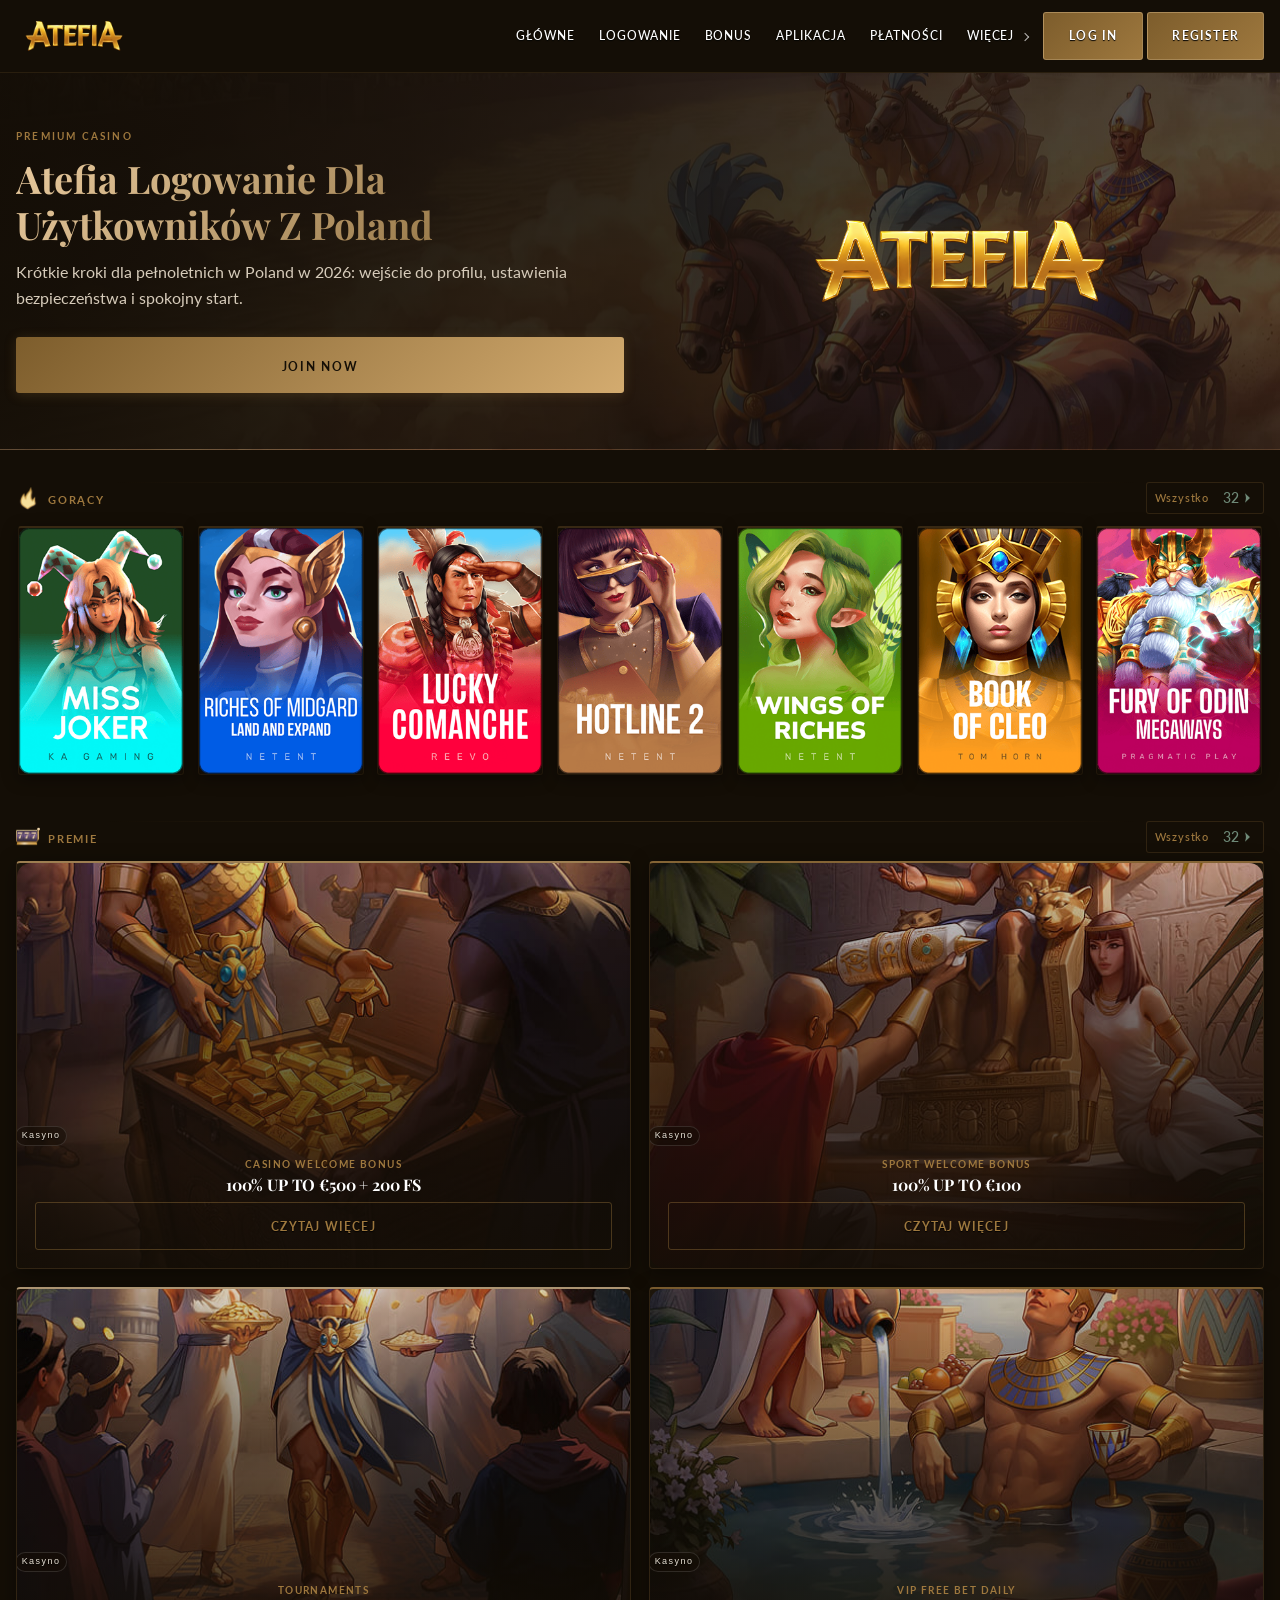
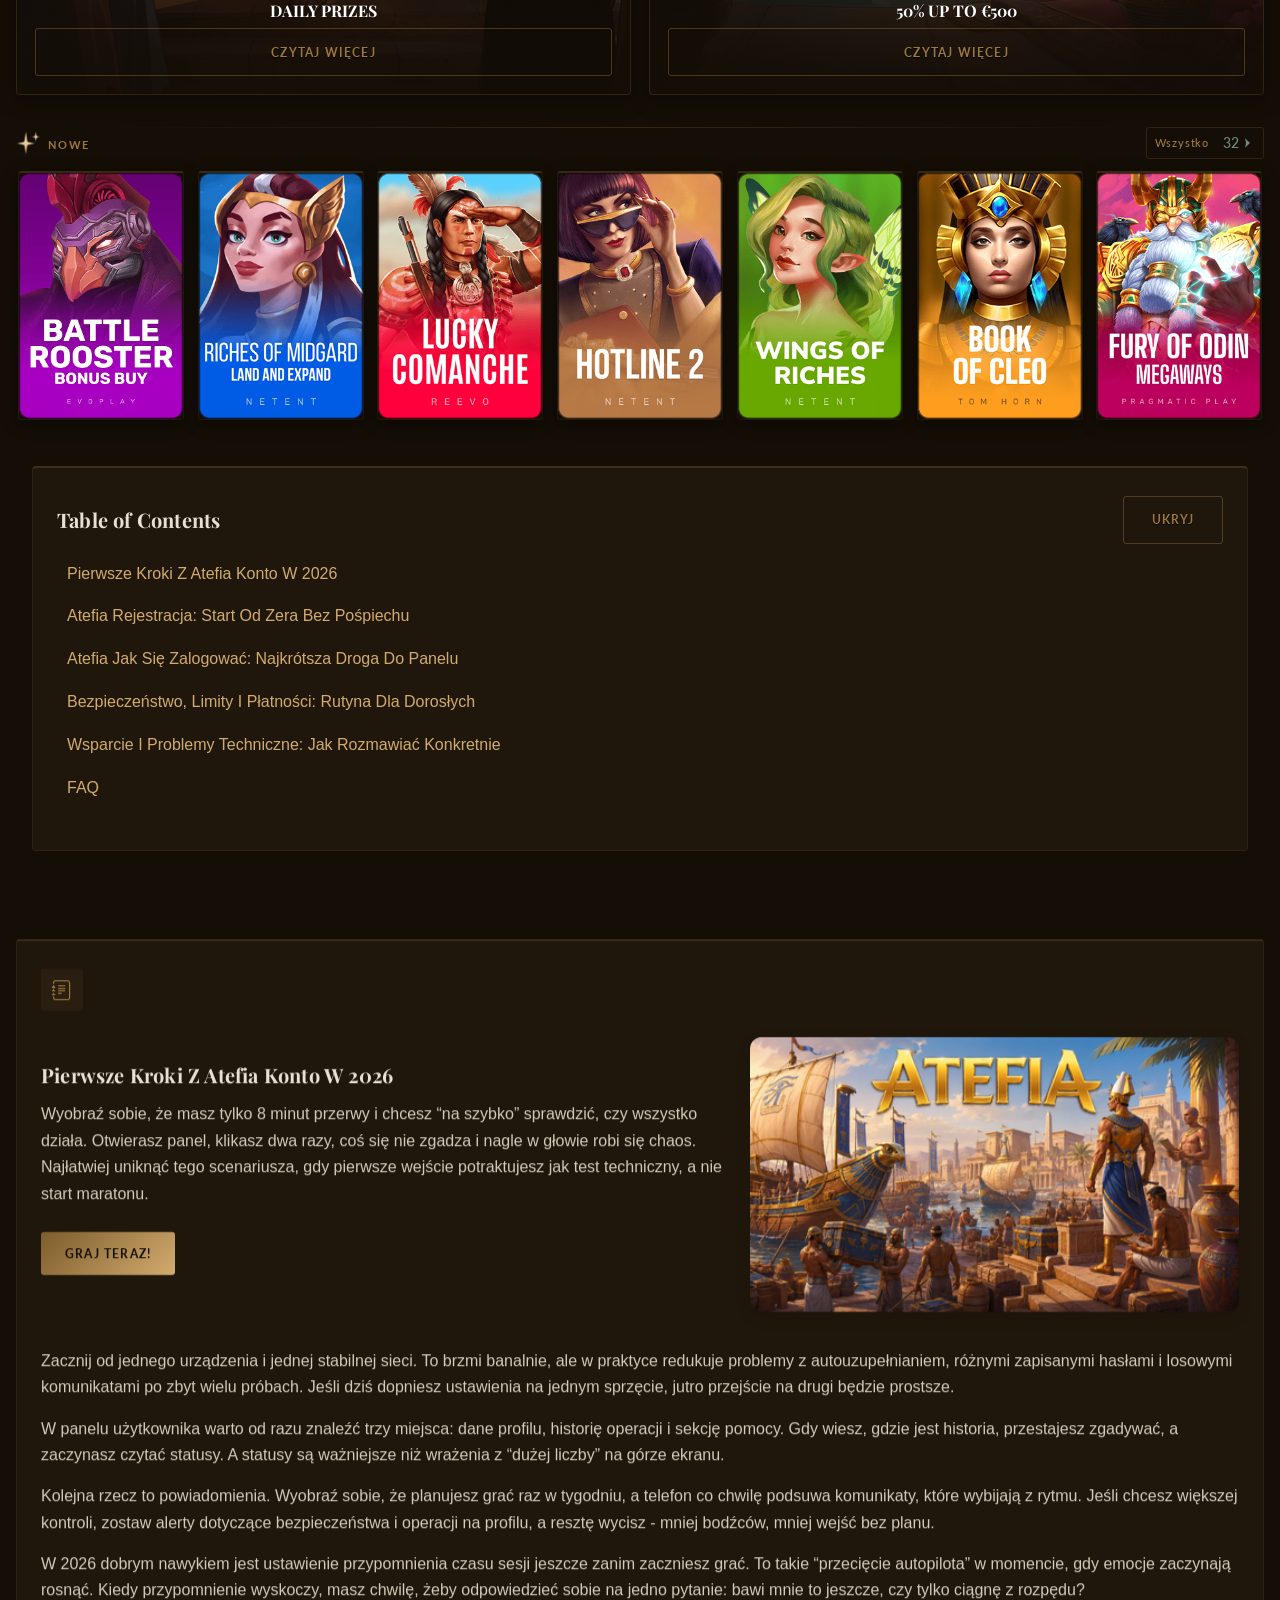
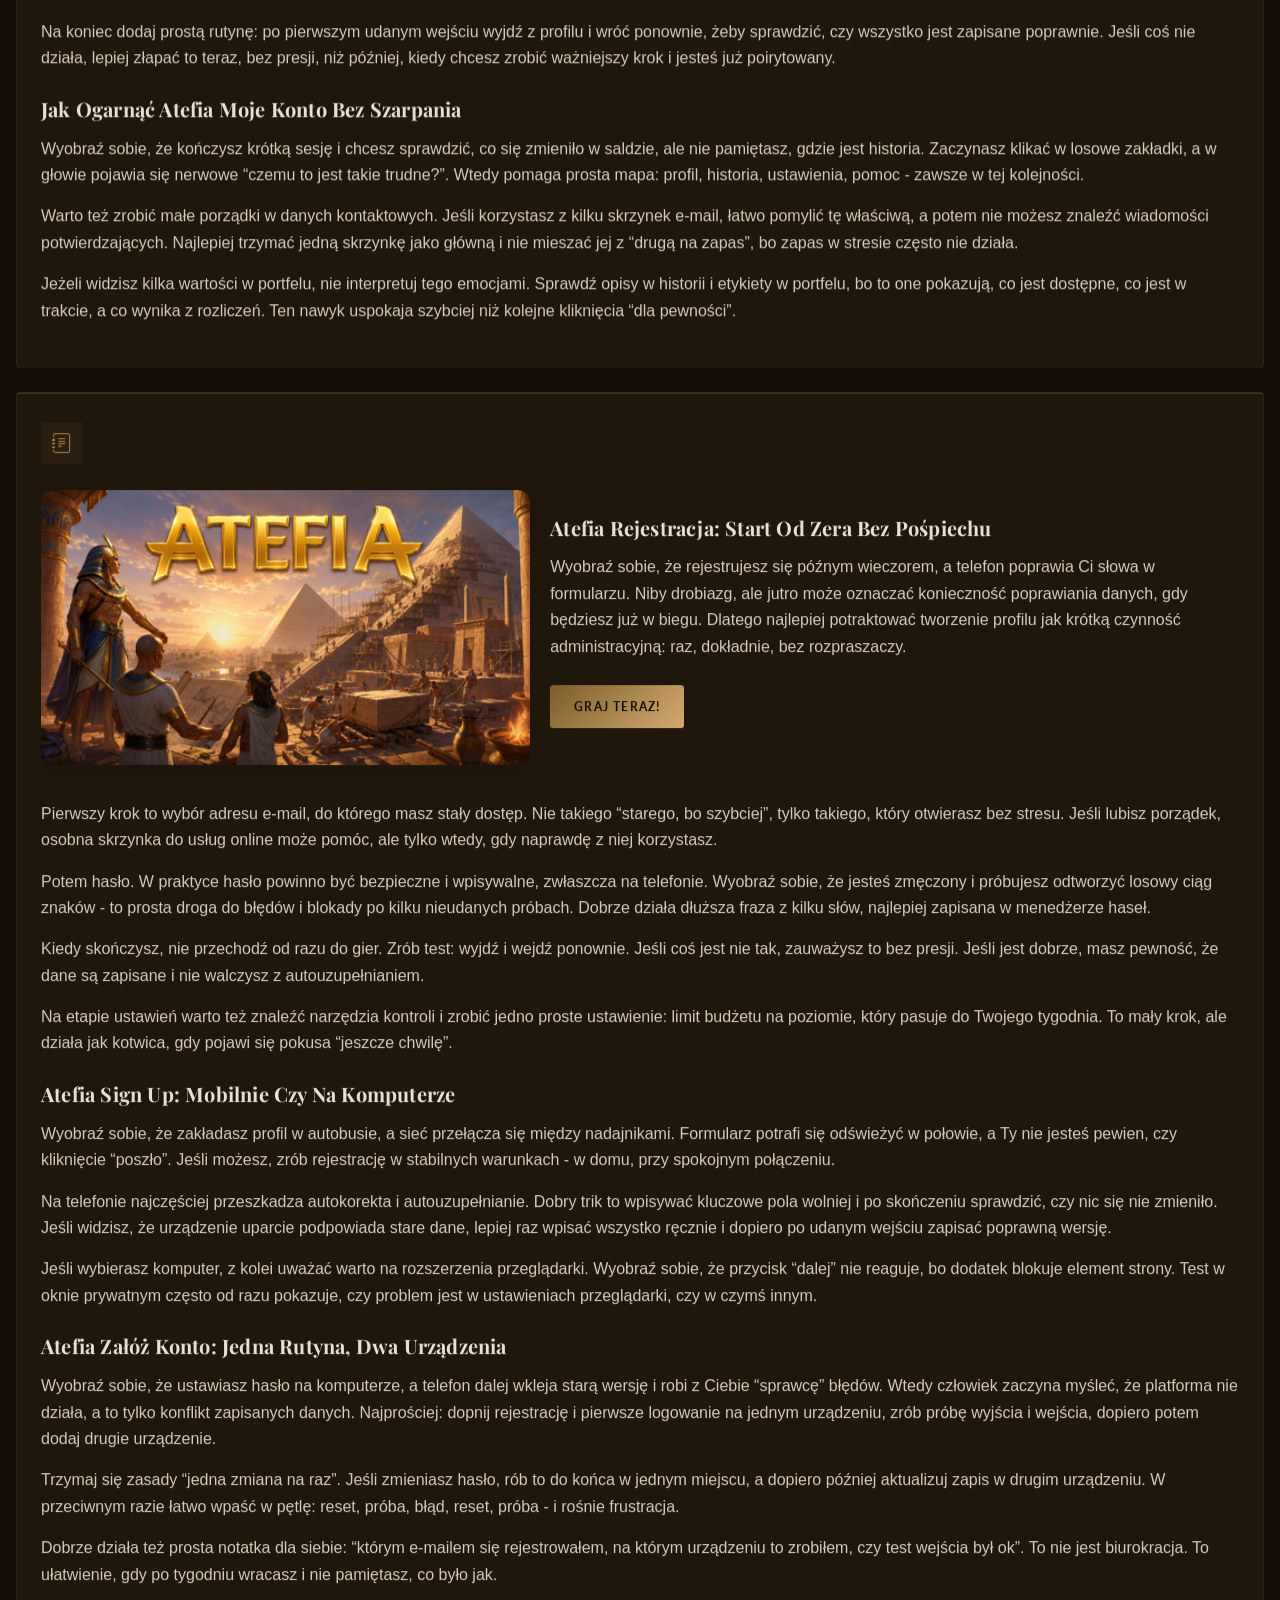
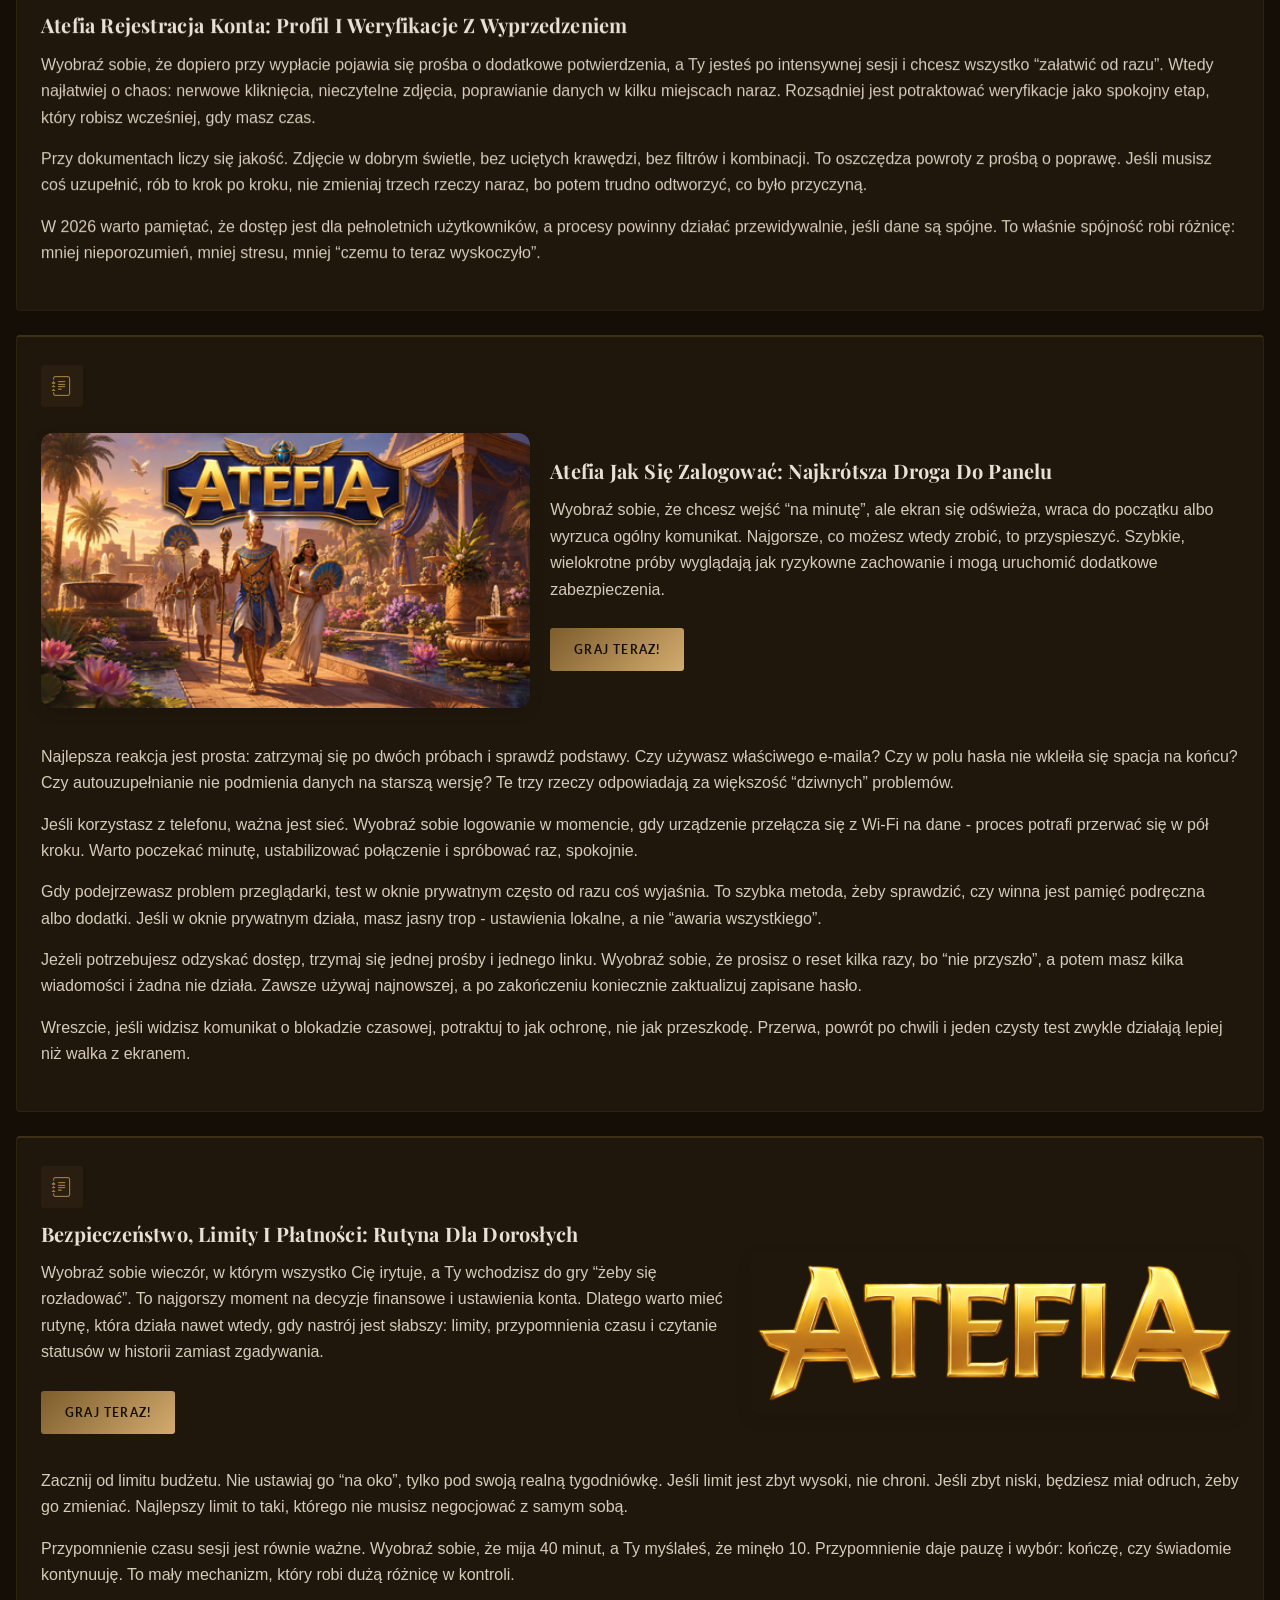
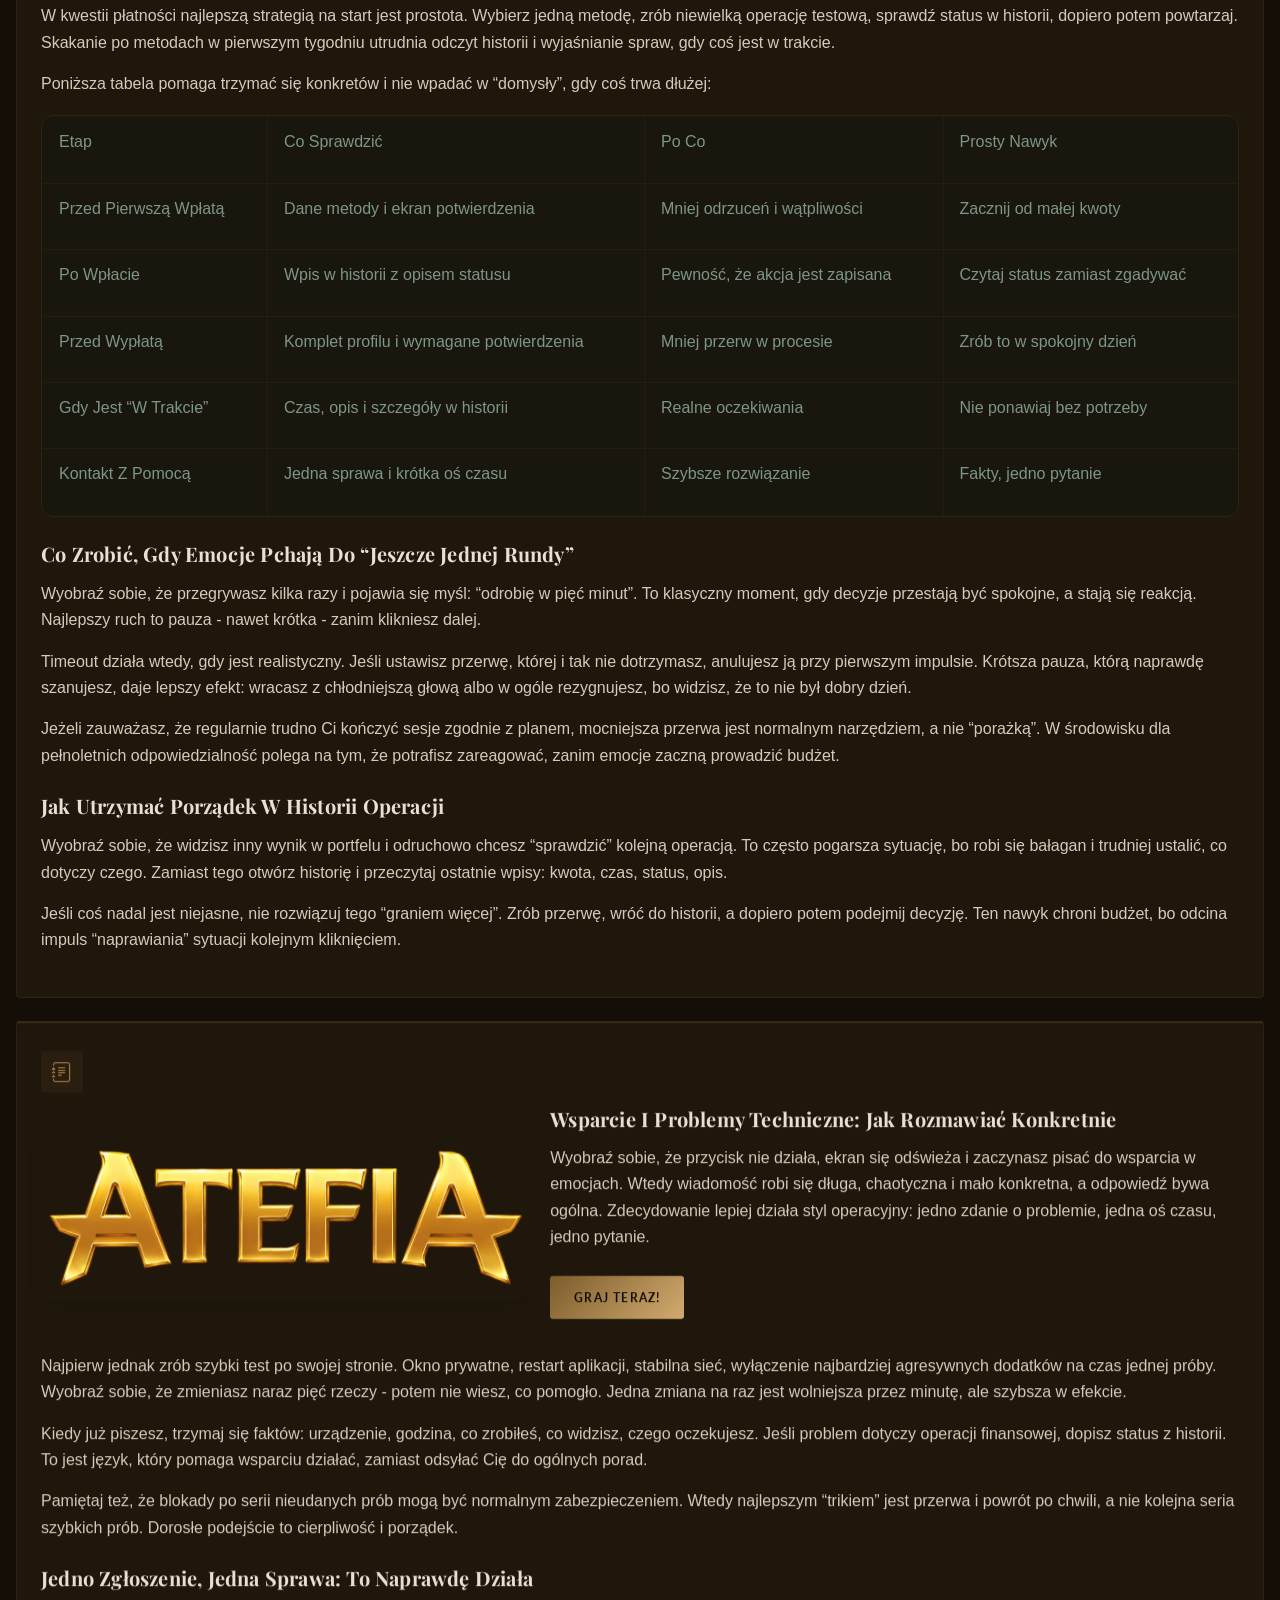
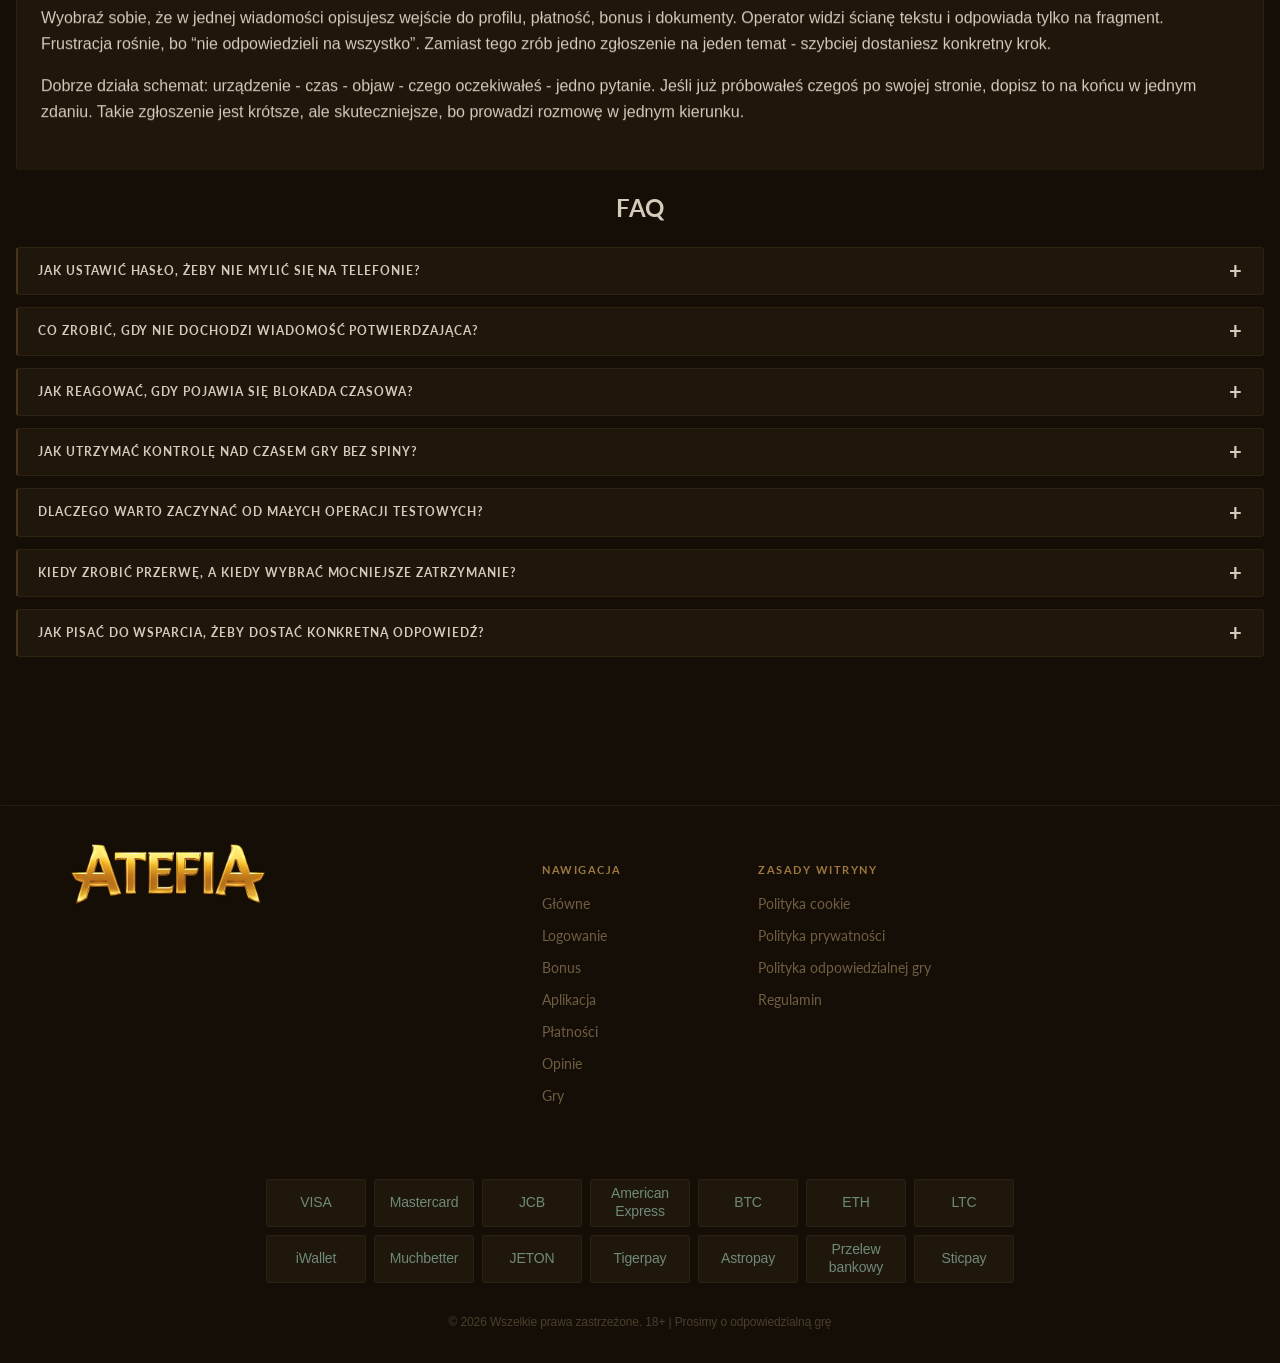
<file: logowanie/index.html>
<!DOCTYPE html><html lang="pl-PL"><head>
<meta charset="utf-8">
<meta content="width=device-width, initial-scale=1.0" name="viewport">
<meta content="Atefia Zaloguj - szybkie wejście w Poland w 2026, reset hasła, profil i limity dla dorosłych bez stresu | Atefia Zaloguj Się i graj z głową na start" name="description">
<title>Atefia Login W Poland 2026 - Wejdź Teraz | Zaloguj</title>
<meta content="index, follow, max-image-preview:large" name="robots">
<link href="../manifest.json" rel="manifest">
<meta content="pl_PL" property="og:locale">
<meta content="Atefia" property="og:site_name">
<meta content="article" property="og:type">
<meta content="Atefia Login W Poland 2026 - Wejdź Teraz | Zaloguj" property="og:title">
<meta content="Atefia Zaloguj - szybkie wejście w Poland w 2026, reset hasła, profil i limity dla dorosłych bez stresu | Atefia Zaloguj Się i graj z głową na start" property="og:description">

<meta content="summary_large_image" name="twitter:card">
<meta content="Atefia Login W Poland 2026 - Wejdź Teraz | Zaloguj" name="twitter:title">
<meta content="Atefia Zaloguj - szybkie wejście w Poland w 2026, reset hasła, profil i limity dla dorosłych bez stresu | Atefia Zaloguj Się i graj z głową na start" name="twitter:description">
<link href="https://fonts.googleapis.com" rel="preconnect">
<link crossorigin="" href="https://fonts.gstatic.com" rel="preconnect">
<link href="https://fonts.googleapis.com/css2?family=Playfair+Display:ital,wght@0,400;0,500;0,600;0,700;1,400&amp;family=Lato:wght@300;400;700&amp;display=swap" rel="stylesheet">
<link href="../css/bootstrap-icons.min.css" rel="stylesheet">
<link href="../css/style.css" rel="stylesheet">



<link href="../css/promo-popup.css" rel="stylesheet">
<style class="auto-content-style">
    .auto-content-wrapper-giaom0 { font-family: inherit; line-height: 1.6; color: inherit; }
    .auto-content-wrapper-giaom0 p { margin-bottom: 15px; }
    .auto-content-wrapper-giaom0 h3 { font-size: 20px; font-weight: 700; margin: 25px 0 15px; }
    .auto-content-wrapper-giaom0 ul, .auto-content-wrapper-giaom0 ol { margin-bottom: 20px; padding-left: 20px; }
    .auto-content-wrapper-giaom0 li { margin-bottom: 8px; }
    .auto-content-wrapper-giaom0 table { width: 100%; border-collapse: collapse; margin: 25px 0; background: #ffffff; border: 1px solid #e5e7eb; border-radius: 8px; overflow: hidden; }
    .auto-content-wrapper-giaom0 th { background: #f3f4f6; font-weight: 600; text-align: left; padding: 12px 16px; border-bottom: 2px solid #d1d5db; }
    .auto-content-wrapper-giaom0 td { padding: 12px 16px; border-bottom: 1px solid #e5e7eb; color: #000; }
    .modern-card-giaom0 .auto-content-wrapper-giaom0 { margin-top: 0; }
    .btn-cta-main-giaom0 { display: inline-block; text-decoration: none; padding: 12px 25px; background-color: var(--color-primary, #a00000); color: #fff; border-radius: 8px; font-weight: bold; margin: 10px 0 20px; transition: 0.3s; }
    .btn-cta-main-giaom0:hover { background-color: var(--color-secondary, #f6b625); color: #fff; filter: brightness(1.1); }
    .split-side-img-giaom0 { width: 100%; height: auto; border-radius: 12px; box-shadow: 0 5px 15px rgba(0,0,0,0.1); }
    </style>
<link rel="icon" type="image/png" href="../images/fav.png"><link rel="apple-touch-icon" href="../images/fav.png">
<link rel="canonical" href="atefia-poland.net/logowanie/">
<meta property="og:url" content="atefia-poland.net/logowanie/">
<meta property="twitter:url" content="atefia-poland.net/logowanie/">
<link rel="alternate" hreflang="x-default" href="atefia-poland.net/logowanie/">
<link rel="alternate" hreflang="pl-PL" href="atefia-poland.net/logowanie/">
<link rel="stylesheet" href="../style-lang.css"></head>
<body>
<header>
<div class="header__inner-giaom0">
<div class="header__logo-wrap-giaom0">
<a aria-label="Atefia home" class="header__logo" href="../" rel="home">
<img alt="Atefia logo" height="36" src="../images/logo.png" width="100">
</a>
</div>
<button aria-label="Przełącz nawigację" class="navbar-toggler-giaom0 collapsed-giaom0" type="button">
<span class="navbar-toggler-icon-giaom0"></span>
</button>
<nav class="header__navigation-giaom0" id="navbarNav-giaom0">
<ul class="header--navigation__list-giaom0" id="menu-header-giaom0"><li class="header-navigation-list__item-giaom0 menu-item nav-item"><div class="link-wrapper-giaom0"><a class="nav-link-giaom0 header-navigation-list__link-giaom0" href="../"><span itemprop="name">Główne</span></a></div></li><li class="header-navigation-list__item-giaom0 menu-item nav-item current-menu-item-giaom0"><div class="link-wrapper-giaom0"><a class="nav-link-giaom0 header-navigation-list__link-giaom0" href="./"><span itemprop="name">Logowanie</span></a></div></li><li class="header-navigation-list__item-giaom0 menu-item nav-item"><div class="link-wrapper-giaom0"><a class="nav-link-giaom0 header-navigation-list__link-giaom0" href="../bonus/"><span itemprop="name">Bonus</span></a></div></li><li class="header-navigation-list__item-giaom0 menu-item nav-item"><div class="link-wrapper-giaom0"><a class="nav-link-giaom0 header-navigation-list__link-giaom0" href="../app/"><span itemprop="name">Aplikacja</span></a></div></li><li class="header-navigation-list__item-giaom0 menu-item nav-item"><div class="link-wrapper-giaom0"><a class="nav-link-giaom0 header-navigation-list__link-giaom0" href="../platnosci/"><span itemprop="name">Płatności</span></a></div></li><li class="header-navigation-list__item-giaom0 menu-item nav-item has-submenu-giaom0"><div class="link-wrapper-giaom0"><a aria-expanded="false" aria-haspopup="true" class="nav-link-giaom0 header-navigation-list__link-giaom0" data-submenu-toggle-giaom0="true" href="#"><span itemprop="name">Więcej</span></a></div><ul class="header-submenu-giaom0"><li class="menu-item nav-item"><a class="nav-link-giaom0" href="../opinie/"><span itemprop="name">Opinie</span></a></li><li class="menu-item nav-item"><a class="nav-link-giaom0" href="../gry/"><span itemprop="name">Gry</span></a></li></ul></li></ul>
</nav>
<div class="header__actions-giaom0">
<button class="button-giaom0 button--xs-giaom0 button--secondary-giaom0 header--actions__item-giaom0" data-aff="true" rel="nofollow" type="button">Log in</button>
<button class="button-giaom0 button--xs-giaom0 button--secondary-giaom0 header--actions__item-giaom0" data-aff="true" rel="nofollow" type="button">Register</button>
</div>
</div>
</header>
<main>
<div class="ts3-hero-giaom0">
<div class="container-giaom0 ts3-hero__inner-giaom0">
<div class="ts3-hero__text-giaom0">
<span class="ts3-hero__tag-giaom0">Premium Casino</span>
<h1 class="ts3-hero__title-giaom0">Atefia Logowanie Dla Użytkowników Z Poland</h1><div class="auto-content-wrapper-giaom0"><p class="c4">Krótkie kroki dla pełnoletnich w Poland w 2026: wejście do profilu, ustawienia bezpieczeństwa i spokojny start.</p></div>
<button class="button-giaom0 button--m-giaom0 button--primary-giaom0" data-aff="true" rel="nofollow" type="button">Join Now</button>
</div>
<div class="ts3-hero__logo-wrap-giaom0">
<img alt="Atefia" height="58" src="../images/logo.png" width="160">
</div>
</div>
</div>
<div class="container-giaom0">
<div class="page-content-giaom0">
<section class="game--section-giaom0">
<div class="game--section__title-giaom0">
<img alt="hot-icon" class="game--section--title__icon-giaom0" height="20" src="../assets/icons/titles/hot.svg" width="20">
<span class="game--section--title__text-giaom0">Gorący</span>
<div class="game--section__actions-giaom0">
<div class="title-divider-line-giaom0"></div>
<a class="all-games-link__wrap" href="../atefiapolandnet/" rel="nofollow noopener">
<div class="all-games-link-giaom0">
                  Wszystko
                  <span class="all-games-link__arrow-btn-giaom0">
                    32
                    <svg height="12" viewBox="0 0 12 12" width="12" xmlns="http://www.w3.org/2000/svg">
<path d="M8.97656 5.99975L4.02539 10.828L4.77408 7.38609C4.9728 6.47255 4.97279 5.52696 4.77406 4.61342L4.02539 1.17188L8.97656 5.99975Z"></path>
</svg>
</span>
</div>
</a>
</div>
</div>
<div class="games-list-giaom0">
<a class="game-card-link-giaom0" data-aff="true" href="../atefiapolandnet/" rel="nofollow noopener" target="_blank">
<div class="game-card-giaom0">
<img alt="karta gry 1" src="../assets/images/game-cards/hot/game-card-image1.png">
</div>
</a>
<a class="game-card-link-giaom0" data-aff="true" href="../atefiapolandnet/" rel="nofollow noopener" target="_blank">
<div class="game-card-giaom0">
<img alt="karta gry 2" src="../assets/images/game-cards/hot/game-card-image2.png">
</div>
</a>
<a class="game-card-link-giaom0" data-aff="true" href="../atefiapolandnet/" rel="nofollow noopener" target="_blank">
<div class="game-card-giaom0">
<img alt="karta gry 3" src="../assets/images/game-cards/hot/game-card-image3.png">
</div>
</a>
<a class="game-card-link-giaom0" data-aff="true" href="../atefiapolandnet/" rel="nofollow noopener" target="_blank">
<div class="game-card-giaom0">
<img alt="game-card 4" src="../assets/images/game-cards/hot/game-card-image4.png">
</div>
</a>
<a class="game-card-link-giaom0" data-aff="true" href="../atefiapolandnet/" rel="nofollow noopener" target="_blank">
<div class="game-card-giaom0">
<img alt="game-card 5" src="../assets/images/game-cards/hot/game-card-image5.png">
</div>
</a>
<a class="game-card-link-giaom0" data-aff="true" href="../atefiapolandnet/" rel="nofollow noopener" target="_blank">
<div class="game-card-giaom0">
<img alt="game-card 6" src="../assets/images/game-cards/hot/game-card-image6.png">
</div>
</a>
<a class="game-card-link-giaom0" data-aff="true" href="../atefiapolandnet/" rel="nofollow noopener" target="_blank">
<div class="game-card-giaom0">
<img alt="game-card 7" src="../assets/images/game-cards/hot/game-card-image7.png">
</div>
</a>
</div>
</section>
<section class="bonus--section-giaom0">
<div class="game--section__title-giaom0">
<img alt="bonuses-icon" class="game--section--title__icon-giaom0" height="20" src="../assets/icons/titles/bonuses.svg" width="20">
<span class="game--section--title__text-giaom0">Premie</span>
<div class="game--section__actions-giaom0">
<div class="title-divider-line-giaom0"></div>
<a class="all-games-link__wrap" href="../atefiapolandnet/" rel="nofollow noopener">
<div class="all-games-link-giaom0">
                  Wszystko
                  <span class="all-games-link__arrow-btn-giaom0">
                    32
                    <svg height="12" viewBox="0 0 12 12" width="12" xmlns="http://www.w3.org/2000/svg">
<path d="M8.97656 5.99975L4.02539 10.828L4.77408 7.38609C4.9728 6.47255 4.97279 5.52696 4.77406 4.61342L4.02539 1.17188L8.97656 5.99975Z"></path>
</svg>
</span>
</div>
</a>
</div>
</div>
<div class="bonus-list-giaom0">
<div class="bonus-card-giaom0">
<div class="bonus-card-lable-giaom0 bonus-lable--casino-giaom0"><span>Kasyno</span></div>
<img alt="bonus 1" src="../assets/images/bonuses/bonus-card1.jpg">
<div class="bonus-card__body-giaom0">
<p class="bonus-card--body__title-giaom0">Casino Welcome Bonus</p>
<h3 class="bonus-card--body__heading-giaom0">100% up to €500 + 200 FS</h3>
<button class="button-giaom0 button--s-giaom0 button--secondary-giaom0 bonus-card--body__btn-giaom0" data-aff="true" rel="nofollow" type="button">Czytaj więcej</button>
</div>
</div>
<div class="bonus-card-giaom0">
<div class="bonus-card-lable-giaom0 bonus-lable--casino-giaom0"><span>Kasyno</span></div>
<img alt="bonus 2" src="../assets/images/bonuses/bonus-card2.jpg">
<div class="bonus-card__body-giaom0">
<p class="bonus-card--body__title-giaom0">Sport Welcome Bonus</p>
<h3 class="bonus-card--body__heading-giaom0">100% up to €100</h3>
<button class="button-giaom0 button--s-giaom0 button--secondary-giaom0 bonus-card--body__btn-giaom0" data-aff="true" rel="nofollow" type="button">Czytaj więcej</button>
</div>
</div>
<div class="bonus-card-giaom0">
<div class="bonus-card-lable-giaom0 bonus-lable--casino-giaom0"><span>Kasyno</span></div>
<img alt="bonus 3" src="../assets/images/bonuses/bonus-card3.jpg">
<div class="bonus-card__body-giaom0">
<p class="bonus-card--body__title-giaom0">Tournaments</p>
<h3 class="bonus-card--body__heading-giaom0">Daily prizes</h3>
<button class="button-giaom0 button--s-giaom0 button--secondary-giaom0 bonus-card--body__btn-giaom0" data-aff="true" rel="nofollow" type="button">Czytaj więcej</button>
</div>
</div>
<div class="bonus-card-giaom0">
<div class="bonus-card-lable-giaom0 bonus-lable--casino-giaom0"><span>Kasyno</span></div>
<img alt="bonus 4" src="../assets/images/bonuses/bonus-card4.jpg">
<div class="bonus-card__body-giaom0">
<p class="bonus-card--body__title-giaom0">VIP Free bet Daily</p>
<h3 class="bonus-card--body__heading-giaom0">50% up to €500</h3>
<button class="button-giaom0 button--s-giaom0 button--secondary-giaom0 bonus-card--body__btn-giaom0" data-aff="true" rel="nofollow" type="button">Czytaj więcej</button>
</div>
</div>
</div>
</section>
<section class="game--section-giaom0">
<div class="game--section__title-giaom0">
<img alt="new-icon" class="game--section--title__icon-giaom0" height="20" src="../assets/icons/titles/new.svg" width="20">
<span class="game--section--title__text-giaom0">Nowe</span>
<div class="game--section__actions-giaom0">
<div class="title-divider-line-giaom0"></div>
<a class="all-games-link__wrap" href="../atefiapolandnet/" rel="nofollow noopener">
<div class="all-games-link-giaom0">
                  Wszystko
                  <span class="all-games-link__arrow-btn-giaom0">
                    32
                    <svg height="12" viewBox="0 0 12 12" width="12" xmlns="http://www.w3.org/2000/svg">
<path d="M8.97656 5.99975L4.02539 10.828L4.77408 7.38609C4.9728 6.47255 4.97279 5.52696 4.77406 4.61342L4.02539 1.17188L8.97656 5.99975Z"></path>
</svg>
</span>
</div>
</a>
</div>
</div>
<div class="games-list-giaom0">
<a class="game-card-link-giaom0" data-aff="true" href="../atefiapolandnet/" rel="nofollow noopener" target="_blank">
<div class="game-card-giaom0">
<img alt="karta gry 1" src="../assets/images/game-cards/new/game-card-image1.png">
</div>
</a>
<a class="game-card-link-giaom0" data-aff="true" href="../atefiapolandnet/" rel="nofollow noopener" target="_blank">
<div class="game-card-giaom0">
<img alt="karta gry 2" src="../assets/images/game-cards/new/game-card-image2.png">
</div>
</a>
<a class="game-card-link-giaom0" data-aff="true" href="../atefiapolandnet/" rel="nofollow noopener" target="_blank">
<div class="game-card-giaom0">
<img alt="karta gry 3" src="../assets/images/game-cards/new/game-card-image3.png">
</div>
</a>
<a class="game-card-link-giaom0" data-aff="true" href="../atefiapolandnet/" rel="nofollow noopener" target="_blank">
<div class="game-card-giaom0">
<img alt="game-card 4" src="../assets/images/game-cards/new/game-card-image4.png">
</div>
</a>
<a class="game-card-link-giaom0" data-aff="true" href="../atefiapolandnet/" rel="nofollow noopener" target="_blank">
<div class="game-card-giaom0">
<img alt="game-card 5" src="../assets/images/game-cards/new/game-card-image5.png">
</div>
</a>
<a class="game-card-link-giaom0" data-aff="true" href="../atefiapolandnet/" rel="nofollow noopener" target="_blank">
<div class="game-card-giaom0">
<img alt="game-card 6" src="../assets/images/game-cards/new/game-card-image6.png">
</div>
</a>
<a class="game-card-link-giaom0" data-aff="true" href="../atefiapolandnet/" rel="nofollow noopener" target="_blank">
<div class="game-card-giaom0">
<img alt="game-card 7" src="../assets/images/game-cards/new/game-card-image7.png">
</div>
</a>
</div>
</section>
<section class="container-giaom0 mb-4-giaom0">
<div class="modern-card-giaom0" id="toc-container-giaom0">
<div class="toc-header" id="toc-header-giaom0">
<h3>Table of Contents</h3>
<button class="button-giaom0 button--xs-giaom0 button--secondary-giaom0" id="toc-toggle-giaom0">Ukryj</button>
</div>
<div id="toc-body-giaom0">
<ul class="mt-3-giaom0" id="toc-list-giaom0"></ul>
</div>
</div>
</section>
<div id="seo-content-inject-giaom0"><article class="modern-card-giaom0 mb-4-giaom0"><i class="bi bi-journal-text modern-card-icon-giaom0"></i><div class="row-giaom0 align-items-center mb-4-giaom0"><div class="col-lg-7-giaom0 col-md-12-giaom0"><h2 id="pierwsze-kroki-z-atefia-konto-w-2026-giaom0">Pierwsze Kroki Z Atefia Konto W 2026</h2><div class="auto-content-wrapper-giaom0"><p class="c4">Wyobraź sobie, że masz tylko 8 minut przerwy i chcesz “na szybko” sprawdzić, czy wszystko działa. Otwierasz panel, klikasz dwa razy, coś się nie zgadza i nagle w głowie robi się chaos. Najłatwiej uniknąć tego scenariusza, gdy pierwsze wejście potraktujesz jak test techniczny, a nie start maratonu.</p><button class="btn-cta-main-giaom0" data-aff="true" rel="nofollow" type="button">Graj teraz!</button></div></div><div class="col-lg-5-giaom0 col-md-12-giaom0 text-center-giaom0"><img alt="logowanie 1" class="split-side-img-giaom0" src="../images/logowanie_1.png"></div></div><div class="auto-content-wrapper-giaom0"><p class="c4">Zacznij od jednego urządzenia i jednej stabilnej sieci. To brzmi banalnie, ale w praktyce redukuje problemy z autouzupełnianiem, różnymi zapisanymi hasłami i losowymi komunikatami po zbyt wielu próbach. Jeśli dziś dopniesz ustawienia na jednym sprzęcie, jutro przejście na drugi będzie prostsze.</p>
<p class="c4">W panelu użytkownika warto od razu znaleźć trzy miejsca: dane profilu, historię operacji i sekcję pomocy. Gdy wiesz, gdzie jest historia, przestajesz zgadywać, a zaczynasz czytać statusy. A statusy są ważniejsze niż wrażenia z “dużej liczby” na górze ekranu.</p>
<p class="c4">Kolejna rzecz to powiadomienia. Wyobraź sobie, że planujesz grać raz w tygodniu, a telefon co chwilę podsuwa komunikaty, które wybijają z rytmu. Jeśli chcesz większej kontroli, zostaw alerty dotyczące bezpieczeństwa i operacji na profilu, a resztę wycisz - mniej bodźców, mniej wejść bez planu.</p>
<p class="c4">W 2026 dobrym nawykiem jest ustawienie przypomnienia czasu sesji jeszcze zanim zaczniesz grać. To takie “przecięcie autopilota” w momencie, gdy emocje zaczynają rosnąć. Kiedy przypomnienie wyskoczy, masz chwilę, żeby odpowiedzieć sobie na jedno pytanie: bawi mnie to jeszcze, czy tylko ciągnę z rozpędu?</p>
<p class="c4">Na koniec dodaj prostą rutynę: po pierwszym udanym wejściu wyjdź z profilu i wróć ponownie, żeby sprawdzić, czy wszystko jest zapisane poprawnie. Jeśli coś nie działa, lepiej złapać to teraz, bez presji, niż później, kiedy chcesz zrobić ważniejszy krok i jesteś już poirytowany.</p>
<h3>Jak Ogarnąć Atefia Moje Konto Bez Szarpania</h3>
<p class="c4">Wyobraź sobie, że kończysz krótką sesję i chcesz sprawdzić, co się zmieniło w saldzie, ale nie pamiętasz, gdzie jest historia. Zaczynasz klikać w losowe zakładki, a w głowie pojawia się nerwowe “czemu to jest takie trudne?”. Wtedy pomaga prosta mapa: profil, historia, ustawienia, pomoc - zawsze w tej kolejności.</p>
<p class="c4">Warto też zrobić małe porządki w danych kontaktowych. Jeśli korzystasz z kilku skrzynek e-mail, łatwo pomylić tę właściwą, a potem nie możesz znaleźć wiadomości potwierdzających. Najlepiej trzymać jedną skrzynkę jako główną i nie mieszać jej z “drugą na zapas”, bo zapas w stresie często nie działa.</p>
<p class="c4">Jeżeli widzisz kilka wartości w portfelu, nie interpretuj tego emocjami. Sprawdź opisy w historii i etykiety w portfelu, bo to one pokazują, co jest dostępne, co jest w trakcie, a co wynika z rozliczeń. Ten nawyk uspokaja szybciej niż kolejne kliknięcia “dla pewności”.</p></div></article><article class="modern-card-giaom0 mb-4-giaom0"><i class="bi bi-journal-text modern-card-icon-giaom0"></i><div class="row-giaom0 align-items-center mb-4-giaom0"><div class="col-lg-5-giaom0 col-md-12-giaom0 text-center-giaom0"><img alt="logowanie 2" class="split-side-img-giaom0" src="../images/logowanie_2.png"></div><div class="col-lg-7-giaom0 col-md-12-giaom0"><h2 id="atefia-rejestracja-start-od-zera-bez-po-piechu-giaom0">Atefia Rejestracja: Start Od Zera Bez Pośpiechu</h2><div class="auto-content-wrapper-giaom0"><p class="c4">Wyobraź sobie, że rejestrujesz się późnym wieczorem, a telefon poprawia Ci słowa w formularzu. Niby drobiazg, ale jutro może oznaczać konieczność poprawiania danych, gdy będziesz już w biegu. Dlatego najlepiej potraktować tworzenie profilu jak krótką czynność administracyjną: raz, dokładnie, bez rozpraszaczy.</p><button class="btn-cta-main-giaom0" data-aff="true" rel="nofollow" type="button">Graj teraz!</button></div></div></div><div class="auto-content-wrapper-giaom0"><p class="c4">Pierwszy krok to wybór adresu e-mail, do którego masz stały dostęp. Nie takiego “starego, bo szybciej”, tylko takiego, który otwierasz bez stresu. Jeśli lubisz porządek, osobna skrzynka do usług online może pomóc, ale tylko wtedy, gdy naprawdę z niej korzystasz.</p>
<p class="c4">Potem hasło. W praktyce hasło powinno być bezpieczne i wpisywalne, zwłaszcza na telefonie. Wyobraź sobie, że jesteś zmęczony i próbujesz odtworzyć losowy ciąg znaków - to prosta droga do błędów i blokady po kilku nieudanych próbach. Dobrze działa dłuższa fraza z kilku słów, najlepiej zapisana w menedżerze haseł.</p>
<p class="c4">Kiedy skończysz, nie przechodź od razu do gier. Zrób test: wyjdź i wejdź ponownie. Jeśli coś jest nie tak, zauważysz to bez presji. Jeśli jest dobrze, masz pewność, że dane są zapisane i nie walczysz z autouzupełnianiem.</p>
<p class="c4">Na etapie ustawień warto też znaleźć narzędzia kontroli i zrobić jedno proste ustawienie: limit budżetu na poziomie, który pasuje do Twojego tygodnia. To mały krok, ale działa jak kotwica, gdy pojawi się pokusa “jeszcze chwilę”.</p>
<h3>Atefia Sign Up: Mobilnie Czy Na Komputerze</h3>
<p class="c4">Wyobraź sobie, że zakładasz profil w autobusie, a sieć przełącza się między nadajnikami. Formularz potrafi się odświeżyć w połowie, a Ty nie jesteś pewien, czy kliknięcie “poszło”. Jeśli możesz, zrób rejestrację w stabilnych warunkach - w domu, przy spokojnym połączeniu.</p>
<p class="c4">Na telefonie najczęściej przeszkadza autokorekta i autouzupełnianie. Dobry trik to wpisywać kluczowe pola wolniej i po skończeniu sprawdzić, czy nic się nie zmieniło. Jeśli widzisz, że urządzenie uparcie podpowiada stare dane, lepiej raz wpisać wszystko ręcznie i dopiero po udanym wejściu zapisać poprawną wersję.</p>
<p class="c4">Jeśli wybierasz komputer, z kolei uważać warto na rozszerzenia przeglądarki. Wyobraź sobie, że przycisk “dalej” nie reaguje, bo dodatek blokuje element strony. Test w oknie prywatnym często od razu pokazuje, czy problem jest w ustawieniach przeglądarki, czy w czymś innym.</p>
<h3>Atefia Załóż Konto: Jedna Rutyna, Dwa Urządzenia</h3>
<p class="c4">Wyobraź sobie, że ustawiasz hasło na komputerze, a telefon dalej wkleja starą wersję i robi z Ciebie “sprawcę” błędów. Wtedy człowiek zaczyna myśleć, że platforma nie działa, a to tylko konflikt zapisanych danych. Najprościej: dopnij rejestrację i pierwsze logowanie na jednym urządzeniu, zrób próbę wyjścia i wejścia, dopiero potem dodaj drugie urządzenie.</p>
<p class="c4">Trzymaj się zasady “jedna zmiana na raz”. Jeśli zmieniasz hasło, rób to do końca w jednym miejscu, a dopiero później aktualizuj zapis w drugim urządzeniu. W przeciwnym razie łatwo wpaść w pętlę: reset, próba, błąd, reset, próba - i rośnie frustracja.</p>
<p class="c4">Dobrze działa też prosta notatka dla siebie: “którym e-mailem się rejestrowałem, na którym urządzeniu to zrobiłem, czy test wejścia był ok”. To nie jest biurokracja. To ułatwienie, gdy po tygodniu wracasz i nie pamiętasz, co było jak.</p>
<h3>Atefia Rejestracja Konta: Profil I Weryfikacje Z Wyprzedzeniem</h3>
<p class="c4">Wyobraź sobie, że dopiero przy wypłacie pojawia się prośba o dodatkowe potwierdzenia, a Ty jesteś po intensywnej sesji i chcesz wszystko “załatwić od razu”. Wtedy najłatwiej o chaos: nerwowe kliknięcia, nieczytelne zdjęcia, poprawianie danych w kilku miejscach naraz. Rozsądniej jest potraktować weryfikacje jako spokojny etap, który robisz wcześniej, gdy masz czas.</p>
<p class="c4">Przy dokumentach liczy się jakość. Zdjęcie w dobrym świetle, bez uciętych krawędzi, bez filtrów i kombinacji. To oszczędza powroty z prośbą o poprawę. Jeśli musisz coś uzupełnić, rób to krok po kroku, nie zmieniaj trzech rzeczy naraz, bo potem trudno odtworzyć, co było przyczyną.</p>
<p class="c4">W 2026 warto pamiętać, że dostęp jest dla pełnoletnich użytkowników, a procesy powinny działać przewidywalnie, jeśli dane są spójne. To właśnie spójność robi różnicę: mniej nieporozumień, mniej stresu, mniej “czemu to teraz wyskoczyło”.</p></div></article><article class="modern-card-giaom0 mb-4-giaom0"><i class="bi bi-journal-text modern-card-icon-giaom0"></i><div class="row-giaom0 align-items-center mb-4-giaom0"><div class="col-lg-5-giaom0 col-md-12-giaom0 text-center-giaom0"><img alt="logowanie 3" class="split-side-img-giaom0" src="../images/logowanie_3.png"></div><div class="col-lg-7-giaom0 col-md-12-giaom0"><h2 id="atefia-jak-si-zalogowa-najkr-tsza-droga-do-panelu-giaom0">Atefia Jak Się Zalogować: Najkrótsza Droga Do Panelu</h2><div class="auto-content-wrapper-giaom0"><p class="c4">Wyobraź sobie, że chcesz wejść “na minutę”, ale ekran się odświeża, wraca do początku albo wyrzuca ogólny komunikat. Najgorsze, co możesz wtedy zrobić, to przyspieszyć. Szybkie, wielokrotne próby wyglądają jak ryzykowne zachowanie i mogą uruchomić dodatkowe zabezpieczenia.</p><button class="btn-cta-main-giaom0" data-aff="true" rel="nofollow" type="button">Graj teraz!</button></div></div></div><div class="auto-content-wrapper-giaom0"><p class="c4">Najlepsza reakcja jest prosta: zatrzymaj się po dwóch próbach i sprawdź podstawy. Czy używasz właściwego e-maila? Czy w polu hasła nie wkleiła się spacja na końcu? Czy autouzupełnianie nie podmienia danych na starszą wersję? Te trzy rzeczy odpowiadają za większość “dziwnych” problemów.</p>
<p class="c4">Jeśli korzystasz z telefonu, ważna jest sieć. Wyobraź sobie logowanie w momencie, gdy urządzenie przełącza się z Wi-Fi na dane - proces potrafi przerwać się w pół kroku. Warto poczekać minutę, ustabilizować połączenie i spróbować raz, spokojnie.</p>
<p class="c4">Gdy podejrzewasz problem przeglądarki, test w oknie prywatnym często od razu coś wyjaśnia. To szybka metoda, żeby sprawdzić, czy winna jest pamięć podręczna albo dodatki. Jeśli w oknie prywatnym działa, masz jasny trop - ustawienia lokalne, a nie “awaria wszystkiego”.</p>
<p class="c4">Jeżeli potrzebujesz odzyskać dostęp, trzymaj się jednej prośby i jednego linku. Wyobraź sobie, że prosisz o reset kilka razy, bo “nie przyszło”, a potem masz kilka wiadomości i żadna nie działa. Zawsze używaj najnowszej, a po zakończeniu koniecznie zaktualizuj zapisane hasło.</p>
<p class="c4">Wreszcie, jeśli widzisz komunikat o blokadzie czasowej, potraktuj to jak ochronę, nie jak przeszkodę. Przerwa, powrót po chwili i jeden czysty test zwykle działają lepiej niż walka z ekranem.</p></div></article><article class="modern-card-giaom0 mb-4-giaom0"><i class="bi bi-journal-text modern-card-icon-giaom0"></i><div class="row-giaom0 align-items-center mb-4-giaom0"><div class="col-lg-7-giaom0 col-md-12-giaom0"><h2 id="bezpiecze-stwo-limity-i-p-atno-ci-rutyna-dla-doros-ych-giaom0">Bezpieczeństwo, Limity I Płatności: Rutyna Dla Dorosłych</h2><div class="auto-content-wrapper-giaom0"><p class="c4">Wyobraź sobie wieczór, w którym wszystko Cię irytuje, a Ty wchodzisz do gry “żeby się rozładować”. To najgorszy moment na decyzje finansowe i ustawienia konta. Dlatego warto mieć rutynę, która działa nawet wtedy, gdy nastrój jest słabszy: limity, przypomnienia czasu i czytanie statusów w historii zamiast zgadywania.</p><button class="btn-cta-main-giaom0" data-aff="true" rel="nofollow" type="button">Graj teraz!</button></div></div><div class="col-lg-5-giaom0 col-md-12-giaom0 text-center-giaom0"><img alt="Bezpieczeństwo, Limity I Płatności: Rutyna Dla Dorosłych" class="split-side-img-giaom0" src="../images/logo.png"></div></div><div class="auto-content-wrapper-giaom0"><p class="c4">Zacznij od limitu budżetu. Nie ustawiaj go “na oko”, tylko pod swoją realną tygodniówkę. Jeśli limit jest zbyt wysoki, nie chroni. Jeśli zbyt niski, będziesz miał odruch, żeby go zmieniać. Najlepszy limit to taki, którego nie musisz negocjować z samym sobą.</p>
<p class="c4">Przypomnienie czasu sesji jest równie ważne. Wyobraź sobie, że mija 40 minut, a Ty myślałeś, że minęło 10. Przypomnienie daje pauzę i wybór: kończę, czy świadomie kontynuuję. To mały mechanizm, który robi dużą różnicę w kontroli.</p>
<p class="c4">W kwestii płatności najlepszą strategią na start jest prostota. Wybierz jedną metodę, zrób niewielką operację testową, sprawdź status w historii, dopiero potem powtarzaj. Skakanie po metodach w pierwszym tygodniu utrudnia odczyt historii i wyjaśnianie spraw, gdy coś jest w trakcie.</p>
<p class="c4">Poniższa tabela pomaga trzymać się konkretów i nie wpadać w “domysły”, gdy coś trwa dłużej:</p>
<table><tbody><tr><td><p>Etap</p></td><td><p>Co Sprawdzić</p></td><td><p>Po Co</p></td><td><p>Prosty Nawyk</p></td></tr><tr><td><p>Przed Pierwszą Wpłatą</p></td><td><p>Dane metody i ekran potwierdzenia</p></td><td><p>Mniej odrzuceń i wątpliwości</p></td><td><p>Zacznij od małej kwoty</p></td></tr><tr><td><p>Po Wpłacie</p></td><td><p>Wpis w historii z opisem statusu</p></td><td><p>Pewność, że akcja jest zapisana</p></td><td><p>Czytaj status zamiast zgadywać</p></td></tr><tr><td><p>Przed Wypłatą</p></td><td><p>Komplet profilu i wymagane potwierdzenia</p></td><td><p>Mniej przerw w procesie</p></td><td><p>Zrób to w spokojny dzień</p></td></tr><tr><td><p>Gdy Jest “W Trakcie”</p></td><td><p>Czas, opis i szczegóły w historii</p></td><td><p>Realne oczekiwania</p></td><td><p>Nie ponawiaj bez potrzeby</p></td></tr><tr><td><p>Kontakt Z Pomocą</p></td><td><p>Jedna sprawa i krótka oś czasu</p></td><td><p>Szybsze rozwiązanie</p></td><td><p>Fakty, jedno pytanie</p></td></tr></tbody></table>
<h3>Co Zrobić, Gdy Emocje Pchają Do “Jeszcze Jednej Rundy”</h3>
<p class="c4">Wyobraź sobie, że przegrywasz kilka razy i pojawia się myśl: “odrobię w pięć minut”. To klasyczny moment, gdy decyzje przestają być spokojne, a stają się reakcją. Najlepszy ruch to pauza - nawet krótka - zanim klikniesz dalej.</p>
<p class="c4">Timeout działa wtedy, gdy jest realistyczny. Jeśli ustawisz przerwę, której i tak nie dotrzymasz, anulujesz ją przy pierwszym impulsie. Krótsza pauza, którą naprawdę szanujesz, daje lepszy efekt: wracasz z chłodniejszą głową albo w ogóle rezygnujesz, bo widzisz, że to nie był dobry dzień.</p>
<p class="c4">Jeżeli zauważasz, że regularnie trudno Ci kończyć sesje zgodnie z planem, mocniejsza przerwa jest normalnym narzędziem, a nie “porażką”. W środowisku dla pełnoletnich odpowiedzialność polega na tym, że potrafisz zareagować, zanim emocje zaczną prowadzić budżet.</p>
<h3>Jak Utrzymać Porządek W Historii Operacji</h3>
<p class="c4">Wyobraź sobie, że widzisz inny wynik w portfelu i odruchowo chcesz “sprawdzić” kolejną operacją. To często pogarsza sytuację, bo robi się bałagan i trudniej ustalić, co dotyczy czego. Zamiast tego otwórz historię i przeczytaj ostatnie wpisy: kwota, czas, status, opis.</p>
<p class="c4">Jeśli coś nadal jest niejasne, nie rozwiązuj tego “graniem więcej”. Zrób przerwę, wróć do historii, a dopiero potem podejmij decyzję. Ten nawyk chroni budżet, bo odcina impuls “naprawiania” sytuacji kolejnym kliknięciem.</p></div></article><article class="modern-card-giaom0 mb-4-giaom0"><i class="bi bi-journal-text modern-card-icon-giaom0"></i><div class="row-giaom0 align-items-center mb-4-giaom0"><div class="col-lg-5-giaom0 col-md-12-giaom0 text-center-giaom0"><img alt="Wsparcie I Problemy Techniczne: Jak Rozmawiać Konkretnie" class="split-side-img-giaom0" src="../images/logo.png"></div><div class="col-lg-7-giaom0 col-md-12-giaom0"><h2 id="wsparcie-i-problemy-techniczne-jak-rozmawia-konkretnie-giaom0">Wsparcie I Problemy Techniczne: Jak Rozmawiać Konkretnie</h2><div class="auto-content-wrapper-giaom0"><p class="c4">Wyobraź sobie, że przycisk nie działa, ekran się odświeża i zaczynasz pisać do wsparcia w emocjach. Wtedy wiadomość robi się długa, chaotyczna i mało konkretna, a odpowiedź bywa ogólna. Zdecydowanie lepiej działa styl operacyjny: jedno zdanie o problemie, jedna oś czasu, jedno pytanie.</p><button class="btn-cta-main-giaom0" data-aff="true" rel="nofollow" type="button">Graj teraz!</button></div></div></div><div class="auto-content-wrapper-giaom0"><p class="c4">Najpierw jednak zrób szybki test po swojej stronie. Okno prywatne, restart aplikacji, stabilna sieć, wyłączenie najbardziej agresywnych dodatków na czas jednej próby. Wyobraź sobie, że zmieniasz naraz pięć rzeczy - potem nie wiesz, co pomogło. Jedna zmiana na raz jest wolniejsza przez minutę, ale szybsza w efekcie.</p>
<p class="c4">Kiedy już piszesz, trzymaj się faktów: urządzenie, godzina, co zrobiłeś, co widzisz, czego oczekujesz. Jeśli problem dotyczy operacji finansowej, dopisz status z historii. To jest język, który pomaga wsparciu działać, zamiast odsyłać Cię do ogólnych porad.</p>
<p class="c4">Pamiętaj też, że blokady po serii nieudanych prób mogą być normalnym zabezpieczeniem. Wtedy najlepszym “trikiem” jest przerwa i powrót po chwili, a nie kolejna seria szybkich prób. Dorosłe podejście to cierpliwość i porządek.</p>
<h3>Jedno Zgłoszenie, Jedna Sprawa: To Naprawdę Działa</h3>
<p class="c4">Wyobraź sobie, że w jednej wiadomości opisujesz wejście do profilu, płatność, bonus i dokumenty. Operator widzi ścianę tekstu i odpowiada tylko na fragment. Frustracja rośnie, bo “nie odpowiedzieli na wszystko”. Zamiast tego zrób jedno zgłoszenie na jeden temat - szybciej dostaniesz konkretny krok.</p>
<p class="c4">Dobrze działa schemat: urządzenie - czas - objaw - czego oczekiwałeś - jedno pytanie. Jeśli już próbowałeś czegoś po swojej stronie, dopisz to na końcu w jednym zdaniu. Takie zgłoszenie jest krótsze, ale skuteczniejsze, bo prowadzi rozmowę w jednym kierunku.</p></div></article><div class="accordion-giaom0 mb-4-giaom0" id="accordionFAQ-giaom0"><h2 class="text-center-giaom0 mb-4-giaom0" id="faq-giaom0">FAQ</h2>
<div class="accordion-item-giaom0">
<h3 class="accordion-header-giaom0">
<button class="accordion-button-giaom0 collapsed-giaom0" data-bs-target="#collapse_auto_1-giaom0" data-bs-toggle="collapse" data-target="#collapse_auto_1-giaom0" type="button">
                        Jak ustawić hasło, żeby nie mylić się na telefonie?
                    </button>
</h3>
<div class="accordion-collapse-giaom0 collapse" data-bs-parent="#CCBEAAordionFAQ" data-parent="#CCBEAAordionFAQ" id="collapse_auto_1-giaom0">
<div class="accordion-body-giaom0"><p class="c4">Najlepiej sprawdza się dłuższa fraza z kilku słów, którą da się wpisać bez stresu, szczególnie na małej klawiaturze. Wyobraź sobie, że jesteś zmęczony i próbujesz odtworzyć losowy ciąg znaków - zwykle kończy się to błędami i niepotrzebnymi próbami. Zapisz hasło w menedżerze haseł i zrób test wyjścia oraz ponownego wejścia, zanim zaczniesz grać. To prosta metoda, żeby uniknąć resetów w najmniej wygodnym momencie.</p></div>
</div>
</div>
<div class="accordion-item-giaom0">
<h3 class="accordion-header-giaom0">
<button class="accordion-button-giaom0 collapsed-giaom0" data-bs-target="#collapse_auto_2-giaom0" data-bs-toggle="collapse" data-target="#collapse_auto_2-giaom0" type="button">
                        Co zrobić, gdy nie dochodzi wiadomość potwierdzająca?
                    </button>
</h3>
<div class="accordion-collapse-giaom0 collapse" data-bs-parent="#CCBEAAordionFAQ" data-parent="#CCBEAAordionFAQ" id="collapse_auto_2-giaom0">
<div class="accordion-body-giaom0"><p class="c4">Najpierw sprawdź foldery inne niż główny i upewnij się, że używasz właściwej skrzynki, bo pomyłka adresu to częsty problem. Wyobraź sobie, że masz dwie skrzynki i w stresie sprawdzasz tę złą - czas leci, a Ty się denerwujesz. Unikaj wysyłania wielu próśb pod rząd, bo robi się bałagan w wiadomościach i trudniej ustalić, która jest aktualna. Jeśli po kilku minutach nadal nic nie ma, opisz wsparciu krótko: kiedy prośba została wysłana i na jakim urządzeniu.</p></div>
</div>
</div>
<div class="accordion-item-giaom0">
<h3 class="accordion-header-giaom0">
<button class="accordion-button-giaom0 collapsed-giaom0" data-bs-target="#collapse_auto_3-giaom0" data-bs-toggle="collapse" data-target="#collapse_auto_3-giaom0" type="button">
                        Jak reagować, gdy pojawia się blokada czasowa?
                    </button>
</h3>
<div class="accordion-collapse-giaom0 collapse" data-bs-parent="#CCBEAAordionFAQ" data-parent="#CCBEAAordionFAQ" id="collapse_auto_3-giaom0">
<div class="accordion-body-giaom0"><p class="c4">Najlepiej zrobić przerwę i wrócić po chwili, zamiast próbować “przebić się” kolejnymi szybkimi podejściami. Wyobraź sobie serię nieudanych prób pośpiesznego wpisywania danych - system może potraktować to jako ryzyko i włączyć ochronę. Zatrzymaj się, sprawdź czy autouzupełnianie nie wkleja starej wersji hasła albo spacji, a potem wykonaj jeden czysty test. Takie zwolnienie zwykle skraca problem, a nie wydłuża.</p></div>
</div>
</div>
<div class="accordion-item-giaom0">
<h3 class="accordion-header-giaom0">
<button class="accordion-button-giaom0 collapsed-giaom0" data-bs-target="#collapse_auto_4-giaom0" data-bs-toggle="collapse" data-target="#collapse_auto_4-giaom0" type="button">
                        Jak utrzymać kontrolę nad czasem gry bez spiny?
                    </button>
</h3>
<div class="accordion-collapse-giaom0 collapse" data-bs-parent="#CCBEAAordionFAQ" data-parent="#CCBEAAordionFAQ" id="collapse_auto_4-giaom0">
<div class="accordion-body-giaom0"><p class="c4">Ustaw timer przed startem i potraktuj go jak koniec sesji, nie sugestię. Bez timera łatwo stracić poczucie czasu, szczególnie na telefonie, gdy wszystko jest “pod ręką”. Wyobraź sobie, że miało być 10 minut, a mija 45 - wtedy decyzje często robią się bardziej impulsywne. Przypomnienie czasu sesji działa jak pauza, w której możesz świadomie zdecydować, czy kończysz, czy kontynuujesz.</p></div>
</div>
</div>
<div class="accordion-item-giaom0">
<h3 class="accordion-header-giaom0">
<button class="accordion-button-giaom0 collapsed-giaom0" data-bs-target="#collapse_auto_5-giaom0" data-bs-toggle="collapse" data-target="#collapse_auto_5-giaom0" type="button">
                        Dlaczego warto zaczynać od małych operacji testowych?
                    </button>
</h3>
<div class="accordion-collapse-giaom0 collapse" data-bs-parent="#CCBEAAordionFAQ" data-parent="#CCBEAAordionFAQ" id="collapse_auto_5-giaom0">
<div class="accordion-body-giaom0"><p class="c4">Bo mała kwota pozwala sprawdzić, czy wszystko działa przewidywalnie, bez podnoszenia emocjonalnej stawki. Wyobraź sobie, że od razu robisz większą operację, a potem pojawia się status pośredni - stres rośnie, bo “za dużo na raz”. Test małym krokiem daje Ci pewność, gdzie jest historia, jak wyglądają statusy i jak reagować, gdy coś trwa dłużej. To podejście oszczędza nerwy i zmniejsza ryzyko pochopnych decyzji.</p></div>
</div>
</div>
<div class="accordion-item-giaom0">
<h3 class="accordion-header-giaom0">
<button class="accordion-button-giaom0 collapsed-giaom0" data-bs-target="#collapse_auto_6-giaom0" data-bs-toggle="collapse" data-target="#collapse_auto_6-giaom0" type="button">
                        Kiedy zrobić przerwę, a kiedy wybrać mocniejsze zatrzymanie?
                    </button>
</h3>
<div class="accordion-collapse-giaom0 collapse" data-bs-parent="#CCBEAAordionFAQ" data-parent="#CCBEAAordionFAQ" id="collapse_auto_6-giaom0">
<div class="accordion-body-giaom0"><p class="c4">Przerwę warto zrobić wtedy, gdy czujesz urazę, pośpiech albo chęć “odrobienia” w kilka minut, bo to sygnał wejścia w tryb reakcji. Wyobraź sobie, że zaczynasz klikać szybciej i podnosisz stawkę nie z planu, tylko z frustracji - to moment na timeout. Mocniejsze zatrzymanie ma sens, gdy regularnie nie możesz kończyć sesji tak, jak planowałeś, i czujesz, że kontrola ucieka. Wtedy ochrona rutyny i budżetu jest ważniejsza niż kolejna runda.</p></div>
</div>
</div>
<div class="accordion-item-giaom0">
<h3 class="accordion-header-giaom0">
<button class="accordion-button-giaom0 collapsed-giaom0" data-bs-target="#collapse_auto_7-giaom0" data-bs-toggle="collapse" data-target="#collapse_auto_7-giaom0" type="button">
                        Jak pisać do wsparcia, żeby dostać konkretną odpowiedź?
                    </button>
</h3>
<div class="accordion-collapse-giaom0 collapse" data-bs-parent="#CCBEAAordionFAQ" data-parent="#CCBEAAordionFAQ" id="collapse_auto_7-giaom0">
<div class="accordion-body-giaom0"><p class="c4">Pisz krótko i rzeczowo: urządzenie, godzina, co zrobiłeś, co widzisz i jedno pytanie o następny krok. Wyobraź sobie wiadomość “nie działa” - bez kontekstu trudno odpowiedzieć sensownie, więc dostajesz ogólnik. Gdy dodasz status z historii i opis objawu, wsparcie ma punkt zaczepienia i może poprowadzić Cię szybciej. Trzymaj się zasady: jedna sprawa na jedną wiadomość, bo to skraca rozmowę i zmniejsza frustrację.</p></div>
</div>
</div>
</div></div>
</div>
</div>
</main>
<footer>
<div class="footer__head-block-giaom0">
<img alt="Atefia logo" height="72" src="../images/logo.png" width="200">
<div class="footer__menus-giaom0">
<div class="footer__menu-block-giaom0">
<div class="footer__menu-heading-giaom0">Nawigacja</div>
<ul class="footer__menu-list-giaom0" id="menu-footer-1-giaom0"><li class="menu-item nav-item"><a href="../">Główne</a></li><li class="menu-item nav-item"><a href="./">Logowanie</a></li><li class="menu-item nav-item"><a href="../bonus/">Bonus</a></li><li class="menu-item nav-item"><a href="../app/">Aplikacja</a></li><li class="menu-item nav-item"><a href="../platnosci/">Płatności</a></li><li class="menu-item nav-item"><a href="../opinie/">Opinie</a></li><li class="menu-item nav-item"><a href="../gry/">Gry</a></li></ul>
</div>
<div class="footer__menu-block-giaom0">
<div class="footer__menu-heading-giaom0">Zasady witryny</div>
<ul class="footer__menu-list-giaom0" id="menu-footer-2-giaom0"><li class="menu-item nav-item"><a href="../cookie/">Polityka cookie</a></li><li class="menu-item nav-item"><a href="../privacy/">Polityka prywatności</a></li><li class="menu-item nav-item"><a href="../responsible/">Polityka odpowiedzialnej gry</a></li><li class="menu-item nav-item"><a href="../terms/">Regulamin</a></li></ul>
</div>
</div>
</div>
<div class="footer__payments-giaom0">
<div class="payments-container-giaom0">
<div class="payment-block-giaom0">VISA</div>
<div class="payment-block-giaom0">Mastercard</div>
<div class="payment-block-giaom0">JCB</div>
<div class="payment-block-giaom0">American Express</div>
<div class="payment-block-giaom0">BTC</div>
<div class="payment-block-giaom0">ETH</div>
<div class="payment-block-giaom0">LTC</div>
</div>
<div class="payments-container-giaom0">
<div class="payment-block-giaom0">iWallet</div>
<div class="payment-block-giaom0">Muchbetter</div>
<div class="payment-block-giaom0">JETON</div>
<div class="payment-block-giaom0">Tigerpay</div>
<div class="payment-block-giaom0">Astropay</div>
<div class="payment-block-giaom0">Przelew bankowy</div>
<div class="payment-block-giaom0">Sticpay</div>
</div>
</div>
<div class="footer__legal-info-giaom0">
<p class="legal-info__text-giaom0">
        © <span id="footer__date-giaom0">2026</span> Wszelkie prawa zastrzeżone. 18+ | Prosimy o odpowiedzialną grę
      </p>
</div>
</footer>
<button aria-label="Przewiń na górę" class="button-giaom0 button--primary-giaom0" id="scrollToTopBtn-giaom0" title="Przejdź na górę">▴</button>
<script defer="" src="../js/asset_hv6iaemq.js"></script>
<script defer="" src="../js/asset_k5wb40qz.js"></script>
<script defer="" src="../js/asset_5aht4kev.js"></script>
<script defer="" src="../js/asset_146dniw8.js"></script>
<div aria-labelledby="promo-popup-title-giaom0" aria-modal="true" class="promo-overlay-giaom0" id="promo-overlay-giaom0" role="dialog">
<div class="promo-popup-giaom0">
<div class="promo-popup-bg-giaom0"></div>
<button aria-label="Zamknij" class="promo-btn-close-giaom0" id="promo-close-btn-giaom0">✕</button>
<div class="promo-popup-inner-giaom0">
<p class="promo-tagline-giaom0">Start your winning streak!</p>
<h2 class="promo-headline-giaom0" id="promo-popup-title-giaom0">Get <span>25&nbsp;000<br>złote monety</span><br>FOR FREE!</h2>
<div class="promo-coins-badge-giaom0">
<span class="promo-coins-icon-giaom0">🪙</span>
<span class="promo-coins-text-giaom0">+2,5 monety Spree</span>
</div>
<button class="promo-btn-cta-giaom0" data-aff="true" rel="nofollow" type="button">Graj teraz</button>
</div>
</div>
</div>
<script src="../js/asset_xgkgp9q8.js"></script>


<script src="../script-lang.js" defer=""></script></body></html>
</file>
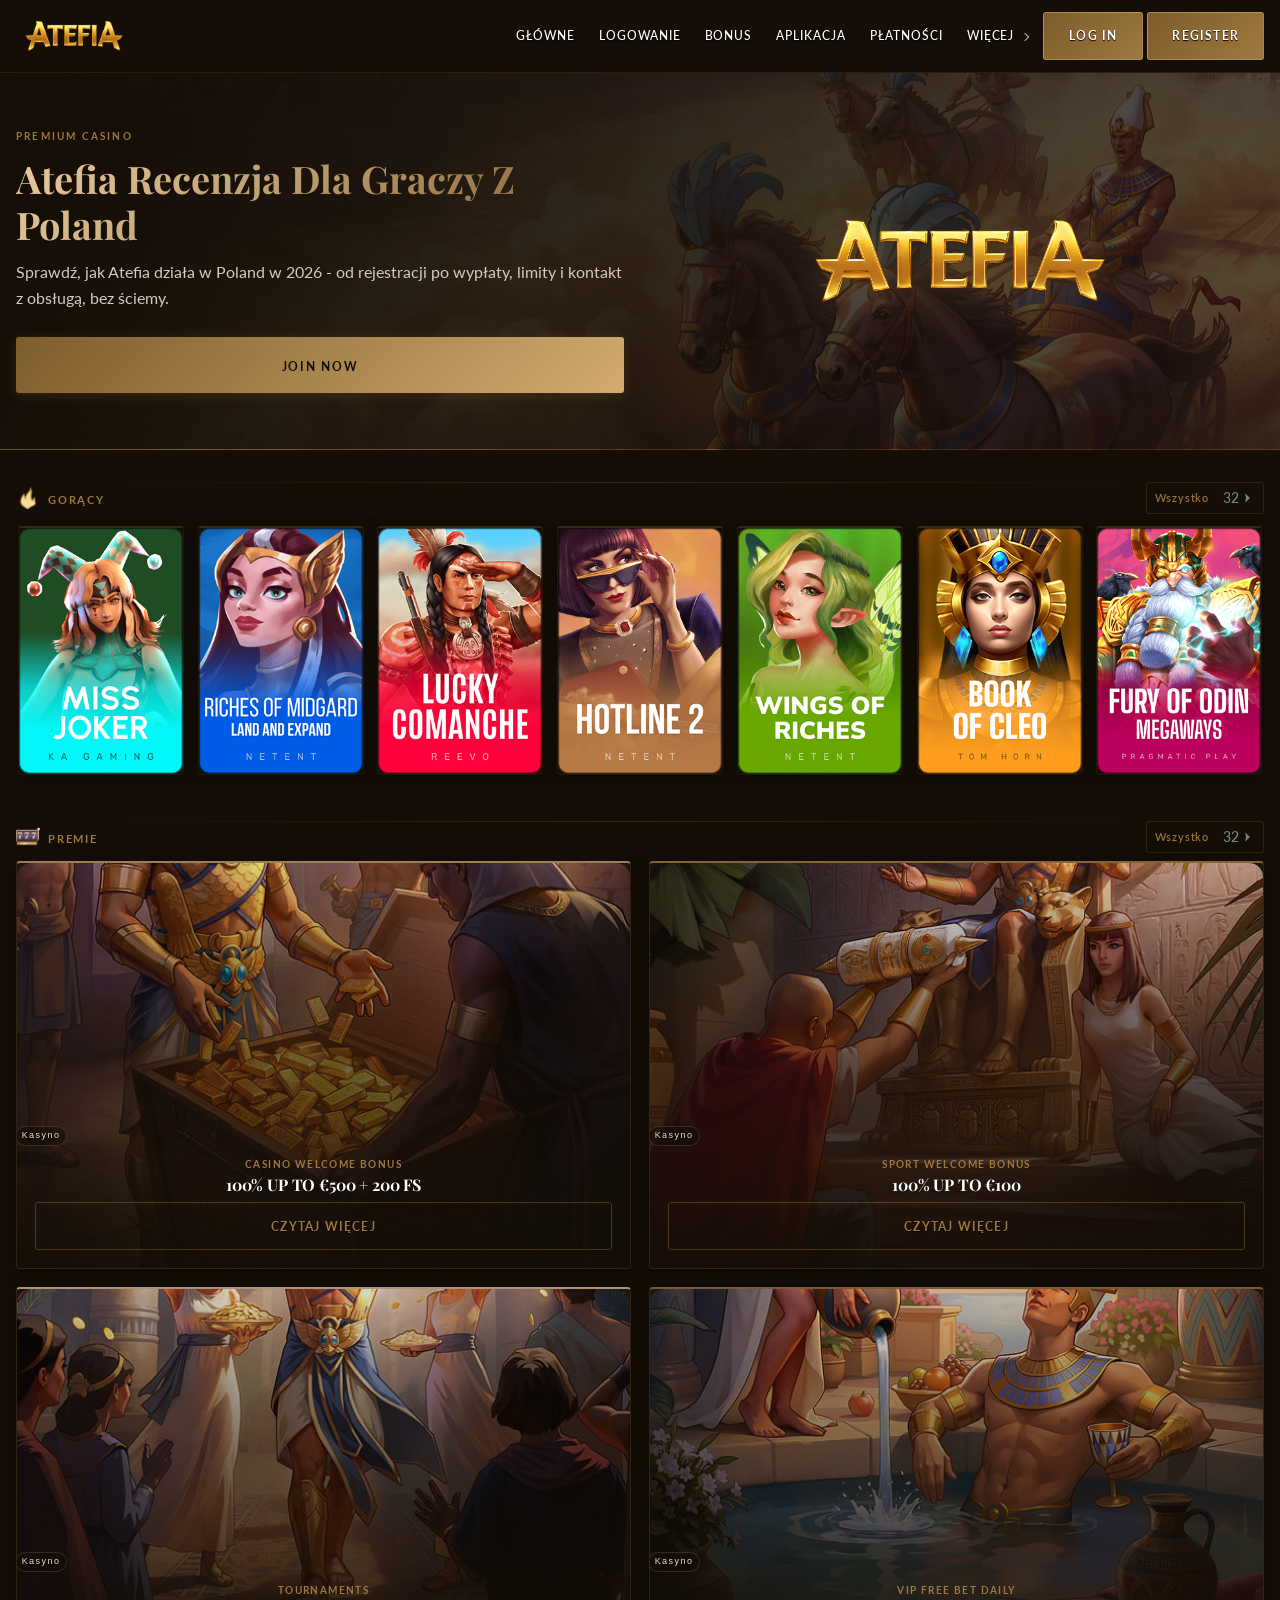
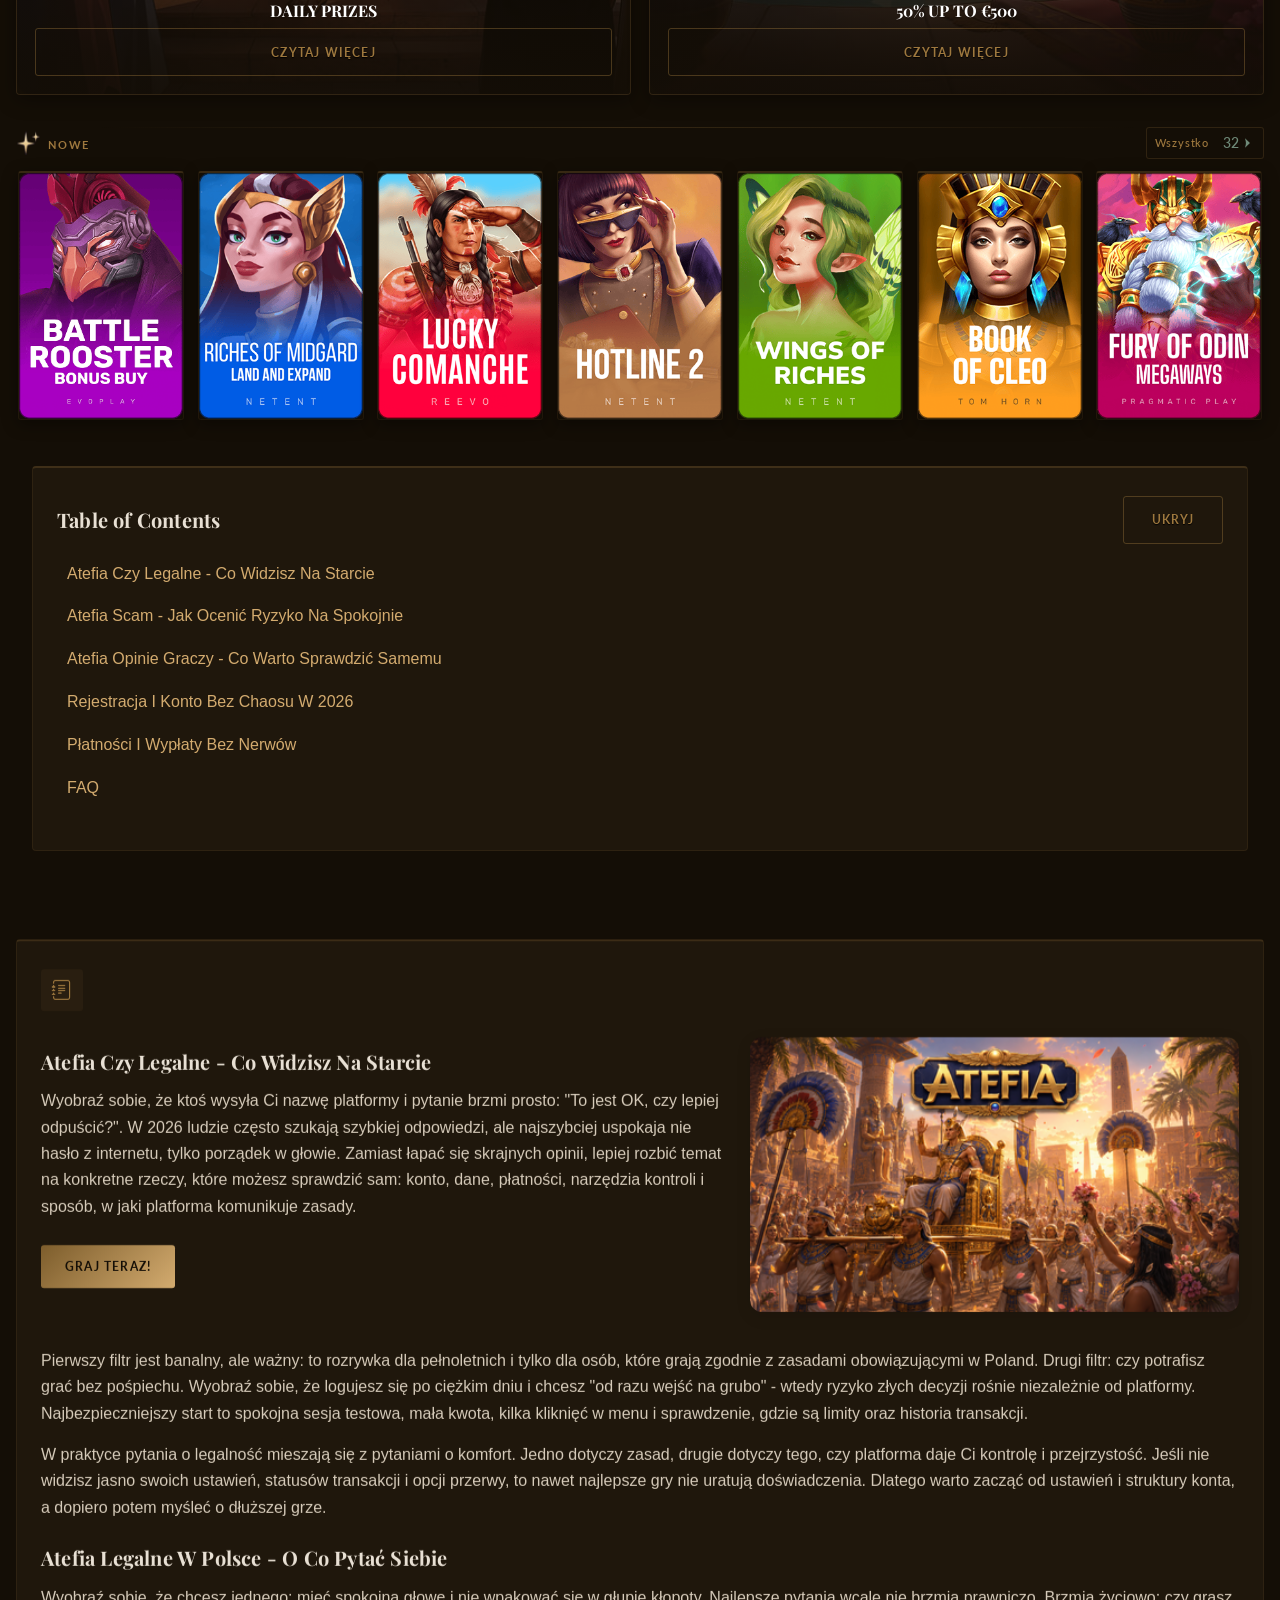
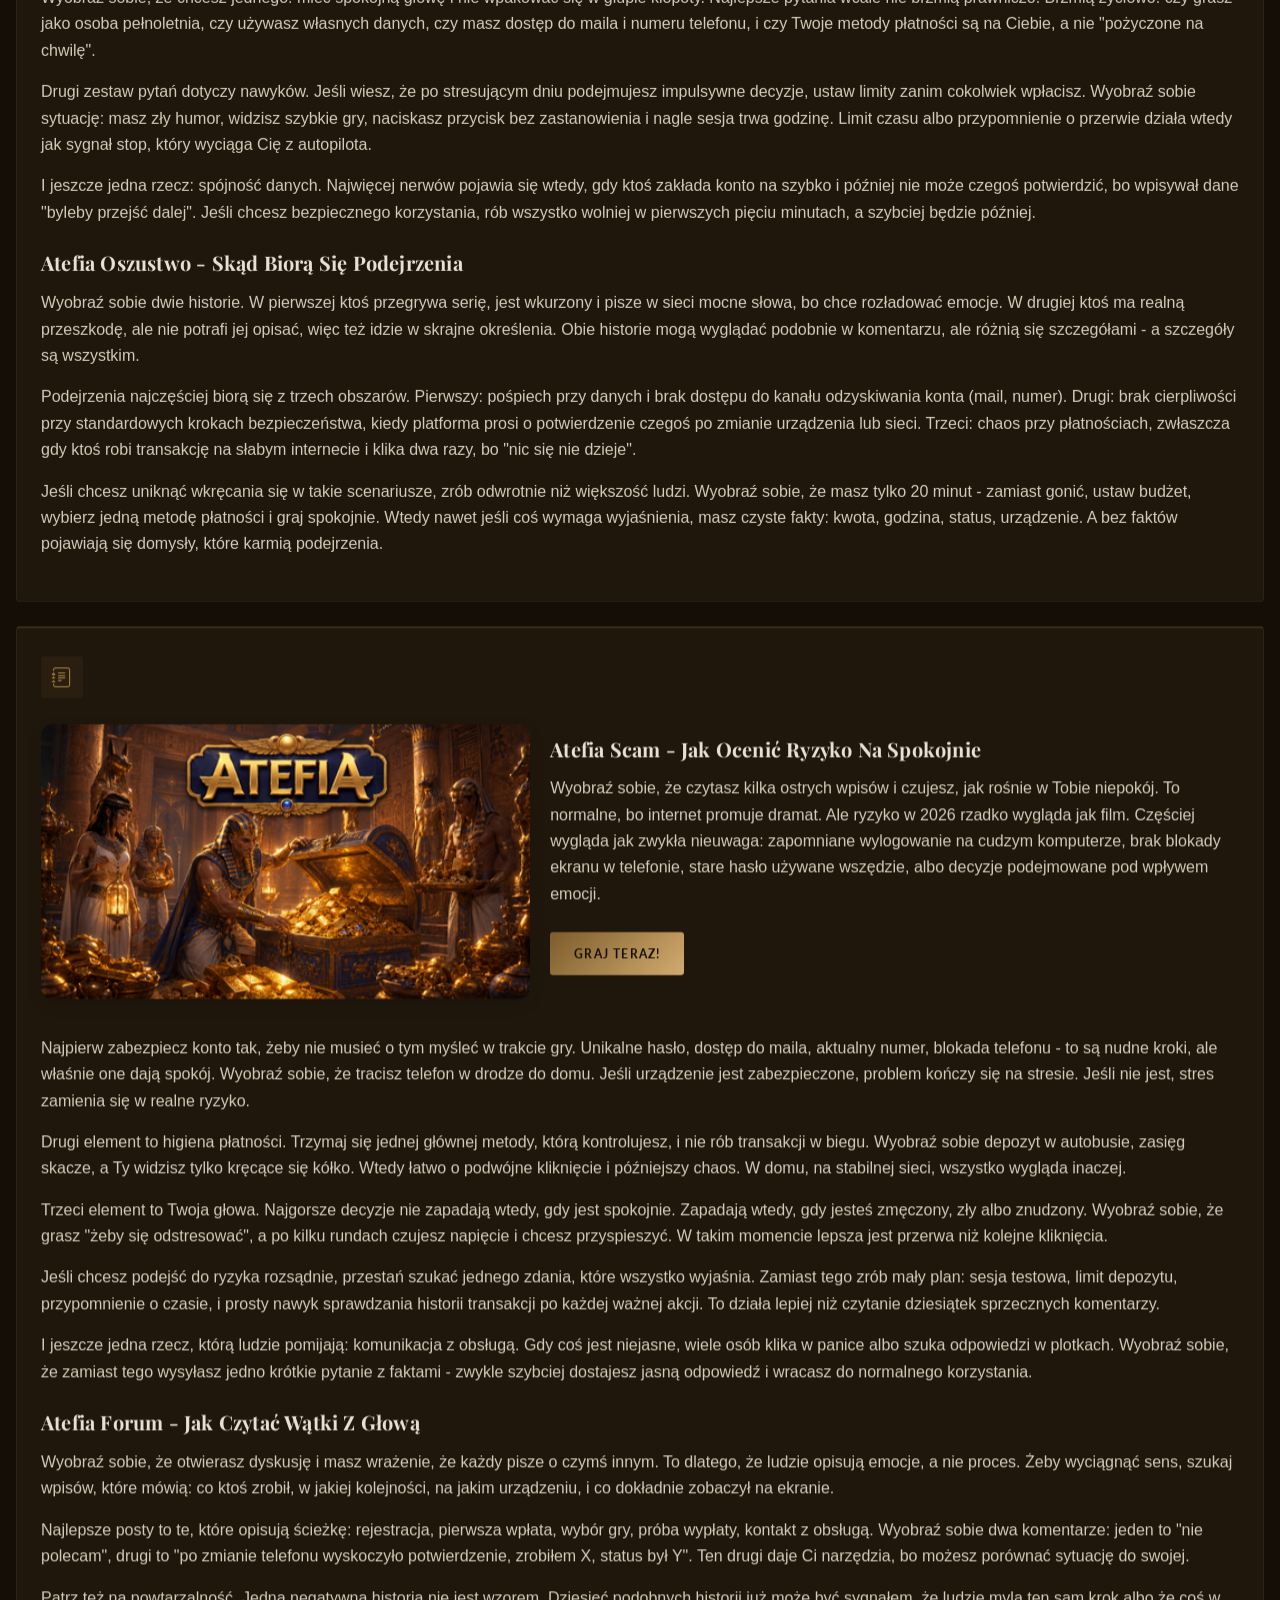
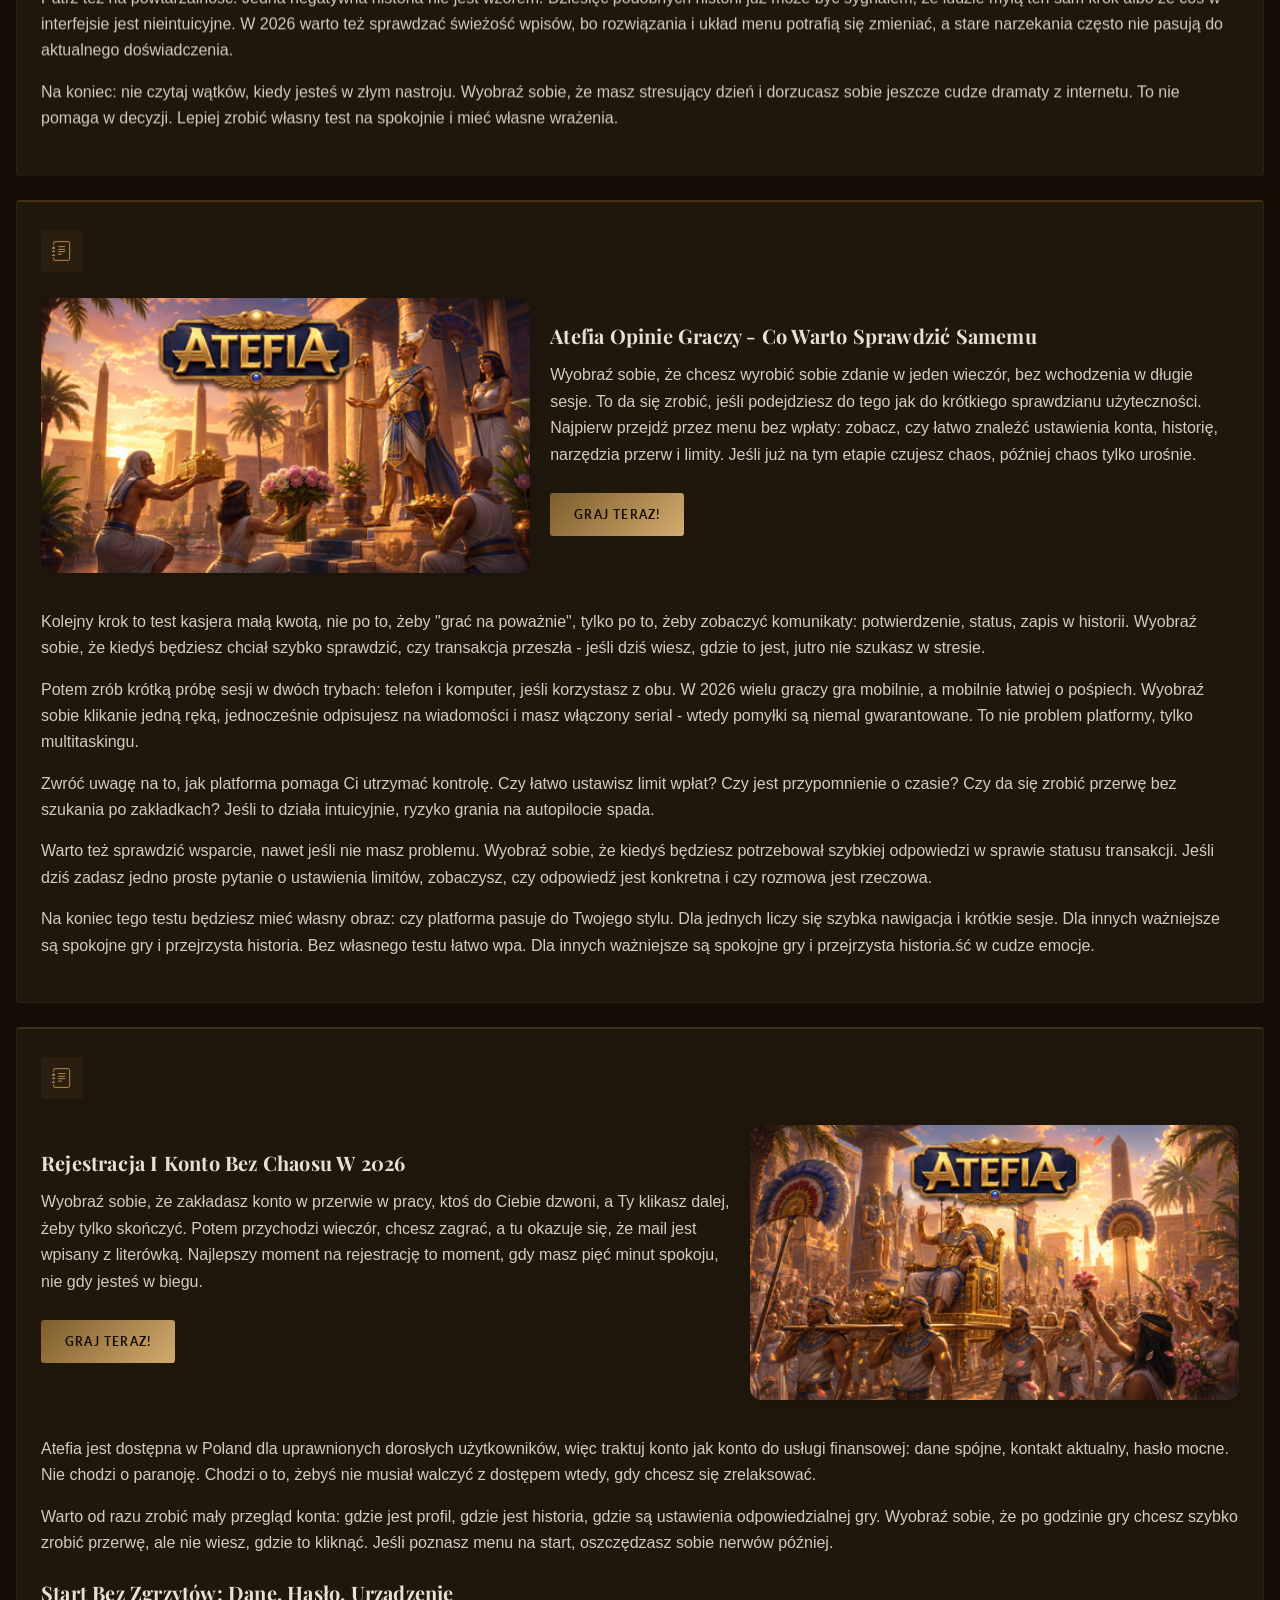
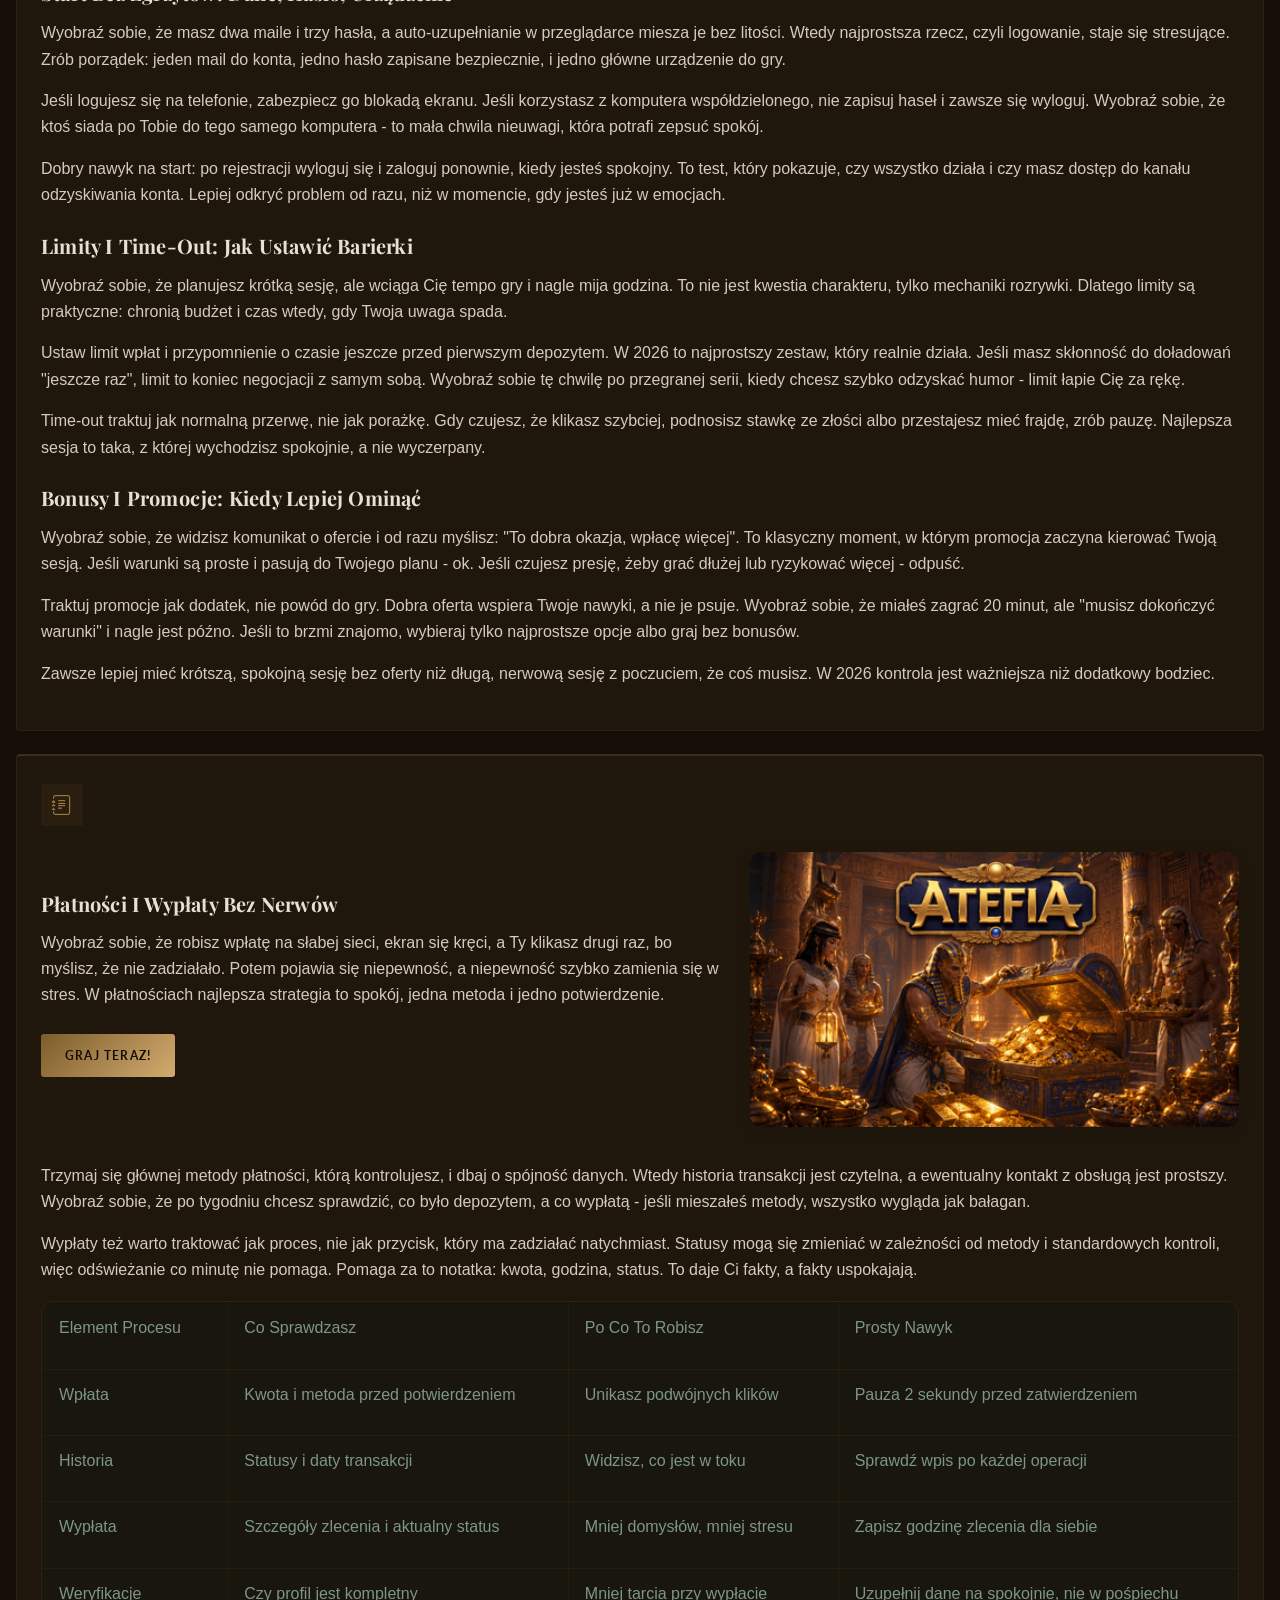
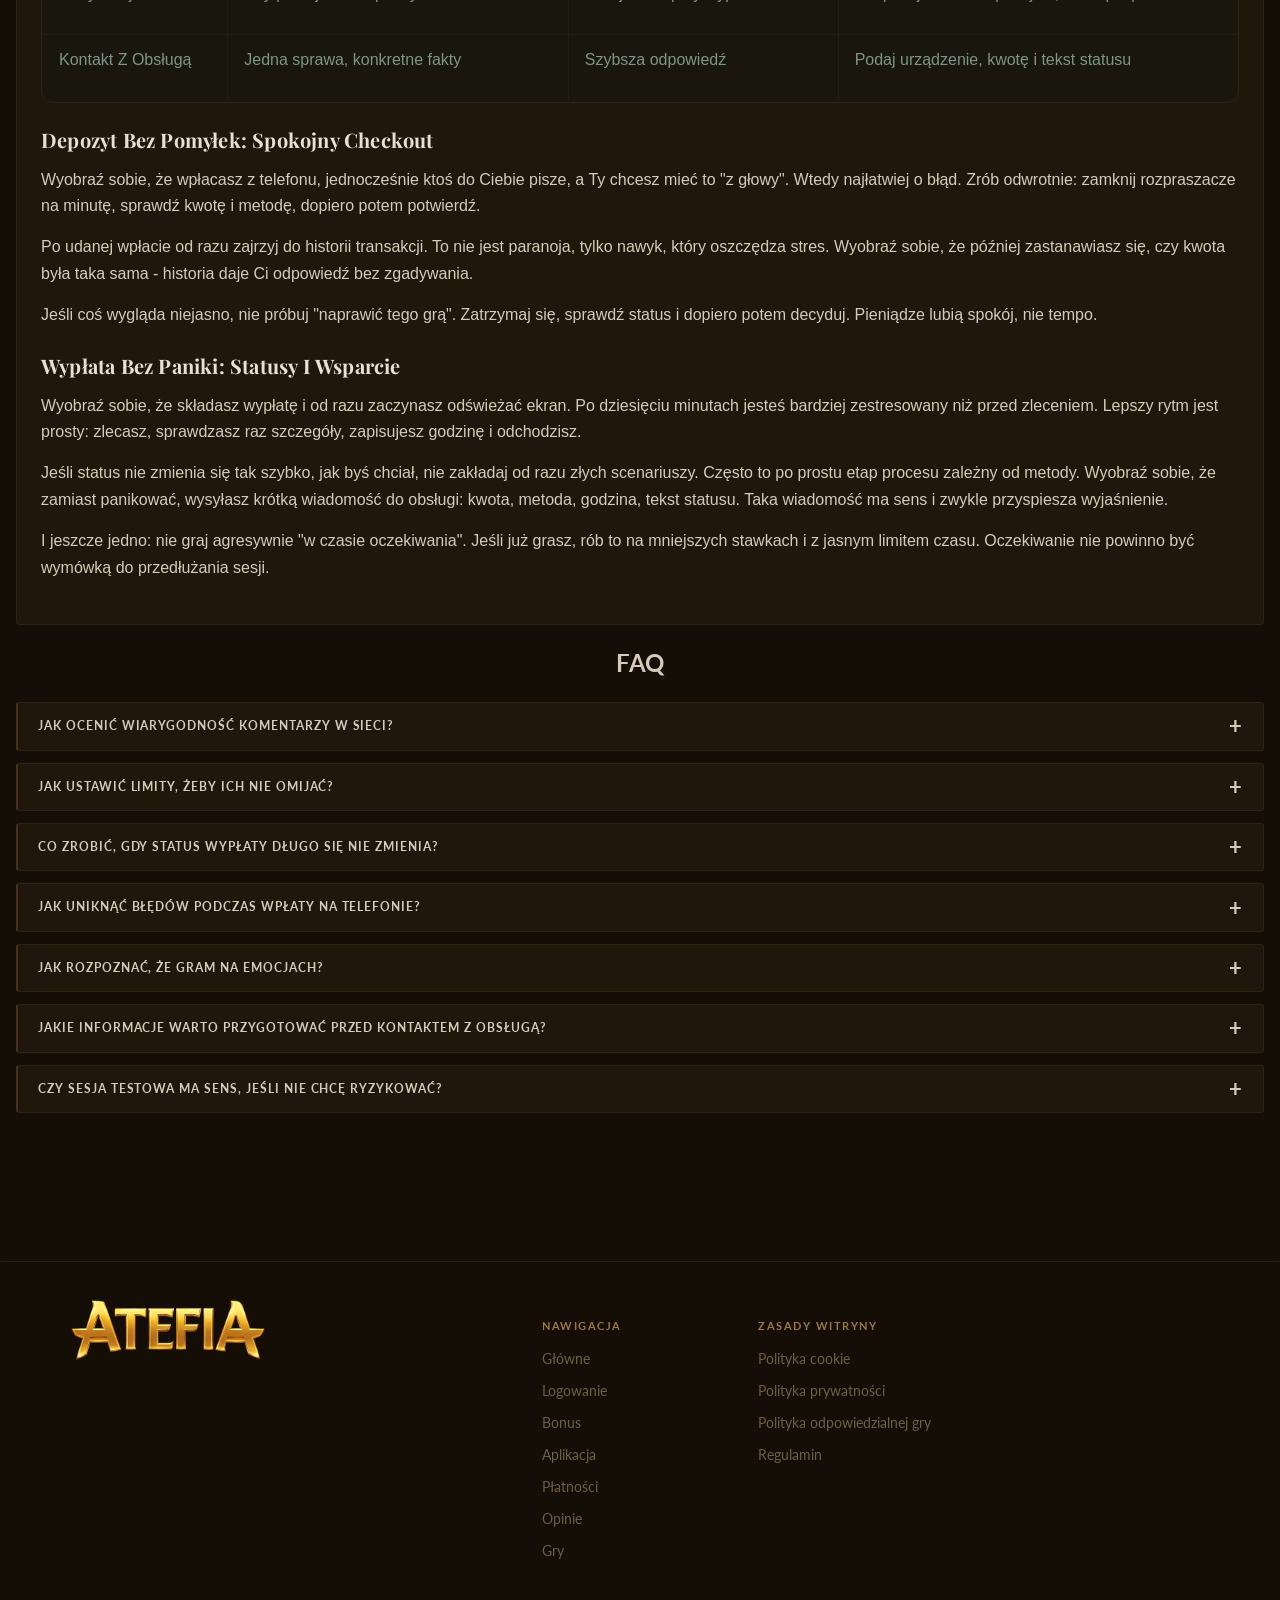
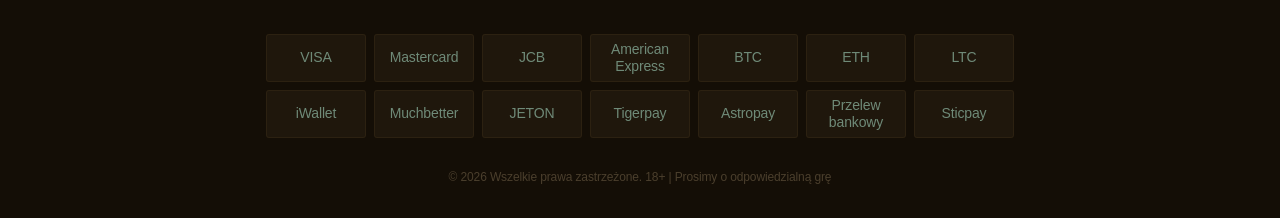
<file: opinie/index.html>
<!DOCTYPE html><html lang="pl-PL"><head>
<meta charset="utf-8">
<meta content="width=device-width, initial-scale=1.0" name="viewport">
<meta content="Atefia Review dla Poland w 2026 - poznaj start, gry, wpłaty, wypłaty i limity na telefonie i PC, zanim wpłacisz | Atefia Czy Warto - sprawdź teraz" name="description">
<title>Atefia Opinie Poland - Przeczytaj I Wybierz | Zobacz</title>
<meta content="index, follow, max-image-preview:large" name="robots">
<link href="../manifest.json" rel="manifest">
<meta content="pl_PL" property="og:locale">
<meta content="Atefia" property="og:site_name">
<meta content="article" property="og:type">
<meta content="Atefia Opinie Poland - Przeczytaj I Wybierz | Zobacz" property="og:title">
<meta content="Atefia Review dla Poland w 2026 - poznaj start, gry, wpłaty, wypłaty i limity na telefonie i PC, zanim wpłacisz | Atefia Czy Warto - sprawdź teraz" property="og:description">

<meta content="summary_large_image" name="twitter:card">
<meta content="Atefia Opinie Poland - Przeczytaj I Wybierz | Zobacz" name="twitter:title">
<meta content="Atefia Review dla Poland w 2026 - poznaj start, gry, wpłaty, wypłaty i limity na telefonie i PC, zanim wpłacisz | Atefia Czy Warto - sprawdź teraz" name="twitter:description">
<link href="https://fonts.googleapis.com" rel="preconnect">
<link crossorigin="" href="https://fonts.gstatic.com" rel="preconnect">
<link href="https://fonts.googleapis.com/css2?family=Playfair+Display:ital,wght@0,400;0,500;0,600;0,700;1,400&amp;family=Lato:wght@300;400;700&amp;display=swap" rel="stylesheet">
<link href="../css/bootstrap-icons.min.css" rel="stylesheet">
<link href="../css/style.css" rel="stylesheet">



<link href="../css/promo-popup.css" rel="stylesheet">
<style class="auto-content-style">
    .auto-content-wrapper-giaom0 { font-family: inherit; line-height: 1.6; color: inherit; }
    .auto-content-wrapper-giaom0 p { margin-bottom: 15px; }
    .auto-content-wrapper-giaom0 h3 { font-size: 20px; font-weight: 700; margin: 25px 0 15px; }
    .auto-content-wrapper-giaom0 ul, .auto-content-wrapper-giaom0 ol { margin-bottom: 20px; padding-left: 20px; }
    .auto-content-wrapper-giaom0 li { margin-bottom: 8px; }
    .auto-content-wrapper-giaom0 table { width: 100%; border-collapse: collapse; margin: 25px 0; background: #ffffff; border: 1px solid #e5e7eb; border-radius: 8px; overflow: hidden; }
    .auto-content-wrapper-giaom0 th { background: #f3f4f6; font-weight: 600; text-align: left; padding: 12px 16px; border-bottom: 2px solid #d1d5db; }
    .auto-content-wrapper-giaom0 td { padding: 12px 16px; border-bottom: 1px solid #e5e7eb; color: #000; }
    .modern-card-giaom0 .auto-content-wrapper-giaom0 { margin-top: 0; }
    .btn-cta-main-giaom0 { display: inline-block; text-decoration: none; padding: 12px 25px; background-color: var(--color-primary, #a00000); color: #fff; border-radius: 8px; font-weight: bold; margin: 10px 0 20px; transition: 0.3s; }
    .btn-cta-main-giaom0:hover { background-color: var(--color-secondary, #f6b625); color: #fff; filter: brightness(1.1); }
    .split-side-img-giaom0 { width: 100%; height: auto; border-radius: 12px; box-shadow: 0 5px 15px rgba(0,0,0,0.1); }
    </style>
<link rel="icon" type="image/png" href="../images/fav.png"><link rel="apple-touch-icon" href="../images/fav.png">
<link rel="canonical" href="atefia-poland.net/opinie/">
<meta property="og:url" content="atefia-poland.net/opinie/">
<meta property="twitter:url" content="atefia-poland.net/opinie/">
<link rel="alternate" hreflang="x-default" href="atefia-poland.net/opinie/">
<link rel="alternate" hreflang="pl-PL" href="atefia-poland.net/opinie/">
<link rel="stylesheet" href="../style-lang.css"></head>
<body>
<header>
<div class="header__inner-giaom0">
<div class="header__logo-wrap-giaom0">
<a aria-label="Atefia home" class="header__logo" href="../" rel="home">
<img alt="Atefia logo" height="36" src="../images/logo.png" width="100">
</a>
</div>
<button aria-label="Przełącz nawigację" class="navbar-toggler-giaom0 collapsed-giaom0" type="button">
<span class="navbar-toggler-icon-giaom0"></span>
</button>
<nav class="header__navigation-giaom0" id="navbarNav-giaom0">
<ul class="header--navigation__list-giaom0" id="menu-header-giaom0"><li class="header-navigation-list__item-giaom0 menu-item nav-item"><div class="link-wrapper-giaom0"><a class="nav-link-giaom0 header-navigation-list__link-giaom0" href="../"><span itemprop="name">Główne</span></a></div></li><li class="header-navigation-list__item-giaom0 menu-item nav-item"><div class="link-wrapper-giaom0"><a class="nav-link-giaom0 header-navigation-list__link-giaom0" href="../logowanie/"><span itemprop="name">Logowanie</span></a></div></li><li class="header-navigation-list__item-giaom0 menu-item nav-item"><div class="link-wrapper-giaom0"><a class="nav-link-giaom0 header-navigation-list__link-giaom0" href="../bonus/"><span itemprop="name">Bonus</span></a></div></li><li class="header-navigation-list__item-giaom0 menu-item nav-item"><div class="link-wrapper-giaom0"><a class="nav-link-giaom0 header-navigation-list__link-giaom0" href="../app/"><span itemprop="name">Aplikacja</span></a></div></li><li class="header-navigation-list__item-giaom0 menu-item nav-item"><div class="link-wrapper-giaom0"><a class="nav-link-giaom0 header-navigation-list__link-giaom0" href="../platnosci/"><span itemprop="name">Płatności</span></a></div></li><li class="header-navigation-list__item-giaom0 menu-item nav-item has-submenu-giaom0"><div class="link-wrapper-giaom0"><a aria-expanded="false" aria-haspopup="true" class="nav-link-giaom0 header-navigation-list__link-giaom0" data-submenu-toggle-giaom0="true" href="#"><span itemprop="name">Więcej</span></a></div><ul class="header-submenu-giaom0"><li class="menu-item nav-item"><a class="nav-link-giaom0" href="./"><span itemprop="name">Opinie</span></a></li><li class="menu-item nav-item"><a class="nav-link-giaom0" href="../gry/"><span itemprop="name">Gry</span></a></li></ul></li></ul>
</nav>
<div class="header__actions-giaom0">
<button class="button-giaom0 button--xs-giaom0 button--secondary-giaom0 header--actions__item-giaom0" data-aff="true" rel="nofollow" type="button">Log in</button>
<button class="button-giaom0 button--xs-giaom0 button--secondary-giaom0 header--actions__item-giaom0" data-aff="true" rel="nofollow" type="button">Register</button>
</div>
</div>
</header>
<main>
<div class="ts3-hero-giaom0">
<div class="container-giaom0 ts3-hero__inner-giaom0">
<div class="ts3-hero__text-giaom0">
<span class="ts3-hero__tag-giaom0">Premium Casino</span>
<h1 class="ts3-hero__title-giaom0">Atefia Recenzja Dla Graczy Z Poland</h1><div class="auto-content-wrapper-giaom0"><p class="c0">Sprawdź, jak Atefia działa w Poland w 2026 - od rejestracji po wypłaty, limity i kontakt z obsługą, bez ściemy.</p></div>
<button class="button-giaom0 button--m-giaom0 button--primary-giaom0" data-aff="true" rel="nofollow" type="button">Join Now</button>
</div>
<div class="ts3-hero__logo-wrap-giaom0">
<img alt="Atefia" height="58" src="../images/logo.png" width="160">
</div>
</div>
</div>
<div class="container-giaom0">
<div class="page-content-giaom0">
<section class="game--section-giaom0">
<div class="game--section__title-giaom0">
<img alt="hot-icon" class="game--section--title__icon-giaom0" height="20" src="../assets/icons/titles/hot.svg" width="20">
<span class="game--section--title__text-giaom0">Gorący</span>
<div class="game--section__actions-giaom0">
<div class="title-divider-line-giaom0"></div>
<a class="all-games-link__wrap" href="../atefiapolandnet/" rel="nofollow noopener">
<div class="all-games-link-giaom0">
                  Wszystko
                  <span class="all-games-link__arrow-btn-giaom0">
                    32
                    <svg height="12" viewBox="0 0 12 12" width="12" xmlns="http://www.w3.org/2000/svg">
<path d="M8.97656 5.99975L4.02539 10.828L4.77408 7.38609C4.9728 6.47255 4.97279 5.52696 4.77406 4.61342L4.02539 1.17188L8.97656 5.99975Z"></path>
</svg>
</span>
</div>
</a>
</div>
</div>
<div class="games-list-giaom0">
<a class="game-card-link-giaom0" data-aff="true" href="../atefiapolandnet/" rel="nofollow noopener" target="_blank">
<div class="game-card-giaom0">
<img alt="karta gry 1" src="../assets/images/game-cards/hot/game-card-image1.png">
</div>
</a>
<a class="game-card-link-giaom0" data-aff="true" href="../atefiapolandnet/" rel="nofollow noopener" target="_blank">
<div class="game-card-giaom0">
<img alt="karta gry 2" src="../assets/images/game-cards/hot/game-card-image2.png">
</div>
</a>
<a class="game-card-link-giaom0" data-aff="true" href="../atefiapolandnet/" rel="nofollow noopener" target="_blank">
<div class="game-card-giaom0">
<img alt="karta gry 3" src="../assets/images/game-cards/hot/game-card-image3.png">
</div>
</a>
<a class="game-card-link-giaom0" data-aff="true" href="../atefiapolandnet/" rel="nofollow noopener" target="_blank">
<div class="game-card-giaom0">
<img alt="game-card 4" src="../assets/images/game-cards/hot/game-card-image4.png">
</div>
</a>
<a class="game-card-link-giaom0" data-aff="true" href="../atefiapolandnet/" rel="nofollow noopener" target="_blank">
<div class="game-card-giaom0">
<img alt="game-card 5" src="../assets/images/game-cards/hot/game-card-image5.png">
</div>
</a>
<a class="game-card-link-giaom0" data-aff="true" href="../atefiapolandnet/" rel="nofollow noopener" target="_blank">
<div class="game-card-giaom0">
<img alt="game-card 6" src="../assets/images/game-cards/hot/game-card-image6.png">
</div>
</a>
<a class="game-card-link-giaom0" data-aff="true" href="../atefiapolandnet/" rel="nofollow noopener" target="_blank">
<div class="game-card-giaom0">
<img alt="game-card 7" src="../assets/images/game-cards/hot/game-card-image7.png">
</div>
</a>
</div>
</section>
<section class="bonus--section-giaom0">
<div class="game--section__title-giaom0">
<img alt="bonuses-icon" class="game--section--title__icon-giaom0" height="20" src="../assets/icons/titles/bonuses.svg" width="20">
<span class="game--section--title__text-giaom0">Premie</span>
<div class="game--section__actions-giaom0">
<div class="title-divider-line-giaom0"></div>
<a class="all-games-link__wrap" href="../atefiapolandnet/" rel="nofollow noopener">
<div class="all-games-link-giaom0">
                  Wszystko
                  <span class="all-games-link__arrow-btn-giaom0">
                    32
                    <svg height="12" viewBox="0 0 12 12" width="12" xmlns="http://www.w3.org/2000/svg">
<path d="M8.97656 5.99975L4.02539 10.828L4.77408 7.38609C4.9728 6.47255 4.97279 5.52696 4.77406 4.61342L4.02539 1.17188L8.97656 5.99975Z"></path>
</svg>
</span>
</div>
</a>
</div>
</div>
<div class="bonus-list-giaom0">
<div class="bonus-card-giaom0">
<div class="bonus-card-lable-giaom0 bonus-lable--casino-giaom0"><span>Kasyno</span></div>
<img alt="bonus 1" src="../assets/images/bonuses/bonus-card1.jpg">
<div class="bonus-card__body-giaom0">
<p class="bonus-card--body__title-giaom0">Casino Welcome Bonus</p>
<h3 class="bonus-card--body__heading-giaom0">100% up to €500 + 200 FS</h3>
<button class="button-giaom0 button--s-giaom0 button--secondary-giaom0 bonus-card--body__btn-giaom0" data-aff="true" rel="nofollow" type="button">Czytaj więcej</button>
</div>
</div>
<div class="bonus-card-giaom0">
<div class="bonus-card-lable-giaom0 bonus-lable--casino-giaom0"><span>Kasyno</span></div>
<img alt="bonus 2" src="../assets/images/bonuses/bonus-card2.jpg">
<div class="bonus-card__body-giaom0">
<p class="bonus-card--body__title-giaom0">Sport Welcome Bonus</p>
<h3 class="bonus-card--body__heading-giaom0">100% up to €100</h3>
<button class="button-giaom0 button--s-giaom0 button--secondary-giaom0 bonus-card--body__btn-giaom0" data-aff="true" rel="nofollow" type="button">Czytaj więcej</button>
</div>
</div>
<div class="bonus-card-giaom0">
<div class="bonus-card-lable-giaom0 bonus-lable--casino-giaom0"><span>Kasyno</span></div>
<img alt="bonus 3" src="../assets/images/bonuses/bonus-card3.jpg">
<div class="bonus-card__body-giaom0">
<p class="bonus-card--body__title-giaom0">Tournaments</p>
<h3 class="bonus-card--body__heading-giaom0">Daily prizes</h3>
<button class="button-giaom0 button--s-giaom0 button--secondary-giaom0 bonus-card--body__btn-giaom0" data-aff="true" rel="nofollow" type="button">Czytaj więcej</button>
</div>
</div>
<div class="bonus-card-giaom0">
<div class="bonus-card-lable-giaom0 bonus-lable--casino-giaom0"><span>Kasyno</span></div>
<img alt="bonus 4" src="../assets/images/bonuses/bonus-card4.jpg">
<div class="bonus-card__body-giaom0">
<p class="bonus-card--body__title-giaom0">VIP Free bet Daily</p>
<h3 class="bonus-card--body__heading-giaom0">50% up to €500</h3>
<button class="button-giaom0 button--s-giaom0 button--secondary-giaom0 bonus-card--body__btn-giaom0" data-aff="true" rel="nofollow" type="button">Czytaj więcej</button>
</div>
</div>
</div>
</section>
<section class="game--section-giaom0">
<div class="game--section__title-giaom0">
<img alt="new-icon" class="game--section--title__icon-giaom0" height="20" src="../assets/icons/titles/new.svg" width="20">
<span class="game--section--title__text-giaom0">Nowe</span>
<div class="game--section__actions-giaom0">
<div class="title-divider-line-giaom0"></div>
<a class="all-games-link__wrap" href="../atefiapolandnet/" rel="nofollow noopener">
<div class="all-games-link-giaom0">
                  Wszystko
                  <span class="all-games-link__arrow-btn-giaom0">
                    32
                    <svg height="12" viewBox="0 0 12 12" width="12" xmlns="http://www.w3.org/2000/svg">
<path d="M8.97656 5.99975L4.02539 10.828L4.77408 7.38609C4.9728 6.47255 4.97279 5.52696 4.77406 4.61342L4.02539 1.17188L8.97656 5.99975Z"></path>
</svg>
</span>
</div>
</a>
</div>
</div>
<div class="games-list-giaom0">
<a class="game-card-link-giaom0" data-aff="true" href="../atefiapolandnet/" rel="nofollow noopener" target="_blank">
<div class="game-card-giaom0">
<img alt="karta gry 1" src="../assets/images/game-cards/new/game-card-image1.png">
</div>
</a>
<a class="game-card-link-giaom0" data-aff="true" href="../atefiapolandnet/" rel="nofollow noopener" target="_blank">
<div class="game-card-giaom0">
<img alt="karta gry 2" src="../assets/images/game-cards/new/game-card-image2.png">
</div>
</a>
<a class="game-card-link-giaom0" data-aff="true" href="../atefiapolandnet/" rel="nofollow noopener" target="_blank">
<div class="game-card-giaom0">
<img alt="karta gry 3" src="../assets/images/game-cards/new/game-card-image3.png">
</div>
</a>
<a class="game-card-link-giaom0" data-aff="true" href="../atefiapolandnet/" rel="nofollow noopener" target="_blank">
<div class="game-card-giaom0">
<img alt="game-card 4" src="../assets/images/game-cards/new/game-card-image4.png">
</div>
</a>
<a class="game-card-link-giaom0" data-aff="true" href="../atefiapolandnet/" rel="nofollow noopener" target="_blank">
<div class="game-card-giaom0">
<img alt="game-card 5" src="../assets/images/game-cards/new/game-card-image5.png">
</div>
</a>
<a class="game-card-link-giaom0" data-aff="true" href="../atefiapolandnet/" rel="nofollow noopener" target="_blank">
<div class="game-card-giaom0">
<img alt="game-card 6" src="../assets/images/game-cards/new/game-card-image6.png">
</div>
</a>
<a class="game-card-link-giaom0" data-aff="true" href="../atefiapolandnet/" rel="nofollow noopener" target="_blank">
<div class="game-card-giaom0">
<img alt="game-card 7" src="../assets/images/game-cards/new/game-card-image7.png">
</div>
</a>
</div>
</section>
<section class="container-giaom0 mb-4-giaom0">
<div class="modern-card-giaom0" id="toc-container-giaom0">
<div class="toc-header" id="toc-header-giaom0">
<h3>Table of Contents</h3>
<button class="button-giaom0 button--xs-giaom0 button--secondary-giaom0" id="toc-toggle-giaom0">Ukryj</button>
</div>
<div id="toc-body-giaom0">
<ul class="mt-3-giaom0" id="toc-list-giaom0"></ul>
</div>
</div>
</section>
<div id="seo-content-inject-giaom0"><article class="modern-card-giaom0 mb-4-giaom0"><i class="bi bi-journal-text modern-card-icon-giaom0"></i><div class="row-giaom0 align-items-center mb-4-giaom0"><div class="col-lg-7-giaom0 col-md-12-giaom0"><h2 id="atefia-czy-legalne-co-widzisz-na-starcie-giaom0">Atefia Czy Legalne - Co Widzisz Na Starcie</h2><div class="auto-content-wrapper-giaom0"><p class="c0">Wyobraź sobie, że ktoś wysyła Ci nazwę platformy i pytanie brzmi prosto: "To jest OK, czy lepiej odpuścić?". W 2026 ludzie często szukają szybkiej odpowiedzi, ale najszybciej uspokaja nie hasło z internetu, tylko porządek w głowie. Zamiast łapać się skrajnych opinii, lepiej rozbić temat na konkretne rzeczy, które możesz sprawdzić sam: konto, dane, płatności, narzędzia kontroli i sposób, w jaki platforma komunikuje zasady.</p><button class="btn-cta-main-giaom0" data-aff="true" rel="nofollow" type="button">Graj teraz!</button></div></div><div class="col-lg-5-giaom0 col-md-12-giaom0 text-center-giaom0"><img alt="opinie 1" class="split-side-img-giaom0" src="../images/opinie_1.png"></div></div><div class="auto-content-wrapper-giaom0"><p class="c0">Pierwszy filtr jest banalny, ale ważny: to rozrywka dla pełnoletnich i tylko dla osób, które grają zgodnie z zasadami obowiązującymi w Poland. Drugi filtr: czy potrafisz grać bez pośpiechu. Wyobraź sobie, że logujesz się po ciężkim dniu i chcesz "od razu wejść na grubo" - wtedy ryzyko złych decyzji rośnie niezależnie od platformy. Najbezpieczniejszy start to spokojna sesja testowa, mała kwota, kilka kliknięć w menu i sprawdzenie, gdzie są limity oraz historia transakcji.</p>
<p class="c0">W praktyce pytania o legalność mieszają się z pytaniami o komfort. Jedno dotyczy zasad, drugie dotyczy tego, czy platforma daje Ci kontrolę i przejrzystość. Jeśli nie widzisz jasno swoich ustawień, statusów transakcji i opcji przerwy, to nawet najlepsze gry nie uratują doświadczenia. Dlatego warto zacząć od ustawień i struktury konta, a dopiero potem myśleć o dłuższej grze.</p>
<h3>Atefia Legalne W Polsce - O Co Pytać Siebie</h3>
<p class="c0">Wyobraź sobie, że chcesz jednego: mieć spokojną głowę i nie wpakować się w głupie kłopoty. Najlepsze pytania wcale nie brzmią prawniczo. Brzmią życiowo: czy grasz jako osoba pełnoletnia, czy używasz własnych danych, czy masz dostęp do maila i numeru telefonu, i czy Twoje metody płatności są na Ciebie, a nie "pożyczone na chwilę".</p>
<p class="c0">Drugi zestaw pytań dotyczy nawyków. Jeśli wiesz, że po stresującym dniu podejmujesz impulsywne decyzje, ustaw limity zanim cokolwiek wpłacisz. Wyobraź sobie sytuację: masz zły humor, widzisz szybkie gry, naciskasz przycisk bez zastanowienia i nagle sesja trwa godzinę. Limit czasu albo przypomnienie o przerwie działa wtedy jak sygnał stop, który wyciąga Cię z autopilota.</p>
<p class="c0">I jeszcze jedna rzecz: spójność danych. Najwięcej nerwów pojawia się wtedy, gdy ktoś zakłada konto na szybko i później nie może czegoś potwierdzić, bo wpisywał dane "byleby przejść dalej". Jeśli chcesz bezpiecznego korzystania, rób wszystko wolniej w pierwszych pięciu minutach, a szybciej będzie później.</p>
<h3>Atefia Oszustwo - Skąd Biorą Się Podejrzenia</h3>
<p class="c0">Wyobraź sobie dwie historie. W pierwszej ktoś przegrywa serię, jest wkurzony i pisze w sieci mocne słowa, bo chce rozładować emocje. W drugiej ktoś ma realną przeszkodę, ale nie potrafi jej opisać, więc też idzie w skrajne określenia. Obie historie mogą wyglądać podobnie w komentarzu, ale różnią się szczegółami - a szczegóły są wszystkim.</p>
<p class="c0">Podejrzenia najczęściej biorą się z trzech obszarów. Pierwszy: pośpiech przy danych i brak dostępu do kanału odzyskiwania konta (mail, numer). Drugi: brak cierpliwości przy standardowych krokach bezpieczeństwa, kiedy platforma prosi o potwierdzenie czegoś po zmianie urządzenia lub sieci. Trzeci: chaos przy płatnościach, zwłaszcza gdy ktoś robi transakcję na słabym internecie i klika dwa razy, bo "nic się nie dzieje".</p>
<p class="c0">Jeśli chcesz uniknąć wkręcania się w takie scenariusze, zrób odwrotnie niż większość ludzi. Wyobraź sobie, że masz tylko 20 minut - zamiast gonić, ustaw budżet, wybierz jedną metodę płatności i graj spokojnie. Wtedy nawet jeśli coś wymaga wyjaśnienia, masz czyste fakty: kwota, godzina, status, urządzenie. A bez faktów pojawiają się domysły, które karmią podejrzenia.</p></div></article><article class="modern-card-giaom0 mb-4-giaom0"><i class="bi bi-journal-text modern-card-icon-giaom0"></i><div class="row-giaom0 align-items-center mb-4-giaom0"><div class="col-lg-5-giaom0 col-md-12-giaom0 text-center-giaom0"><img alt="opinie 2" class="split-side-img-giaom0" src="../images/opinie_2.png"></div><div class="col-lg-7-giaom0 col-md-12-giaom0"><h2 id="atefia-scam-jak-oceni-ryzyko-na-spokojnie-giaom0">Atefia Scam - Jak Ocenić Ryzyko Na Spokojnie</h2><div class="auto-content-wrapper-giaom0"><p class="c0">Wyobraź sobie, że czytasz kilka ostrych wpisów i czujesz, jak rośnie w Tobie niepokój. To normalne, bo internet promuje dramat. Ale ryzyko w 2026 rzadko wygląda jak film. Częściej wygląda jak zwykła nieuwaga: zapomniane wylogowanie na cudzym komputerze, brak blokady ekranu w telefonie, stare hasło używane wszędzie, albo decyzje podejmowane pod wpływem emocji.</p><button class="btn-cta-main-giaom0" data-aff="true" rel="nofollow" type="button">Graj teraz!</button></div></div></div><div class="auto-content-wrapper-giaom0"><p class="c0">Najpierw zabezpiecz konto tak, żeby nie musieć o tym myśleć w trakcie gry. Unikalne hasło, dostęp do maila, aktualny numer, blokada telefonu - to są nudne kroki, ale właśnie one dają spokój. Wyobraź sobie, że tracisz telefon w drodze do domu. Jeśli urządzenie jest zabezpieczone, problem kończy się na stresie. Jeśli nie jest, stres zamienia się w realne ryzyko.</p>
<p class="c0">Drugi element to higiena płatności. Trzymaj się jednej głównej metody, którą kontrolujesz, i nie rób transakcji w biegu. Wyobraź sobie depozyt w autobusie, zasięg skacze, a Ty widzisz tylko kręcące się kółko. Wtedy łatwo o podwójne kliknięcie i późniejszy chaos. W domu, na stabilnej sieci, wszystko wygląda inaczej.</p>
<p class="c0">Trzeci element to Twoja głowa. Najgorsze decyzje nie zapadają wtedy, gdy jest spokojnie. Zapadają wtedy, gdy jesteś zmęczony, zły albo znudzony. Wyobraź sobie, że grasz "żeby się odstresować", a po kilku rundach czujesz napięcie i chcesz przyspieszyć. W takim momencie lepsza jest przerwa niż kolejne kliknięcia.</p>
<p class="c0">Jeśli chcesz podejść do ryzyka rozsądnie, przestań szukać jednego zdania, które wszystko wyjaśnia. Zamiast tego zrób mały plan: sesja testowa, limit depozytu, przypomnienie o czasie, i prosty nawyk sprawdzania historii transakcji po każdej ważnej akcji. To działa lepiej niż czytanie dziesiątek sprzecznych komentarzy.</p>
<p class="c0">I jeszcze jedna rzecz, którą ludzie pomijają: komunikacja z obsługą. Gdy coś jest niejasne, wiele osób klika w panice albo szuka odpowiedzi w plotkach. Wyobraź sobie, że zamiast tego wysyłasz jedno krótkie pytanie z faktami - zwykle szybciej dostajesz jasną odpowiedź i wracasz do normalnego korzystania.</p>
<h3>Atefia Forum - Jak Czytać Wątki Z Głową</h3>
<p class="c0">Wyobraź sobie, że otwierasz dyskusję i masz wrażenie, że każdy pisze o czymś innym. To dlatego, że ludzie opisują emocje, a nie proces. Żeby wyciągnąć sens, szukaj wpisów, które mówią: co ktoś zrobił, w jakiej kolejności, na jakim urządzeniu, i co dokładnie zobaczył na ekranie.</p>
<p class="c0">Najlepsze posty to te, które opisują ścieżkę: rejestracja, pierwsza wpłata, wybór gry, próba wypłaty, kontakt z obsługą. Wyobraź sobie dwa komentarze: jeden to "nie polecam", drugi to "po zmianie telefonu wyskoczyło potwierdzenie, zrobiłem X, status był Y". Ten drugi daje Ci narzędzia, bo możesz porównać sytuację do swojej.</p>
<p class="c0">Patrz też na powtarzalność. Jedna negatywna historia nie jest wzorem. Dziesięć podobnych historii już może być sygnałem, że ludzie mylą ten sam krok albo że coś w interfejsie jest nieintuicyjne. W 2026 warto też sprawdzać świeżość wpisów, bo rozwiązania i układ menu potrafią się zmieniać, a stare narzekania często nie pasują do aktualnego doświadczenia.</p>
<p class="c0">Na koniec: nie czytaj wątków, kiedy jesteś w złym nastroju. Wyobraź sobie, że masz stresujący dzień i dorzucasz sobie jeszcze cudze dramaty z internetu. To nie pomaga w decyzji. Lepiej zrobić własny test na spokojnie i mieć własne wrażenia.</p></div></article><article class="modern-card-giaom0 mb-4-giaom0"><i class="bi bi-journal-text modern-card-icon-giaom0"></i><div class="row-giaom0 align-items-center mb-4-giaom0"><div class="col-lg-5-giaom0 col-md-12-giaom0 text-center-giaom0"><img alt="opinie 3" class="split-side-img-giaom0" src="../images/opinie_3.png"></div><div class="col-lg-7-giaom0 col-md-12-giaom0"><h2 id="atefia-opinie-graczy-co-warto-sprawdzi-samemu-giaom0">Atefia Opinie Graczy - Co Warto Sprawdzić Samemu</h2><div class="auto-content-wrapper-giaom0"><p class="c0">Wyobraź sobie, że chcesz wyrobić sobie zdanie w jeden wieczór, bez wchodzenia w długie sesje. To da się zrobić, jeśli podejdziesz do tego jak do krótkiego sprawdzianu użyteczności. Najpierw przejdź przez menu bez wpłaty: zobacz, czy łatwo znaleźć ustawienia konta, historię, narzędzia przerw i limity. Jeśli już na tym etapie czujesz chaos, później chaos tylko urośnie.</p><button class="btn-cta-main-giaom0" data-aff="true" rel="nofollow" type="button">Graj teraz!</button></div></div></div><div class="auto-content-wrapper-giaom0"><p class="c0">Kolejny krok to test kasjera małą kwotą, nie po to, żeby "grać na poważnie", tylko po to, żeby zobaczyć komunikaty: potwierdzenie, status, zapis w historii. Wyobraź sobie, że kiedyś będziesz chciał szybko sprawdzić, czy transakcja przeszła - jeśli dziś wiesz, gdzie to jest, jutro nie szukasz w stresie.</p>
<p class="c0">Potem zrób krótką próbę sesji w dwóch trybach: telefon i komputer, jeśli korzystasz z obu. W 2026 wielu graczy gra mobilnie, a mobilnie łatwiej o pośpiech. Wyobraź sobie klikanie jedną ręką, jednocześnie odpisujesz na wiadomości i masz włączony serial - wtedy pomyłki są niemal gwarantowane. To nie problem platformy, tylko multitaskingu.</p>
<p class="c0">Zwróć uwagę na to, jak platforma pomaga Ci utrzymać kontrolę. Czy łatwo ustawisz limit wpłat? Czy jest przypomnienie o czasie? Czy da się zrobić przerwę bez szukania po zakładkach? Jeśli to działa intuicyjnie, ryzyko grania na autopilocie spada.</p>
<p class="c0">Warto też sprawdzić wsparcie, nawet jeśli nie masz problemu. Wyobraź sobie, że kiedyś będziesz potrzebował szybkiej odpowiedzi w sprawie statusu transakcji. Jeśli dziś zadasz jedno proste pytanie o ustawienia limitów, zobaczysz, czy odpowiedź jest konkretna i czy rozmowa jest rzeczowa.</p>
<p class="c0">Na koniec tego testu będziesz mieć własny obraz: czy platforma pasuje do Twojego stylu. Dla jednych liczy się szybka nawigacja i krótkie sesje. Dla innych ważniejsze są spokojne gry i przejrzysta historia. Bez własnego testu łatwo wpa. Dla innych ważniejsze są spokojne gry i przejrzysta historia.ść w cudze emocje.</p></div></article><article class="modern-card-giaom0 mb-4-giaom0"><i class="bi bi-journal-text modern-card-icon-giaom0"></i><div class="row-giaom0 align-items-center mb-4-giaom0"><div class="col-lg-7-giaom0 col-md-12-giaom0"><h2 id="rejestracja-i-konto-bez-chaosu-w-2026-giaom0">Rejestracja I Konto Bez Chaosu W 2026</h2><div class="auto-content-wrapper-giaom0"><p class="c0">Wyobraź sobie, że zakładasz konto w przerwie w pracy, ktoś do Ciebie dzwoni, a Ty klikasz dalej, żeby tylko skończyć. Potem przychodzi wieczór, chcesz zagrać, a tu okazuje się, że mail jest wpisany z literówką. Najlepszy moment na rejestrację to moment, gdy masz pięć minut spokoju, nie gdy jesteś w biegu.</p><button class="btn-cta-main-giaom0" data-aff="true" rel="nofollow" type="button">Graj teraz!</button></div></div><div class="col-lg-5-giaom0 col-md-12-giaom0 text-center-giaom0"><img alt="Rejestracja I Konto Bez Chaosu W 2026" class="split-side-img-giaom0" src="../images/opinie_4.png"></div></div><div class="auto-content-wrapper-giaom0"><p class="c0">Atefia jest dostępna w Poland dla uprawnionych dorosłych użytkowników, więc traktuj konto jak konto do usługi finansowej: dane spójne, kontakt aktualny, hasło mocne. Nie chodzi o paranoję. Chodzi o to, żebyś nie musiał walczyć z dostępem wtedy, gdy chcesz się zrelaksować.</p>
<p class="c0">Warto od razu zrobić mały przegląd konta: gdzie jest profil, gdzie jest historia, gdzie są ustawienia odpowiedzialnej gry. Wyobraź sobie, że po godzinie gry chcesz szybko zrobić przerwę, ale nie wiesz, gdzie to kliknąć. Jeśli poznasz menu na start, oszczędzasz sobie nerwów później.</p>
<h3>Start Bez Zgrzytów: Dane, Hasło, Urządzenie</h3>
<p class="c0">Wyobraź sobie, że masz dwa maile i trzy hasła, a auto-uzupełnianie w przeglądarce miesza je bez litości. Wtedy najprostsza rzecz, czyli logowanie, staje się stresujące. Zrób porządek: jeden mail do konta, jedno hasło zapisane bezpiecznie, i jedno główne urządzenie do gry.</p>
<p class="c0">Jeśli logujesz się na telefonie, zabezpiecz go blokadą ekranu. Jeśli korzystasz z komputera współdzielonego, nie zapisuj haseł i zawsze się wyloguj. Wyobraź sobie, że ktoś siada po Tobie do tego samego komputera - to mała chwila nieuwagi, która potrafi zepsuć spokój.</p>
<p class="c0">Dobry nawyk na start: po rejestracji wyloguj się i zaloguj ponownie, kiedy jesteś spokojny. To test, który pokazuje, czy wszystko działa i czy masz dostęp do kanału odzyskiwania konta. Lepiej odkryć problem od razu, niż w momencie, gdy jesteś już w emocjach.</p>
<h3>Limity I Time-Out: Jak Ustawić Barierki</h3>
<p class="c0">Wyobraź sobie, że planujesz krótką sesję, ale wciąga Cię tempo gry i nagle mija godzina. To nie jest kwestia charakteru, tylko mechaniki rozrywki. Dlatego limity są praktyczne: chronią budżet i czas wtedy, gdy Twoja uwaga spada.</p>
<p class="c0">Ustaw limit wpłat i przypomnienie o czasie jeszcze przed pierwszym depozytem. W 2026 to najprostszy zestaw, który realnie działa. Jeśli masz skłonność do doładowań "jeszcze raz", limit to koniec negocjacji z samym sobą. Wyobraź sobie tę chwilę po przegranej serii, kiedy chcesz szybko odzyskać humor - limit łapie Cię za rękę.</p>
<p class="c0">Time-out traktuj jak normalną przerwę, nie jak porażkę. Gdy czujesz, że klikasz szybciej, podnosisz stawkę ze złości albo przestajesz mieć frajdę, zrób pauzę. Najlepsza sesja to taka, z której wychodzisz spokojnie, a nie wyczerpany.</p>
<h3>Bonusy I Promocje: Kiedy Lepiej Ominąć</h3>
<p class="c0">Wyobraź sobie, że widzisz komunikat o ofercie i od razu myślisz: "To dobra okazja, wpłacę więcej". To klasyczny moment, w którym promocja zaczyna kierować Twoją sesją. Jeśli warunki są proste i pasują do Twojego planu - ok. Jeśli czujesz presję, żeby grać dłużej lub ryzykować więcej - odpuść.</p>
<p class="c0">Traktuj promocje jak dodatek, nie powód do gry. Dobra oferta wspiera Twoje nawyki, a nie je psuje. Wyobraź sobie, że miałeś zagrać 20 minut, ale "musisz dokończyć warunki" i nagle jest późno. Jeśli to brzmi znajomo, wybieraj tylko najprostsze opcje albo graj bez bonusów.</p>
<p class="c0">Zawsze lepiej mieć krótszą, spokojną sesję bez oferty niż długą, nerwową sesję z poczuciem, że coś musisz. W 2026 kontrola jest ważniejsza niż dodatkowy bodziec.</p></div></article><article class="modern-card-giaom0 mb-4-giaom0"><i class="bi bi-journal-text modern-card-icon-giaom0"></i><div class="row-giaom0 align-items-center mb-4-giaom0"><div class="col-lg-7-giaom0 col-md-12-giaom0"><h2 id="p-atno-ci-i-wyp-aty-bez-nerw-w-giaom0">Płatności I Wypłaty Bez Nerwów</h2><div class="auto-content-wrapper-giaom0"><p class="c0">Wyobraź sobie, że robisz wpłatę na słabej sieci, ekran się kręci, a Ty klikasz drugi raz, bo myślisz, że nie zadziałało. Potem pojawia się niepewność, a niepewność szybko zamienia się w stres. W płatnościach najlepsza strategia to spokój, jedna metoda i jedno potwierdzenie.</p><button class="btn-cta-main-giaom0" data-aff="true" rel="nofollow" type="button">Graj teraz!</button></div></div><div class="col-lg-5-giaom0 col-md-12-giaom0 text-center-giaom0"><img alt="Płatności I Wypłaty Bez Nerwów" class="split-side-img-giaom0" src="../images/opinie_5.png"></div></div><div class="auto-content-wrapper-giaom0"><p class="c0">Trzymaj się głównej metody płatności, którą kontrolujesz, i dbaj o spójność danych. Wtedy historia transakcji jest czytelna, a ewentualny kontakt z obsługą jest prostszy. Wyobraź sobie, że po tygodniu chcesz sprawdzić, co było depozytem, a co wypłatą - jeśli mieszałeś metody, wszystko wygląda jak bałagan.</p>
<p class="c0">Wypłaty też warto traktować jak proces, nie jak przycisk, który ma zadziałać natychmiast. Statusy mogą się zmieniać w zależności od metody i standardowych kontroli, więc odświeżanie co minutę nie pomaga. Pomaga za to notatka: kwota, godzina, status. To daje Ci fakty, a fakty uspokajają.</p>
<table><tbody><tr><td><p>Element Procesu</p></td><td><p>Co Sprawdzasz</p></td><td><p>Po Co To Robisz</p></td><td><p>Prosty Nawyk</p></td></tr><tr><td><p>Wpłata</p></td><td><p>Kwota i metoda przed potwierdzeniem</p></td><td><p>Unikasz podwójnych klików</p></td><td><p>Pauza 2 sekundy przed zatwierdzeniem</p></td></tr><tr><td><p>Historia</p></td><td><p>Statusy i daty transakcji</p></td><td><p>Widzisz, co jest w toku</p></td><td><p>Sprawdź wpis po każdej operacji</p></td></tr><tr><td><p>Wypłata</p></td><td><p>Szczegóły zlecenia i aktualny status</p></td><td><p>Mniej domysłów, mniej stresu</p></td><td><p>Zapisz godzinę zlecenia dla siebie</p></td></tr><tr><td><p>Weryfikacje</p></td><td><p>Czy profil jest kompletny</p></td><td><p>Mniej tarcia przy wypłacie</p></td><td><p>Uzupełnij dane na spokojnie, nie w pośpiechu</p></td></tr><tr><td><p>Kontakt Z Obsługą</p></td><td><p>Jedna sprawa, konkretne fakty</p></td><td><p>Szybsza odpowiedź</p></td><td><p>Podaj urządzenie, kwotę i tekst statusu</p></td></tr></tbody></table>
<h3>Depozyt Bez Pomyłek: Spokojny Checkout</h3>
<p class="c0">Wyobraź sobie, że wpłacasz z telefonu, jednocześnie ktoś do Ciebie pisze, a Ty chcesz mieć to "z głowy". Wtedy najłatwiej o błąd. Zrób odwrotnie: zamknij rozpraszacze na minutę, sprawdź kwotę i metodę, dopiero potem potwierdź.</p>
<p class="c0">Po udanej wpłacie od razu zajrzyj do historii transakcji. To nie jest paranoja, tylko nawyk, który oszczędza stres. Wyobraź sobie, że później zastanawiasz się, czy kwota była taka sama - historia daje Ci odpowiedź bez zgadywania.</p>
<p class="c0">Jeśli coś wygląda niejasno, nie próbuj "naprawić tego grą". Zatrzymaj się, sprawdź status i dopiero potem decyduj. Pieniądze lubią spokój, nie tempo.</p>
<h3>Wypłata Bez Paniki: Statusy I Wsparcie</h3>
<p class="c0">Wyobraź sobie, że składasz wypłatę i od razu zaczynasz odświeżać ekran. Po dziesięciu minutach jesteś bardziej zestresowany niż przed zleceniem. Lepszy rytm jest prosty: zlecasz, sprawdzasz raz szczegóły, zapisujesz godzinę i odchodzisz.</p>
<p class="c0">Jeśli status nie zmienia się tak szybko, jak byś chciał, nie zakładaj od razu złych scenariuszy. Często to po prostu etap procesu zależny od metody. Wyobraź sobie, że zamiast panikować, wysyłasz krótką wiadomość do obsługi: kwota, metoda, godzina, tekst statusu. Taka wiadomość ma sens i zwykle przyspiesza wyjaśnienie.</p>
<p class="c0">I jeszcze jedno: nie graj agresywnie "w czasie oczekiwania". Jeśli już grasz, rób to na mniejszych stawkach i z jasnym limitem czasu. Oczekiwanie nie powinno być wymówką do przedłużania sesji.</p></div></article><div class="accordion-giaom0 mb-4-giaom0" id="accordionFAQ-giaom0"><h2 class="text-center-giaom0 mb-4-giaom0" id="faq-giaom0">FAQ</h2>
<div class="accordion-item-giaom0">
<h3 class="accordion-header-giaom0">
<button class="accordion-button-giaom0 collapsed-giaom0" data-bs-target="#collapse_auto_1-giaom0" data-bs-toggle="collapse" data-target="#collapse_auto_1-giaom0" type="button">
                        Jak ocenić wiarygodność komentarzy w sieci?
                    </button>
</h3>
<div class="accordion-collapse-giaom0 collapse" data-bs-parent="#CCBEAAordionFAQ" data-parent="#CCBEAAordionFAQ" id="collapse_auto_1-giaom0">
<div class="accordion-body-giaom0"><p class="c0">Szukaj opisów procesu, a nie samych ocen. Jeśli ktoś pisze, co dokładnie zrobił, jaki miał status w historii i jak wyglądała rozmowa z obsługą, to daje Ci punkt odniesienia. Komentarze bez szczegółów traktuj jako emocje, bo nie wiesz, czy autor miał kompletne dane, stabilną sieć albo czy po prostu grał w złym nastroju.</p></div>
</div>
</div>
<div class="accordion-item-giaom0">
<h3 class="accordion-header-giaom0">
<button class="accordion-button-giaom0 collapsed-giaom0" data-bs-target="#collapse_auto_2-giaom0" data-bs-toggle="collapse" data-target="#collapse_auto_2-giaom0" type="button">
                        Jak ustawić limity, żeby ich nie omijać?
                    </button>
</h3>
<div class="accordion-collapse-giaom0 collapse" data-bs-parent="#CCBEAAordionFAQ" data-parent="#CCBEAAordionFAQ" id="collapse_auto_2-giaom0">
<div class="accordion-body-giaom0"><p class="c0">Ustaw je przed pierwszą wpłatą, kiedy jesteś spokojny, i potraktuj jak element planu sesji. Najprościej zacząć od limitu wpłat i przypomnienia o czasie, bo te dwa ustawienia realnie przerywają autopilota. Jeśli widzisz, że po przegranych rundach masz ochotę doładować konto, limit zadziała jak barierka, a nie jak rada, którą łatwo zignorować.</p></div>
</div>
</div>
<div class="accordion-item-giaom0">
<h3 class="accordion-header-giaom0">
<button class="accordion-button-giaom0 collapsed-giaom0" data-bs-target="#collapse_auto_3-giaom0" data-bs-toggle="collapse" data-target="#collapse_auto_3-giaom0" type="button">
                        Co zrobić, gdy status wypłaty długo się nie zmienia?
                    </button>
</h3>
<div class="accordion-collapse-giaom0 collapse" data-bs-parent="#CCBEAAordionFAQ" data-parent="#CCBEAAordionFAQ" id="collapse_auto_3-giaom0">
<div class="accordion-body-giaom0"><p class="c0">Najpierw sprawdź historię transakcji i przeczytaj dokładnie tekst statusu, a potem daj sobie chwilę zamiast odświeżać ekran co minutę. Zapisz godzinę i kwotę, żeby mieć fakty pod ręką. Jeśli nadal coś wygląda niejasno, napisz do obsługi jedną krótką wiadomość z danymi: urządzenie, metoda, kwota i tekst statusu, bez domysłów.</p></div>
</div>
</div>
<div class="accordion-item-giaom0">
<h3 class="accordion-header-giaom0">
<button class="accordion-button-giaom0 collapsed-giaom0" data-bs-target="#collapse_auto_4-giaom0" data-bs-toggle="collapse" data-target="#collapse_auto_4-giaom0" type="button">
                        Jak uniknąć błędów podczas wpłaty na telefonie?
                    </button>
</h3>
<div class="accordion-collapse-giaom0 collapse" data-bs-parent="#CCBEAAordionFAQ" data-parent="#CCBEAAordionFAQ" id="collapse_auto_4-giaom0">
<div class="accordion-body-giaom0"><p class="c0">Nie rób transakcji w biegu i nie potwierdzaj, gdy ekran ładuje się wolno. Zamknij powiadomienia na minutę, sprawdź kwotę i metodę, a dopiero potem zatwierdź, najlepiej na stabilnym połączeniu. Po operacji zajrzyj do historii, żeby upewnić się, że wszystko zapisało się poprawnie, zamiast zgadywać po pamięci.</p></div>
</div>
</div>
<div class="accordion-item-giaom0">
<h3 class="accordion-header-giaom0">
<button class="accordion-button-giaom0 collapsed-giaom0" data-bs-target="#collapse_auto_5-giaom0" data-bs-toggle="collapse" data-target="#collapse_auto_5-giaom0" type="button">
                        Jak rozpoznać, że gram na emocjach?
                    </button>
</h3>
<div class="accordion-collapse-giaom0 collapse" data-bs-parent="#CCBEAAordionFAQ" data-parent="#CCBEAAordionFAQ" id="collapse_auto_5-giaom0">
<div class="accordion-body-giaom0"><p class="c0">Jeśli klikasz szybciej, podnosisz stawkę ze złości, albo powtarzasz sobie "jeszcze chwilę" kilka razy, to sygnały, że decyzje przestają być spokojne. Zrób przerwę, napij się wody i wróć dopiero wtedy, gdy możesz traktować kolejną rundę jako nową decyzję, a nie próbę odrobienia nastroju. W takich momentach time-out działa lepiej niż walka z własną głową.</p></div>
</div>
</div>
<div class="accordion-item-giaom0">
<h3 class="accordion-header-giaom0">
<button class="accordion-button-giaom0 collapsed-giaom0" data-bs-target="#collapse_auto_6-giaom0" data-bs-toggle="collapse" data-target="#collapse_auto_6-giaom0" type="button">
                        Jakie informacje warto przygotować przed kontaktem z obsługą?
                    </button>
</h3>
<div class="accordion-collapse-giaom0 collapse" data-bs-parent="#CCBEAAordionFAQ" data-parent="#CCBEAAordionFAQ" id="collapse_auto_6-giaom0">
<div class="accordion-body-giaom0"><p class="c0">Przygotuj fakty, nie historię emocji: urządzenie, co próbowałeś zrobić, kiedy to było i jaki dokładnie komunikat widzisz. Jeśli sprawa dotyczy płatności, dodaj kwotę i metodę, bo bez tego obsługa musi dopytywać i wszystko trwa dłużej. Jedna sprawa w jednej wiadomości i jedno pytanie dają najszybszą, najbardziej konkretną odpowiedź.</p></div>
</div>
</div>
<div class="accordion-item-giaom0">
<h3 class="accordion-header-giaom0">
<button class="accordion-button-giaom0 collapsed-giaom0" data-bs-target="#collapse_auto_7-giaom0" data-bs-toggle="collapse" data-target="#collapse_auto_7-giaom0" type="button">
                        Czy sesja testowa ma sens, jeśli nie chcę ryzykować?
                    </button>
</h3>
<div class="accordion-collapse-giaom0 collapse" data-bs-parent="#CCBEAAordionFAQ" data-parent="#CCBEAAordionFAQ" id="collapse_auto_7-giaom0">
<div class="accordion-body-giaom0"><p class="c0">Tak, bo pozwala sprawdzić menu, historię, kasjer i ustawienia limitów bez presji i bez długiej gry. Zrób krótką próbę: obejrzyj ustawienia konta, ustaw limit wpłat, a jeśli chcesz - wykonaj małą wpłatę testową tylko po to, by zobaczyć potwierdzenia i wpis w historii. Po takim teście masz własne wnioski, a nie cudze emocje z internetu.</p></div>
</div>
</div>
</div></div>
</div>
</div>
</main>
<footer>
<div class="footer__head-block-giaom0">
<img alt="Atefia logo" height="72" src="../images/logo.png" width="200">
<div class="footer__menus-giaom0">
<div class="footer__menu-block-giaom0">
<div class="footer__menu-heading-giaom0">Nawigacja</div>
<ul class="footer__menu-list-giaom0" id="menu-footer-1-giaom0"><li class="menu-item nav-item"><a href="../">Główne</a></li><li class="menu-item nav-item"><a href="../logowanie/">Logowanie</a></li><li class="menu-item nav-item"><a href="../bonus/">Bonus</a></li><li class="menu-item nav-item"><a href="../app/">Aplikacja</a></li><li class="menu-item nav-item"><a href="../platnosci/">Płatności</a></li><li class="menu-item nav-item"><a href="./">Opinie</a></li><li class="menu-item nav-item"><a href="../gry/">Gry</a></li></ul>
</div>
<div class="footer__menu-block-giaom0">
<div class="footer__menu-heading-giaom0">Zasady witryny</div>
<ul class="footer__menu-list-giaom0" id="menu-footer-2-giaom0"><li class="menu-item nav-item"><a href="../cookie/">Polityka cookie</a></li><li class="menu-item nav-item"><a href="../privacy/">Polityka prywatności</a></li><li class="menu-item nav-item"><a href="../responsible/">Polityka odpowiedzialnej gry</a></li><li class="menu-item nav-item"><a href="../terms/">Regulamin</a></li></ul>
</div>
</div>
</div>
<div class="footer__payments-giaom0">
<div class="payments-container-giaom0">
<div class="payment-block-giaom0">VISA</div>
<div class="payment-block-giaom0">Mastercard</div>
<div class="payment-block-giaom0">JCB</div>
<div class="payment-block-giaom0">American Express</div>
<div class="payment-block-giaom0">BTC</div>
<div class="payment-block-giaom0">ETH</div>
<div class="payment-block-giaom0">LTC</div>
</div>
<div class="payments-container-giaom0">
<div class="payment-block-giaom0">iWallet</div>
<div class="payment-block-giaom0">Muchbetter</div>
<div class="payment-block-giaom0">JETON</div>
<div class="payment-block-giaom0">Tigerpay</div>
<div class="payment-block-giaom0">Astropay</div>
<div class="payment-block-giaom0">Przelew bankowy</div>
<div class="payment-block-giaom0">Sticpay</div>
</div>
</div>
<div class="footer__legal-info-giaom0">
<p class="legal-info__text-giaom0">
        © <span id="footer__date-giaom0">2026</span> Wszelkie prawa zastrzeżone. 18+ | Prosimy o odpowiedzialną grę
      </p>
</div>
</footer>
<button aria-label="Przewiń na górę" class="button-giaom0 button--primary-giaom0" id="scrollToTopBtn-giaom0" title="Przejdź na górę">▴</button>
<script defer="" src="../js/asset_hv6iaemq.js"></script>
<script defer="" src="../js/asset_k5wb40qz.js"></script>
<script defer="" src="../js/asset_5aht4kev.js"></script>
<script defer="" src="../js/asset_146dniw8.js"></script>
<div aria-labelledby="promo-popup-title-giaom0" aria-modal="true" class="promo-overlay-giaom0" id="promo-overlay-giaom0" role="dialog">
<div class="promo-popup-giaom0">
<div class="promo-popup-bg-giaom0"></div>
<button aria-label="Zamknij" class="promo-btn-close-giaom0" id="promo-close-btn-giaom0">✕</button>
<div class="promo-popup-inner-giaom0">
<p class="promo-tagline-giaom0">Start your winning streak!</p>
<h2 class="promo-headline-giaom0" id="promo-popup-title-giaom0">Get <span>25&nbsp;000<br>złote monety</span><br>FOR FREE!</h2>
<div class="promo-coins-badge-giaom0">
<span class="promo-coins-icon-giaom0">🪙</span>
<span class="promo-coins-text-giaom0">+2,5 monety Spree</span>
</div>
<button class="promo-btn-cta-giaom0" data-aff="true" rel="nofollow" type="button">Graj teraz</button>
</div>
</div>
</div>
<script src="../js/asset_xgkgp9q8.js"></script>


<script src="../script-lang.js" defer=""></script></body></html>
</file>
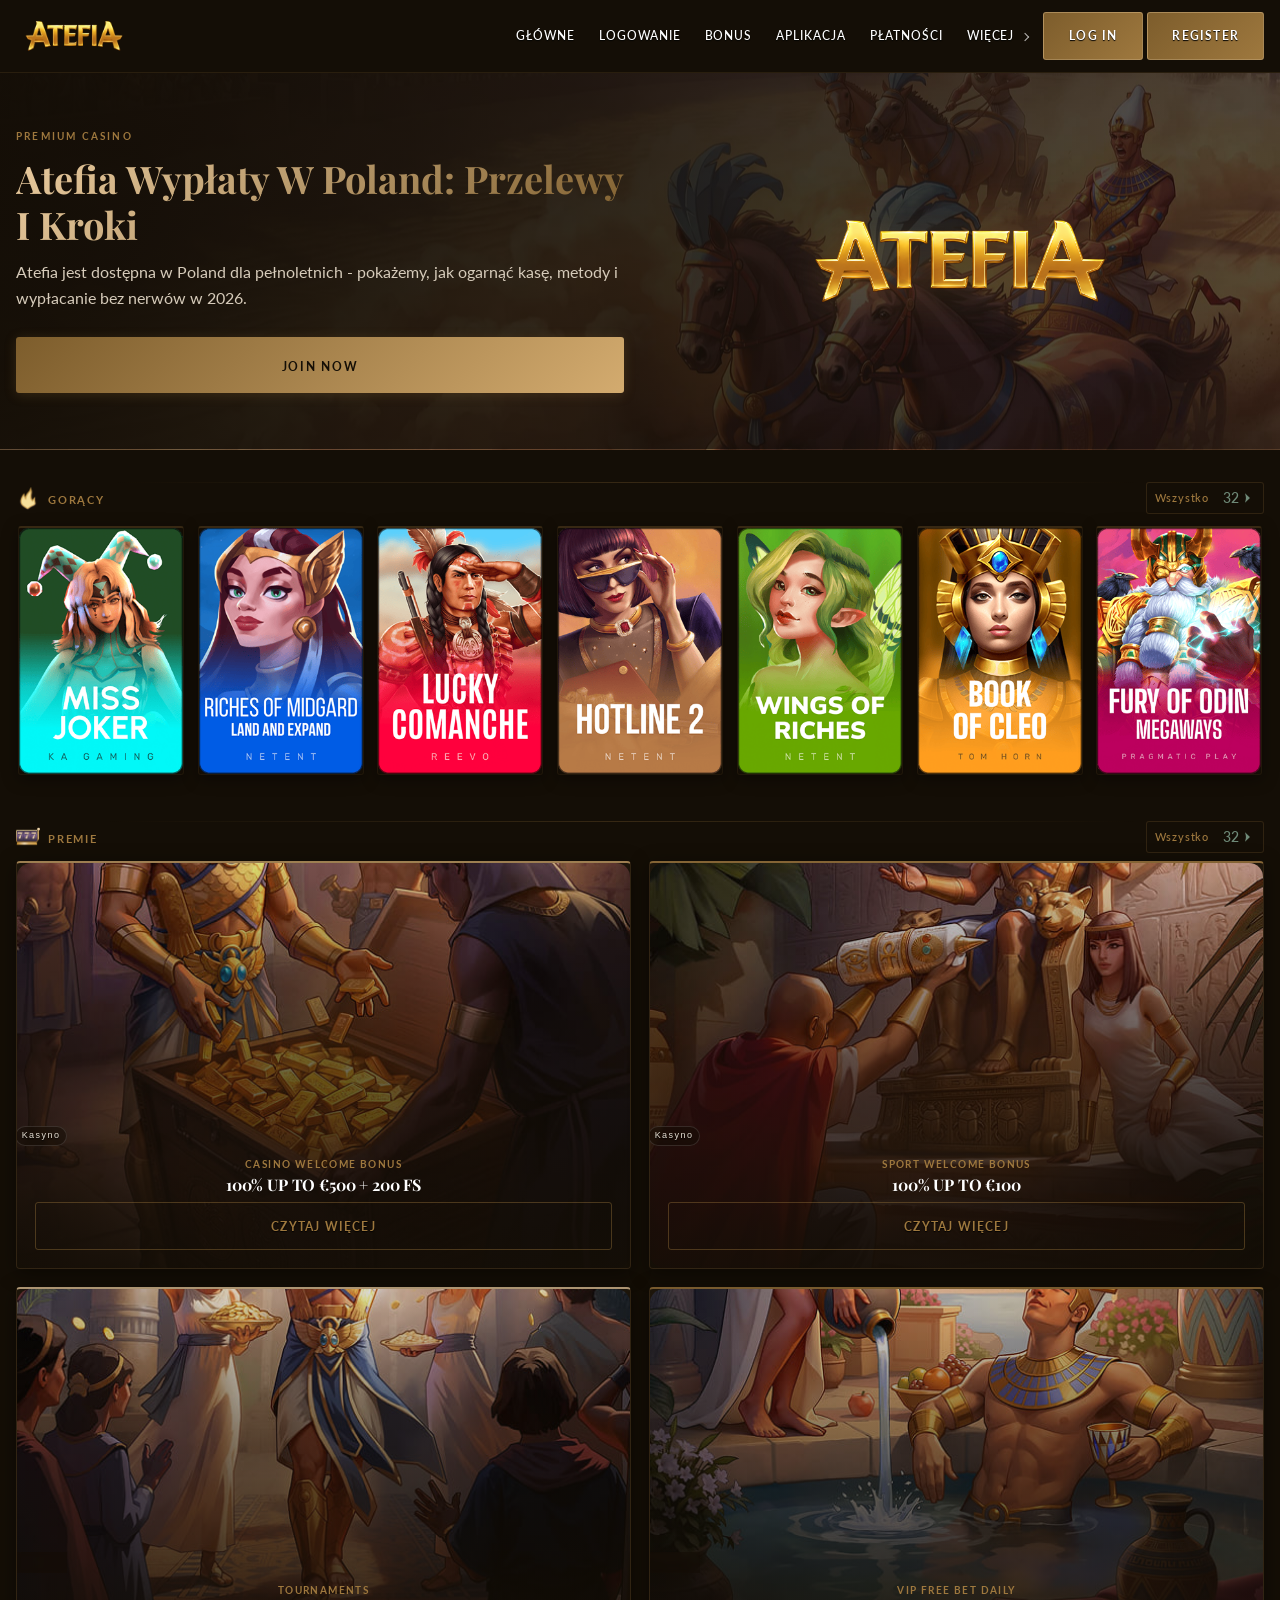
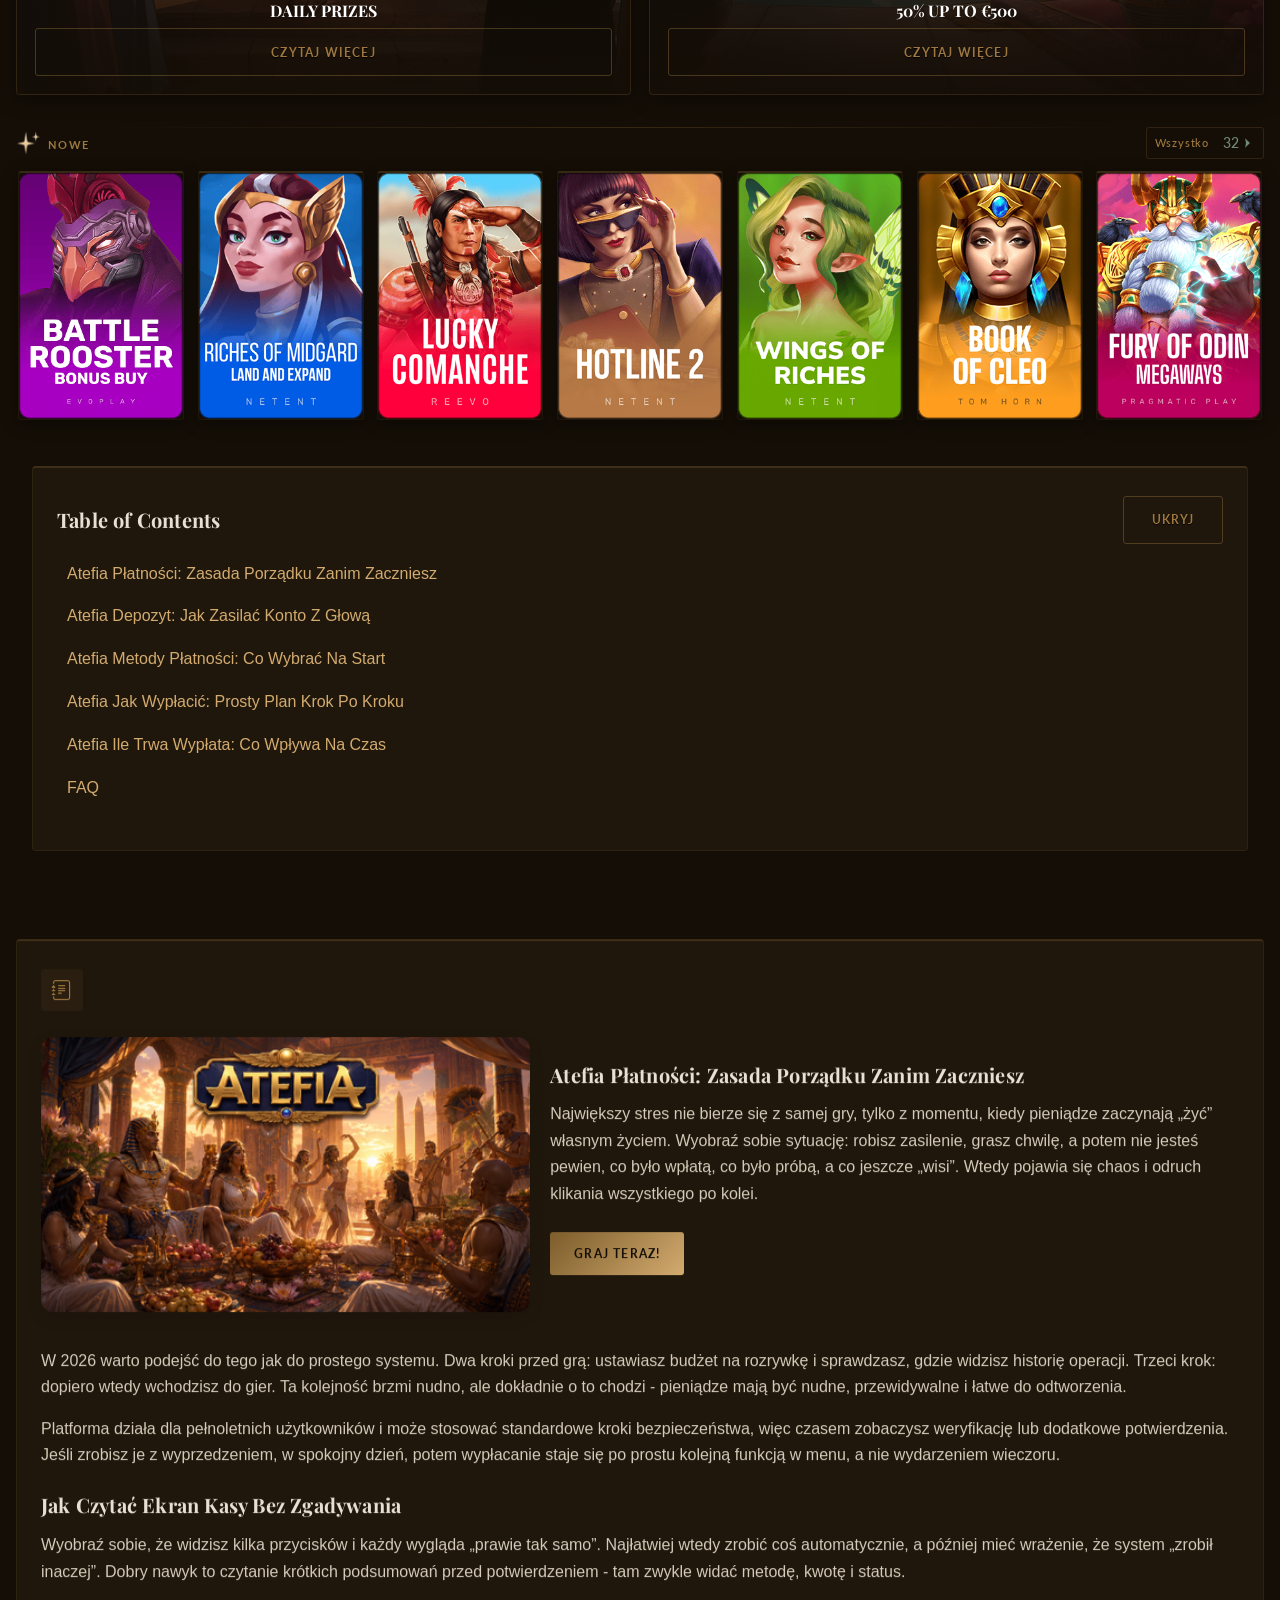
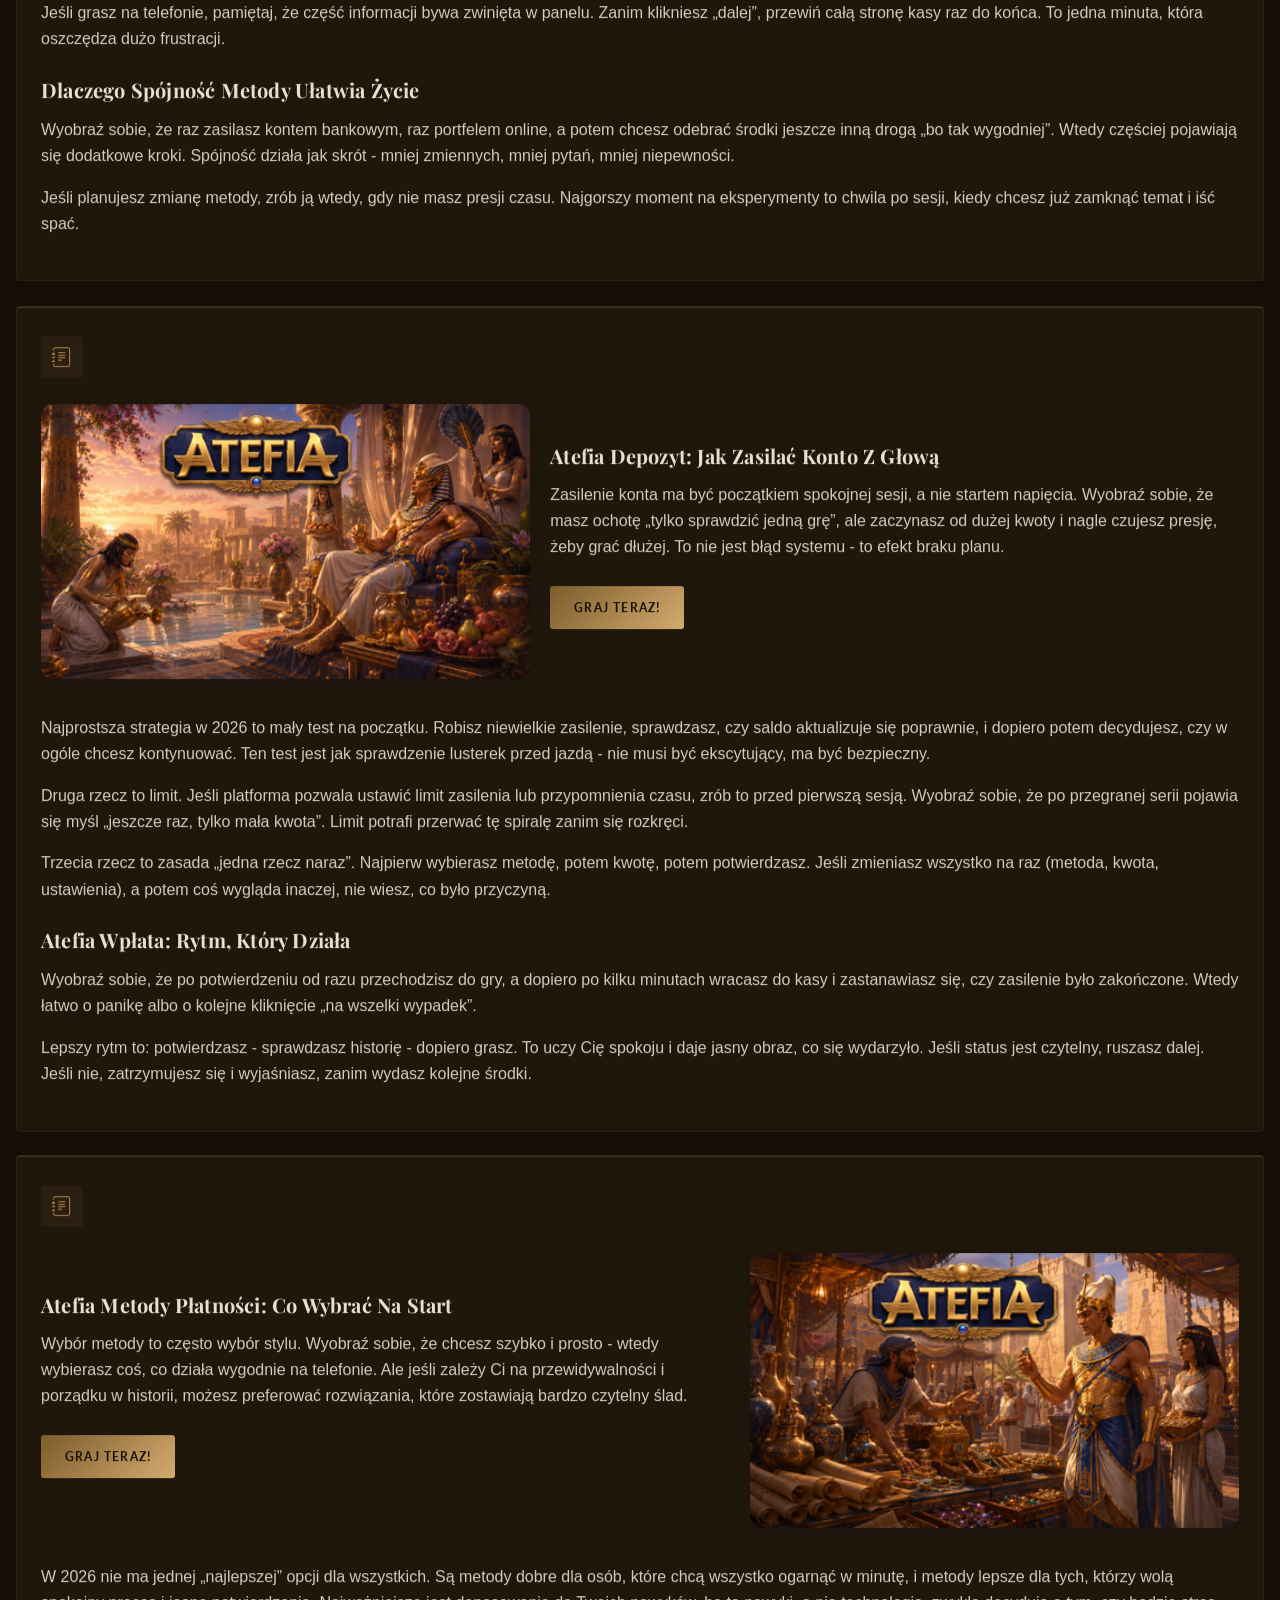
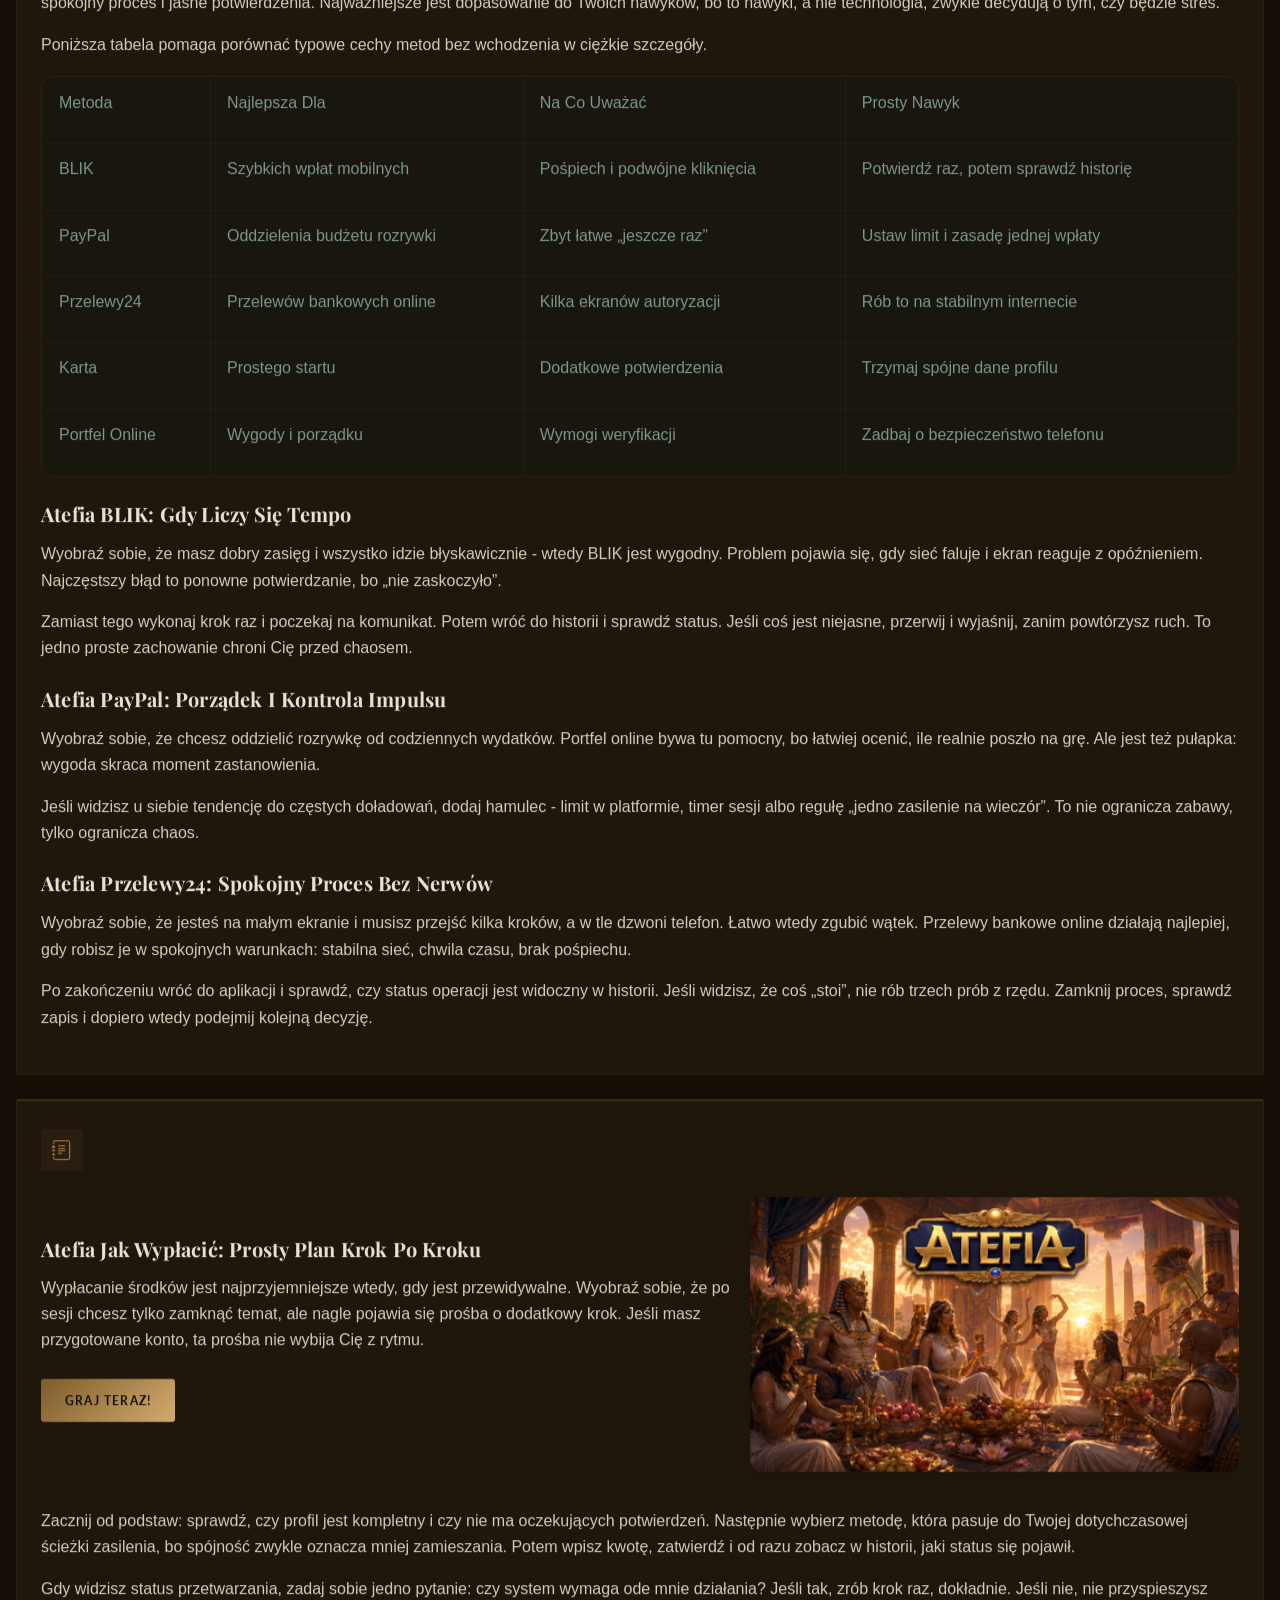
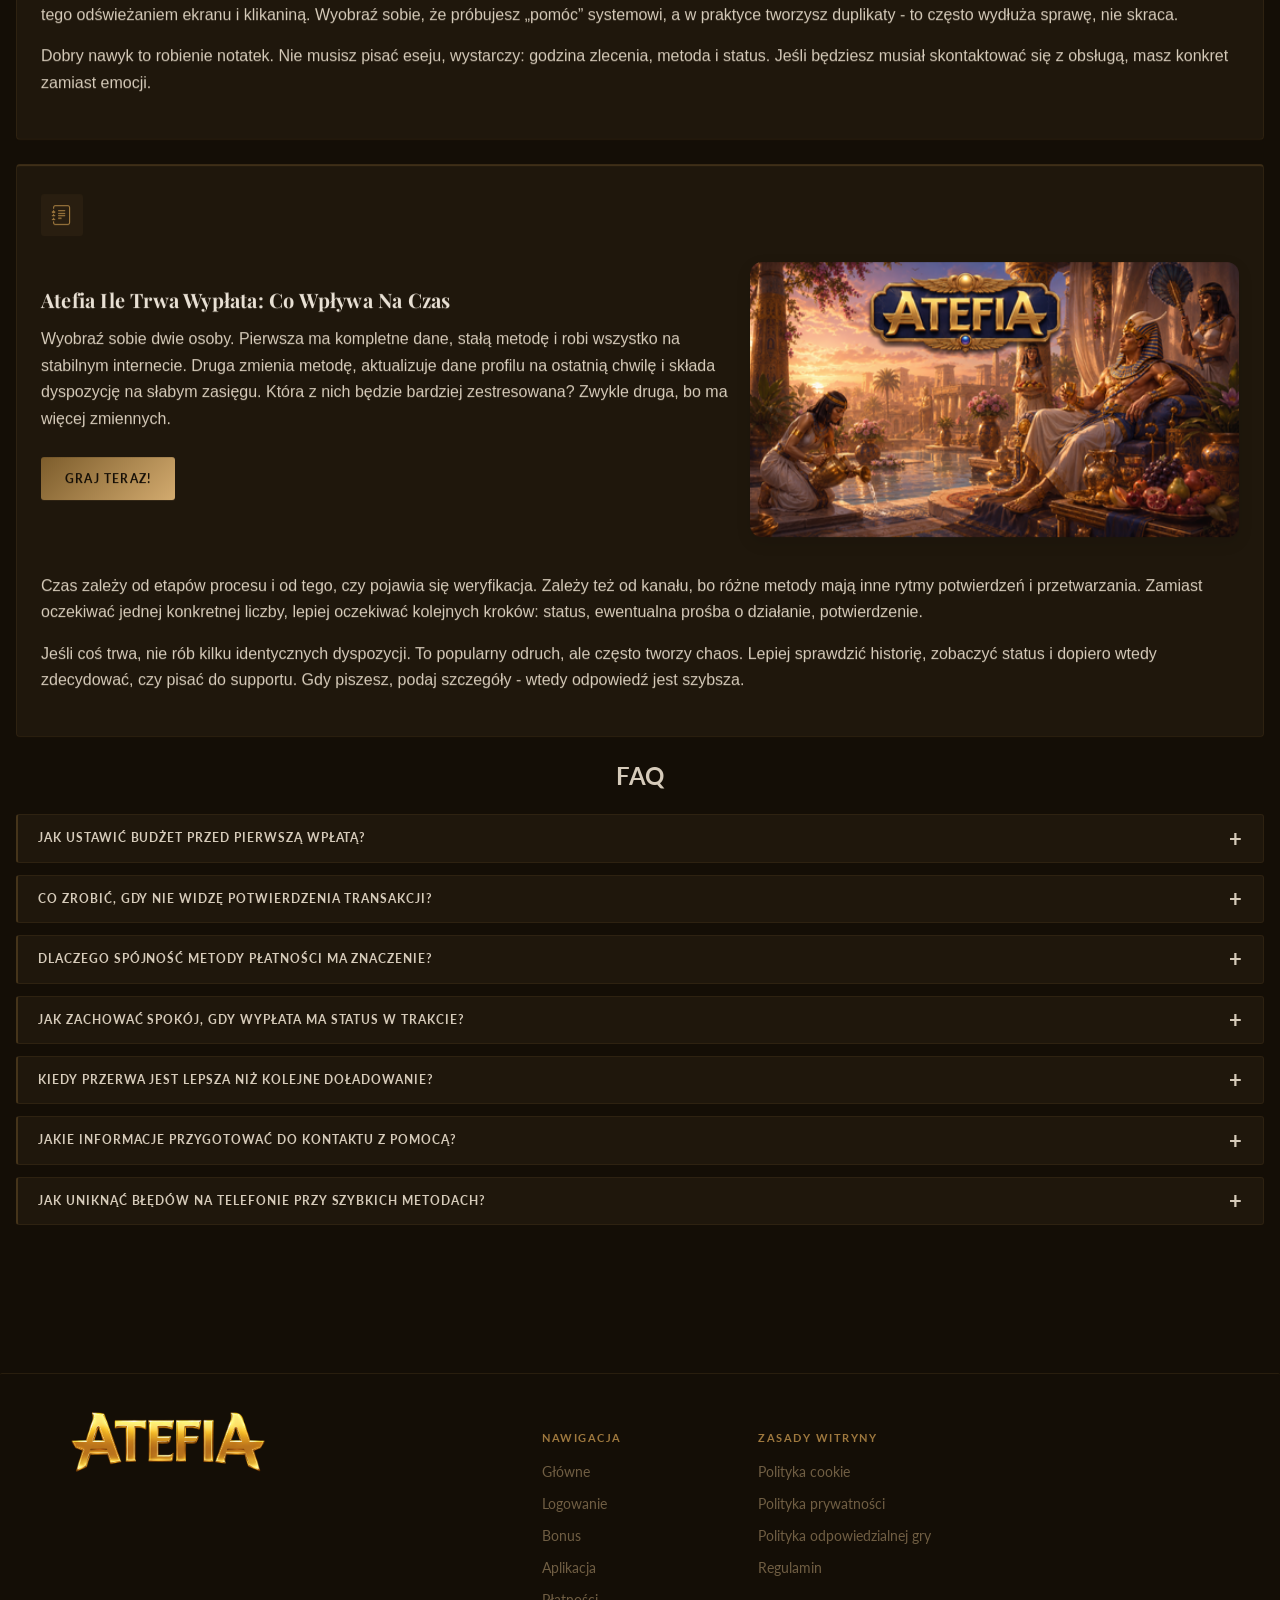
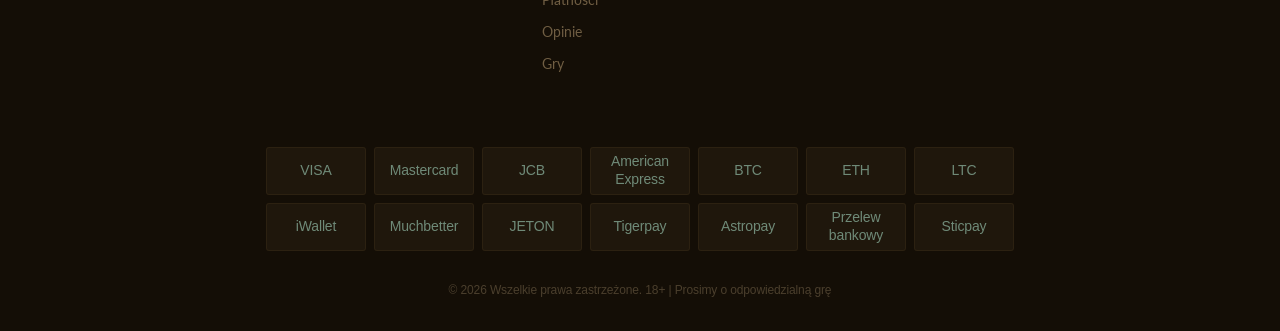
<file: platnosci/index.html>
<!DOCTYPE html><html lang="pl-PL"><head>
<meta charset="utf-8">
<meta content="width=device-width, initial-scale=1.0" name="viewport">
<meta content="Atefia Płatności w Poland - wpłaty, weryfikacja i wypłaty krok po kroku w 2026 | Atefia Metody Płatności - porównaj opcje i działaj." name="description">
<title>Atefia Wypłata W Poland - Wypłacaj Szybko | Sprawdź</title>
<meta content="index, follow, max-image-preview:large" name="robots">
<link href="../manifest.json" rel="manifest">
<meta content="pl_PL" property="og:locale">
<meta content="Atefia" property="og:site_name">
<meta content="article" property="og:type">
<meta content="Atefia Wypłata W Poland - Wypłacaj Szybko | Sprawdź" property="og:title">
<meta content="Atefia Płatności w Poland - wpłaty, weryfikacja i wypłaty krok po kroku w 2026 | Atefia Metody Płatności - porównaj opcje i działaj." property="og:description">

<meta content="summary_large_image" name="twitter:card">
<meta content="Atefia Wypłata W Poland - Wypłacaj Szybko | Sprawdź" name="twitter:title">
<meta content="Atefia Płatności w Poland - wpłaty, weryfikacja i wypłaty krok po kroku w 2026 | Atefia Metody Płatności - porównaj opcje i działaj." name="twitter:description">
<link href="https://fonts.googleapis.com" rel="preconnect">
<link crossorigin="" href="https://fonts.gstatic.com" rel="preconnect">
<link href="https://fonts.googleapis.com/css2?family=Playfair+Display:ital,wght@0,400;0,500;0,600;0,700;1,400&amp;family=Lato:wght@300;400;700&amp;display=swap" rel="stylesheet">
<link href="../css/bootstrap-icons.min.css" rel="stylesheet">
<link href="../css/style.css" rel="stylesheet">



<link href="../css/promo-popup.css" rel="stylesheet">
<style class="auto-content-style">
    .auto-content-wrapper-giaom0 { font-family: inherit; line-height: 1.6; color: inherit; }
    .auto-content-wrapper-giaom0 p { margin-bottom: 15px; }
    .auto-content-wrapper-giaom0 h3 { font-size: 20px; font-weight: 700; margin: 25px 0 15px; }
    .auto-content-wrapper-giaom0 ul, .auto-content-wrapper-giaom0 ol { margin-bottom: 20px; padding-left: 20px; }
    .auto-content-wrapper-giaom0 li { margin-bottom: 8px; }
    .auto-content-wrapper-giaom0 table { width: 100%; border-collapse: collapse; margin: 25px 0; background: #ffffff; border: 1px solid #e5e7eb; border-radius: 8px; overflow: hidden; }
    .auto-content-wrapper-giaom0 th { background: #f3f4f6; font-weight: 600; text-align: left; padding: 12px 16px; border-bottom: 2px solid #d1d5db; }
    .auto-content-wrapper-giaom0 td { padding: 12px 16px; border-bottom: 1px solid #e5e7eb; color: #000; }
    .modern-card-giaom0 .auto-content-wrapper-giaom0 { margin-top: 0; }
    .btn-cta-main-giaom0 { display: inline-block; text-decoration: none; padding: 12px 25px; background-color: var(--color-primary, #a00000); color: #fff; border-radius: 8px; font-weight: bold; margin: 10px 0 20px; transition: 0.3s; }
    .btn-cta-main-giaom0:hover { background-color: var(--color-secondary, #f6b625); color: #fff; filter: brightness(1.1); }
    .split-side-img-giaom0 { width: 100%; height: auto; border-radius: 12px; box-shadow: 0 5px 15px rgba(0,0,0,0.1); }
    </style>
<link rel="icon" type="image/png" href="../images/fav.png"><link rel="apple-touch-icon" href="../images/fav.png">
<link rel="canonical" href="atefia-poland.net/platnosci/">
<meta property="og:url" content="atefia-poland.net/platnosci/">
<meta property="twitter:url" content="atefia-poland.net/platnosci/">
<link rel="alternate" hreflang="x-default" href="atefia-poland.net/platnosci/">
<link rel="alternate" hreflang="pl-PL" href="atefia-poland.net/platnosci/">
<link rel="stylesheet" href="../style-lang.css"></head>
<body>
<header>
<div class="header__inner-giaom0">
<div class="header__logo-wrap-giaom0">
<a aria-label="Atefia home" class="header__logo" href="../" rel="home">
<img alt="Atefia logo" height="36" src="../images/logo.png" width="100">
</a>
</div>
<button aria-label="Przełącz nawigację" class="navbar-toggler-giaom0 collapsed-giaom0" type="button">
<span class="navbar-toggler-icon-giaom0"></span>
</button>
<nav class="header__navigation-giaom0" id="navbarNav-giaom0">
<ul class="header--navigation__list-giaom0" id="menu-header-giaom0"><li class="header-navigation-list__item-giaom0 menu-item nav-item"><div class="link-wrapper-giaom0"><a class="nav-link-giaom0 header-navigation-list__link-giaom0" href="../"><span itemprop="name">Główne</span></a></div></li><li class="header-navigation-list__item-giaom0 menu-item nav-item"><div class="link-wrapper-giaom0"><a class="nav-link-giaom0 header-navigation-list__link-giaom0" href="../logowanie/"><span itemprop="name">Logowanie</span></a></div></li><li class="header-navigation-list__item-giaom0 menu-item nav-item"><div class="link-wrapper-giaom0"><a class="nav-link-giaom0 header-navigation-list__link-giaom0" href="../bonus/"><span itemprop="name">Bonus</span></a></div></li><li class="header-navigation-list__item-giaom0 menu-item nav-item"><div class="link-wrapper-giaom0"><a class="nav-link-giaom0 header-navigation-list__link-giaom0" href="../app/"><span itemprop="name">Aplikacja</span></a></div></li><li class="header-navigation-list__item-giaom0 menu-item nav-item current-menu-item-giaom0"><div class="link-wrapper-giaom0"><a class="nav-link-giaom0 header-navigation-list__link-giaom0" href="./"><span itemprop="name">Płatności</span></a></div></li><li class="header-navigation-list__item-giaom0 menu-item nav-item has-submenu-giaom0"><div class="link-wrapper-giaom0"><a aria-expanded="false" aria-haspopup="true" class="nav-link-giaom0 header-navigation-list__link-giaom0" data-submenu-toggle-giaom0="true" href="#"><span itemprop="name">Więcej</span></a></div><ul class="header-submenu-giaom0"><li class="menu-item nav-item"><a class="nav-link-giaom0" href="../opinie/"><span itemprop="name">Opinie</span></a></li><li class="menu-item nav-item"><a class="nav-link-giaom0" href="../gry/"><span itemprop="name">Gry</span></a></li></ul></li></ul>
</nav>
<div class="header__actions-giaom0">
<button class="button-giaom0 button--xs-giaom0 button--secondary-giaom0 header--actions__item-giaom0" data-aff="true" rel="nofollow" type="button">Log in</button>
<button class="button-giaom0 button--xs-giaom0 button--secondary-giaom0 header--actions__item-giaom0" data-aff="true" rel="nofollow" type="button">Register</button>
</div>
</div>
</header>
<main>
<div class="ts3-hero-giaom0">
<div class="container-giaom0 ts3-hero__inner-giaom0">
<div class="ts3-hero__text-giaom0">
<span class="ts3-hero__tag-giaom0">Premium Casino</span>
<h1 class="ts3-hero__title-giaom0">Atefia Wypłaty W Poland: Przelewy I Kroki</h1><div class="auto-content-wrapper-giaom0"><p class="c3">Atefia jest dostępna w Poland dla pełnoletnich - pokażemy, jak ogarnąć kasę, metody i wypłacanie bez nerwów w 2026.</p></div>
<button class="button-giaom0 button--m-giaom0 button--primary-giaom0" data-aff="true" rel="nofollow" type="button">Join Now</button>
</div>
<div class="ts3-hero__logo-wrap-giaom0">
<img alt="Atefia" height="58" src="../images/logo.png" width="160">
</div>
</div>
</div>
<div class="container-giaom0">
<div class="page-content-giaom0">
<section class="game--section-giaom0">
<div class="game--section__title-giaom0">
<img alt="hot-icon" class="game--section--title__icon-giaom0" height="20" src="../assets/icons/titles/hot.svg" width="20">
<span class="game--section--title__text-giaom0">Gorący</span>
<div class="game--section__actions-giaom0">
<div class="title-divider-line-giaom0"></div>
<a class="all-games-link__wrap" href="../atefiapolandnet/" rel="nofollow noopener">
<div class="all-games-link-giaom0">
                  Wszystko
                  <span class="all-games-link__arrow-btn-giaom0">
                    32
                    <svg height="12" viewBox="0 0 12 12" width="12" xmlns="http://www.w3.org/2000/svg">
<path d="M8.97656 5.99975L4.02539 10.828L4.77408 7.38609C4.9728 6.47255 4.97279 5.52696 4.77406 4.61342L4.02539 1.17188L8.97656 5.99975Z"></path>
</svg>
</span>
</div>
</a>
</div>
</div>
<div class="games-list-giaom0">
<a class="game-card-link-giaom0" data-aff="true" href="../atefiapolandnet/" rel="nofollow noopener" target="_blank">
<div class="game-card-giaom0">
<img alt="karta gry 1" src="../assets/images/game-cards/hot/game-card-image1.png">
</div>
</a>
<a class="game-card-link-giaom0" data-aff="true" href="../atefiapolandnet/" rel="nofollow noopener" target="_blank">
<div class="game-card-giaom0">
<img alt="karta gry 2" src="../assets/images/game-cards/hot/game-card-image2.png">
</div>
</a>
<a class="game-card-link-giaom0" data-aff="true" href="../atefiapolandnet/" rel="nofollow noopener" target="_blank">
<div class="game-card-giaom0">
<img alt="karta gry 3" src="../assets/images/game-cards/hot/game-card-image3.png">
</div>
</a>
<a class="game-card-link-giaom0" data-aff="true" href="../atefiapolandnet/" rel="nofollow noopener" target="_blank">
<div class="game-card-giaom0">
<img alt="game-card 4" src="../assets/images/game-cards/hot/game-card-image4.png">
</div>
</a>
<a class="game-card-link-giaom0" data-aff="true" href="../atefiapolandnet/" rel="nofollow noopener" target="_blank">
<div class="game-card-giaom0">
<img alt="game-card 5" src="../assets/images/game-cards/hot/game-card-image5.png">
</div>
</a>
<a class="game-card-link-giaom0" data-aff="true" href="../atefiapolandnet/" rel="nofollow noopener" target="_blank">
<div class="game-card-giaom0">
<img alt="game-card 6" src="../assets/images/game-cards/hot/game-card-image6.png">
</div>
</a>
<a class="game-card-link-giaom0" data-aff="true" href="../atefiapolandnet/" rel="nofollow noopener" target="_blank">
<div class="game-card-giaom0">
<img alt="game-card 7" src="../assets/images/game-cards/hot/game-card-image7.png">
</div>
</a>
</div>
</section>
<section class="bonus--section-giaom0">
<div class="game--section__title-giaom0">
<img alt="bonuses-icon" class="game--section--title__icon-giaom0" height="20" src="../assets/icons/titles/bonuses.svg" width="20">
<span class="game--section--title__text-giaom0">Premie</span>
<div class="game--section__actions-giaom0">
<div class="title-divider-line-giaom0"></div>
<a class="all-games-link__wrap" href="../atefiapolandnet/" rel="nofollow noopener">
<div class="all-games-link-giaom0">
                  Wszystko
                  <span class="all-games-link__arrow-btn-giaom0">
                    32
                    <svg height="12" viewBox="0 0 12 12" width="12" xmlns="http://www.w3.org/2000/svg">
<path d="M8.97656 5.99975L4.02539 10.828L4.77408 7.38609C4.9728 6.47255 4.97279 5.52696 4.77406 4.61342L4.02539 1.17188L8.97656 5.99975Z"></path>
</svg>
</span>
</div>
</a>
</div>
</div>
<div class="bonus-list-giaom0">
<div class="bonus-card-giaom0">
<div class="bonus-card-lable-giaom0 bonus-lable--casino-giaom0"><span>Kasyno</span></div>
<img alt="bonus 1" src="../assets/images/bonuses/bonus-card1.jpg">
<div class="bonus-card__body-giaom0">
<p class="bonus-card--body__title-giaom0">Casino Welcome Bonus</p>
<h3 class="bonus-card--body__heading-giaom0">100% up to €500 + 200 FS</h3>
<button class="button-giaom0 button--s-giaom0 button--secondary-giaom0 bonus-card--body__btn-giaom0" data-aff="true" rel="nofollow" type="button">Czytaj więcej</button>
</div>
</div>
<div class="bonus-card-giaom0">
<div class="bonus-card-lable-giaom0 bonus-lable--casino-giaom0"><span>Kasyno</span></div>
<img alt="bonus 2" src="../assets/images/bonuses/bonus-card2.jpg">
<div class="bonus-card__body-giaom0">
<p class="bonus-card--body__title-giaom0">Sport Welcome Bonus</p>
<h3 class="bonus-card--body__heading-giaom0">100% up to €100</h3>
<button class="button-giaom0 button--s-giaom0 button--secondary-giaom0 bonus-card--body__btn-giaom0" data-aff="true" rel="nofollow" type="button">Czytaj więcej</button>
</div>
</div>
<div class="bonus-card-giaom0">
<div class="bonus-card-lable-giaom0 bonus-lable--casino-giaom0"><span>Kasyno</span></div>
<img alt="bonus 3" src="../assets/images/bonuses/bonus-card3.jpg">
<div class="bonus-card__body-giaom0">
<p class="bonus-card--body__title-giaom0">Tournaments</p>
<h3 class="bonus-card--body__heading-giaom0">Daily prizes</h3>
<button class="button-giaom0 button--s-giaom0 button--secondary-giaom0 bonus-card--body__btn-giaom0" data-aff="true" rel="nofollow" type="button">Czytaj więcej</button>
</div>
</div>
<div class="bonus-card-giaom0">
<div class="bonus-card-lable-giaom0 bonus-lable--casino-giaom0"><span>Kasyno</span></div>
<img alt="bonus 4" src="../assets/images/bonuses/bonus-card4.jpg">
<div class="bonus-card__body-giaom0">
<p class="bonus-card--body__title-giaom0">VIP Free bet Daily</p>
<h3 class="bonus-card--body__heading-giaom0">50% up to €500</h3>
<button class="button-giaom0 button--s-giaom0 button--secondary-giaom0 bonus-card--body__btn-giaom0" data-aff="true" rel="nofollow" type="button">Czytaj więcej</button>
</div>
</div>
</div>
</section>
<section class="game--section-giaom0">
<div class="game--section__title-giaom0">
<img alt="new-icon" class="game--section--title__icon-giaom0" height="20" src="../assets/icons/titles/new.svg" width="20">
<span class="game--section--title__text-giaom0">Nowe</span>
<div class="game--section__actions-giaom0">
<div class="title-divider-line-giaom0"></div>
<a class="all-games-link__wrap" href="../atefiapolandnet/" rel="nofollow noopener">
<div class="all-games-link-giaom0">
                  Wszystko
                  <span class="all-games-link__arrow-btn-giaom0">
                    32
                    <svg height="12" viewBox="0 0 12 12" width="12" xmlns="http://www.w3.org/2000/svg">
<path d="M8.97656 5.99975L4.02539 10.828L4.77408 7.38609C4.9728 6.47255 4.97279 5.52696 4.77406 4.61342L4.02539 1.17188L8.97656 5.99975Z"></path>
</svg>
</span>
</div>
</a>
</div>
</div>
<div class="games-list-giaom0">
<a class="game-card-link-giaom0" data-aff="true" href="../atefiapolandnet/" rel="nofollow noopener" target="_blank">
<div class="game-card-giaom0">
<img alt="karta gry 1" src="../assets/images/game-cards/new/game-card-image1.png">
</div>
</a>
<a class="game-card-link-giaom0" data-aff="true" href="../atefiapolandnet/" rel="nofollow noopener" target="_blank">
<div class="game-card-giaom0">
<img alt="karta gry 2" src="../assets/images/game-cards/new/game-card-image2.png">
</div>
</a>
<a class="game-card-link-giaom0" data-aff="true" href="../atefiapolandnet/" rel="nofollow noopener" target="_blank">
<div class="game-card-giaom0">
<img alt="karta gry 3" src="../assets/images/game-cards/new/game-card-image3.png">
</div>
</a>
<a class="game-card-link-giaom0" data-aff="true" href="../atefiapolandnet/" rel="nofollow noopener" target="_blank">
<div class="game-card-giaom0">
<img alt="game-card 4" src="../assets/images/game-cards/new/game-card-image4.png">
</div>
</a>
<a class="game-card-link-giaom0" data-aff="true" href="../atefiapolandnet/" rel="nofollow noopener" target="_blank">
<div class="game-card-giaom0">
<img alt="game-card 5" src="../assets/images/game-cards/new/game-card-image5.png">
</div>
</a>
<a class="game-card-link-giaom0" data-aff="true" href="../atefiapolandnet/" rel="nofollow noopener" target="_blank">
<div class="game-card-giaom0">
<img alt="game-card 6" src="../assets/images/game-cards/new/game-card-image6.png">
</div>
</a>
<a class="game-card-link-giaom0" data-aff="true" href="../atefiapolandnet/" rel="nofollow noopener" target="_blank">
<div class="game-card-giaom0">
<img alt="game-card 7" src="../assets/images/game-cards/new/game-card-image7.png">
</div>
</a>
</div>
</section>
<section class="container-giaom0 mb-4-giaom0">
<div class="modern-card-giaom0" id="toc-container-giaom0">
<div class="toc-header" id="toc-header-giaom0">
<h3>Table of Contents</h3>
<button class="button-giaom0 button--xs-giaom0 button--secondary-giaom0" id="toc-toggle-giaom0">Ukryj</button>
</div>
<div id="toc-body-giaom0">
<ul class="mt-3-giaom0" id="toc-list-giaom0"></ul>
</div>
</div>
</section>
<div id="seo-content-inject-giaom0"><article class="modern-card-giaom0 mb-4-giaom0"><i class="bi bi-journal-text modern-card-icon-giaom0"></i><div class="row-giaom0 align-items-center mb-4-giaom0"><div class="col-lg-5-giaom0 col-md-12-giaom0 text-center-giaom0"><img alt="płatności 1" class="split-side-img-giaom0" src="../images/platnosci_1.png"></div><div class="col-lg-7-giaom0 col-md-12-giaom0"><h2 id="atefia-p-atno-ci-zasada-porz-dku-zanim-zaczniesz-giaom0">Atefia Płatności: Zasada Porządku Zanim Zaczniesz</h2><div class="auto-content-wrapper-giaom0"><p class="c3">Największy stres nie bierze się z samej gry, tylko z momentu, kiedy pieniądze zaczynają „żyć” własnym życiem. Wyobraź sobie sytuację: robisz zasilenie, grasz chwilę, a potem nie jesteś pewien, co było wpłatą, co było próbą, a co jeszcze „wisi”. Wtedy pojawia się chaos i odruch klikania wszystkiego po kolei.</p><button class="btn-cta-main-giaom0" data-aff="true" rel="nofollow" type="button">Graj teraz!</button></div></div></div><div class="auto-content-wrapper-giaom0"><p class="c3">W 2026 warto podejść do tego jak do prostego systemu. Dwa kroki przed grą: ustawiasz budżet na rozrywkę i sprawdzasz, gdzie widzisz historię operacji. Trzeci krok: dopiero wtedy wchodzisz do gier. Ta kolejność brzmi nudno, ale dokładnie o to chodzi - pieniądze mają być nudne, przewidywalne i łatwe do odtworzenia.</p>
<p class="c3">Platforma działa dla pełnoletnich użytkowników i może stosować standardowe kroki bezpieczeństwa, więc czasem zobaczysz weryfikację lub dodatkowe potwierdzenia. Jeśli zrobisz je z wyprzedzeniem, w spokojny dzień, potem wypłacanie staje się po prostu kolejną funkcją w menu, a nie wydarzeniem wieczoru.</p>
<h3>Jak Czytać Ekran Kasy Bez Zgadywania</h3>
<p class="c3">Wyobraź sobie, że widzisz kilka przycisków i każdy wygląda „prawie tak samo”. Najłatwiej wtedy zrobić coś automatycznie, a później mieć wrażenie, że system „zrobił inaczej”. Dobry nawyk to czytanie krótkich podsumowań przed potwierdzeniem - tam zwykle widać metodę, kwotę i status.</p>
<p class="c3">Jeśli grasz na telefonie, pamiętaj, że część informacji bywa zwinięta w panelu. Zanim klikniesz „dalej”, przewiń całą stronę kasy raz do końca. To jedna minuta, która oszczędza dużo frustracji.</p>
<h3>Dlaczego Spójność Metody Ułatwia Życie</h3>
<p class="c3">Wyobraź sobie, że raz zasilasz kontem bankowym, raz portfelem online, a potem chcesz odebrać środki jeszcze inną drogą „bo tak wygodniej”. Wtedy częściej pojawiają się dodatkowe kroki. Spójność działa jak skrót - mniej zmiennych, mniej pytań, mniej niepewności.</p>
<p class="c3">Jeśli planujesz zmianę metody, zrób ją wtedy, gdy nie masz presji czasu. Najgorszy moment na eksperymenty to chwila po sesji, kiedy chcesz już zamknąć temat i iść spać.</p></div></article><article class="modern-card-giaom0 mb-4-giaom0"><i class="bi bi-journal-text modern-card-icon-giaom0"></i><div class="row-giaom0 align-items-center mb-4-giaom0"><div class="col-lg-5-giaom0 col-md-12-giaom0 text-center-giaom0"><img alt="płatności 2" class="split-side-img-giaom0" src="../images/platnosci_2.png"></div><div class="col-lg-7-giaom0 col-md-12-giaom0"><h2 id="atefia-depozyt-jak-zasila-konto-z-g-ow-giaom0">Atefia Depozyt: Jak Zasilać Konto Z Głową</h2><div class="auto-content-wrapper-giaom0"><p class="c3">Zasilenie konta ma być początkiem spokojnej sesji, a nie startem napięcia. Wyobraź sobie, że masz ochotę „tylko sprawdzić jedną grę”, ale zaczynasz od dużej kwoty i nagle czujesz presję, żeby grać dłużej. To nie jest błąd systemu - to efekt braku planu.</p><button class="btn-cta-main-giaom0" data-aff="true" rel="nofollow" type="button">Graj teraz!</button></div></div></div><div class="auto-content-wrapper-giaom0"><p class="c3">Najprostsza strategia w 2026 to mały test na początku. Robisz niewielkie zasilenie, sprawdzasz, czy saldo aktualizuje się poprawnie, i dopiero potem decydujesz, czy w ogóle chcesz kontynuować. Ten test jest jak sprawdzenie lusterek przed jazdą - nie musi być ekscytujący, ma być bezpieczny.</p>
<p class="c3">Druga rzecz to limit. Jeśli platforma pozwala ustawić limit zasilenia lub przypomnienia czasu, zrób to przed pierwszą sesją. Wyobraź sobie, że po przegranej serii pojawia się myśl „jeszcze raz, tylko mała kwota”. Limit potrafi przerwać tę spiralę zanim się rozkręci.</p>
<p class="c3">Trzecia rzecz to zasada „jedna rzecz naraz”. Najpierw wybierasz metodę, potem kwotę, potem potwierdzasz. Jeśli zmieniasz wszystko na raz (metoda, kwota, ustawienia), a potem coś wygląda inaczej, nie wiesz, co było przyczyną.</p>
<h3>Atefia Wpłata: Rytm, Który Działa</h3>
<p class="c3">Wyobraź sobie, że po potwierdzeniu od razu przechodzisz do gry, a dopiero po kilku minutach wracasz do kasy i zastanawiasz się, czy zasilenie było zakończone. Wtedy łatwo o panikę albo o kolejne kliknięcie „na wszelki wypadek”.</p>
<p class="c3">Lepszy rytm to: potwierdzasz - sprawdzasz historię - dopiero grasz. To uczy Cię spokoju i daje jasny obraz, co się wydarzyło. Jeśli status jest czytelny, ruszasz dalej. Jeśli nie, zatrzymujesz się i wyjaśniasz, zanim wydasz kolejne środki.</p></div></article><article class="modern-card-giaom0 mb-4-giaom0"><i class="bi bi-journal-text modern-card-icon-giaom0"></i><div class="row-giaom0 align-items-center mb-4-giaom0"><div class="col-lg-7-giaom0 col-md-12-giaom0"><h2 id="atefia-metody-p-atno-ci-co-wybra-na-start-giaom0">Atefia Metody Płatności: Co Wybrać Na Start</h2><div class="auto-content-wrapper-giaom0"><p class="c3">Wybór metody to często wybór stylu. Wyobraź sobie, że chcesz szybko i prosto - wtedy wybierasz coś, co działa wygodnie na telefonie. Ale jeśli zależy Ci na przewidywalności i porządku w historii, możesz preferować rozwiązania, które zostawiają bardzo czytelny ślad.</p><button class="btn-cta-main-giaom0" data-aff="true" rel="nofollow" type="button">Graj teraz!</button></div></div><div class="col-lg-5-giaom0 col-md-12-giaom0 text-center-giaom0"><img alt="platnosci 3" class="split-side-img-giaom0" src="../images/platnosci_3.png"></div></div><div class="auto-content-wrapper-giaom0"><p class="c3">W 2026 nie ma jednej „najlepszej” opcji dla wszystkich. Są metody dobre dla osób, które chcą wszystko ogarnąć w minutę, i metody lepsze dla tych, którzy wolą spokojny proces i jasne potwierdzenia. Najważniejsze jest dopasowanie do Twoich nawyków, bo to nawyki, a nie technologia, zwykle decydują o tym, czy będzie stres.</p>
<p class="c3">Poniższa tabela pomaga porównać typowe cechy metod bez wchodzenia w ciężkie szczegóły.</p>
<table><tbody><tr><td><p>Metoda</p></td><td><p>Najlepsza Dla</p></td><td><p>Na Co Uważać</p></td><td><p>Prosty Nawyk</p></td></tr><tr><td><p>BLIK</p></td><td><p>Szybkich wpłat mobilnych</p></td><td><p>Pośpiech i podwójne kliknięcia</p></td><td><p>Potwierdź raz, potem sprawdź historię</p></td></tr><tr><td><p>PayPal</p></td><td><p>Oddzielenia budżetu rozrywki</p></td><td><p>Zbyt łatwe „jeszcze raz”</p></td><td><p>Ustaw limit i zasadę jednej wpłaty</p></td></tr><tr><td><p>Przelewy24</p></td><td><p>Przelewów bankowych online</p></td><td><p>Kilka ekranów autoryzacji</p></td><td><p>Rób to na stabilnym internecie</p></td></tr><tr><td><p>Karta</p></td><td><p>Prostego startu</p></td><td><p>Dodatkowe potwierdzenia</p></td><td><p>Trzymaj spójne dane profilu</p></td></tr><tr><td><p>Portfel Online</p></td><td><p>Wygody i porządku</p></td><td><p>Wymogi weryfikacji</p></td><td><p>Zadbaj o bezpieczeństwo telefonu</p></td></tr></tbody></table>
<h3>Atefia BLIK: Gdy Liczy Się Tempo</h3>
<p class="c3">Wyobraź sobie, że masz dobry zasięg i wszystko idzie błyskawicznie - wtedy BLIK jest wygodny. Problem pojawia się, gdy sieć faluje i ekran reaguje z opóźnieniem. Najczęstszy błąd to ponowne potwierdzanie, bo „nie zaskoczyło”.</p>
<p class="c3">Zamiast tego wykonaj krok raz i poczekaj na komunikat. Potem wróć do historii i sprawdź status. Jeśli coś jest niejasne, przerwij i wyjaśnij, zanim powtórzysz ruch. To jedno proste zachowanie chroni Cię przed chaosem.</p>
<h3>Atefia PayPal: Porządek I Kontrola Impulsu</h3>
<p class="c3">Wyobraź sobie, że chcesz oddzielić rozrywkę od codziennych wydatków. Portfel online bywa tu pomocny, bo łatwiej ocenić, ile realnie poszło na grę. Ale jest też pułapka: wygoda skraca moment zastanowienia.</p>
<p class="c3">Jeśli widzisz u siebie tendencję do częstych doładowań, dodaj hamulec - limit w platformie, timer sesji albo regułę „jedno zasilenie na wieczór”. To nie ogranicza zabawy, tylko ogranicza chaos.</p>
<h3>Atefia Przelewy24: Spokojny Proces Bez Nerwów</h3>
<p class="c3">Wyobraź sobie, że jesteś na małym ekranie i musisz przejść kilka kroków, a w tle dzwoni telefon. Łatwo wtedy zgubić wątek. Przelewy bankowe online działają najlepiej, gdy robisz je w spokojnych warunkach: stabilna sieć, chwila czasu, brak pośpiechu.</p>
<p class="c3">Po zakończeniu wróć do aplikacji i sprawdź, czy status operacji jest widoczny w historii. Jeśli widzisz, że coś „stoi”, nie rób trzech prób z rzędu. Zamknij proces, sprawdź zapis i dopiero wtedy podejmij kolejną decyzję.</p></div></article><article class="modern-card-giaom0 mb-4-giaom0"><i class="bi bi-journal-text modern-card-icon-giaom0"></i><div class="row-giaom0 align-items-center mb-4-giaom0"><div class="col-lg-7-giaom0 col-md-12-giaom0"><h2 id="atefia-jak-wyp-aci-prosty-plan-krok-po-kroku-giaom0">Atefia Jak Wypłacić: Prosty Plan Krok Po Kroku</h2><div class="auto-content-wrapper-giaom0"><p class="c3">Wypłacanie środków jest najprzyjemniejsze wtedy, gdy jest przewidywalne. Wyobraź sobie, że po sesji chcesz tylko zamknąć temat, ale nagle pojawia się prośba o dodatkowy krok. Jeśli masz przygotowane konto, ta prośba nie wybija Cię z rytmu.</p><button class="btn-cta-main-giaom0" data-aff="true" rel="nofollow" type="button">Graj teraz!</button></div></div><div class="col-lg-5-giaom0 col-md-12-giaom0 text-center-giaom0"><img alt="Atefia Jak Wypłacić: Prosty Plan Krok Po Kroku" class="split-side-img-giaom0" src="../images/platnosci_4.png"></div></div><div class="auto-content-wrapper-giaom0"><p class="c3">Zacznij od podstaw: sprawdź, czy profil jest kompletny i czy nie ma oczekujących potwierdzeń. Następnie wybierz metodę, która pasuje do Twojej dotychczasowej ścieżki zasilenia, bo spójność zwykle oznacza mniej zamieszania. Potem wpisz kwotę, zatwierdź i od razu zobacz w historii, jaki status się pojawił.</p>
<p class="c3">Gdy widzisz status przetwarzania, zadaj sobie jedno pytanie: czy system wymaga ode mnie działania? Jeśli tak, zrób krok raz, dokładnie. Jeśli nie, nie przyspieszysz tego odświeżaniem ekranu i klikaniną. Wyobraź sobie, że próbujesz „pomóc” systemowi, a w praktyce tworzysz duplikaty - to często wydłuża sprawę, nie skraca.</p>
<p class="c3">Dobry nawyk to robienie notatek. Nie musisz pisać eseju, wystarczy: godzina zlecenia, metoda i status. Jeśli będziesz musiał skontaktować się z obsługą, masz konkret zamiast emocji.</p></div></article><article class="modern-card-giaom0 mb-4-giaom0"><i class="bi bi-journal-text modern-card-icon-giaom0"></i><div class="row-giaom0 align-items-center mb-4-giaom0"><div class="col-lg-7-giaom0 col-md-12-giaom0"><h2 id="atefia-ile-trwa-wyp-ata-co-wp-ywa-na-czas-giaom0">Atefia Ile Trwa Wypłata: Co Wpływa Na Czas</h2><div class="auto-content-wrapper-giaom0"><p class="c3">Wyobraź sobie dwie osoby. Pierwsza ma kompletne dane, stałą metodę i robi wszystko na stabilnym internecie. Druga zmienia metodę, aktualizuje dane profilu na ostatnią chwilę i składa dyspozycję na słabym zasięgu. Która z nich będzie bardziej zestresowana? Zwykle druga, bo ma więcej zmiennych.</p><button class="btn-cta-main-giaom0" data-aff="true" rel="nofollow" type="button">Graj teraz!</button></div></div><div class="col-lg-5-giaom0 col-md-12-giaom0 text-center-giaom0"><img alt="Atefia Ile Trwa Wypłata: Co Wpływa Na Czas" class="split-side-img-giaom0" src="../images/platnosci_5.png"></div></div><div class="auto-content-wrapper-giaom0"><p class="c3">Czas zależy od etapów procesu i od tego, czy pojawia się weryfikacja. Zależy też od kanału, bo różne metody mają inne rytmy potwierdzeń i przetwarzania. Zamiast oczekiwać jednej konkretnej liczby, lepiej oczekiwać kolejnych kroków: status, ewentualna prośba o działanie, potwierdzenie.</p>
<p class="c3">Jeśli coś trwa, nie rób kilku identycznych dyspozycji. To popularny odruch, ale często tworzy chaos. Lepiej sprawdzić historię, zobaczyć status i dopiero wtedy zdecydować, czy pisać do supportu. Gdy piszesz, podaj szczegóły - wtedy odpowiedź jest szybsza.</p></div></article><div class="accordion-giaom0 mb-4-giaom0" id="accordionFAQ-giaom0"><h2 class="text-center-giaom0 mb-4-giaom0" id="faq-giaom0">FAQ</h2>
<div class="accordion-item-giaom0">
<h3 class="accordion-header-giaom0">
<button class="accordion-button-giaom0 collapsed-giaom0" data-bs-target="#collapse_auto_1-giaom0" data-bs-toggle="collapse" data-target="#collapse_auto_1-giaom0" type="button">
                        Jak ustawić budżet przed pierwszą wpłatą?
                    </button>
</h3>
<div class="accordion-collapse-giaom0 collapse" data-bs-parent="#CCBEAAordionFAQ" data-parent="#CCBEAAordionFAQ" id="collapse_auto_1-giaom0">
<div class="accordion-body-giaom0"><p class="c3">Najpierw zdecyduj, ile chcesz przeznaczyć na rozrywkę na jeden wieczór, a potem ustaw limit tak, żeby nie dało się go łatwo przeskoczyć w emocjach. Wyobraź sobie moment po serii strat - wtedy limit i timer sesji chronią Cię lepiej niż obietnice „już ostatni raz”. Po ustawieniu zrób mały test i sprawdź zapis w historii, żeby mieć pewność, że wszystko jest czytelne.</p></div>
</div>
</div>
<div class="accordion-item-giaom0">
<h3 class="accordion-header-giaom0">
<button class="accordion-button-giaom0 collapsed-giaom0" data-bs-target="#collapse_auto_2-giaom0" data-bs-toggle="collapse" data-target="#collapse_auto_2-giaom0" type="button">
                        Co zrobić, gdy nie widzę potwierdzenia transakcji?
                    </button>
</h3>
<div class="accordion-collapse-giaom0 collapse" data-bs-parent="#CCBEAAordionFAQ" data-parent="#CCBEAAordionFAQ" id="collapse_auto_2-giaom0">
<div class="accordion-body-giaom0"><p class="c3">Zamiast klikać ponownie, wróć do historii operacji i sprawdź status oraz czas wykonania. Wyobraź sobie, że ekran reaguje wolniej przez słaby internet - drugi klik może tylko zrobić bałagan. Jeśli status jest niejasny, zamknij aplikację, uruchom ponownie i sprawdź zapis jeszcze raz, a dopiero potem decyduj o kolejnym kroku.</p></div>
</div>
</div>
<div class="accordion-item-giaom0">
<h3 class="accordion-header-giaom0">
<button class="accordion-button-giaom0 collapsed-giaom0" data-bs-target="#collapse_auto_3-giaom0" data-bs-toggle="collapse" data-target="#collapse_auto_3-giaom0" type="button">
                        Dlaczego spójność metody płatności ma znaczenie?
                    </button>
</h3>
<div class="accordion-collapse-giaom0 collapse" data-bs-parent="#CCBEAAordionFAQ" data-parent="#CCBEAAordionFAQ" id="collapse_auto_3-giaom0">
<div class="accordion-body-giaom0"><p class="c3">Bo mniej zmiennych zwykle oznacza mniej dodatkowych pytań i bardziej przewidywalny proces. Wyobraź sobie, że raz używasz jednej metody, raz drugiej, a potem próbujesz wypłacić inną - łatwo się pogubić i trafić na dodatkowe potwierdzenia. Jeśli musisz zmienić metodę, zrób to bez presji czasu i nie łącz tego z aktualizacją danych profilu.</p></div>
</div>
</div>
<div class="accordion-item-giaom0">
<h3 class="accordion-header-giaom0">
<button class="accordion-button-giaom0 collapsed-giaom0" data-bs-target="#collapse_auto_4-giaom0" data-bs-toggle="collapse" data-target="#collapse_auto_4-giaom0" type="button">
                        Jak zachować spokój, gdy wypłata ma status w trakcie?
                    </button>
</h3>
<div class="accordion-collapse-giaom0 collapse" data-bs-parent="#CCBEAAordionFAQ" data-parent="#CCBEAAordionFAQ" id="collapse_auto_4-giaom0">
<div class="accordion-body-giaom0"><p class="c3">Najpierw sprawdź, czy system wymaga od Ciebie działania, czy to tylko etap przetwarzania. Wyobraź sobie, że odświeżasz ekran co minutę - to nie przyspiesza, a tylko podnosi stres. Zapisz godzinę, metodę i status, a jeśli długo się nie zmienia, skontaktuj się z supportem z konkretnym opisem.</p></div>
</div>
</div>
<div class="accordion-item-giaom0">
<h3 class="accordion-header-giaom0">
<button class="accordion-button-giaom0 collapsed-giaom0" data-bs-target="#collapse_auto_5-giaom0" data-bs-toggle="collapse" data-target="#collapse_auto_5-giaom0" type="button">
                        Kiedy przerwa jest lepsza niż kolejne doładowanie?
                    </button>
</h3>
<div class="accordion-collapse-giaom0 collapse" data-bs-parent="#CCBEAAordionFAQ" data-parent="#CCBEAAordionFAQ" id="collapse_auto_5-giaom0">
<div class="accordion-body-giaom0"><p class="c3">Gdy czujesz irytację, pośpiech albo chęć „odrobienia”, decyzje stają się reakcją, a nie wyborem. Wyobraź sobie, że wchodzisz w tryb gonienia - wtedy timeout odcina impuls i daje reset. Jeśli widzisz taki wzór regularnie, wybierz mocniejsze narzędzie przerwy, żeby utrzymać granice.</p></div>
</div>
</div>
<div class="accordion-item-giaom0">
<h3 class="accordion-header-giaom0">
<button class="accordion-button-giaom0 collapsed-giaom0" data-bs-target="#collapse_auto_6-giaom0" data-bs-toggle="collapse" data-target="#collapse_auto_6-giaom0" type="button">
                        Jakie informacje przygotować do kontaktu z pomocą?
                    </button>
</h3>
<div class="accordion-collapse-giaom0 collapse" data-bs-parent="#CCBEAAordionFAQ" data-parent="#CCBEAAordionFAQ" id="collapse_auto_6-giaom0">
<div class="accordion-body-giaom0"><p class="c3">Podaj urządzenie, rodzaj połączenia, godzinę zdarzenia, metodę i dokładny status lub komunikat z ekranu. Wyobraź sobie, że piszesz chaotycznie - support musi dopytywać, a czas leci. Konkretna wiadomość skraca rozmowę i szybciej prowadzi do rozwiązania.</p></div>
</div>
</div>
<div class="accordion-item-giaom0">
<h3 class="accordion-header-giaom0">
<button class="accordion-button-giaom0 collapsed-giaom0" data-bs-target="#collapse_auto_7-giaom0" data-bs-toggle="collapse" data-target="#collapse_auto_7-giaom0" type="button">
                        Jak uniknąć błędów na telefonie przy szybkich metodach?
                    </button>
</h3>
<div class="accordion-collapse-giaom0 collapse" data-bs-parent="#CCBEAAordionFAQ" data-parent="#CCBEAAordionFAQ" id="collapse_auto_7-giaom0">
<div class="accordion-body-giaom0"><p class="c3">Używaj stabilnego internetu, klikaj raz i zawsze sprawdzaj historię po potwierdzeniu. Wyobraź sobie, że ekran reaguje z opóźnieniem - kolejne kliknięcia tworzą zamieszanie. Jeśli masz wątpliwości, zrób przerwę, wróć do kasy na spokojnie i dopiero wtedy wykonaj następny krok.</p></div>
</div>
</div>
</div></div>
</div>
</div>
</main>
<footer>
<div class="footer__head-block-giaom0">
<img alt="Atefia logo" height="72" src="../images/logo.png" width="200">
<div class="footer__menus-giaom0">
<div class="footer__menu-block-giaom0">
<div class="footer__menu-heading-giaom0">Nawigacja</div>
<ul class="footer__menu-list-giaom0" id="menu-footer-1-giaom0"><li class="menu-item nav-item"><a href="../">Główne</a></li><li class="menu-item nav-item"><a href="../logowanie/">Logowanie</a></li><li class="menu-item nav-item"><a href="../bonus/">Bonus</a></li><li class="menu-item nav-item"><a href="../app/">Aplikacja</a></li><li class="menu-item nav-item"><a href="./">Płatności</a></li><li class="menu-item nav-item"><a href="../opinie/">Opinie</a></li><li class="menu-item nav-item"><a href="../gry/">Gry</a></li></ul>
</div>
<div class="footer__menu-block-giaom0">
<div class="footer__menu-heading-giaom0">Zasady witryny</div>
<ul class="footer__menu-list-giaom0" id="menu-footer-2-giaom0"><li class="menu-item nav-item"><a href="../cookie/">Polityka cookie</a></li><li class="menu-item nav-item"><a href="../privacy/">Polityka prywatności</a></li><li class="menu-item nav-item"><a href="../responsible/">Polityka odpowiedzialnej gry</a></li><li class="menu-item nav-item"><a href="../terms/">Regulamin</a></li></ul>
</div>
</div>
</div>
<div class="footer__payments-giaom0">
<div class="payments-container-giaom0">
<div class="payment-block-giaom0">VISA</div>
<div class="payment-block-giaom0">Mastercard</div>
<div class="payment-block-giaom0">JCB</div>
<div class="payment-block-giaom0">American Express</div>
<div class="payment-block-giaom0">BTC</div>
<div class="payment-block-giaom0">ETH</div>
<div class="payment-block-giaom0">LTC</div>
</div>
<div class="payments-container-giaom0">
<div class="payment-block-giaom0">iWallet</div>
<div class="payment-block-giaom0">Muchbetter</div>
<div class="payment-block-giaom0">JETON</div>
<div class="payment-block-giaom0">Tigerpay</div>
<div class="payment-block-giaom0">Astropay</div>
<div class="payment-block-giaom0">Przelew bankowy</div>
<div class="payment-block-giaom0">Sticpay</div>
</div>
</div>
<div class="footer__legal-info-giaom0">
<p class="legal-info__text-giaom0">
        © <span id="footer__date-giaom0">2026</span> Wszelkie prawa zastrzeżone. 18+ | Prosimy o odpowiedzialną grę
      </p>
</div>
</footer>
<button aria-label="Przewiń na górę" class="button-giaom0 button--primary-giaom0" id="scrollToTopBtn-giaom0" title="Przejdź na górę">▴</button>
<script defer="" src="../js/asset_hv6iaemq.js"></script>
<script defer="" src="../js/asset_k5wb40qz.js"></script>
<script defer="" src="../js/asset_5aht4kev.js"></script>
<script defer="" src="../js/asset_146dniw8.js"></script>
<div aria-labelledby="promo-popup-title-giaom0" aria-modal="true" class="promo-overlay-giaom0" id="promo-overlay-giaom0" role="dialog">
<div class="promo-popup-giaom0">
<div class="promo-popup-bg-giaom0"></div>
<button aria-label="Zamknij" class="promo-btn-close-giaom0" id="promo-close-btn-giaom0">✕</button>
<div class="promo-popup-inner-giaom0">
<p class="promo-tagline-giaom0">Start your winning streak!</p>
<h2 class="promo-headline-giaom0" id="promo-popup-title-giaom0">Get <span>25&nbsp;000<br>złote monety</span><br>FOR FREE!</h2>
<div class="promo-coins-badge-giaom0">
<span class="promo-coins-icon-giaom0">🪙</span>
<span class="promo-coins-text-giaom0">+2,5 monety Spree</span>
</div>
<button class="promo-btn-cta-giaom0" data-aff="true" rel="nofollow" type="button">Graj teraz</button>
</div>
</div>
</div>
<script src="../js/asset_xgkgp9q8.js"></script>


<script src="../script-lang.js" defer=""></script></body></html>
</file>
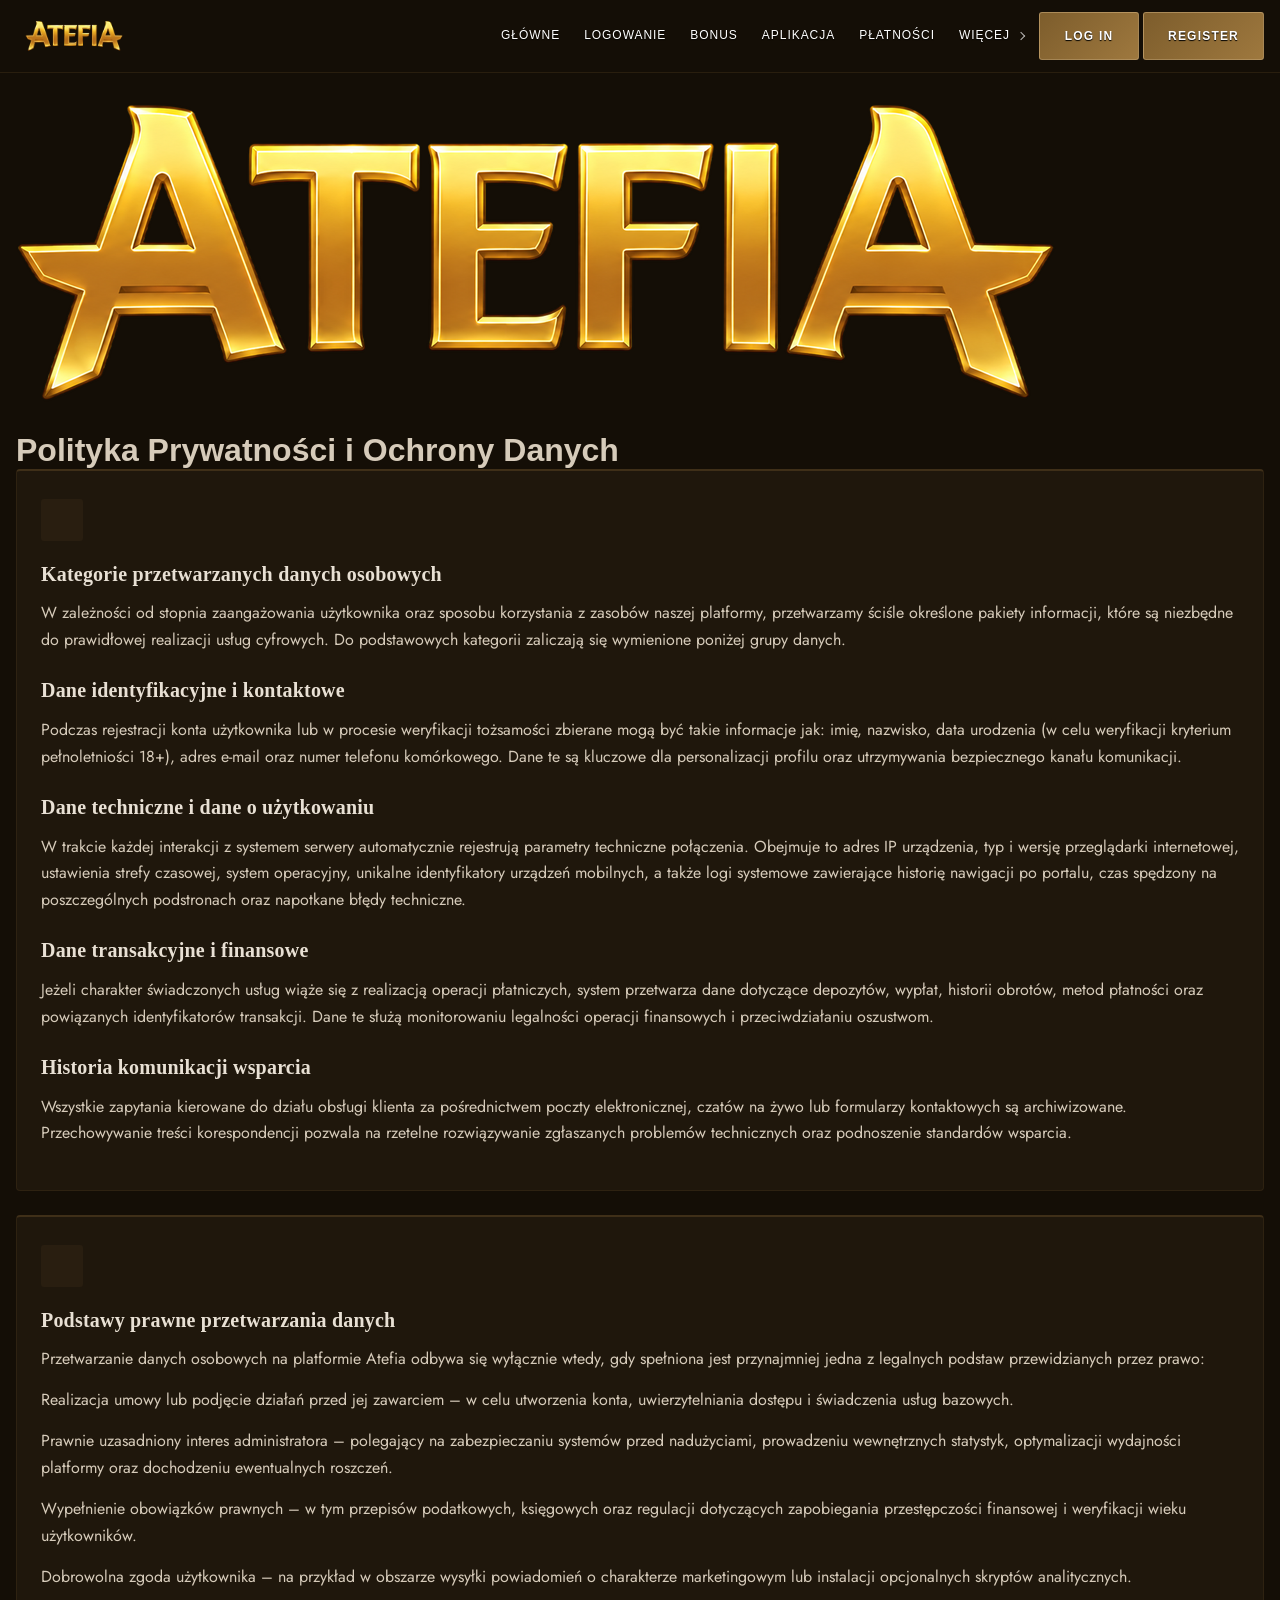
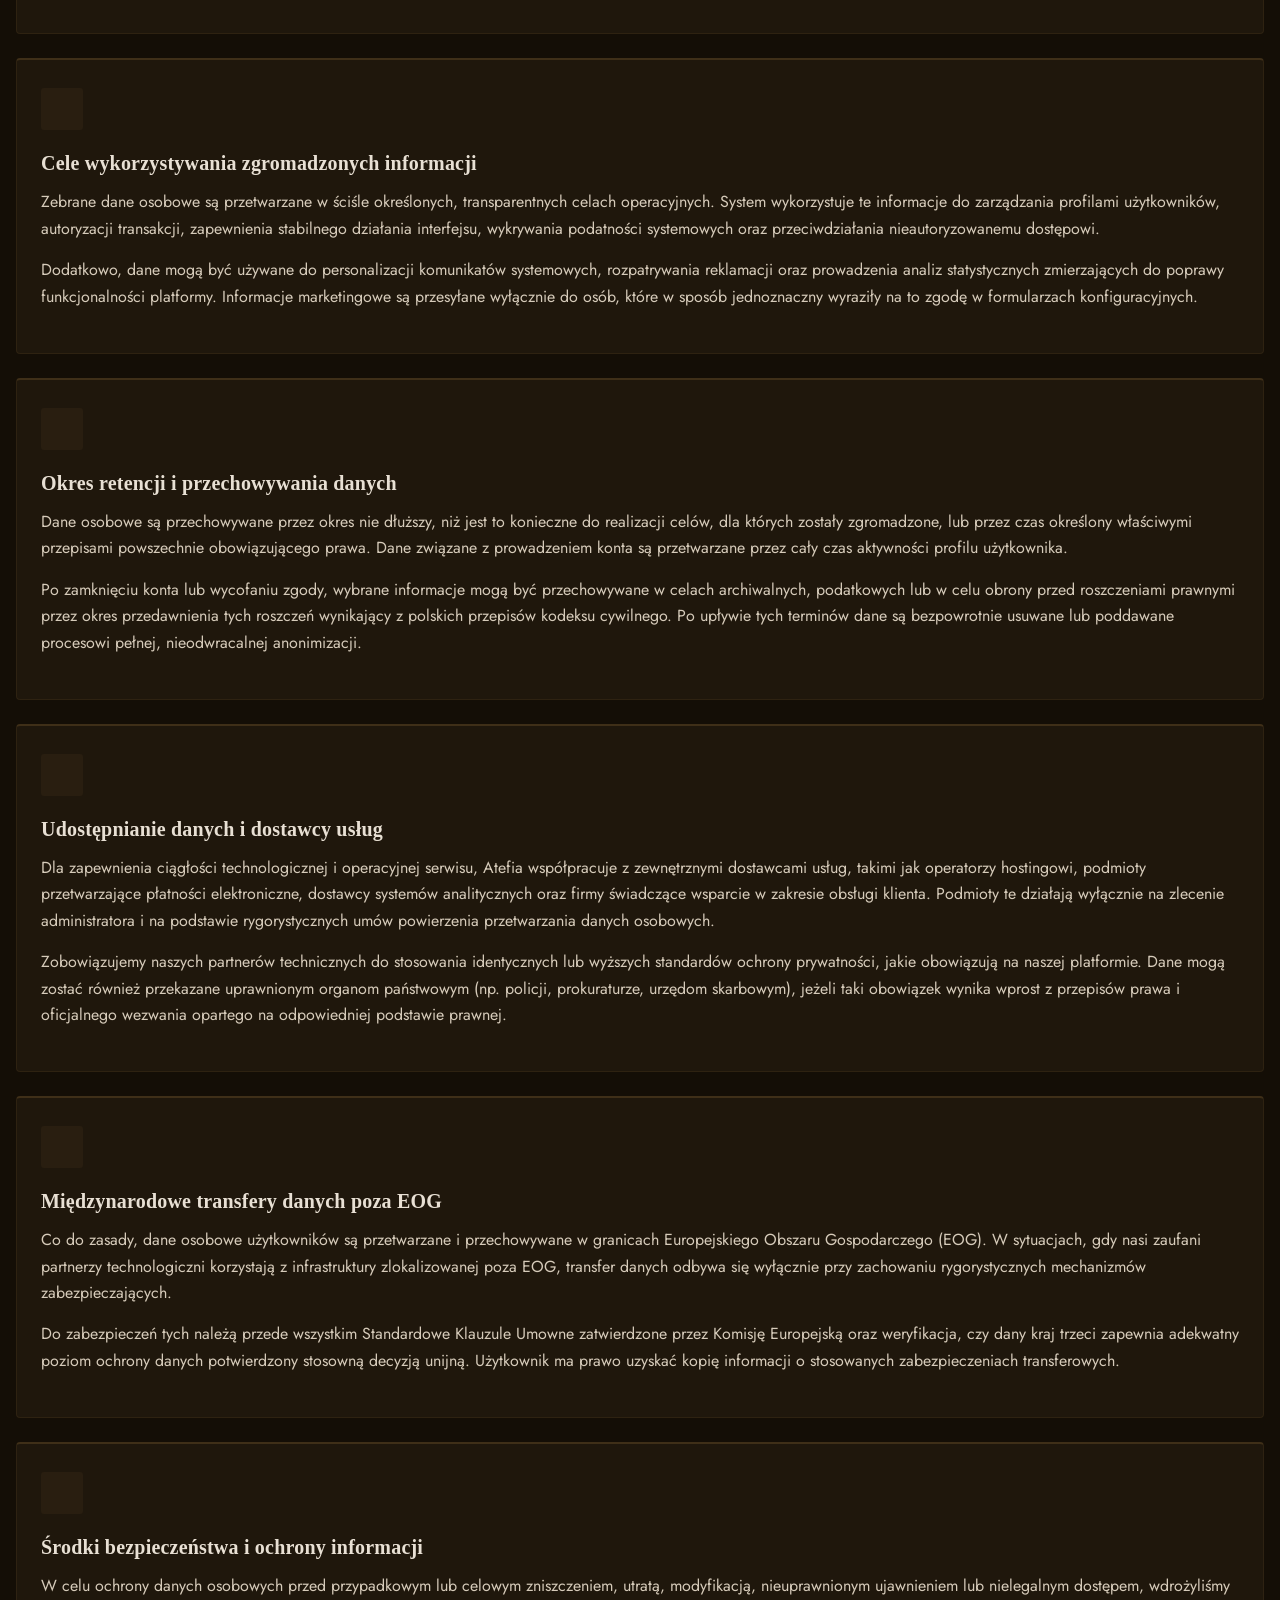
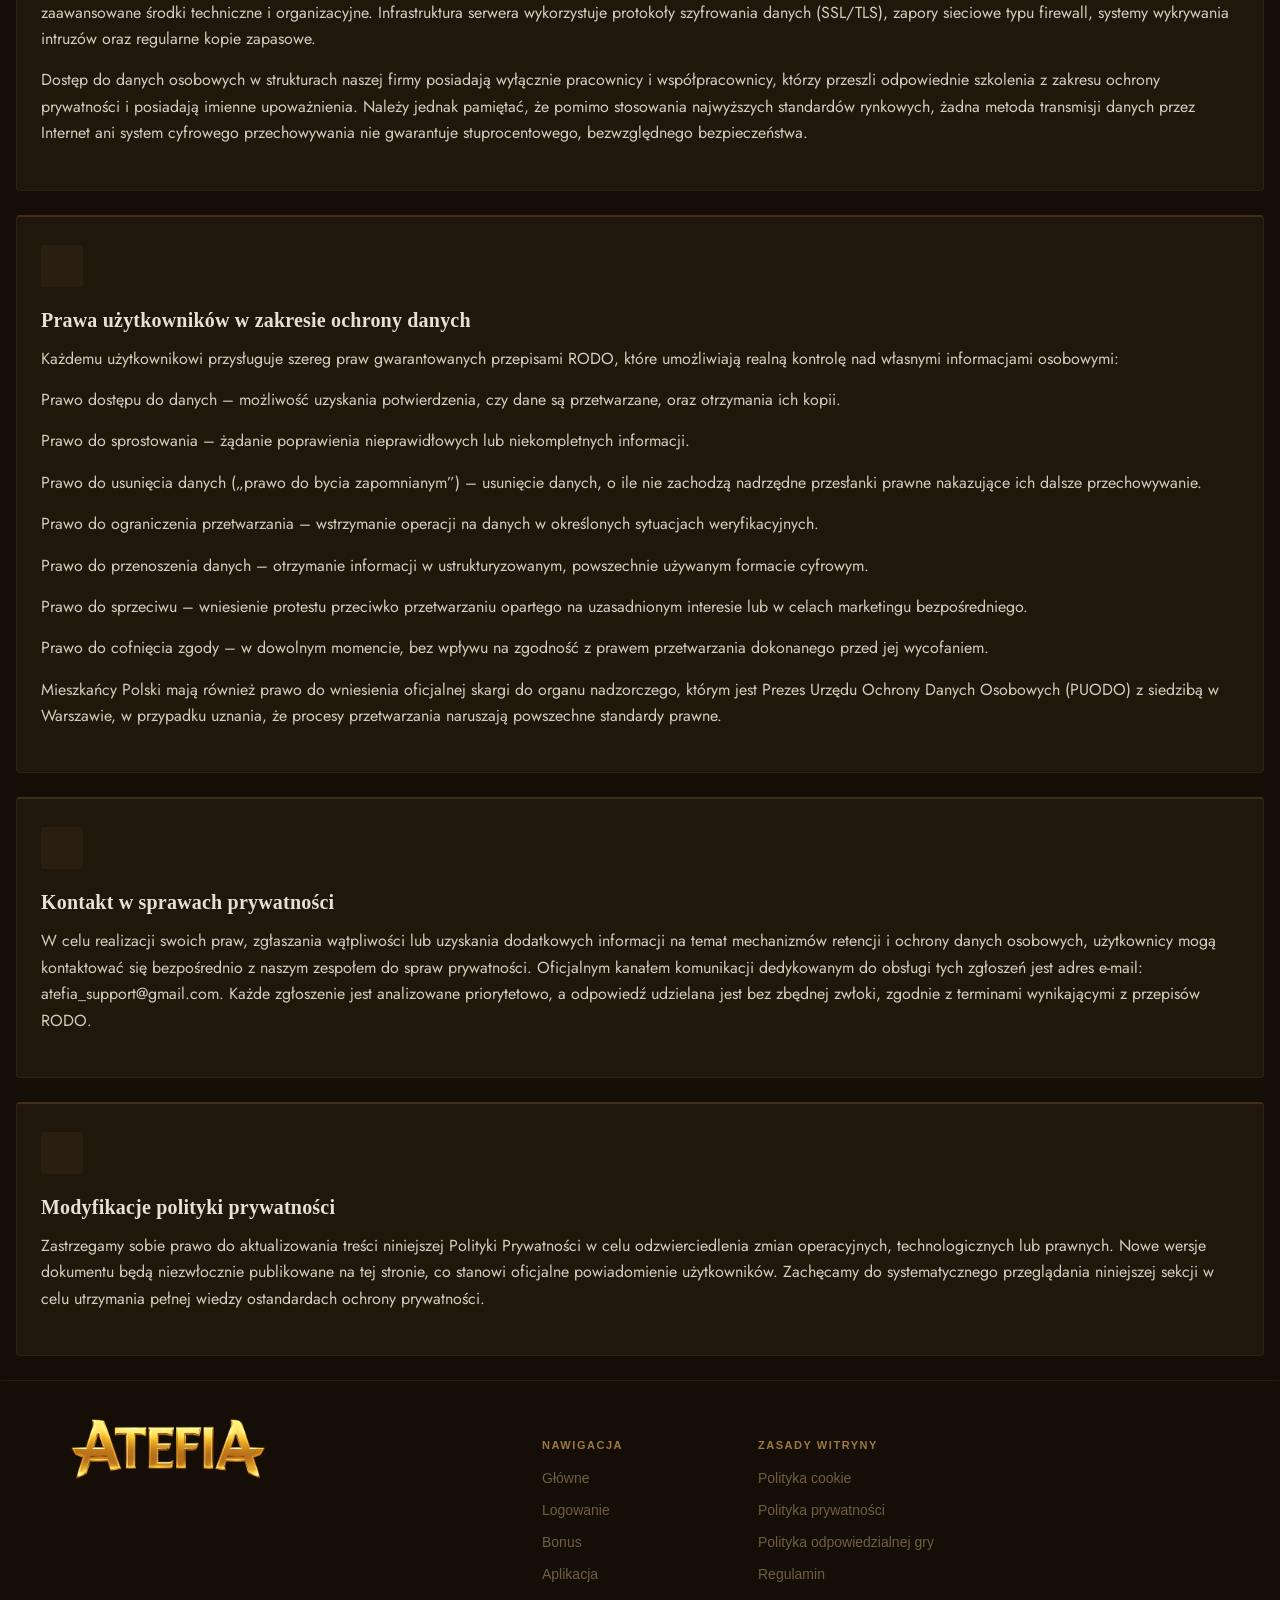
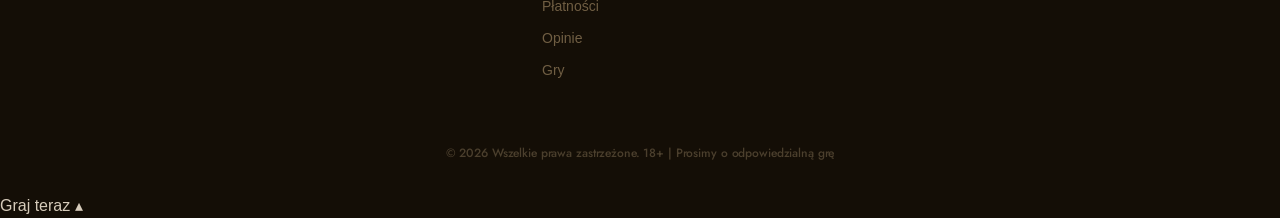
<file: privacy/index.html>
<!DOCTYPE html><html lang="pl-PL"><head>
<base href="/">
<meta charset="utf-8">
<meta content="width=device-width, initial-scale=1.0" name="viewport">
<meta content="Zapoznaj się z zasadami przetwarzania danych osobowych na platformie Atefia. Poznaj swoje prawa, podstawy prawne oraz metody ochrony danych." name="description">
<title>Polityka Prywatności - Atefia</title>
<link href="../manifest.json" rel="manifest">
<meta content="index, follow, max-image-preview:large" name="robots">
<meta content="pl_PL" property="og:locale">
<meta content="Atefia" property="og:site_name">
<meta content="article" property="og:type">
<meta content="Polityka Prywatności - Atefia" property="og:title">
<meta content="Zapoznaj się z zasadami przetwarzania danych osobowych na platformie Atefia. Poznaj swoje prawa, podstawy prawne oraz metody ochrony danych." property="og:description">

<link href="https://fonts.googleapis.com" rel="preconnect">
<link crossorigin="" href="https://fonts.gstatic.com" rel="preconnect">
<link href="https://fonts.googleapis.com/css2?family=Cinzel:wght@400..900&amp;display=swap" rel="stylesheet">
<link href="https://fonts.googleapis.com/css2?family=Jost:ital,wght@0,100..900;1,100..900&amp;display=swap" rel="stylesheet">
<link href="../css/style.css" rel="stylesheet">



<link href="../css/promo-popup.css" rel="stylesheet">
<style class="auto-content-style">
    .auto-content-wrapper-giaom0 { font-family: inherit; line-height: 1.6; color: inherit; }
    .auto-content-wrapper-giaom0 p { margin-bottom: 15px; }
    .auto-content-wrapper-giaom0 h3 { font-size: 20px; font-weight: 700; margin: 25px 0 15px; }
    .auto-content-wrapper-giaom0 ul, .auto-content-wrapper-giaom0 ol { margin-bottom: 20px; padding-left: 20px; }
    .auto-content-wrapper-giaom0 li { margin-bottom: 8px; }
    .auto-content-wrapper-giaom0 table { width: 100%; border-collapse: collapse; margin: 25px 0; background: #ffffff; border: 1px solid #e5e7eb; border-radius: 8px; overflow: hidden; }
    .auto-content-wrapper-giaom0 th { background: #f3f4f6; font-weight: 600; text-align: left; padding: 12px 16px; border-bottom: 2px solid #d1d5db; }
    .auto-content-wrapper-giaom0 td { padding: 12px 16px; border-bottom: 1px solid #e5e7eb; color: #000; }
    .modern-card-giaom0 .auto-content-wrapper-giaom0 { margin-top: 0; }
    .btn-cta-main-giaom0 { display: inline-block; text-decoration: none; padding: 12px 25px; background-color: var(--color-primary, #a00000); color: #fff; border-radius: 8px; font-weight: bold; margin: 10px 0 20px; transition: 0.3s; }
    .btn-cta-main-giaom0:hover { background-color: var(--color-secondary, #f6b625); color: #fff; filter: brightness(1.1); }
    .split-side-img-giaom0 { width: 100%; height: auto; border-radius: 12px; box-shadow: 0 5px 15px rgba(0,0,0,0.1); }
    </style>
<link rel="icon" type="image/png" href="../images/fav.png"><link rel="apple-touch-icon" href="../images/fav.png">
<link rel="canonical" href="atefia-poland.net/privacy/">
<meta property="og:url" content="atefia-poland.net/privacy/">
<meta property="twitter:url" content="atefia-poland.net/privacy/">
<link rel="alternate" hreflang="x-default" href="atefia-poland.net/privacy/">
<link rel="alternate" hreflang="pl-PL" href="atefia-poland.net/privacy/">
<link rel="stylesheet" href="../style-lang.css"></head>
<body>
<div id="site-preloader-giaom0">
<div class="preloader-content">
<img alt="Atefia logo" class="preloader-logo" src="../images/logo.png">
<div class="small-spinner"></div>
</div>
</div>
<header>
<div class="header__inner-giaom0">
<div class="header__logo-wrap-giaom0">
<a aria-label="Atefia home" class="header__logo" href="../" rel="home">
<img alt="Atefia logo" height="36" src="../images/logo.png" width="100">
</a>
</div>
<button aria-label="Przełącz nawigację" class="navbar-toggler-giaom0 collapsed-giaom0" type="button">
<span class="navbar-toggler-icon-giaom0"></span>
</button>
<nav class="header__navigation-giaom0" id="navbarNav-giaom0">
<ul class="header--navigation__list-giaom0" id="menu-header-giaom0"><li class="header-navigation-list__item-giaom0 menu-item nav-item"><div class="link-wrapper-giaom0"><a class="nav-link-giaom0 header-navigation-list__link-giaom0" href="../"><span itemprop="name">Główne</span></a></div></li><li class="header-navigation-list__item-giaom0 menu-item nav-item"><div class="link-wrapper-giaom0"><a class="nav-link-giaom0 header-navigation-list__link-giaom0" href="../logowanie/"><span itemprop="name">Logowanie</span></a></div></li><li class="header-navigation-list__item-giaom0 menu-item nav-item"><div class="link-wrapper-giaom0"><a class="nav-link-giaom0 header-navigation-list__link-giaom0" href="../bonus/"><span itemprop="name">Bonus</span></a></div></li><li class="header-navigation-list__item-giaom0 menu-item nav-item"><div class="link-wrapper-giaom0"><a class="nav-link-giaom0 header-navigation-list__link-giaom0" href="../app/"><span itemprop="name">Aplikacja</span></a></div></li><li class="header-navigation-list__item-giaom0 menu-item nav-item"><div class="link-wrapper-giaom0"><a class="nav-link-giaom0 header-navigation-list__link-giaom0" href="../platnosci/"><span itemprop="name">Płatności</span></a></div></li><li class="header-navigation-list__item-giaom0 menu-item nav-item has-submenu-giaom0"><div class="link-wrapper-giaom0"><a aria-expanded="false" aria-haspopup="true" class="nav-link-giaom0 header-navigation-list__link-giaom0" data-submenu-toggle-giaom0="true" href="#"><span itemprop="name">Więcej</span></a></div><ul class="header-submenu-giaom0"><li class="menu-item nav-item"><a class="nav-link-giaom0" href="../opinie/"><span itemprop="name">Opinie</span></a></li><li class="menu-item nav-item"><a class="nav-link-giaom0" href="../gry/"><span itemprop="name">Gry</span></a></li></ul></li></ul>
</nav>
<div class="header__actions-giaom0">
<button class="button-giaom0 button--xs-giaom0 button--secondary-giaom0 header--actions__item-giaom0" data-aff="true" rel="nofollow" type="button">Log in</button>
<button class="button-giaom0 button--xs-giaom0 button--secondary-giaom0 header--actions__item-giaom0" data-aff="true" rel="nofollow" type="button">Register</button>
</div>
</div>
</header>
<main>
<div class="container-giaom0">
<h1>Polityka Prywatności i Ochrony Danych</h1>
<article class="modern-card-giaom0 mb-4-giaom0"><i class="bi bi-journal-text modern-card-icon-giaom0"></i><h2>Kategorie przetwarzanych danych osobowych</h2><div class="auto-content-wrapper-giaom0"><p class="c2">W zależności od stopnia zaangażowania użytkownika oraz sposobu korzystania z zasobów naszej platformy, przetwarzamy ściśle określone pakiety informacji, które są niezbędne do prawidłowej realizacji usług cyfrowych. Do podstawowych kategorii zaliczają się wymienione poniżej grupy danych.</p>
<h3>Dane identyfikacyjne i kontaktowe</h3>
<p class="c2">Podczas rejestracji konta użytkownika lub w procesie weryfikacji tożsamości zbierane mogą być takie informacje jak: imię, nazwisko, data urodzenia (w celu weryfikacji kryterium pełnoletniości 18+), adres e-mail oraz numer telefonu komórkowego. Dane te są kluczowe dla personalizacji profilu oraz utrzymywania bezpiecznego kanału komunikacji.</p>
<h3>Dane techniczne i dane o użytkowaniu</h3>
<p class="c2">W trakcie każdej interakcji z systemem serwery automatycznie rejestrują parametry techniczne połączenia. Obejmuje to adres IP urządzenia, typ i wersję przeglądarki internetowej, ustawienia strefy czasowej, system operacyjny, unikalne identyfikatory urządzeń mobilnych, a także logi systemowe zawierające historię nawigacji po portalu, czas spędzony na poszczególnych podstronach oraz napotkane błędy techniczne.</p>
<h3>Dane transakcyjne i finansowe</h3>
<p class="c2">Jeżeli charakter świadczonych usług wiąże się z realizacją operacji płatniczych, system przetwarza dane dotyczące depozytów, wypłat, historii obrotów, metod płatności oraz powiązanych identyfikatorów transakcji. Dane te służą monitorowaniu legalności operacji finansowych i przeciwdziałaniu oszustwom.</p>
<h3>Historia komunikacji wsparcia</h3>
<p class="c2">Wszystkie zapytania kierowane do działu obsługi klienta za pośrednictwem poczty elektronicznej, czatów na żywo lub formularzy kontaktowych są archiwizowane. Przechowywanie treści korespondencji pozwala na rzetelne rozwiązywanie zgłaszanych problemów technicznych oraz podnoszenie standardów wsparcia.</p></div></article><article class="modern-card-giaom0 mb-4-giaom0"><i class="bi bi-journal-text modern-card-icon-giaom0"></i><h2>Podstawy prawne przetwarzania danych</h2><div class="auto-content-wrapper-giaom0"><p class="c2">Przetwarzanie danych osobowych na platformie Atefia odbywa się wyłącznie wtedy, gdy spełniona jest przynajmniej jedna z legalnych podstaw przewidzianych przez prawo:</p>
<p class="c2">Realizacja umowy lub podjęcie działań przed jej zawarciem – w celu utworzenia konta, uwierzytelniania dostępu i świadczenia usług bazowych.</p>
<p class="c2">Prawnie uzasadniony interes administratora – polegający na zabezpieczaniu systemów przed nadużyciami, prowadzeniu wewnętrznych statystyk, optymalizacji wydajności platformy oraz dochodzeniu ewentualnych roszczeń.</p>
<p class="c2">Wypełnienie obowiązków prawnych – w tym przepisów podatkowych, księgowych oraz regulacji dotyczących zapobiegania przestępczości finansowej i weryfikacji wieku użytkowników.</p>
<p class="c2">Dobrowolna zgoda użytkownika – na przykład w obszarze wysyłki powiadomień o charakterze marketingowym lub instalacji opcjonalnych skryptów analitycznych.</p></div></article><article class="modern-card-giaom0 mb-4-giaom0"><i class="bi bi-journal-text modern-card-icon-giaom0"></i><h2>Cele wykorzystywania zgromadzonych informacji</h2><div class="auto-content-wrapper-giaom0"><p class="c2">Zebrane dane osobowe są przetwarzane w ściśle określonych, transparentnych celach operacyjnych. System wykorzystuje te informacje do zarządzania profilami użytkowników, autoryzacji transakcji, zapewnienia stabilnego działania interfejsu, wykrywania podatności systemowych oraz przeciwdziałania nieautoryzowanemu dostępowi.</p>
<p class="c2">Dodatkowo, dane mogą być używane do personalizacji komunikatów systemowych, rozpatrywania reklamacji oraz prowadzenia analiz statystycznych zmierzających do poprawy funkcjonalności platformy. Informacje marketingowe są przesyłane wyłącznie do osób, które w sposób jednoznaczny wyraziły na to zgodę w formularzach konfiguracyjnych.</p></div></article><article class="modern-card-giaom0 mb-4-giaom0"><i class="bi bi-journal-text modern-card-icon-giaom0"></i><h2>Okres retencji i przechowywania danych</h2><div class="auto-content-wrapper-giaom0"><p class="c2">Dane osobowe są przechowywane przez okres nie dłuższy, niż jest to konieczne do realizacji celów, dla których zostały zgromadzone, lub przez czas określony właściwymi przepisami powszechnie obowiązującego prawa. Dane związane z prowadzeniem konta są przetwarzane przez cały czas aktywności profilu użytkownika.</p>
<p class="c2">Po zamknięciu konta lub wycofaniu zgody, wybrane informacje mogą być przechowywane w celach archiwalnych, podatkowych lub w celu obrony przed roszczeniami prawnymi przez okres przedawnienia tych roszczeń wynikający z polskich przepisów kodeksu cywilnego. Po upływie tych terminów dane są bezpowrotnie usuwane lub poddawane procesowi pełnej, nieodwracalnej anonimizacji.</p></div></article><article class="modern-card-giaom0 mb-4-giaom0"><i class="bi bi-journal-text modern-card-icon-giaom0"></i><h2>Udostępnianie danych i dostawcy usług</h2><div class="auto-content-wrapper-giaom0"><p class="c2">Dla zapewnienia ciągłości technologicznej i operacyjnej serwisu, Atefia współpracuje z zewnętrznymi dostawcami usług, takimi jak operatorzy hostingowi, podmioty przetwarzające płatności elektroniczne, dostawcy systemów analitycznych oraz firmy świadczące wsparcie w zakresie obsługi klienta. Podmioty te działają wyłącznie na zlecenie administratora i na podstawie rygorystycznych umów powierzenia przetwarzania danych osobowych.</p>
<p class="c2">Zobowiązujemy naszych partnerów technicznych do stosowania identycznych lub wyższych standardów ochrony prywatności, jakie obowiązują na naszej platformie. Dane mogą zostać również przekazane uprawnionym organom państwowym (np. policji, prokuraturze, urzędom skarbowym), jeżeli taki obowiązek wynika wprost z przepisów prawa i oficjalnego wezwania opartego na odpowiedniej podstawie prawnej.</p></div></article><article class="modern-card-giaom0 mb-4-giaom0"><i class="bi bi-journal-text modern-card-icon-giaom0"></i><h2>Międzynarodowe transfery danych poza EOG</h2><div class="auto-content-wrapper-giaom0"><p class="c2">Co do zasady, dane osobowe użytkowników są przetwarzane i przechowywane w granicach Europejskiego Obszaru Gospodarczego (EOG). W sytuacjach, gdy nasi zaufani partnerzy technologiczni korzystają z infrastruktury zlokalizowanej poza EOG, transfer danych odbywa się wyłącznie przy zachowaniu rygorystycznych mechanizmów zabezpieczających.</p>
<p class="c2">Do zabezpieczeń tych należą przede wszystkim Standardowe Klauzule Umowne zatwierdzone przez Komisję Europejską oraz weryfikacja, czy dany kraj trzeci zapewnia adekwatny poziom ochrony danych potwierdzony stosowną decyzją unijną. Użytkownik ma prawo uzyskać kopię informacji o stosowanych zabezpieczeniach transferowych.</p></div></article><article class="modern-card-giaom0 mb-4-giaom0"><i class="bi bi-journal-text modern-card-icon-giaom0"></i><h2>Środki bezpieczeństwa i ochrony informacji</h2><div class="auto-content-wrapper-giaom0"><p class="c2">W celu ochrony danych osobowych przed przypadkowym lub celowym zniszczeniem, utratą, modyfikacją, nieuprawnionym ujawnieniem lub nielegalnym dostępem, wdrożyliśmy zaawansowane środki techniczne i organizacyjne. Infrastruktura serwera wykorzystuje protokoły szyfrowania danych (SSL/TLS), zapory sieciowe typu firewall, systemy wykrywania intruzów oraz regularne kopie zapasowe.</p>
<p class="c2">Dostęp do danych osobowych w strukturach naszej firmy posiadają wyłącznie pracownicy i współpracownicy, którzy przeszli odpowiednie szkolenia z zakresu ochrony prywatności i posiadają imienne upoważnienia. Należy jednak pamiętać, że pomimo stosowania najwyższych standardów rynkowych, żadna metoda transmisji danych przez Internet ani system cyfrowego przechowywania nie gwarantuje stuprocentowego, bezwzględnego bezpieczeństwa.</p></div></article><article class="modern-card-giaom0 mb-4-giaom0"><i class="bi bi-journal-text modern-card-icon-giaom0"></i><h2>Prawa użytkowników w zakresie ochrony danych</h2><div class="auto-content-wrapper-giaom0"><p class="c2">Każdemu użytkownikowi przysługuje szereg praw gwarantowanych przepisami RODO, które umożliwiają realną kontrolę nad własnymi informacjami osobowymi:</p>
<p class="c2">Prawo dostępu do danych – możliwość uzyskania potwierdzenia, czy dane są przetwarzane, oraz otrzymania ich kopii.</p>
<p class="c2">Prawo do sprostowania – żądanie poprawienia nieprawidłowych lub niekompletnych informacji.</p>
<p class="c2">Prawo do usunięcia danych („prawo do bycia zapomnianym”) – usunięcie danych, o ile nie zachodzą nadrzędne przesłanki prawne nakazujące ich dalsze przechowywanie.</p>
<p class="c2">Prawo do ograniczenia przetwarzania – wstrzymanie operacji na danych w określonych sytuacjach weryfikacyjnych.</p>
<p class="c2">Prawo do przenoszenia danych – otrzymanie informacji w ustrukturyzowanym, powszechnie używanym formacie cyfrowym.</p>
<p class="c2">Prawo do sprzeciwu – wniesienie protestu przeciwko przetwarzaniu opartego na uzasadnionym interesie lub w celach marketingu bezpośredniego.</p>
<p class="c2">Prawo do cofnięcia zgody – w dowolnym momencie, bez wpływu na zgodność z prawem przetwarzania dokonanego przed jej wycofaniem.</p>
<p class="c2">Mieszkańcy Polski mają również prawo do wniesienia oficjalnej skargi do organu nadzorczego, którym jest Prezes Urzędu Ochrony Danych Osobowych (PUODO) z siedzibą w Warszawie, w przypadku uznania, że procesy przetwarzania naruszają powszechne standardy prawne.</p></div></article><article class="modern-card-giaom0 mb-4-giaom0"><i class="bi bi-journal-text modern-card-icon-giaom0"></i><h2>Kontakt w sprawach prywatności</h2><div class="auto-content-wrapper-giaom0"><p class="c2">W celu realizacji swoich praw, zgłaszania wątpliwości lub uzyskania dodatkowych informacji na temat mechanizmów retencji i ochrony danych osobowych, użytkownicy mogą kontaktować się bezpośrednio z naszym zespołem do spraw prywatności. Oficjalnym kanałem komunikacji dedykowanym do obsługi tych zgłoszeń jest adres e-mail: atefia_support@gmail.com. Każde zgłoszenie jest analizowane priorytetowo, a odpowiedź udzielana jest bez zbędnej zwłoki, zgodnie z terminami wynikającymi z przepisów RODO.</p></div></article><article class="modern-card-giaom0 mb-4-giaom0"><i class="bi bi-journal-text modern-card-icon-giaom0"></i><h2>Modyfikacje polityki prywatności</h2><div class="auto-content-wrapper-giaom0"><p class="c2">Zastrzegamy sobie prawo do aktualizowania treści niniejszej Polityki Prywatności w celu odzwierciedlenia zmian operacyjnych, technologicznych lub prawnych. Nowe wersje dokumentu będą niezwłocznie publikowane na tej stronie, co stanowi oficjalne powiadomienie użytkowników. Zachęcamy do systematycznego przeglądania niniejszej sekcji w celu utrzymania pełnej wiedzy ostandardach ochrony prywatności.</p></div></article></div>
</main>
<footer>
<div class="footer__head-block-giaom0">
<img alt="Atefia logo" height="72" src="../images/logo.png" width="200">
<div class="footer__menus-giaom0">
<div class="footer__menu-block-giaom0">
<div class="footer__menu-heading-giaom0">Nawigacja</div>
<ul class="footer__menu-list-giaom0" id="menu-footer-1-giaom0"><li class="menu-item nav-item"><a href="../">Główne</a></li><li class="menu-item nav-item"><a href="../logowanie/">Logowanie</a></li><li class="menu-item nav-item"><a href="../bonus/">Bonus</a></li><li class="menu-item nav-item"><a href="../app/">Aplikacja</a></li><li class="menu-item nav-item"><a href="../platnosci/">Płatności</a></li><li class="menu-item nav-item"><a href="../opinie/">Opinie</a></li><li class="menu-item nav-item"><a href="../gry/">Gry</a></li></ul>
</div>
<div class="footer__menu-block-giaom0">
<div class="footer__menu-heading-giaom0">Zasady witryny</div>
<ul class="footer__menu-list-giaom0" id="menu-footer-2-giaom0"><li class="menu-item nav-item"><a href="../cookie/">Polityka cookie</a></li><li class="menu-item nav-item"><a href="./">Polityka prywatności</a></li><li class="menu-item nav-item"><a href="../responsible/">Polityka odpowiedzialnej gry</a></li><li class="menu-item nav-item"><a href="../terms/">Regulamin</a></li></ul>
</div>
</div>
</div>
<div class="footer__legal-info-giaom0">
<p class="legal-info__text-giaom0">
        © <span id="footer__date-giaom0">2026</span> Wszelkie prawa zastrzeżone. 18+ | Prosimy o odpowiedzialną grę
      </p>
</div>
</footer>
<button aria-label="Przewiń na górę" class="button-giaom0 button--primary-giaom0" id="scrollToTopBtn-giaom0" title="Przejdź na górę">▴</button>
<div class="mobile-fixed-button">
<button class="mobile-fixed-button-link" data-aff="true" rel="nofollow" type="button">Graj teraz</button>
<a aria-label="Przewiń na górę" class="mobile-scroll-top" href="#">▴</a>
</div>
<script defer="" src="../js/asset_hv6iaemq.js"></script>
<script defer="" src="../js/asset_146dniw8.js"></script>
<div aria-labelledby="promo-popup-title-giaom0" aria-modal="true" class="promo-overlay-giaom0" id="promo-overlay-giaom0" role="dialog">
<div class="promo-popup-giaom0">
<div class="promo-popup-bg-giaom0"></div>
<button aria-label="Zamknij" class="promo-btn-close-giaom0" id="promo-close-btn-giaom0">✕</button>
<div class="promo-popup-inner-giaom0">
<p class="promo-tagline-giaom0">Start your winning streak!</p>
<h2 class="promo-headline-giaom0" id="promo-popup-title-giaom0">Get <span>25&nbsp;000<br>złote monety</span><br>FOR FREE!</h2>
<div class="promo-coins-badge-giaom0">
<span class="promo-coins-icon-giaom0">🪙</span>
<span class="promo-coins-text-giaom0">+2,5 monety Spree</span>
</div>
<button class="promo-btn-cta-giaom0" data-aff="true" rel="nofollow" type="button">Graj teraz</button>
</div>
</div>
</div>
<script src="../js/asset_xgkgp9q8.js"></script>


<script src="../script-lang.js" defer=""></script></body></html>
</file>
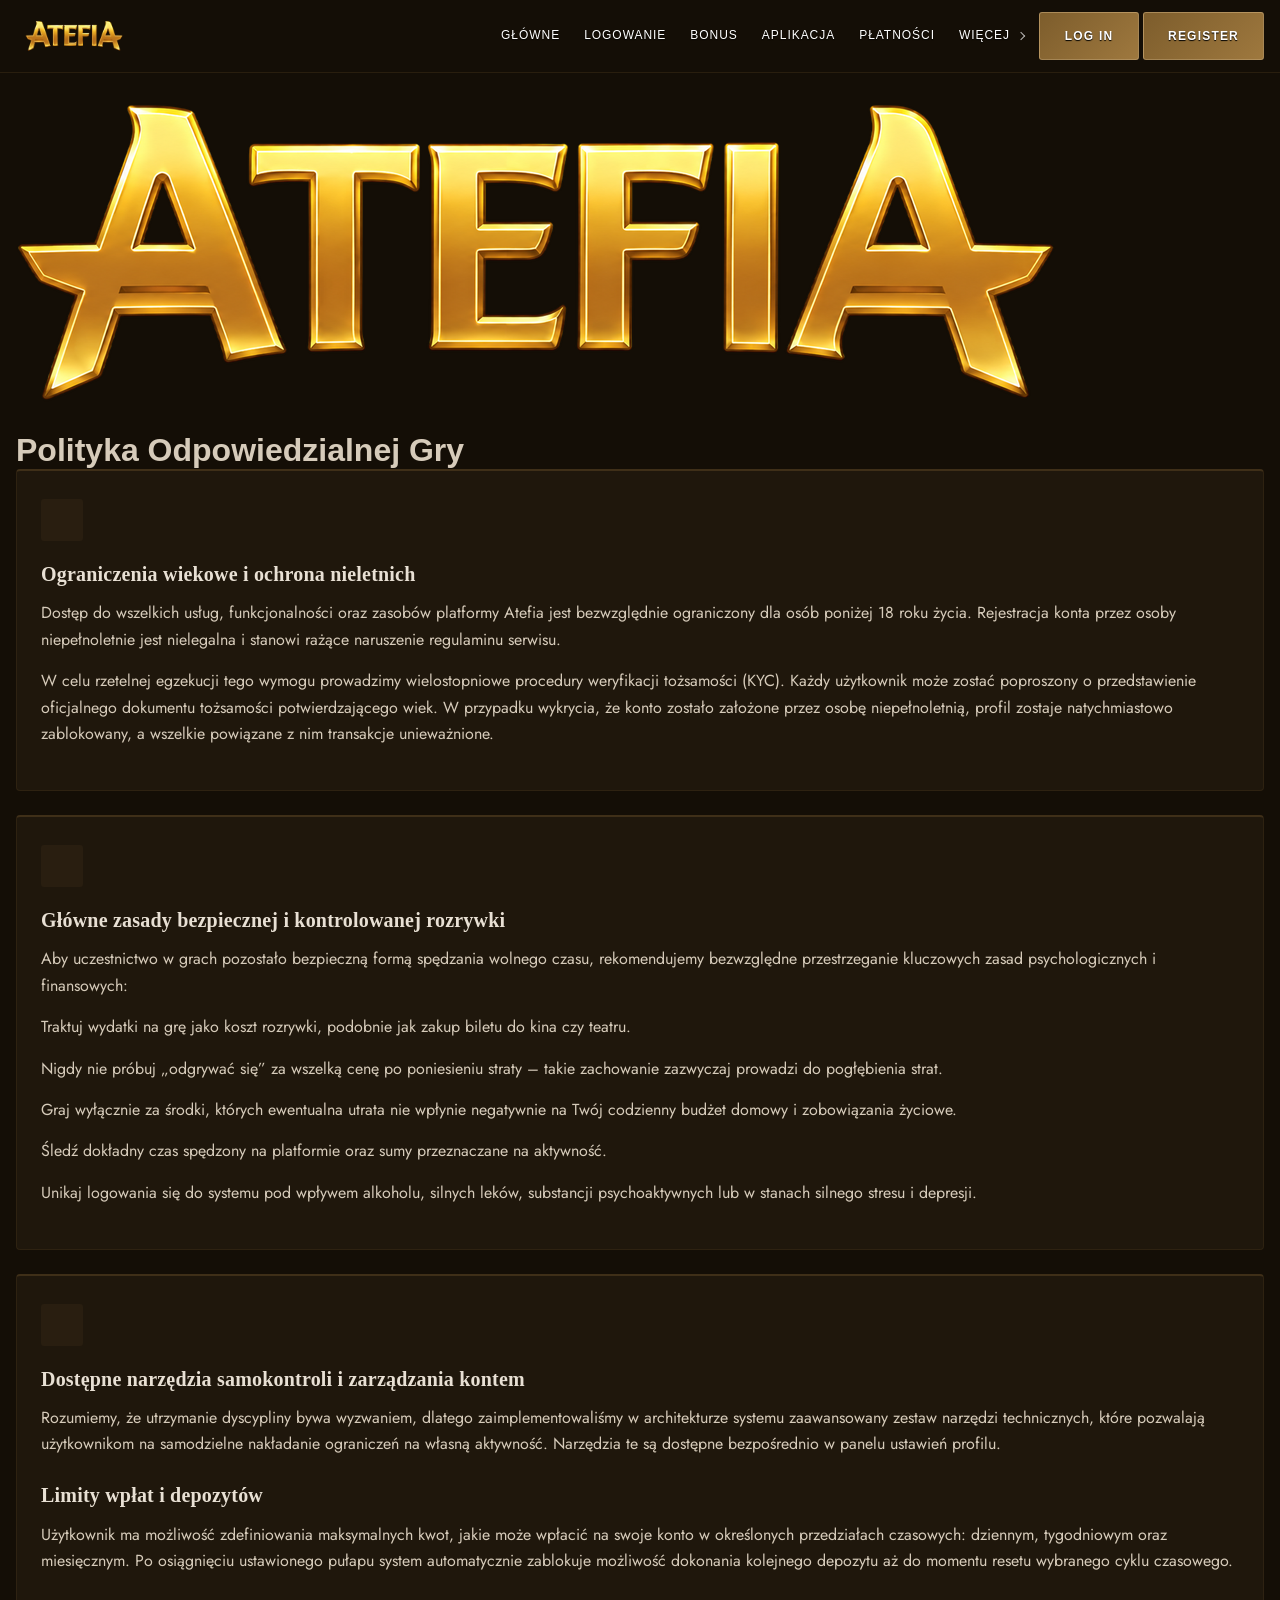
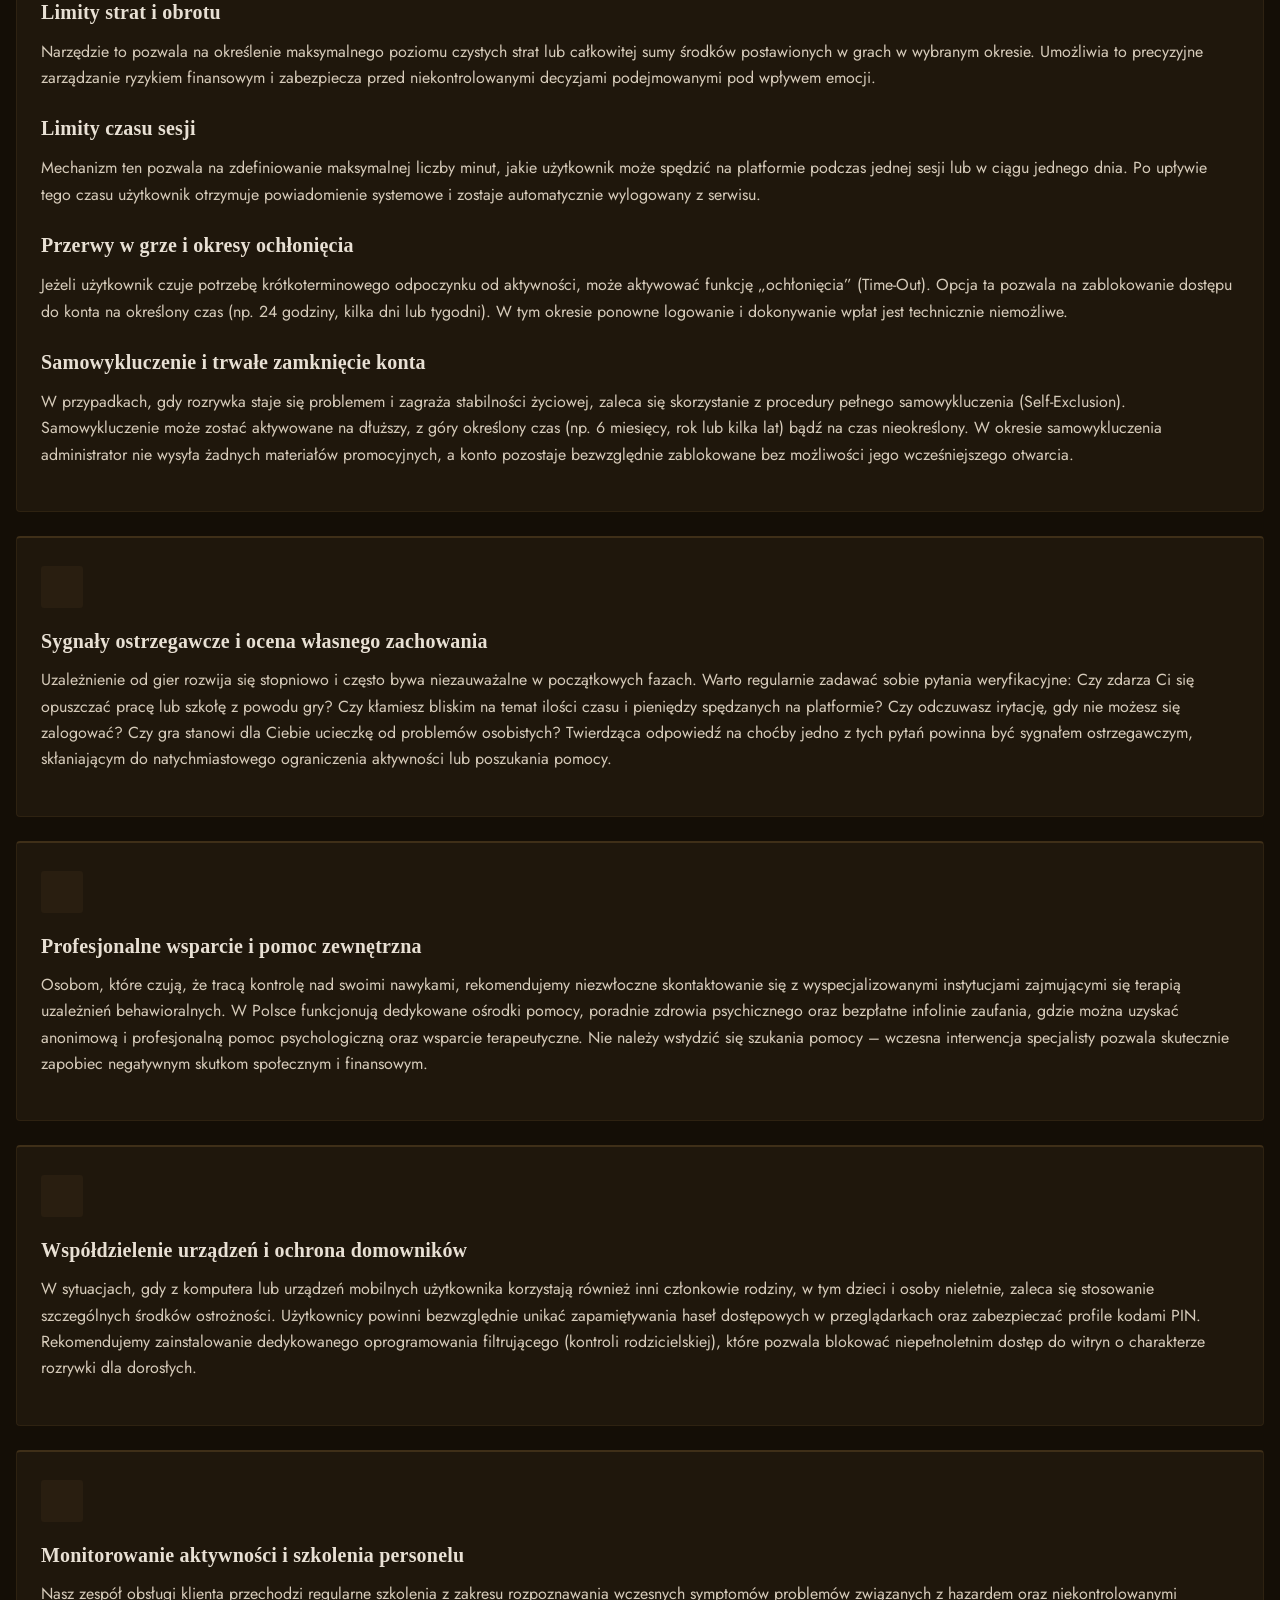
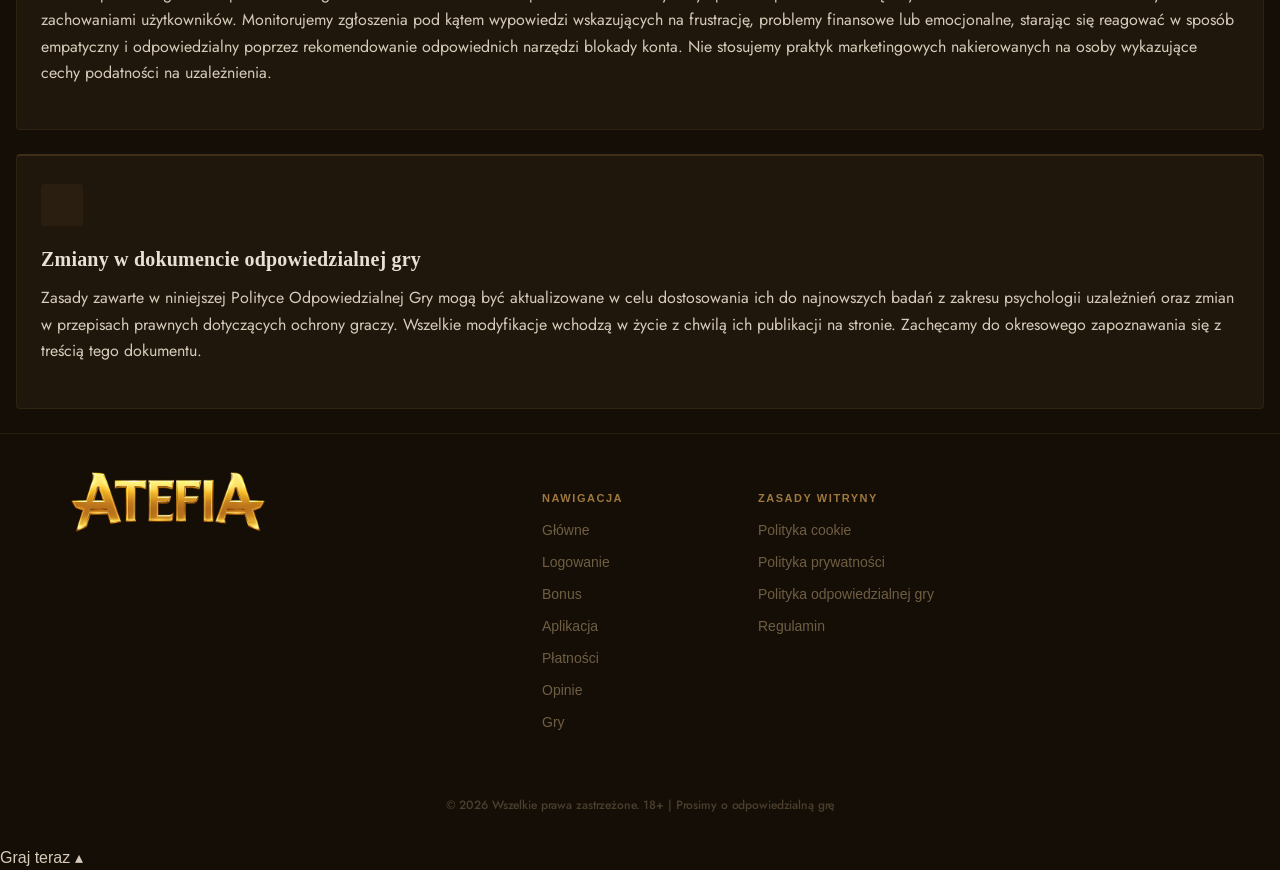
<file: responsible/index.html>
<!DOCTYPE html><html lang="pl-PL"><head>
<base href="/">
<meta charset="utf-8">
<meta content="width=device-width, initial-scale=1.0" name="viewport">
<meta content="Przeczytaj o zasadach odpowiedzialnej rozrywki na platformie Atefia. Poznaj narzędzia kontroli konta, limity oraz metody ochrony przed ryzykiem." name="description">
<title>Odpowiedzialna Gra - Atefia</title>
<link href="../manifest.json" rel="manifest">
<meta content="index, follow, max-image-preview:large" name="robots">
<meta content="pl_PL" property="og:locale">
<meta content="Atefia" property="og:site_name">
<meta content="article" property="og:type">
<meta content="Odpowiedzialna Gra - Atefia" property="og:title">
<meta content="Przeczytaj o zasadach odpowiedzialnej rozrywki na platformie Atefia. Poznaj narzędzia kontroli konta, limity oraz metody ochrony przed ryzykiem." property="og:description">

<link href="https://fonts.googleapis.com" rel="preconnect">
<link crossorigin="" href="https://fonts.gstatic.com" rel="preconnect">
<link href="https://fonts.googleapis.com/css2?family=Cinzel:wght@400..900&amp;display=swap" rel="stylesheet">
<link href="https://fonts.googleapis.com/css2?family=Jost:ital,wght@0,100..900;1,100..900&amp;display=swap" rel="stylesheet">
<link href="../css/style.css" rel="stylesheet">



<link href="../css/promo-popup.css" rel="stylesheet">
<style class="auto-content-style">
    .auto-content-wrapper-giaom0 { font-family: inherit; line-height: 1.6; color: inherit; }
    .auto-content-wrapper-giaom0 p { margin-bottom: 15px; }
    .auto-content-wrapper-giaom0 h3 { font-size: 20px; font-weight: 700; margin: 25px 0 15px; }
    .auto-content-wrapper-giaom0 ul, .auto-content-wrapper-giaom0 ol { margin-bottom: 20px; padding-left: 20px; }
    .auto-content-wrapper-giaom0 li { margin-bottom: 8px; }
    .auto-content-wrapper-giaom0 table { width: 100%; border-collapse: collapse; margin: 25px 0; background: #ffffff; border: 1px solid #e5e7eb; border-radius: 8px; overflow: hidden; }
    .auto-content-wrapper-giaom0 th { background: #f3f4f6; font-weight: 600; text-align: left; padding: 12px 16px; border-bottom: 2px solid #d1d5db; }
    .auto-content-wrapper-giaom0 td { padding: 12px 16px; border-bottom: 1px solid #e5e7eb; color: #000; }
    .modern-card-giaom0 .auto-content-wrapper-giaom0 { margin-top: 0; }
    .btn-cta-main-giaom0 { display: inline-block; text-decoration: none; padding: 12px 25px; background-color: var(--color-primary, #a00000); color: #fff; border-radius: 8px; font-weight: bold; margin: 10px 0 20px; transition: 0.3s; }
    .btn-cta-main-giaom0:hover { background-color: var(--color-secondary, #f6b625); color: #fff; filter: brightness(1.1); }
    .split-side-img-giaom0 { width: 100%; height: auto; border-radius: 12px; box-shadow: 0 5px 15px rgba(0,0,0,0.1); }
    </style>
<link rel="icon" type="image/png" href="../images/fav.png"><link rel="apple-touch-icon" href="../images/fav.png">
<link rel="canonical" href="atefia-poland.net/responsible/">
<meta property="og:url" content="atefia-poland.net/responsible/">
<meta property="twitter:url" content="atefia-poland.net/responsible/">
<link rel="alternate" hreflang="x-default" href="atefia-poland.net/responsible/">
<link rel="alternate" hreflang="pl-PL" href="atefia-poland.net/responsible/">
<link rel="stylesheet" href="../style-lang.css"></head>
<body>
<div id="site-preloader-giaom0">
<div class="preloader-content">
<img alt="Atefia logo" class="preloader-logo" src="../images/logo.png">
<div class="small-spinner"></div>
</div>
</div>
<header>
<div class="header__inner-giaom0">
<div class="header__logo-wrap-giaom0">
<a aria-label="Atefia home" class="header__logo" href="../" rel="home">
<img alt="Atefia logo" height="36" src="../images/logo.png" width="100">
</a>
</div>
<button aria-label="Przełącz nawigację" class="navbar-toggler-giaom0 collapsed-giaom0" type="button">
<span class="navbar-toggler-icon-giaom0"></span>
</button>
<nav class="header__navigation-giaom0" id="navbarNav-giaom0">
<ul class="header--navigation__list-giaom0" id="menu-header-giaom0"><li class="header-navigation-list__item-giaom0 menu-item nav-item"><div class="link-wrapper-giaom0"><a class="nav-link-giaom0 header-navigation-list__link-giaom0" href="../"><span itemprop="name">Główne</span></a></div></li><li class="header-navigation-list__item-giaom0 menu-item nav-item"><div class="link-wrapper-giaom0"><a class="nav-link-giaom0 header-navigation-list__link-giaom0" href="../logowanie/"><span itemprop="name">Logowanie</span></a></div></li><li class="header-navigation-list__item-giaom0 menu-item nav-item"><div class="link-wrapper-giaom0"><a class="nav-link-giaom0 header-navigation-list__link-giaom0" href="../bonus/"><span itemprop="name">Bonus</span></a></div></li><li class="header-navigation-list__item-giaom0 menu-item nav-item"><div class="link-wrapper-giaom0"><a class="nav-link-giaom0 header-navigation-list__link-giaom0" href="../app/"><span itemprop="name">Aplikacja</span></a></div></li><li class="header-navigation-list__item-giaom0 menu-item nav-item"><div class="link-wrapper-giaom0"><a class="nav-link-giaom0 header-navigation-list__link-giaom0" href="../platnosci/"><span itemprop="name">Płatności</span></a></div></li><li class="header-navigation-list__item-giaom0 menu-item nav-item has-submenu-giaom0"><div class="link-wrapper-giaom0"><a aria-expanded="false" aria-haspopup="true" class="nav-link-giaom0 header-navigation-list__link-giaom0" data-submenu-toggle-giaom0="true" href="#"><span itemprop="name">Więcej</span></a></div><ul class="header-submenu-giaom0"><li class="menu-item nav-item"><a class="nav-link-giaom0" href="../opinie/"><span itemprop="name">Opinie</span></a></li><li class="menu-item nav-item"><a class="nav-link-giaom0" href="../gry/"><span itemprop="name">Gry</span></a></li></ul></li></ul>
</nav>
<div class="header__actions-giaom0">
<button class="button-giaom0 button--xs-giaom0 button--secondary-giaom0 header--actions__item-giaom0" data-aff="true" rel="nofollow" type="button">Log in</button>
<button class="button-giaom0 button--xs-giaom0 button--secondary-giaom0 header--actions__item-giaom0" data-aff="true" rel="nofollow" type="button">Register</button>
</div>
</div>
</header>
<main>
<div class="container-giaom0">
<h1>Polityka Odpowiedzialnej Gry</h1>
<article class="modern-card-giaom0 mb-4-giaom0"><i class="bi bi-journal-text modern-card-icon-giaom0"></i><h2>Ograniczenia wiekowe i ochrona nieletnich</h2><div class="auto-content-wrapper-giaom0"><p class="c0">Dostęp do wszelkich usług, funkcjonalności oraz zasobów platformy Atefia jest bezwzględnie ograniczony dla osób poniżej 18 roku życia. Rejestracja konta przez osoby niepełnoletnie jest nielegalna i stanowi rażące naruszenie regulaminu serwisu.</p>
<p class="c0">W celu rzetelnej egzekucji tego wymogu prowadzimy wielostopniowe procedury weryfikacji tożsamości (KYC). Każdy użytkownik może zostać poproszony o przedstawienie oficjalnego dokumentu tożsamości potwierdzającego wiek. W przypadku wykrycia, że konto zostało założone przez osobę niepełnoletnią, profil zostaje natychmiastowo zablokowany, a wszelkie powiązane z nim transakcje unieważnione.</p></div></article><article class="modern-card-giaom0 mb-4-giaom0"><i class="bi bi-journal-text modern-card-icon-giaom0"></i><h2>Główne zasady bezpiecznej i kontrolowanej rozrywki</h2><div class="auto-content-wrapper-giaom0"><p class="c0">Aby uczestnictwo w grach pozostało bezpieczną formą spędzania wolnego czasu, rekomendujemy bezwzględne przestrzeganie kluczowych zasad psychologicznych i finansowych:</p>
<p class="c0">Traktuj wydatki na grę jako koszt rozrywki, podobnie jak zakup biletu do kina czy teatru.</p>
<p class="c0">Nigdy nie próbuj „odgrywać się” za wszelką cenę po poniesieniu straty – takie zachowanie zazwyczaj prowadzi do pogłębienia strat.</p>
<p class="c0">Graj wyłącznie za środki, których ewentualna utrata nie wpłynie negatywnie na Twój codzienny budżet domowy i zobowiązania życiowe.</p>
<p class="c0">Śledź dokładny czas spędzony na platformie oraz sumy przeznaczane na aktywność.</p>
<p class="c0">Unikaj logowania się do systemu pod wpływem alkoholu, silnych leków, substancji psychoaktywnych lub w stanach silnego stresu i depresji.</p></div></article><article class="modern-card-giaom0 mb-4-giaom0"><i class="bi bi-journal-text modern-card-icon-giaom0"></i><h2>Dostępne narzędzia samokontroli i zarządzania kontem</h2><div class="auto-content-wrapper-giaom0"><p class="c0">Rozumiemy, że utrzymanie dyscypliny bywa wyzwaniem, dlatego zaimplementowaliśmy w architekturze systemu zaawansowany zestaw narzędzi technicznych, które pozwalają użytkownikom na samodzielne nakładanie ograniczeń na własną aktywność. Narzędzia te są dostępne bezpośrednio w panelu ustawień profilu.</p>
<h3>Limity wpłat i depozytów</h3>
<p class="c0">Użytkownik ma możliwość zdefiniowania maksymalnych kwot, jakie może wpłacić na swoje konto w określonych przedziałach czasowych: dziennym, tygodniowym oraz miesięcznym. Po osiągnięciu ustawionego pułapu system automatycznie zablokuje możliwość dokonania kolejnego depozytu aż do momentu resetu wybranego cyklu czasowego.</p>
<h3>Limity strat i obrotu</h3>
<p class="c0">Narzędzie to pozwala na określenie maksymalnego poziomu czystych strat lub całkowitej sumy środków postawionych w grach w wybranym okresie. Umożliwia to precyzyjne zarządzanie ryzykiem finansowym i zabezpiecza przed niekontrolowanymi decyzjami podejmowanymi pod wpływem emocji.</p>
<h3>Limity czasu sesji</h3>
<p class="c0">Mechanizm ten pozwala na zdefiniowanie maksymalnej liczby minut, jakie użytkownik może spędzić na platformie podczas jednej sesji lub w ciągu jednego dnia. Po upływie tego czasu użytkownik otrzymuje powiadomienie systemowe i zostaje automatycznie wylogowany z serwisu.</p>
<h3>Przerwy w grze i okresy ochłonięcia</h3>
<p class="c0">Jeżeli użytkownik czuje potrzebę krótkoterminowego odpoczynku od aktywności, może aktywować funkcję „ochłonięcia” (Time-Out). Opcja ta pozwala na zablokowanie dostępu do konta na określony czas (np. 24 godziny, kilka dni lub tygodni). W tym okresie ponowne logowanie i dokonywanie wpłat jest technicznie niemożliwe.</p>
<h3>Samowykluczenie i trwałe zamknięcie konta</h3>
<p class="c0">W przypadkach, gdy rozrywka staje się problemem i zagraża stabilności życiowej, zaleca się skorzystanie z procedury pełnego samowykluczenia (Self-Exclusion). Samowykluczenie może zostać aktywowane na dłuższy, z góry określony czas (np. 6 miesięcy, rok lub kilka lat) bądź na czas nieokreślony. W okresie samowykluczenia administrator nie wysyła żadnych materiałów promocyjnych, a konto pozostaje bezwzględnie zablokowane bez możliwości jego wcześniejszego otwarcia.</p></div></article><article class="modern-card-giaom0 mb-4-giaom0"><i class="bi bi-journal-text modern-card-icon-giaom0"></i><h2>Sygnały ostrzegawcze i ocena własnego zachowania</h2><div class="auto-content-wrapper-giaom0"><p class="c0">Uzależnienie od gier rozwija się stopniowo i często bywa niezauważalne w początkowych fazach. Warto regularnie zadawać sobie pytania weryfikacyjne: Czy zdarza Ci się opuszczać pracę lub szkołę z powodu gry? Czy kłamiesz bliskim na temat ilości czasu i pieniędzy spędzanych na platformie? Czy odczuwasz irytację, gdy nie możesz się zalogować? Czy gra stanowi dla Ciebie ucieczkę od problemów osobistych? Twierdząca odpowiedź na choćby jedno z tych pytań powinna być sygnałem ostrzegawczym, skłaniającym do natychmiastowego ograniczenia aktywności lub poszukania pomocy.</p></div></article><article class="modern-card-giaom0 mb-4-giaom0"><i class="bi bi-journal-text modern-card-icon-giaom0"></i><h2>Profesjonalne wsparcie i pomoc zewnętrzna</h2><div class="auto-content-wrapper-giaom0"><p class="c0">Osobom, które czują, że tracą kontrolę nad swoimi nawykami, rekomendujemy niezwłoczne skontaktowanie się z wyspecjalizowanymi instytucjami zajmującymi się terapią uzależnień behawioralnych. W Polsce funkcjonują dedykowane ośrodki pomocy, poradnie zdrowia psychicznego oraz bezpłatne infolinie zaufania, gdzie można uzyskać anonimową i profesjonalną pomoc psychologiczną oraz wsparcie terapeutyczne. Nie należy wstydzić się szukania pomocy – wczesna interwencja specjalisty pozwala skutecznie zapobiec negatywnym skutkom społecznym i finansowym.</p></div></article><article class="modern-card-giaom0 mb-4-giaom0"><i class="bi bi-journal-text modern-card-icon-giaom0"></i><h2>Współdzielenie urządzeń i ochrona domowników</h2><div class="auto-content-wrapper-giaom0"><p class="c0">W sytuacjach, gdy z komputera lub urządzeń mobilnych użytkownika korzystają również inni członkowie rodziny, w tym dzieci i osoby nieletnie, zaleca się stosowanie szczególnych środków ostrożności. Użytkownicy powinni bezwzględnie unikać zapamiętywania haseł dostępowych w przeglądarkach oraz zabezpieczać profile kodami PIN. Rekomendujemy zainstalowanie dedykowanego oprogramowania filtrującego (kontroli rodzicielskiej), które pozwala blokować niepełnoletnim dostęp do witryn o charakterze rozrywki dla dorosłych.</p></div></article><article class="modern-card-giaom0 mb-4-giaom0"><i class="bi bi-journal-text modern-card-icon-giaom0"></i><h2>Monitorowanie aktywności i szkolenia personelu</h2><div class="auto-content-wrapper-giaom0"><p class="c0">Nasz zespół obsługi klienta przechodzi regularne szkolenia z zakresu rozpoznawania wczesnych symptomów problemów związanych z hazardem oraz niekontrolowanymi zachowaniami użytkowników. Monitorujemy zgłoszenia pod kątem wypowiedzi wskazujących na frustrację, problemy finansowe lub emocjonalne, starając się reagować w sposób empatyczny i odpowiedzialny poprzez rekomendowanie odpowiednich narzędzi blokady konta. Nie stosujemy praktyk marketingowych nakierowanych na osoby wykazujące cechy podatności na uzależnienia.</p></div></article><article class="modern-card-giaom0 mb-4-giaom0"><i class="bi bi-journal-text modern-card-icon-giaom0"></i><h2>Zmiany w dokumencie odpowiedzialnej gry</h2><div class="auto-content-wrapper-giaom0"><p class="c0">Zasady zawarte w niniejszej Polityce Odpowiedzialnej Gry mogą być aktualizowane w celu dostosowania ich do najnowszych badań z zakresu psychologii uzależnień oraz zmian w przepisach prawnych dotyczących ochrony graczy. Wszelkie modyfikacje wchodzą w życie z chwilą ich publikacji na stronie. Zachęcamy do okresowego zapoznawania się z treścią tego dokumentu.</p></div></article></div>
</main>
<footer>
<div class="footer__head-block-giaom0">
<img alt="Atefia logo" height="72" src="../images/logo.png" width="200">
<div class="footer__menus-giaom0">
<div class="footer__menu-block-giaom0">
<div class="footer__menu-heading-giaom0">Nawigacja</div>
<ul class="footer__menu-list-giaom0" id="menu-footer-1-giaom0"><li class="menu-item nav-item"><a href="../">Główne</a></li><li class="menu-item nav-item"><a href="../logowanie/">Logowanie</a></li><li class="menu-item nav-item"><a href="../bonus/">Bonus</a></li><li class="menu-item nav-item"><a href="../app/">Aplikacja</a></li><li class="menu-item nav-item"><a href="../platnosci/">Płatności</a></li><li class="menu-item nav-item"><a href="../opinie/">Opinie</a></li><li class="menu-item nav-item"><a href="../gry/">Gry</a></li></ul>
</div>
<div class="footer__menu-block-giaom0">
<div class="footer__menu-heading-giaom0">Zasady witryny</div>
<ul class="footer__menu-list-giaom0" id="menu-footer-2-giaom0"><li class="menu-item nav-item"><a href="../cookie/">Polityka cookie</a></li><li class="menu-item nav-item"><a href="../privacy/">Polityka prywatności</a></li><li class="menu-item nav-item"><a href="./">Polityka odpowiedzialnej gry</a></li><li class="menu-item nav-item"><a href="../terms/">Regulamin</a></li></ul>
</div>
</div>
</div>
<div class="footer__legal-info-giaom0">
<p class="legal-info__text-giaom0">
        © <span id="footer__date-giaom0">2026</span> Wszelkie prawa zastrzeżone. 18+ | Prosimy o odpowiedzialną grę
      </p>
</div>
</footer>
<button aria-label="Przewiń na górę" class="button-giaom0 button--primary-giaom0" id="scrollToTopBtn-giaom0" title="Przejdź na górę">▴</button>
<div class="mobile-fixed-button">
<button class="mobile-fixed-button-link" data-aff="true" rel="nofollow" type="button">Graj teraz</button>
<a aria-label="Przewiń na górę" class="mobile-scroll-top" href="#">▴</a>
</div>
<script defer="" src="../js/asset_hv6iaemq.js"></script>
<script defer="" src="../js/asset_146dniw8.js"></script>
<div aria-labelledby="promo-popup-title-giaom0" aria-modal="true" class="promo-overlay-giaom0" id="promo-overlay-giaom0" role="dialog">
<div class="promo-popup-giaom0">
<div class="promo-popup-bg-giaom0"></div>
<button aria-label="Zamknij" class="promo-btn-close-giaom0" id="promo-close-btn-giaom0">✕</button>
<div class="promo-popup-inner-giaom0">
<p class="promo-tagline-giaom0">Start your winning streak!</p>
<h2 class="promo-headline-giaom0" id="promo-popup-title-giaom0">Get <span>25&nbsp;000<br>złote monety</span><br>FOR FREE!</h2>
<div class="promo-coins-badge-giaom0">
<span class="promo-coins-icon-giaom0">🪙</span>
<span class="promo-coins-text-giaom0">+2,5 monety Spree</span>
</div>
<button class="promo-btn-cta-giaom0" data-aff="true" rel="nofollow" type="button">Graj teraz</button>
</div>
</div>
</div>
<script src="../js/asset_xgkgp9q8.js"></script>


<script src="../script-lang.js" defer=""></script></body></html>
</file>
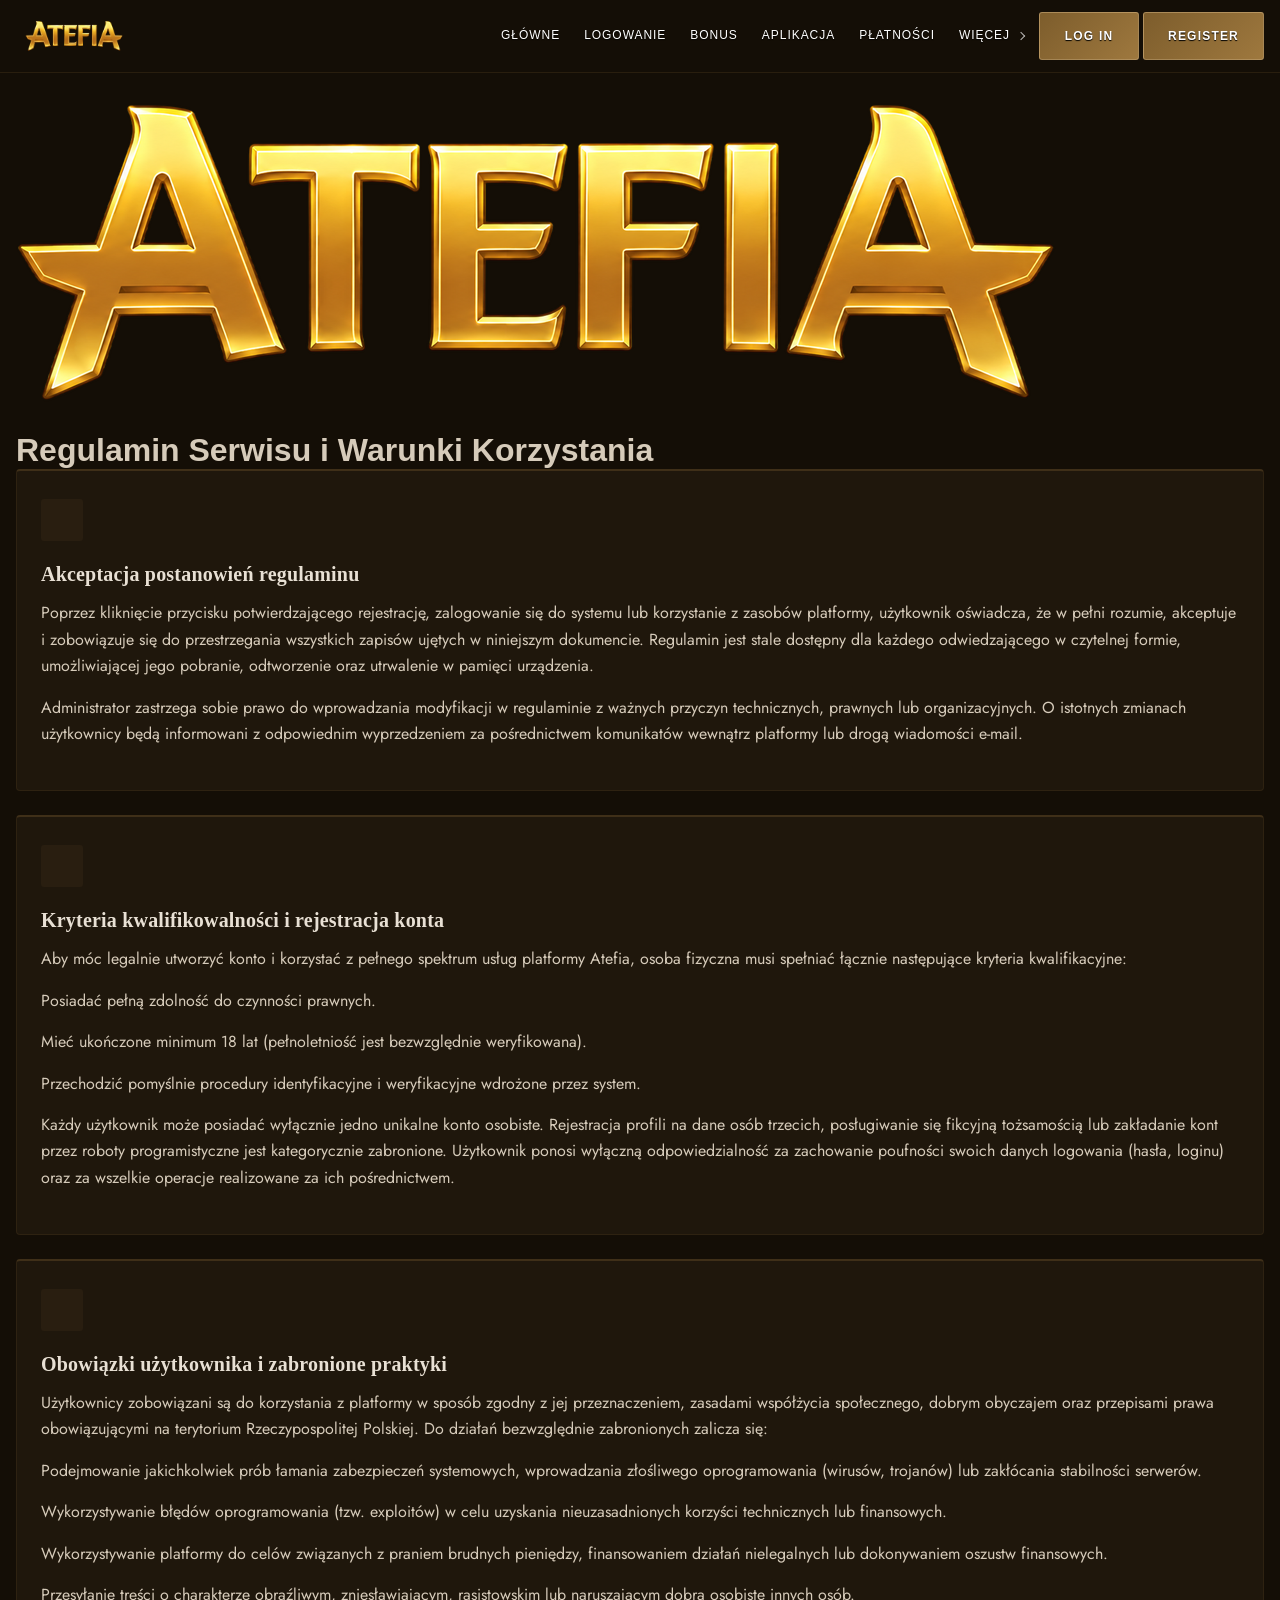
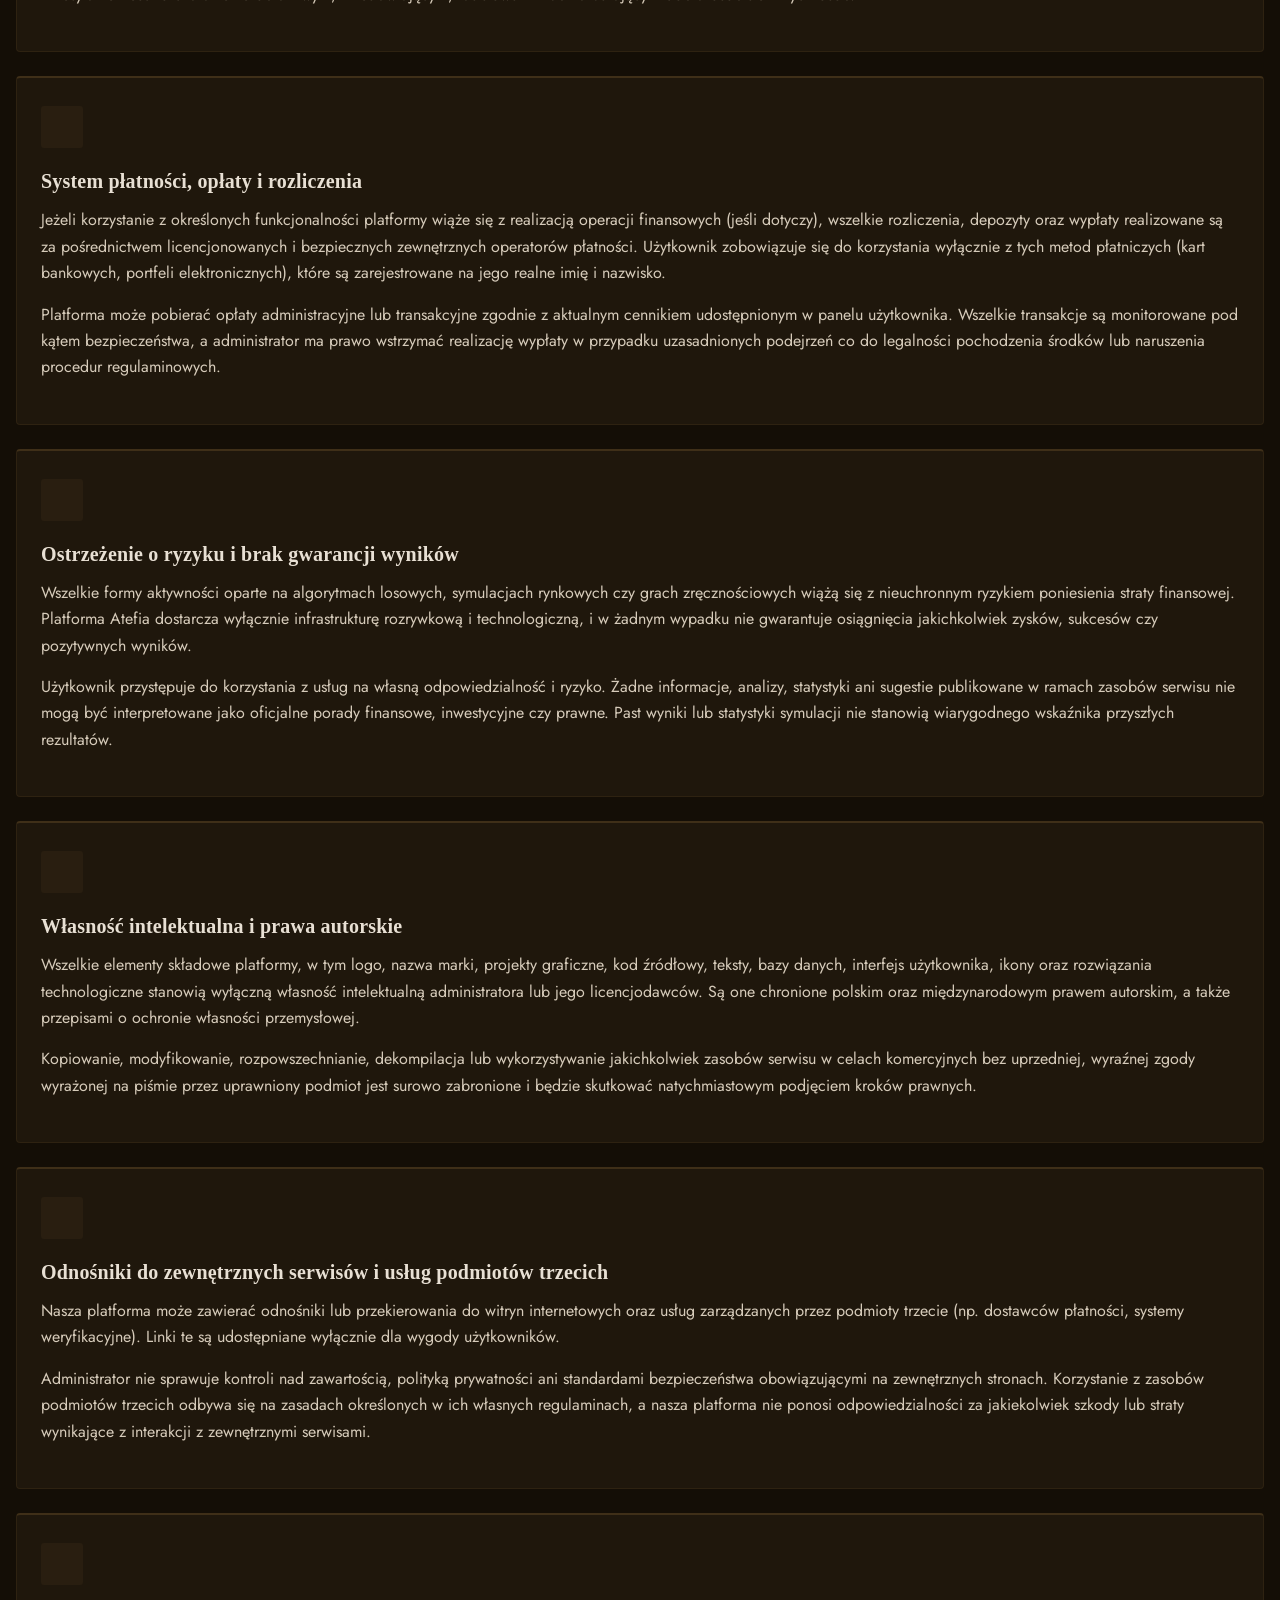
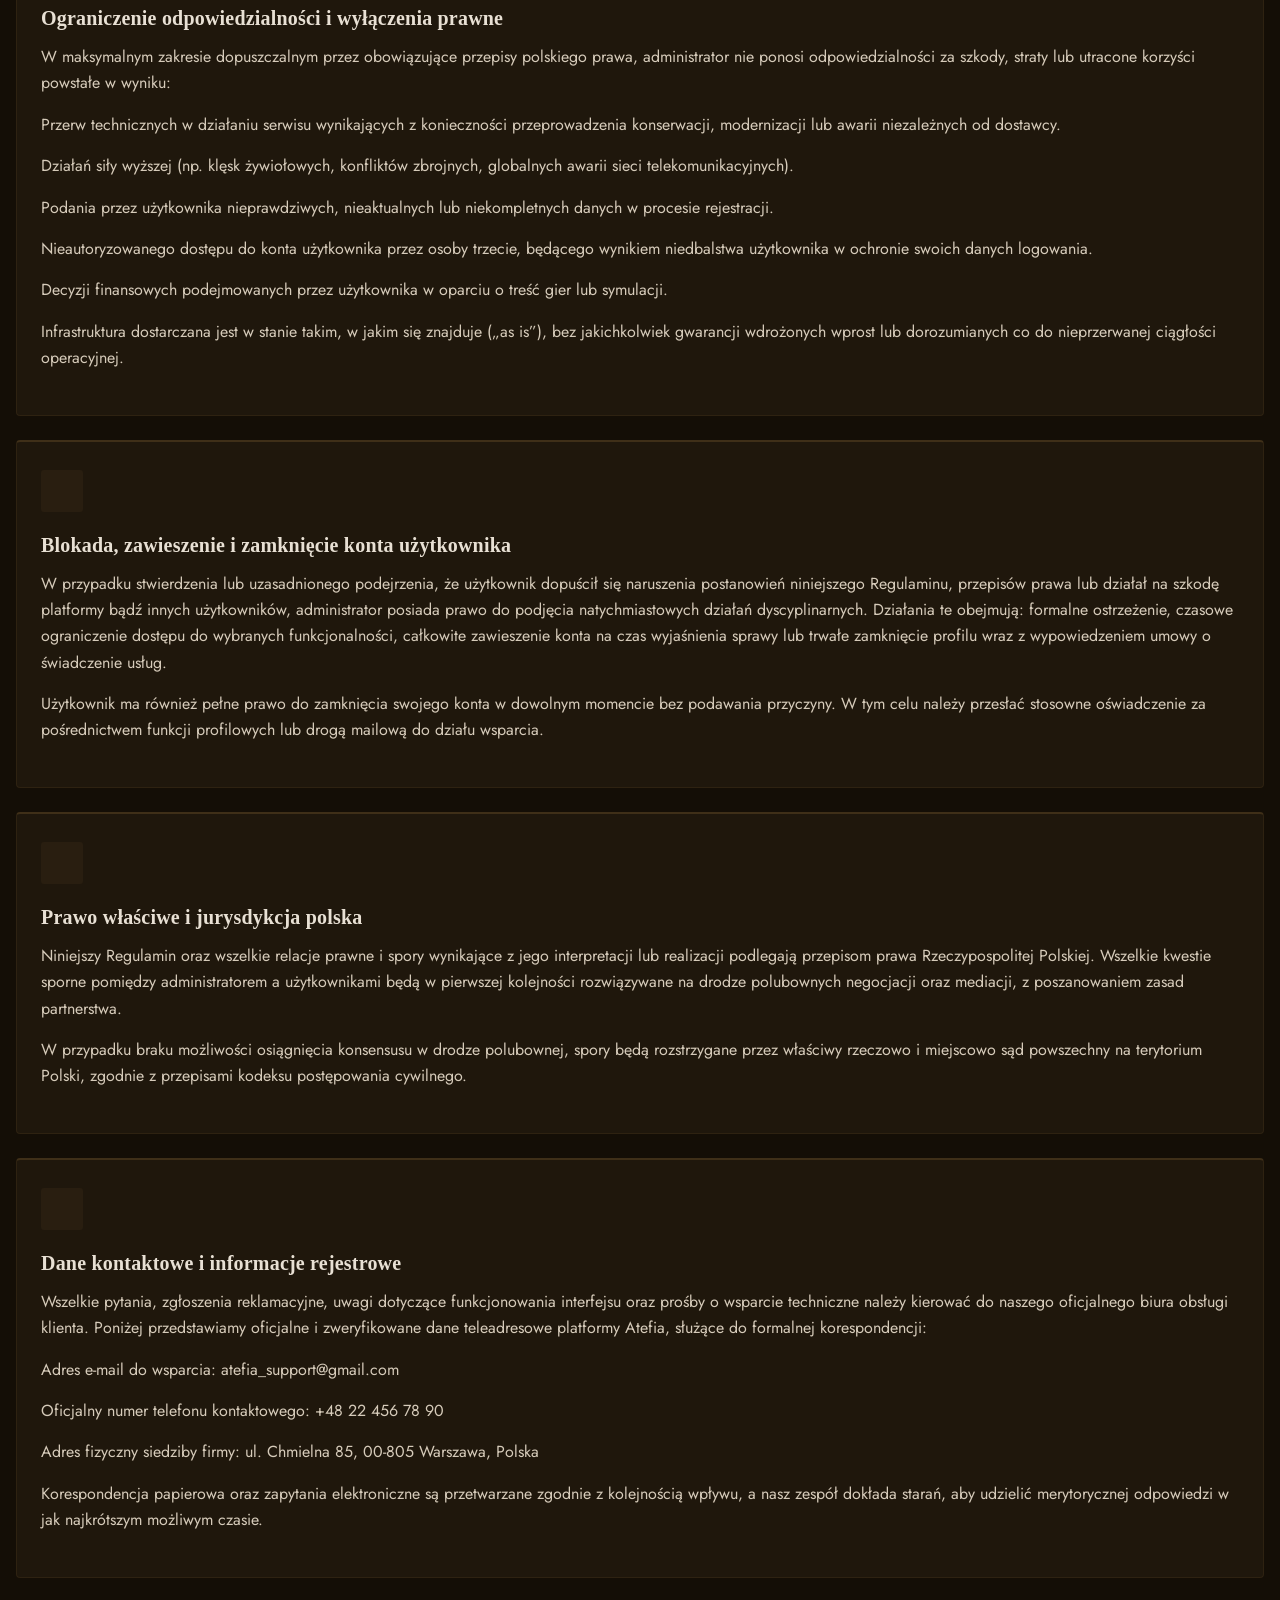
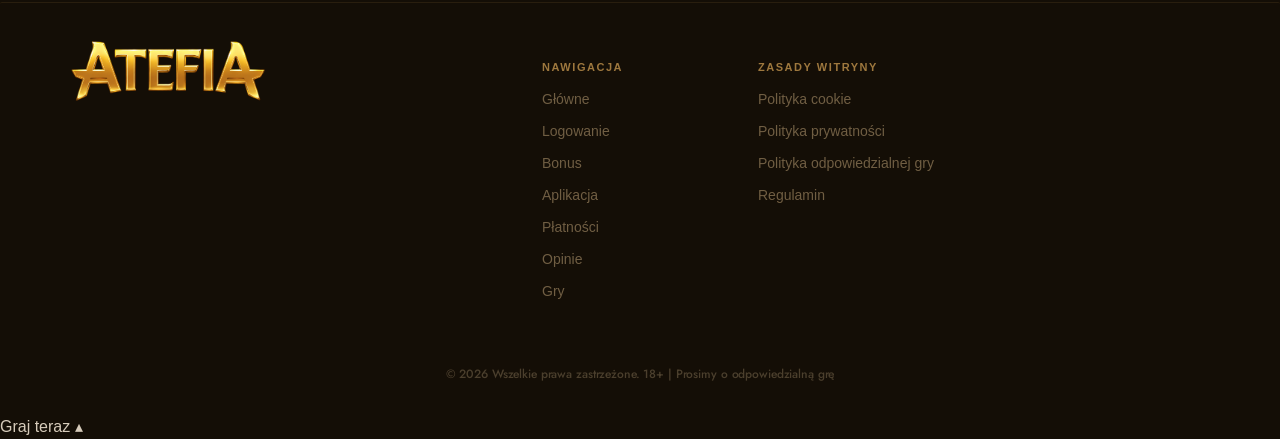
<file: terms/index.html>
<!DOCTYPE html><html lang="pl-PL"><head>
<base href="/">
<meta charset="utf-8">
<meta content="width=device-width, initial-scale=1.0" name="viewport">
<meta content="Pełny regulamin platformy Atefia. Sprawdź warunki korzystania, prawa i obowiązki użytkownika, zasady płatności oraz klauzule prawne." name="description">
<title>Regulamin Serwisu - Atefia</title>
<link href="../manifest.json" rel="manifest">
<meta content="index, follow, max-image-preview:large" name="robots">
<meta content="pl_PL" property="og:locale">
<meta content="Atefia" property="og:site_name">
<meta content="article" property="og:type">
<meta content="Regulamin Serwisu - Atefia" property="og:title">
<meta content="Pełny regulamin platformy Atefia. Sprawdź warunki korzystania, prawa i obowiązki użytkownika, zasady płatności oraz klauzule prawne." property="og:description">

<link href="https://fonts.googleapis.com" rel="preconnect">
<link crossorigin="" href="https://fonts.gstatic.com" rel="preconnect">
<link href="https://fonts.googleapis.com/css2?family=Cinzel:wght@400..900&amp;display=swap" rel="stylesheet">
<link href="https://fonts.googleapis.com/css2?family=Jost:ital,wght@0,100..900;1,100..900&amp;display=swap" rel="stylesheet">
<link href="../css/style.css" rel="stylesheet">



<link href="../css/promo-popup.css" rel="stylesheet">
<style class="auto-content-style">
    .auto-content-wrapper-giaom0 { font-family: inherit; line-height: 1.6; color: inherit; }
    .auto-content-wrapper-giaom0 p { margin-bottom: 15px; }
    .auto-content-wrapper-giaom0 h3 { font-size: 20px; font-weight: 700; margin: 25px 0 15px; }
    .auto-content-wrapper-giaom0 ul, .auto-content-wrapper-giaom0 ol { margin-bottom: 20px; padding-left: 20px; }
    .auto-content-wrapper-giaom0 li { margin-bottom: 8px; }
    .auto-content-wrapper-giaom0 table { width: 100%; border-collapse: collapse; margin: 25px 0; background: #ffffff; border: 1px solid #e5e7eb; border-radius: 8px; overflow: hidden; }
    .auto-content-wrapper-giaom0 th { background: #f3f4f6; font-weight: 600; text-align: left; padding: 12px 16px; border-bottom: 2px solid #d1d5db; }
    .auto-content-wrapper-giaom0 td { padding: 12px 16px; border-bottom: 1px solid #e5e7eb; color: #000; }
    .modern-card-giaom0 .auto-content-wrapper-giaom0 { margin-top: 0; }
    .btn-cta-main-giaom0 { display: inline-block; text-decoration: none; padding: 12px 25px; background-color: var(--color-primary, #a00000); color: #fff; border-radius: 8px; font-weight: bold; margin: 10px 0 20px; transition: 0.3s; }
    .btn-cta-main-giaom0:hover { background-color: var(--color-secondary, #f6b625); color: #fff; filter: brightness(1.1); }
    .split-side-img-giaom0 { width: 100%; height: auto; border-radius: 12px; box-shadow: 0 5px 15px rgba(0,0,0,0.1); }
    </style>
<link rel="icon" type="image/png" href="../images/fav.png"><link rel="apple-touch-icon" href="../images/fav.png">
<link rel="canonical" href="atefia-poland.net/terms/">
<meta property="og:url" content="atefia-poland.net/terms/">
<meta property="twitter:url" content="atefia-poland.net/terms/">
<link rel="alternate" hreflang="x-default" href="atefia-poland.net/terms/">
<link rel="alternate" hreflang="pl-PL" href="atefia-poland.net/terms/">
<link rel="stylesheet" href="../style-lang.css"></head>
<body>
<div id="site-preloader-giaom0">
<div class="preloader-content">
<img alt="Atefia logo" class="preloader-logo" src="../images/logo.png">
<div class="small-spinner"></div>
</div>
</div>
<header>
<div class="header__inner-giaom0">
<div class="header__logo-wrap-giaom0">
<a aria-label="Atefia home" class="header__logo" href="../" rel="home">
<img alt="Atefia logo" height="36" src="../images/logo.png" width="100">
</a>
</div>
<button aria-label="Przełącz nawigację" class="navbar-toggler-giaom0 collapsed-giaom0" type="button">
<span class="navbar-toggler-icon-giaom0"></span>
</button>
<nav class="header__navigation-giaom0" id="navbarNav-giaom0">
<ul class="header--navigation__list-giaom0" id="menu-header-giaom0"><li class="header-navigation-list__item-giaom0 menu-item nav-item"><div class="link-wrapper-giaom0"><a class="nav-link-giaom0 header-navigation-list__link-giaom0" href="../"><span itemprop="name">Główne</span></a></div></li><li class="header-navigation-list__item-giaom0 menu-item nav-item"><div class="link-wrapper-giaom0"><a class="nav-link-giaom0 header-navigation-list__link-giaom0" href="../logowanie/"><span itemprop="name">Logowanie</span></a></div></li><li class="header-navigation-list__item-giaom0 menu-item nav-item"><div class="link-wrapper-giaom0"><a class="nav-link-giaom0 header-navigation-list__link-giaom0" href="../bonus/"><span itemprop="name">Bonus</span></a></div></li><li class="header-navigation-list__item-giaom0 menu-item nav-item"><div class="link-wrapper-giaom0"><a class="nav-link-giaom0 header-navigation-list__link-giaom0" href="../app/"><span itemprop="name">Aplikacja</span></a></div></li><li class="header-navigation-list__item-giaom0 menu-item nav-item"><div class="link-wrapper-giaom0"><a class="nav-link-giaom0 header-navigation-list__link-giaom0" href="../platnosci/"><span itemprop="name">Płatności</span></a></div></li><li class="header-navigation-list__item-giaom0 menu-item nav-item has-submenu-giaom0"><div class="link-wrapper-giaom0"><a aria-expanded="false" aria-haspopup="true" class="nav-link-giaom0 header-navigation-list__link-giaom0" data-submenu-toggle-giaom0="true" href="#"><span itemprop="name">Więcej</span></a></div><ul class="header-submenu-giaom0"><li class="menu-item nav-item"><a class="nav-link-giaom0" href="../opinie/"><span itemprop="name">Opinie</span></a></li><li class="menu-item nav-item"><a class="nav-link-giaom0" href="../gry/"><span itemprop="name">Gry</span></a></li></ul></li></ul>
</nav>
<div class="header__actions-giaom0">
<button class="button-giaom0 button--xs-giaom0 button--secondary-giaom0 header--actions__item-giaom0" data-aff="true" rel="nofollow" type="button">Log in</button>
<button class="button-giaom0 button--xs-giaom0 button--secondary-giaom0 header--actions__item-giaom0" data-aff="true" rel="nofollow" type="button">Register</button>
</div>
</div>
</header>
<main>
<div class="container-giaom0">
<h1>Regulamin Serwisu i Warunki Korzystania</h1>
<article class="modern-card-giaom0 mb-4-giaom0"><i class="bi bi-journal-text modern-card-icon-giaom0"></i><h2>Akceptacja postanowień regulaminu</h2><div class="auto-content-wrapper-giaom0"><p class="c0">Poprzez kliknięcie przycisku potwierdzającego rejestrację, zalogowanie się do systemu lub korzystanie z zasobów platformy, użytkownik oświadcza, że w pełni rozumie, akceptuje i zobowiązuje się do przestrzegania wszystkich zapisów ujętych w niniejszym dokumencie. Regulamin jest stale dostępny dla każdego odwiedzającego w czytelnej formie, umożliwiającej jego pobranie, odtworzenie oraz utrwalenie w pamięci urządzenia.</p>
<p class="c0">Administrator zastrzega sobie prawo do wprowadzania modyfikacji w regulaminie z ważnych przyczyn technicznych, prawnych lub organizacyjnych. O istotnych zmianach użytkownicy będą informowani z odpowiednim wyprzedzeniem za pośrednictwem komunikatów wewnątrz platformy lub drogą wiadomości e-mail.</p></div></article><article class="modern-card-giaom0 mb-4-giaom0"><i class="bi bi-journal-text modern-card-icon-giaom0"></i><h2>Kryteria kwalifikowalności i rejestracja konta</h2><div class="auto-content-wrapper-giaom0"><p class="c0">Aby móc legalnie utworzyć konto i korzystać z pełnego spektrum usług platformy Atefia, osoba fizyczna musi spełniać łącznie następujące kryteria kwalifikacyjne:</p>
<p class="c0">Posiadać pełną zdolność do czynności prawnych.</p>
<p class="c0">Mieć ukończone minimum 18 lat (pełnoletniość jest bezwzględnie weryfikowana).</p>
<p class="c0">Przechodzić pomyślnie procedury identyfikacyjne i weryfikacyjne wdrożone przez system.</p>
<p class="c0">Każdy użytkownik może posiadać wyłącznie jedno unikalne konto osobiste. Rejestracja profili na dane osób trzecich, posługiwanie się fikcyjną tożsamością lub zakładanie kont przez roboty programistyczne jest kategorycznie zabronione. Użytkownik ponosi wyłączną odpowiedzialność za zachowanie poufności swoich danych logowania (hasła, loginu) oraz za wszelkie operacje realizowane za ich pośrednictwem.</p></div></article><article class="modern-card-giaom0 mb-4-giaom0"><i class="bi bi-journal-text modern-card-icon-giaom0"></i><h2>Obowiązki użytkownika i zabronione praktyki</h2><div class="auto-content-wrapper-giaom0"><p class="c0">Użytkownicy zobowiązani są do korzystania z platformy w sposób zgodny z jej przeznaczeniem, zasadami współżycia społecznego, dobrym obyczajem oraz przepisami prawa obowiązującymi na terytorium Rzeczypospolitej Polskiej. Do działań bezwzględnie zabronionych zalicza się:</p>
<p class="c0">Podejmowanie jakichkolwiek prób łamania zabezpieczeń systemowych, wprowadzania złośliwego oprogramowania (wirusów, trojanów) lub zakłócania stabilności serwerów.</p>
<p class="c0">Wykorzystywanie błędów oprogramowania (tzw. exploitów) w celu uzyskania nieuzasadnionych korzyści technicznych lub finansowych.</p>
<p class="c0">Wykorzystywanie platformy do celów związanych z praniem brudnych pieniędzy, finansowaniem działań nielegalnych lub dokonywaniem oszustw finansowych.</p>
<p class="c0">Przesyłanie treści o charakterze obraźliwym, zniesławiającym, rasistowskim lub naruszającym dobra osobiste innych osób.</p></div></article><article class="modern-card-giaom0 mb-4-giaom0"><i class="bi bi-journal-text modern-card-icon-giaom0"></i><h2>System płatności, opłaty i rozliczenia</h2><div class="auto-content-wrapper-giaom0"><p class="c0">Jeżeli korzystanie z określonych funkcjonalności platformy wiąże się z realizacją operacji finansowych (jeśli dotyczy), wszelkie rozliczenia, depozyty oraz wypłaty realizowane są za pośrednictwem licencjonowanych i bezpiecznych zewnętrznych operatorów płatności. Użytkownik zobowiązuje się do korzystania wyłącznie z tych metod płatniczych (kart bankowych, portfeli elektronicznych), które są zarejestrowane na jego realne imię i nazwisko.</p>
<p class="c0">Platforma może pobierać opłaty administracyjne lub transakcyjne zgodnie z aktualnym cennikiem udostępnionym w panelu użytkownika. Wszelkie transakcje są monitorowane pod kątem bezpieczeństwa, a administrator ma prawo wstrzymać realizację wypłaty w przypadku uzasadnionych podejrzeń co do legalności pochodzenia środków lub naruszenia procedur regulaminowych.</p></div></article><article class="modern-card-giaom0 mb-4-giaom0"><i class="bi bi-journal-text modern-card-icon-giaom0"></i><h2>Ostrzeżenie o ryzyku i brak gwarancji wyników</h2><div class="auto-content-wrapper-giaom0"><p class="c0">Wszelkie formy aktywności oparte na algorytmach losowych, symulacjach rynkowych czy grach zręcznościowych wiążą się z nieuchronnym ryzykiem poniesienia straty finansowej. Platforma Atefia dostarcza wyłącznie infrastrukturę rozrywkową i technologiczną, i w żadnym wypadku nie gwarantuje osiągnięcia jakichkolwiek zysków, sukcesów czy pozytywnych wyników.</p>
<p class="c0">Użytkownik przystępuje do korzystania z usług na własną odpowiedzialność i ryzyko. Żadne informacje, analizy, statystyki ani sugestie publikowane w ramach zasobów serwisu nie mogą być interpretowane jako oficjalne porady finansowe, inwestycyjne czy prawne. Past wyniki lub statystyki symulacji nie stanowią wiarygodnego wskaźnika przyszłych rezultatów.</p></div></article><article class="modern-card-giaom0 mb-4-giaom0"><i class="bi bi-journal-text modern-card-icon-giaom0"></i><h2>Własność intelektualna i prawa autorskie</h2><div class="auto-content-wrapper-giaom0"><p class="c0">Wszelkie elementy składowe platformy, w tym logo, nazwa marki, projekty graficzne, kod źródłowy, teksty, bazy danych, interfejs użytkownika, ikony oraz rozwiązania technologiczne stanowią wyłączną własność intelektualną administratora lub jego licencjodawców. Są one chronione polskim oraz międzynarodowym prawem autorskim, a także przepisami o ochronie własności przemysłowej.</p>
<p class="c0">Kopiowanie, modyfikowanie, rozpowszechnianie, dekompilacja lub wykorzystywanie jakichkolwiek zasobów serwisu w celach komercyjnych bez uprzedniej, wyraźnej zgody wyrażonej na piśmie przez uprawniony podmiot jest surowo zabronione i będzie skutkować natychmiastowym podjęciem kroków prawnych.</p></div></article><article class="modern-card-giaom0 mb-4-giaom0"><i class="bi bi-journal-text modern-card-icon-giaom0"></i><h2>Odnośniki do zewnętrznych serwisów i usług podmiotów trzecich</h2><div class="auto-content-wrapper-giaom0"><p class="c0">Nasza platforma może zawierać odnośniki lub przekierowania do witryn internetowych oraz usług zarządzanych przez podmioty trzecie (np. dostawców płatności, systemy weryfikacyjne). Linki te są udostępniane wyłącznie dla wygody użytkowników.</p>
<p class="c0">Administrator nie sprawuje kontroli nad zawartością, polityką prywatności ani standardami bezpieczeństwa obowiązującymi na zewnętrznych stronach. Korzystanie z zasobów podmiotów trzecich odbywa się na zasadach określonych w ich własnych regulaminach, a nasza platforma nie ponosi odpowiedzialności za jakiekolwiek szkody lub straty wynikające z interakcji z zewnętrznymi serwisami.</p></div></article><article class="modern-card-giaom0 mb-4-giaom0"><i class="bi bi-journal-text modern-card-icon-giaom0"></i><h2>Ograniczenie odpowiedzialności i wyłączenia prawne</h2><div class="auto-content-wrapper-giaom0"><p class="c0">W maksymalnym zakresie dopuszczalnym przez obowiązujące przepisy polskiego prawa, administrator nie ponosi odpowiedzialności za szkody, straty lub utracone korzyści powstałe w wyniku:</p>
<p class="c0">Przerw technicznych w działaniu serwisu wynikających z konieczności przeprowadzenia konserwacji, modernizacji lub awarii niezależnych od dostawcy.</p>
<p class="c0">Działań siły wyższej (np. klęsk żywiołowych, konfliktów zbrojnych, globalnych awarii sieci telekomunikacyjnych).</p>
<p class="c0">Podania przez użytkownika nieprawdziwych, nieaktualnych lub niekompletnych danych w procesie rejestracji.</p>
<p class="c0">Nieautoryzowanego dostępu do konta użytkownika przez osoby trzecie, będącego wynikiem niedbalstwa użytkownika w ochronie swoich danych logowania.</p>
<p class="c0">Decyzji finansowych podejmowanych przez użytkownika w oparciu o treść gier lub symulacji.</p>
<p class="c0">Infrastruktura dostarczana jest w stanie takim, w jakim się znajduje („as is”), bez jakichkolwiek gwarancji wdrożonych wprost lub dorozumianych co do nieprzerwanej ciągłości operacyjnej.</p></div></article><article class="modern-card-giaom0 mb-4-giaom0"><i class="bi bi-journal-text modern-card-icon-giaom0"></i><h2>Blokada, zawieszenie i zamknięcie konta użytkownika</h2><div class="auto-content-wrapper-giaom0"><p class="c0">W przypadku stwierdzenia lub uzasadnionego podejrzenia, że użytkownik dopuścił się naruszenia postanowień niniejszego Regulaminu, przepisów prawa lub działał na szkodę platformy bądź innych użytkowników, administrator posiada prawo do podjęcia natychmiastowych działań dyscyplinarnych. Działania te obejmują: formalne ostrzeżenie, czasowe ograniczenie dostępu do wybranych funkcjonalności, całkowite zawieszenie konta na czas wyjaśnienia sprawy lub trwałe zamknięcie profilu wraz z wypowiedzeniem umowy o świadczenie usług.</p>
<p class="c0">Użytkownik ma również pełne prawo do zamknięcia swojego konta w dowolnym momencie bez podawania przyczyny. W tym celu należy przesłać stosowne oświadczenie za pośrednictwem funkcji profilowych lub drogą mailową do działu wsparcia.</p></div></article><article class="modern-card-giaom0 mb-4-giaom0"><i class="bi bi-journal-text modern-card-icon-giaom0"></i><h2>Prawo właściwe i jurysdykcja polska</h2><div class="auto-content-wrapper-giaom0"><p class="c0">Niniejszy Regulamin oraz wszelkie relacje prawne i spory wynikające z jego interpretacji lub realizacji podlegają przepisom prawa Rzeczypospolitej Polskiej. Wszelkie kwestie sporne pomiędzy administratorem a użytkownikami będą w pierwszej kolejności rozwiązywane na drodze polubownych negocjacji oraz mediacji, z poszanowaniem zasad partnerstwa.</p>
<p class="c0">W przypadku braku możliwości osiągnięcia konsensusu w drodze polubownej, spory będą rozstrzygane przez właściwy rzeczowo i miejscowo sąd powszechny na terytorium Polski, zgodnie z przepisami kodeksu postępowania cywilnego.</p></div></article><article class="modern-card-giaom0 mb-4-giaom0"><i class="bi bi-journal-text modern-card-icon-giaom0"></i><h2>Dane kontaktowe i informacje rejestrowe</h2><div class="auto-content-wrapper-giaom0"><p class="c0">Wszelkie pytania, zgłoszenia reklamacyjne, uwagi dotyczące funkcjonowania interfejsu oraz prośby o wsparcie techniczne należy kierować do naszego oficjalnego biura obsługi klienta. Poniżej przedstawiamy oficjalne i zweryfikowane dane teleadresowe platformy Atefia, służące do formalnej korespondencji:</p>
<p class="c0">Adres e-mail do wsparcia: atefia_support@gmail.com</p>
<p class="c0">Oficjalny numer telefonu kontaktowego: +48 22 456 78 90</p>
<p class="c0">Adres fizyczny siedziby firmy: ul. Chmielna 85, 00-805 Warszawa, Polska</p>
<p class="c0">Korespondencja papierowa oraz zapytania elektroniczne są przetwarzane zgodnie z kolejnością wpływu, a nasz zespół dokłada starań, aby udzielić merytorycznej odpowiedzi w jak najkrótszym możliwym czasie.</p></div></article></div>
</main>
<footer>
<div class="footer__head-block-giaom0">
<img alt="Atefia logo" height="72" src="../images/logo.png" width="200">
<div class="footer__menus-giaom0">
<div class="footer__menu-block-giaom0">
<div class="footer__menu-heading-giaom0">Nawigacja</div>
<ul class="footer__menu-list-giaom0" id="menu-footer-1-giaom0"><li class="menu-item nav-item"><a href="../">Główne</a></li><li class="menu-item nav-item"><a href="../logowanie/">Logowanie</a></li><li class="menu-item nav-item"><a href="../bonus/">Bonus</a></li><li class="menu-item nav-item"><a href="../app/">Aplikacja</a></li><li class="menu-item nav-item"><a href="../platnosci/">Płatności</a></li><li class="menu-item nav-item"><a href="../opinie/">Opinie</a></li><li class="menu-item nav-item"><a href="../gry/">Gry</a></li></ul>
</div>
<div class="footer__menu-block-giaom0">
<div class="footer__menu-heading-giaom0">Zasady witryny</div>
<ul class="footer__menu-list-giaom0" id="menu-footer-2-giaom0"><li class="menu-item nav-item"><a href="../cookie/">Polityka cookie</a></li><li class="menu-item nav-item"><a href="../privacy/">Polityka prywatności</a></li><li class="menu-item nav-item"><a href="../responsible/">Polityka odpowiedzialnej gry</a></li><li class="menu-item nav-item"><a href="./">Regulamin</a></li></ul>
</div>
</div>
</div>
<div class="footer__legal-info-giaom0">
<p class="legal-info__text-giaom0">
        © <span id="footer__date-giaom0">2026</span> Wszelkie prawa zastrzeżone. 18+ | Prosimy o odpowiedzialną grę
      </p>
</div>
</footer>
<button aria-label="Przewiń na górę" class="button-giaom0 button--primary-giaom0" id="scrollToTopBtn-giaom0" title="Przejdź na górę">▴</button>
<div class="mobile-fixed-button">
<button class="mobile-fixed-button-link" data-aff="true" rel="nofollow" type="button">Graj teraz</button>
<a aria-label="Przewiń na górę" class="mobile-scroll-top" href="#">▴</a>
</div>
<script defer="" src="../js/asset_hv6iaemq.js"></script>
<script defer="" src="../js/asset_146dniw8.js"></script>
<div aria-labelledby="promo-popup-title-giaom0" aria-modal="true" class="promo-overlay-giaom0" id="promo-overlay-giaom0" role="dialog">
<div class="promo-popup-giaom0">
<div class="promo-popup-bg-giaom0"></div>
<button aria-label="Zamknij" class="promo-btn-close-giaom0" id="promo-close-btn-giaom0">✕</button>
<div class="promo-popup-inner-giaom0">
<p class="promo-tagline-giaom0">Start your winning streak!</p>
<h2 class="promo-headline-giaom0" id="promo-popup-title-giaom0">Get <span>25&nbsp;000<br>złote monety</span><br>FOR FREE!</h2>
<div class="promo-coins-badge-giaom0">
<span class="promo-coins-icon-giaom0">🪙</span>
<span class="promo-coins-text-giaom0">+2,5 monety Spree</span>
</div>
<button class="promo-btn-cta-giaom0" data-aff="true" rel="nofollow" type="button">Graj teraz</button>
</div>
</div>
</div>
<script src="../js/asset_xgkgp9q8.js"></script>


<script src="../script-lang.js" defer=""></script></body></html>
</file>
<file: css/style.css>
*,
*::before,
*::after {
  --stb-transition-time: 200ms;

  box-sizing: border-box;
}

* {
  margin: 0;
  padding: 0;
}

html,
body {
  height: 100%;
}

html {
  font-size: 16px;
  font-family: "Cinzel", serif;
  color: #fff;
  background-color: rgb(4 5 3);
}

body {
  -webkit-font-smoothing: antialiased;
  text-rendering: optimizeLegibility;
  position: relative;
  line-height: 1.5;
}

img,
picture,
video,
canvas {
  display: block;
  max-width: 100%;
}

input,
button,
textarea,
select {
  font: inherit;
}

ul[role="list"],
ol[role="list"] {
  list-style: none;
  padding: 0;
}

a {
  text-decoration: none;
  color: inherit;
}

button {
  background: none;
  border: 0;
  padding: 0;
  color: inherit;
  cursor: pointer;
}

table {
  border-collapse: collapse;
  border-spacing: 0;
}

fieldset {
  border: 0;
  margin: 0;
  padding: 0;
}

blockquote,
q {
  quotes: none;
}
blockquote::before,
blockquote::after,
q::before,
q::after {
  content: "";
}

:root {
  -webkit-text-size-adjust: 100%;
  text-size-adjust: 100%;
}

@media (prefers-reduced-motion: reduce) {
  html:focus-within {
    scroll-behavior: auto;
  }
  *,
  *::before,
  *::after {
    animation-duration: 0.01ms !important;
    animation-iteration-count: 1 !important;
    transition-duration: 0.01ms !important;
    scroll-behavior: auto !important;
  }
}

.container-giaom0 {
  width: 100%;
  margin: 0 auto;
  max-width: 1296px;
  padding-inline: 16px;
}

@media (min-width: 768px) {
  .container-giaom0 {
    max-width: 992px;
  }
}

@media (min-width: 1280px) {
  .container-giaom0 {
    max-width: 992px;
  }
}
@media (min-width: 1280px) {
  .container-giaom0 {
    max-width: 1280px;
  }
}

.button-giaom0 {
  --stb-button-loading-dimension: 20px;

  position: relative;
  display: inline-grid;
  grid-auto-flow: column;
  justify-items: center;
  align-items: center;
  justify-content: center;
  grid-column-gap: 8px;
  font-family: var(--stb-font-accent);
  text-align: center;
  font-weight: 900;
  line-height: var(--stb-button-line-height);
  text-transform: var(--stb-text-transform-style);
  text-shadow: 0 0.8px 1px #000;
  cursor: pointer;
  z-index: 0;
  padding: var(--stb-button-top-padding, 0)
    var(--stb-button-horizontal-padding, 0) var(--stb-button-bottom-padding, 0);
  font-size: var(--stb-button-font-size, 0);
  min-height: var(--stb-button-min-height, 35px);
  text-transform: uppercase;
  transition:
    background var(--stb-transition-time),
    box-shadow var(--stb-transition-time),
    opacity var(--stb-transition-time),
    color var(--stb-transition-time);
}

.button-giaom0::before,
.button-giaom0::after {
  content: "";
  position: absolute;
  pointer-events: none;
  transition:
    opacity var(--stb-transition-time),
    color var(--stb-transition-time);
}

.button-giaom0::before {
  opacity: var(--stb-button-hover-opacity);
}

.button-giaom0::after {
  opacity: var(--stb-button-active-opacity);
}

.button--primary-giaom0 {
  --stb-btn-text-color: rgb(48,40,29);
  --stb-button-active-opacity: 0;
  --stb-button-hover-opacity: 0;

  position: relative;
  color: rgb(255, 255, 255);
  background:
    url(/assets/images/buttons/default/primary/button-left-primary.png),
    url(/assets/images/buttons/default/primary/button-middle-primary.png),
    url(/assets/images/buttons/default/primary/button-right-primary.png);
  background-repeat: no-repeat;
  background-size:
    36.4px 100%,
    calc(100% - 72px) 100%,
    36.4px 100%;
  background-position:
    left center,
    center,
    right center;
  transition:
    background var(--stb-transition-time),
    opacity var(--stb-transition-time),
    color var(--stb-transition-time);
}

.button--primary-giaom0::before {
  background:
    url(/assets/images/buttons/hover/primary/button-left-primary.png),
    url(/assets/images/buttons/hover/primary/button-middle-primary.png),
    url(/assets/images/buttons/hover/primary/button-right-primary.png);
  background-repeat: no-repeat;
  background-size:
    36.4px 100%,
    calc(100% - 72px) 100%,
    36.4px 100%;
  background-position:
    left center,
    center,
    right center;
  z-index: -1;
  width: 100%;
  height: 100%;
  left: 0;
  top: 0;
  opacity: var(--stb-button-hover-opacity);
}

.button--primary-giaom0::after {
  background:
    url(/assets/images/buttons/active/primary/button-left-primary.png),
    url(/assets/images/buttons/active/primary/button-middle-primary.png),
    url(/assets/images/buttons/active/primary/button-right-primary.png);
  background-repeat: no-repeat;
  background-size:
    36.4px 100%,
    calc(100% - 72px) 100%,
    36.4px 100%;
  background-position:
    left center,
    center,
    right center;
  z-index: -1;
  width: 100%;
  height: 100%;
  left: 0;
  top: 0;
  opacity: var(--stb-button-active-opacity);
}

@media screen and (min-width: 1280px) {
  .button--primary-giaom0,
  .button--primary-giaom0::before,
  .button--primary-giaom0::after {
    background-size:
      36px 100%,
      calc(100% - 66px) 100%,
      36px 100%;
  }
}

@media (hover: hover) and (pointer: fine) {
  .button--primary-giaom0:hover {
    --stb-button-hover-opacity: 1;
  }
}

.button--primary-giaom0:active {
  --stb-button-active-opacity: 1;
}

.button--secondary-giaom0 {
  --stb-button-active-opacity: 0;
  --stb-button-hover-opacity: 0;
  background:
    url(/assets/images/buttons/default/secondary/button-left-secondary.png),
    url(/assets/images/buttons/default/secondary/button-middle-secondary.png),
    url(/assets/images/buttons/default/secondary/button-right-secondary.png);
}

.button--secondary-giaom0::before {
  background:
    url(/assets/images/buttons/hover/secondary/button-left-secondary.png),
    url(/assets/images/buttons/hover/secondary/button-middle-secondary.png),
    url(/assets/images/buttons/hover/secondary/button-right-secondary.png);
  z-index: -1;
  width: 100%;
  height: 100%;
  left: 0;
  top: 0;
  opacity: var(--stb-button-hover-opacity);
}

.button--secondary-giaom0::after {
  background:
    url(/assets/images/buttons/active/secondary/button-left-secondary.png),
    url(/assets/images/buttons/active/secondary/button-middle-secondary.png),
    url(/assets/images/buttons/active/secondary/button-right-secondary.png);
  z-index: -1;
  width: 100%;
  height: 100%;
  left: 0;
  top: 0;
  opacity: var(--stb-button-active-opacity);
}

.button--secondary-giaom0,
.button--secondary-giaom0::before,
.button--secondary-giaom0::after {
  background-repeat: no-repeat;
  background-size:
    31px 100%,
    calc(100% - 60px) 100%,
    31px 100%;
  background-position:
    left center,
    center,
    right center;
}

@media (hover: hover) and (pointer: fine) {
  .button--secondary-giaom0:hover {
    --stb-button-hover-opacity: 1;
  }
}

.button--secondary-giaom0:active {
  --stb-button-active-opacity: 1;
}

.button--tertiary {
  --stb-button-active-opacity: 0;
  --stb-button-hover-opacity: 0;
  background:
    url(/assets/images/buttons/default/tertiary/button-left-tertiary.png),
    url(/assets/images/buttons/default/tertiary/button-middle-tertiary.png),
    url(/assets/images/buttons/default/tertiary/button-right-tertiary.png);
}

.button--tertiary::before {
  background:
    url(/assets/images/buttons/hover/tertiary/button-left-tertiary.png),
    url(/assets/images/buttons/hover/tertiary/button-middle-tertiary.png),
    url(/assets/images/buttons/hover/tertiary/button-right-tertiary.png);
  z-index: -1;
  width: 100%;
  height: 100%;
  left: 0;
  top: 0;
  opacity: var(--stb-button-hover-opacity);
}

.button--tertiary::after {
  background:
    url(/assets/images/buttons/active/tertiary/button-left-tertiary.png),
    url(/assets/images/buttons/active/tertiary/button-middle-tertiary.png),
    url(/assets/images/buttons/active/tertiary/button-right-tertiary.png);
  z-index: -1;
  width: 100%;
  height: 100%;
  left: 0;
  top: 0;
  opacity: var(--stb-button-active-opacity);
}

.button--tertiary,
.button--tertiary::before,
.button--tertiary::after {
  background-repeat: no-repeat;
  background-size:
    31px 100%,
    calc(100% - 60px) 100%,
    31px 100%;
  background-position:
    left center,
    center,
    right center;
}

@media (hover: hover) and (pointer: fine) {
  .button--tertiary:hover {
    --stb-button-hover-opacity: 1;
  }
}

.button--tertiary:active {
  --stb-button-active-opacity: 1;
}

.button--l {
  --stb-button-line-height: 1.12;
  --stb-button-loading-dimension: 24px;
  --stb-button-box-shadow-default: 0 2px 0 0;
  --stb-button-box-shadow-active: 0 8px 0 0;
  --stb-button-top-padding: 27px;
  --stb-button-bottom-padding: 25px;
  --stb-button-horizontal-padding: 40px;
  --stb-button-font-size: 40px;
  --stb-button-border-radius: 24px;
  --stb-button-border-width: 2px;
  --stb-button-min-height: 78px;
}

.button--m-giaom0 {
  --stb-button-line-height: 1;
  --stb-button-top-padding: 4px;
  --stb-button-horizontal-padding: 26px;
  --stb-button-font-size: 20px;
  --stb-button-min-height: 56px;
}

.button--s-giaom0 {
  --stb-button-line-height: 1;
  --stb-button-top-padding: 14px;
  --stb-button-bottom-padding: 13px;
  --stb-button-horizontal-padding: 24px;
  --stb-button-font-size: 16px;
  --stb-button-min-height: 48px;
}

.button--xs-giaom0 {
  --stb-button-line-height: 1;
  --stb-button-top-padding: 12px;
  --stb-button-bottom-padding: 12px;
  --stb-button-horizontal-padding: 12px;
  --stb-button-font-size: 12px;
  --stb-button-min-height: 36px;
}

@media (min-width: 1280px) {
  .button--xs-giaom0 {
    --stb-button-line-height: 1;
    --stb-button-top-padding: 16px;
    --stb-button-bottom-padding: 16px;
    --stb-button-horizontal-padding: 24px;
    --stb-button-font-size: 16px;
    --stb-button-min-height: 48px;

    letter-spacing: -0.03em;
  }
}

.button-giaom0:focus-visible,
a:focus-visible,
.terms__button:focus-visible {
  outline: 3px solid #F0BE74;
  outline-offset: 2px;
}

header {
  position: relative;
  padding: 12px 0;
  background: rgb(21,20,24);
}
header::after {
  position: absolute;
  content: "";
  bottom: 0;
  width: 100%;
  height: 2px;
  background: linear-gradient(180deg, rgb(12,12,8) 50%, rgb(32,29,30) 50%);
}

.header__inner-giaom0 {
  width: 100%;
  height: 100%;
  display: flex;
  padding-inline: 12px;
  justify-content: space-between;
  align-items: center;
}

@media (min-width: 1280px) {
  .header__inner-giaom0 {
    padding-inline-start: 24px;
    padding-inline-end: 16px;
  }
}

.header__navigation-giaom0 {
  display: none;
}

@media (min-width: 1280px) {
  .header__navigation-giaom0 {
    display: block;
    margin-left: auto;
    width: 100%;
  }
}

.header--navigation__list-giaom0 {
  flex-wrap: wrap;
  display: flex;
  align-items: center;
}
.header-navigation-list__item-giaom0 {
  position: relative;
  display: flex;
  justify-content: center;
  align-items: center;
  color: rgb(229,215,195);
  text-shadow: 0 1px 1px rgb(4,5,3);
  font-family: "Jost", sans-serif;
  font-size: 14px;
  font-weight: 500;
  line-height: 1.28;
  letter-spacing: -0.01em;
  text-transform: uppercase;
  cursor: pointer;
}

.header-navigation-list__item-giaom0::before {
  position: absolute;
  content: "";
  width: 100%;
  height: 64px;
  left: 0;
  background-image: url(/assets/images/header/header-links-bg-hover.png);
  background-repeat: no-repeat;
  background-position: top center;
  background-size: 100px 64px;
  pointer-events: none;
  opacity: var(--stb-header-link-opacity-hover, 0);
  transition: opacity var(--stb-transition-time);
}

.header-navigation-list__item-giaom0::after {
  position: absolute;
  content: "";
  width: 100%;
  height: 64px;
  left: 0;
  background-image: url(/assets/images/header/header-links-bg-active.png);
  background-repeat: no-repeat;
  background-position: top center;
  background-size: 100px 64px;
  pointer-events: none;
  opacity: var(--stb-header-link-opacity-active, 0);
  transition: opacity var(--stb-transition-time);
}

.header-navigation-list__item-giaom0:hover {
  --stb-header-link-opacity-hover: 1;

  color: rgb(239,234,227);
}

.header-navigation-list__item-giaom0:active {
  --stb-header-link-opacity-active: 1;

  color: rgb(233,181,103);
}

.header__actions-giaom0 {
  flex-direction: column;
  flex: 0 0 auto;
  display: flex;
  gap: 4px;
  flex-grow: 1;
  justify-content: end;
  margin-left: 15px;
}
@media (min-width: 399px) {
.header__actions-giaom0 {
  flex-direction: row;
}
}

.header--actions__item-giaom0 {
  min-width: 100px;
}

@media (min-width: 1280px) {
  .hero-giaom0 {
    padding-inline-start: 150px;
    padding-inline-end: 180px;
  }
}

.hero__wrapper-giaom0 {
  height: 540px;
  width: 100%;
  display: flex;
  justify-content: center;
  background-image: url(../assets/images/main-banner/main_banner_mobile.jpg);
  background-size: 768px 540px;
  background-repeat: no-repeat;
  background-position: center;
  margin: 0 auto;
  overflow: hidden;
}

@media (min-width: 768px) {
  .hero__wrapper-giaom0 {
    background-image: url(../assets/images/main-banner/main_banner_desktop.jpg);
    background-size: cover;
    background-position: top right;
    height: 444px;
    max-width: 1280px;
  }
}

@media (min-width: 1280px) {
  .hero__wrapper-giaom0 {
    background-position: top center;
  }
}

.hero__content-giaom0 {
  padding-inline: 24px;
  display: flex;
  flex-direction: column;
  align-items: center;
}

@media (min-width: 768px) {
  .hero__content-giaom0 {
    flex-direction: row;
    justify-content: space-between;
  }
}

@media (min-width: 1280px) {
  .hero__content-giaom0 {
    padding-inline-start: 0px;
    padding-inline-end: 10px;
  }
}

.hero__inner-giaom0 {
  display: flex;
  flex-direction: column;
  margin-bottom: 68px;
  padding-top: 130px;
  min-width: 500px;
  max-width: 364px;
  padding-inline: 8px;
}

@media (min-width: 412px) {
  .hero__inner-giaom0 {
    display: flex;
    flex-direction: column;
    margin-bottom: 68px;
    padding-top: 130px;
    min-width: 360px;
    max-width: 504px;
    padding-inline: 0;
  }
}

@media (min-width: 768px) {
  .hero__inner-giaom0 {
    padding-top: 96px;
  }
}

.hero__title-giaom0 {
  color: rgb(239,234,227);
  text-align: center;
  font-size: var(--stb-hero-banner-title-font-size, 30px);
  font-weight: 700;
  line-height: var(--stb-hero-banner-title-line-height, 1.33);
  letter-spacing: -0.01em;
  margin-bottom: 20px;
  text-wrap: balance;
}

@media (min-width: 768px) {
  .hero__title-giaom0 {
    --stb-hero-banner-title-font-size: 40px;
    --stb-hero-banner-title-line-height: 1.07;

    text-align: start;
  }
}

.hero__description-giaom0 {
  color: rgb(229,215,195);
  text-align: center;
  font-family: "Jost", sans-serif;
  font-size: var(--stb-hero-banner-description-font-size, 16px);
  font-weight: 400;
  line-height: 1.25;
  letter-spacing: -0.01em;
  margin-bottom: 32px;
}

@media (min-width: 768px) {
  .hero__description-giaom0 {
    text-align: start;
  }
}

.hero__actions {
  display: flex;
  justify-content: center;
  align-items: center;
}

@media (min-width: 768px) {
  .hero__actions {
    justify-content: flex-start;
  }
}

.hero__action-btn {
  min-width: 220px;
}

@media (min-width: 1280px) {
  .hero__logo {
    width: 300px;
    height: 108px;
  }
}

.page-content-giaom0 {
  display: flex;
  flex-direction: column;
  gap: 32px;
  margin-top: 32px;
  padding-bottom: 32px;
}

@media (min-width: 1280px) {
  .page-content-giaom0 {
    padding-bottom: 80px;
  }
}

.page-content__title {
  color: rgb(239,234,227);
  text-align: center;
  font-family: "Jost", sans-serif;
  font-size: 28px;
  font-weight: 500;
  line-height: 1.07;
  letter-spacing: -0.01em;
}

@media (min-width: 768px) {
  .page-content__title {
    text-align: start;
  }
}

.bonus--section-giaom0,
.game--section-giaom0 {
  display: flex;
  flex-direction: column;
  row-gap: 8px;
}

.game--section__title-giaom0 {
  display: flex;
  align-items: center;
  height: 24px;
}

@media (min-width: 1280px) {
  .game--section__title-giaom0 {
    height: 32px;
  }
}
@media (min-width: 768px) {
  .game--section--title__icon-giaom0 {
    width: 24px;
    height: 24px;
  }
}

.game--section--title__text-giaom0 {
  color: rgb(239,234,227);
  font-size: 16px;
  font-weight: 700;
  line-height: 1.25;
  letter-spacing: -0.01em;
  margin-left: 8px;
  padding-top: 2px;
}

@media (min-width: 768px) {
  .game--section--title__text-giaom0 {
    font-size: 20px;
    line-height: 1;
    letter-spacing: -0.16px;
  }
}

.game--section__actions-giaom0 {
  flex-grow: 1;
  display: flex;
  justify-content: flex-end;
}

.all-games-link-giaom0 {
  height: 24px;
  padding: 2px 2px 2px 8px;
  display: flex;
  gap: 12px;
  align-items: center;
  border-radius: 4px;
  border: 1px solid rgb(55 48 52);
  background: rgb(4 5 3);
  color: rgb(233,181,103);
  text-shadow: 0 1px 1px rgb(14 11 7 / 0);
  box-shadow: 0 2px 1px 0 rgb(14 11 7 / 0);
  font-size: var(--stb-all-games-link-font-size, 12px);
  font-weight: 500;
  line-height: var(--stb-all-games-link-line-height, 1.33);
  letter-spacing: var(--stb-all-games-link-letter-spacing, -0.005em);
  font-family: "Jost", sans-serif;
  transition:
    background var(--stb-transition-time),
    color var(--stb-transition-time);
}

.all-games-link__arrow-btn-giaom0 {
  display: flex;
  align-items: center;
  gap: 2px;
  padding: 2px 4px 2px 0;
  color: var(--stb-all-games-arrow-btn-color, rgb(239,234,227));
  text-shadow: none;
  font-size: var(--stb-all-games-link-font-size, 12px);
  font-weight: 500;
  line-height: var(--stb-all-games-link-line-height, 1.33);
  letter-spacing: var(--stb-all-games-link-letter-spacing, -0.005em);
  transition: color var(--stb-transition-time);
}

@media (min-width: 768px) {
  .all-games-link-giaom0,
  .all-games-link__arrow-btn-giaom0 {
    --stb-all-games-link-font-size: 14px;
    --stb-all-games-link-line-height: 1.28;
    --stb-all-games-link-letter-spacing: -0.01em;
  }
}

@media (min-width: 1280px) {
  .all-games-link-giaom0 {
    gap: 14px;
    height: 32px;
    padding: 2px 2px 2px 8px;
  }

  .all-games-link__arrow-btn-giaom0 {
    padding: 4px 8px 4px 0;
  }
}

.all-games-link__arrow-btn-giaom0 svg {
  fill: var(--stb-all-games-arrow-btn-color, rgb(239,234,227));
}

.all-games-link-giaom0:hover {
  --stb-all-games-arrow-btn-color: rgb(238,198,139);

  background: rgb(21,20,24);
  color: rgb(238,198,139);
}

.all-games-link-giaom0:active {
  --stb-all-games-arrow-btn-color: rgb(229,166,72);

  background: rgb(4,5,3);
  color: rgb(229,166,72);
}

@media (min-width: 1280px) {
  .title-divider-line-giaom0 {
    flex-grow: 1;
    margin-inline: 8px;
    background-image:
      url(/assets/images/decorations/titles/divider-left-1.png),
      url(/assets/images/decorations/titles/divider-left-2.png),
      url(/assets/images/decorations/titles/divider-middle.png),
      url(/assets/images/decorations/titles/divider-right-2.png),
      url(/assets/images/decorations/titles/divider-right-1.png);
    background-repeat: no-repeat;
    background-size:
      96px 12px,
      calc((100% - 216px) / 2) 12px,
      26px 12px,
      calc((100% - 216px) / 2) 12px,
      96px 12px;
    background-position:
      left center,
      96px center,
      center,
      calc(100% - 96px) center,
      right center;
  }
}

.bonus-list-giaom0,
.games-list-giaom0 {
  display: flex;
  flex-direction: row;
  flex-wrap: nowrap;
  gap: 8px;
  width: 100%;
  overflow-x: scroll;
  padding: 0 0 5px 0;
}

@media (min-width: 1280px) {
  .bonus-list-giaom0,
  .games-list-giaom0 {
    overflow: visible;
    padding: 0;
  }
}

.game-card-giaom0 {
  position: relative;
  display: flex;
  aspect-ratio: 2 / 3;
  height: 156px;
}

@media (min-width: 768px) {
  .game-card-giaom0 {
    height: 257px;
  }
}

.game-card-giaom0::before {
  position: absolute;
  content: "";
  top: 0;
  left: 0;
  width: 100%;
  height: 100%;
  border-style: solid;
  border-image: url(/assets/images/decorations/frame.png);
  border-image-width: 230 230 230;
  border-image-slice: 230 230 230;
  border-image-repeat: round;
  pointer-events: none;
}

.game-card-giaom0 img {
  object-fit: contain;
}

.game-card-lable {
  position: absolute;
  width: 31px;
  height: 12px;
  padding: 2px 6px 3px;
  left: 4px;
  top: 5px;
  background-repeat: no-repeat;
  background-size:
    13px 12px,
    calc(100% - 24px) 12px,
    13px 12px;
  background-position: left, center, right;
  display: flex;
  align-items: center;
}

.game-card-lable span {
  color: rgb(239,234,227);
  text-shadow: 0 1px 1px rgb(4,5,3);
  font-family: "Jost", sans-serif;
  font-size: 8px;
  font-weight: 500;
  text-transform: uppercase;
}

@media (min-width: 768px) {
  .game-card-lable {
    width: 36px;
    height: 16px;
    left: 7px;
    top: 5px;
    padding: 2px 6px;
    background-size:
      13px 14px,
      calc(100% - 24px) 14px,
      13px 14px;
  }

  .game-card-lable span {
    font-size: 10px;
  }
}

.lable--new {
  background-image:
    url(/assets/images/labels/new/label-new-left.png),
    url(/assets/images/labels/new/label-new-middle.png.png),
    url(/assets/images/labels/new/label-new-right.png);
}

.bonus-card-giaom0 {
  width: 234px;
  height: 312px;
  position: relative;
  display: flex;
  justify-content: center;
  align-items: flex-start;
  aspect-ratio: 3/4;
}

@media (min-width: 1280px) {
  .bonus-card-giaom0 {
    width: 305px;
    height: 408px;
    aspect-ratio: 164/219;
  }
}

.bonus-card-giaom0 img {
  border-radius: 14px;
}

.bonus-card-giaom0::before {
  position: absolute;
  content: "";
  top: 0;
  left: 0;
  width: 100%;
  height: 100%;
  border-style: solid;
  border-image: url(/assets/images/decorations/frame.png);
  border-image-width: 20;
  border-image-slice: 80;
  border-image-repeat: round;
  pointer-events: none;
  z-index: 3;
}

@media (min-width: 2560px) {
  .bonus-card-giaom0::before {
    border-image-width: 12;
    border-image-slice: 70;
  }
}

.bonus-card__body-giaom0 {
  position: absolute;
  bottom: 0;
  width: 100%;
  min-height: 100px;
  padding: 16px;
  display: flex;
  flex-direction: column;
  align-items: center;
}

.bonus-card--body__title-giaom0 {
  color: rgb(233 190 103);
  text-align: center;
  text-shadow: 0 1px 1px rgb(14 11 7 / 0);
  font-family: "Jost", sans-serif;
  font-size: 12px;
  font-weight: 400;
  line-height: 1.33;
  letter-spacing: -0.005em;
  margin-bottom: 4px;
}

@media (min-width: 1280px) {
  .bonus-card--body__title-giaom0 {
    font-size: 14px;
    line-height: 1.28;
    letter-spacing: -0.01em;
  }
}

.bonus-card--body__heading-giaom0 {
  color: rgb(239 234 227);
  text-align: center;
  text-shadow: 0 1px 1px rgb(14 11 7 / 0.3);
  font-size: 14px;
  font-weight: 700;
  line-height: 1.28;
  letter-spacing: -0.01em;
  text-transform: uppercase;
  margin-bottom: 8px;
}

@media (min-width: 1280px) {
  .bonus-card--body__heading-giaom0 {
    font-size: 20px;
    line-height: 1;
    letter-spacing: -0.16px;
  }
}

.bonus-card--body__btn-giaom0 {
  min-width: 100%;
}

.bonus-card-lable-giaom0 {
  position: absolute;
  width: 52px;
  height: 20px;
  padding: 1px 6px;
  right: 2px;
  top: 6px;
  background-repeat: no-repeat;
  background-size:
    23px 20px,
    calc(100% - 44px) 20px,
    23px 20px;
  background-position: left, center, right;
  display: flex;
  align-items: center;
  justify-content: center;
  z-index: 2;
}

.bonus-card-lable-giaom0 span {
  color: rgb(239,234,227);
  text-shadow: 0 1px 1px rgb(4,5,3);
  font-family: "Jost", sans-serif;
  font-size: 12px;
  font-weight: 500;
}

.bonus-lable--casino-giaom0 {
  background-image:
    url(/assets/images/labels/casino/bonus-casino-left.png),
    url(/assets/images/labels/casino/bonus-casino-middle.png),
    url(/assets/images/labels/casino/bonus-casino-right.png);
}

.simple-action-article {
  width: 100%;
  display: flex;
  flex-direction: column;
  align-items: center;
  gap: 32px;
  padding: 16px;
  border-radius: 14px;
  border: 1px solid rgb(36,37,34);
  background: rgb(14,14,17);
}

@media (min-width: 1280px) {
  .simple-action-article {
    padding: 32px;
  }
}

.simple-action-article__body {
  display: flex;
  flex-direction: column;
  gap: 24px;
}

.simple-action-article__body img {
  width: 100%;
}

@media (min-width: 1280px) {
  .simple-action-article__body {
    flex-direction: row;
    gap: 24px;
  }

  .simple-action-article__body img {
    width: 45%;
  }
}

.simple-action-article__text {
  display: flex;
  flex-direction: column;
  gap: 16px;
  font-family: "Jost", sans-serif;
}

.simple-action-article--text__title {
  color: rgb(255, 255, 255);
  font-size: 20px;
  font-weight: 500;
  line-height: 1.4;
  letter-spacing: -0.16px;
}

.simple-action-article--text__description {
  color: rgb(229,215,195);
  font-size: 16px;
  font-weight: 400;
  line-height: 1.25;
  letter-spacing: -0.01em;
}

.article__action-btn {
  min-width: 220px;
}

.simple-text-article {
  display: flex;
  flex-direction: column;
  gap: 16px;
  font-family: "Jost", sans-serif;
}

.simple-text-article__heading {
  color: rgb(239,234,227);
  font-size: 24px;
  font-weight: 500;
  line-height: 1.33;
  letter-spacing: -0.01em;
}

.simple-text-article__description {
  color: rgb(229,215,195);
  font-size: 16px;
  font-weight: 400;
  line-height: 1.25;
  letter-spacing: -0.01em;
}

.simple-text-article__title {
  display: flex;
  gap: 12px;
  align-items: flex-start;
}

@media (min-width: 768px) {
  .simple-text-article__title {
    align-items: center;
  }
}

.simple-text-article--title__text {
  color: rgb(239,234,227);
  font-size: 16px;
  font-weight: 400;
  line-height: 1.25;
  letter-spacing: -0.01em;
}

.simple-image-article {
  display: flex;
  flex-direction: column;
  gap: 32px;
}

@media (min-width: 1280px) {
  .simple-image-article {
    flex-direction: row;
  }

  .image-article-revert {
    flex-direction: row-reverse;
  }

  .simple-image-article img {
    width: 48%;
  }
}

.simple-image-article__body {
  display: flex;
  flex-direction: column;
  gap: 16px;
  font-family: "Jost", sans-serif;
}

.simple-image-article__heading {
  color: rgb(255, 255, 255);
  font-size: 20px;
  font-weight: 500;
  line-height: 1.4;
  letter-spacing: -0.16px;
}

.simple-image-article__description {
  color: rgb(229,215,195);
  font-size: 16px;
  font-weight: 400;
  line-height: 1.25;
  letter-spacing: -0.01em;
}

.simple-image-article__heading,
.simple-image-article__description {
  text-align: center;
}

@media (min-width: 1280px) {
  .simple-image-article__heading,
  .simple-image-article__description {
    text-align: initial;
  }
}

.simple-table-container {
  width: 100%;
  overflow: scroll;
  padding-bottom: 5px;
}

.simple-table {
  width: 100%;
  font-family: "Jost", sans-serif;
  background-color: rgb(14,14,17);
  font-size: 14px;
  font-weight: 400;
  line-height: 1.28;
  letter-spacing: -0.01em;
}

.simple-table thead {
  background: rgb(21,20,24);
  color: rgb(239,234,227);
  font-weight: 500;
}

.simple-table thead .simple-table tbody {
  color: rgb(229,215,195);
}

.simple-table thead th {
  text-align: start;
}

.simple-table thead tr:not(:only-child):not(:first-child) th {
  padding-top: 0;
}

.simple-table th,
.simple-table td {
  padding: 8px;
  border: 1px solid rgb(21,20,24);
}

.simple-table td {
  color: rgb(229,215,195);
}

.simple-table tr td:first-child {
  color: rgb(239,234,227);
  font-weight: 500;
}

footer {
  width: 100%;
  padding: 32px 16px;
  display: flex;
  flex-direction: column;
  align-items: center;
  border-radius: 2px 2px 0 0;
  border-top: 1px solid rgb(50,50,50);
  background: rgb(14,14,17);
  background-image: url(/assets/images/footer/footer-bg-pattern.png);
  background-repeat: repeat-x;
  background-size: 1280px;
}

.footer__head-block-giaom0 {
  display: flex;
  flex-direction: column;
  row-gap: 40px;
}

@media (min-width: 768px) {
  .footer__head-block-giaom0 {
    width: 100%;
    max-width: 1280px;
    flex-direction: row;
    justify-content: space-between;
    padding-inline: 52px;
  }
}

.footer__nav-list {
  display: flex;
  flex-direction: column;
  row-gap: 20px;
  align-items: center;
  font-family: "Jost", sans-serif;
}

@media (min-width: 768px) {
  .footer__nav-list {
    width: 740px;
    flex-direction: row;
    justify-content: center;
    column-gap: 20px;
  }
}

.footer--nav-list__item {
  color: rgb(228,184,117);
  font-size: 12px;
  font-weight: 500;
  line-height: 1.33;
  letter-spacing: -0.005em;
  list-style: none;
  transition: color var(--stb-transition-time);
}

@media (min-width: 768px) {
  .footer--nav-list__item {
    width: auto;
    text-align: center;
  }
}

@media (min-width: 860px) {
  .footer--nav-list__item {
    width: 100px;
    text-align: center;
  }
}

.footer--nav-list__item:hover {
  color: rgb(231,193,137);
}

.footer--nav-list__item:active {
  color: rgb(234,203,157);
}

.footer__payments-giaom0 {
  display: flex;
  gap: 8px;
  justify-content: center;
  margin-top: 40px;
}

@media (min-width: 768px) {
  .footer__payments-giaom0 {
    flex-direction: column;
    align-items: center;
  }
}

.payments-container-giaom0 {
  display: flex;
  flex-direction: column;
  align-items: center;
  gap: 8px;
}

@media (min-width: 768px) {
  .payments-container-giaom0 {
    flex-direction: row;
    justify-content: center;
  }
}

.payment-block-giaom0 {
  width: 100px;
  height: 48px;
  display: flex;
  justify-content: center;
  align-items: center;
  padding-inline: 32px;
  border-radius: 8px;
  text-align: center;
  background-color: rgb(21,20,24);
  color: rgb(242,226,203);
  font-family: "jost", sans-serif;
  font-size: 14px;
  font-weight: 500;
  line-height: 1.28;
  letter-spacing: -0.01em;
}

.footer__legal-info-giaom0 {
  width: 100%;
  display: flex;
  justify-content: center;
  align-self: center;
  margin-top: 32px;
}

.legal-info__text-giaom0 {
  color: rgb(220,187,137);
  text-align: center;
  align-self: stretch;
  font-family: "jost", sans-serif;
  font-size: 12px;
  font-weight: 500;
  line-height: 1.33;
  letter-spacing: -0.01em;
}

.navbar-toggler-giaom0 {
  display: none;
  width: 40px;
  height: 40px;
  padding: 0;
  background: transparent;
  border: 1px solid rgba(220, 187, 137, 0.4);
  border-radius: 8px;
  cursor: pointer;
  position: relative;
}
.navbar-toggler-giaom0::before,
.navbar-toggler-giaom0::after,
.navbar-toggler-giaom0 .navbar-toggler-icon-giaom0 {
  content: "";
  display: block;
  position: absolute;
  left: 8px;
  right: 8px;
  height: 2px;
  background: rgb(220,187,137);
  border-radius: 2px;
  transition: transform 0.25s ease, opacity 0.25s ease, top 0.25s ease;
}
.navbar-toggler-giaom0::before { top: 12px; }
.navbar-toggler-giaom0 .navbar-toggler-icon-giaom0 { top: 19px; }
.navbar-toggler-giaom0::after { top: 26px; }
.navbar-toggler-giaom0:not(.collapsed-giaom0)::before { top: 19px; transform: rotate(45deg); }
.navbar-toggler-giaom0:not(.collapsed-giaom0)::after { top: 19px; transform: rotate(-45deg); }
.navbar-toggler-giaom0:not(.collapsed-giaom0) .navbar-toggler-icon-giaom0 { opacity: 0; }

@media (min-width: 768px) and (max-width: 1279px) {
  .header__navigation-giaom0 {
    display: block;
    width: 100%;
    margin: 0 15px;
  }
  .navbar-toggler-giaom0 { display: none; }
}

@media (max-width: 767px) {
  .navbar-toggler-giaom0 { display: inline-block; }
  .header__navigation-giaom0 {
    display: block;
    position: fixed;
    top: 60px;
    right: 0;
    left: 0;
    width: 100%;
    height: calc(100vh - 60px);
    height: calc(100dvh - 60px);
    background: linear-gradient(180deg, rgb(4,5,3) 0%, rgb(4,5,3) 100%);
    padding: 16px 20px calc(120px + env(safe-area-inset-bottom, 0px));
    margin-left: 0;
    transform: translateX(-100%);
    transition: transform 0.3s ease;
    z-index: 90;
    overflow-y: auto;
    overscroll-behavior: contain;
    -webkit-overflow-scrolling: touch;
    scrollbar-color: rgba(220, 187, 137, 0.4) transparent;
    box-sizing: border-box;
  }
  .header__navigation-giaom0::-webkit-scrollbar { width: 6px; }
  .header__navigation-giaom0::-webkit-scrollbar-thumb {
    background: rgba(220, 187, 137, 0.45);
    border-radius: 3px;
  }
  .header__navigation-giaom0.show { transform: translateX(0); }
  .header--navigation__list-giaom0 {
    flex-direction: column;

    align-items: stretch;
    gap: 4px !important;
    width: 100%;
  }
  .header-navigation-list__item-giaom0 {
    width: 100%;
    display: block;
  }
  .header-navigation-list__link-giaom0 {
    display: flex;
    align-items: center;
    justify-content: space-between;
    padding: 14px 12px;
    width: 100%;
    border-bottom: 1px solid rgba(220, 187, 137, 0.12);
    text-decoration: none;
    transition: background 0.15s ease, padding-left 0.15s ease;
    border-radius: 8px 8px 0 0;
  }
  .header-navigation-list__link-giaom0:hover,
  .header-navigation-list__link-giaom0:active {
    background: rgba(220, 187, 137, 0.08);
    padding-left: 18px;
  }
  
  .current-menu-item-giaom0 > .link-wrapper-giaom0 > .header-navigation-list__link-giaom0 {
    color: rgb(220,187,137);
    background: rgba(220, 187, 137, 0.06);
  }
}

#scrollToTopBtn-giaom0 {
  position: fixed;
  right: 18px;
  bottom: 18px;
  width: 46px;
  height: 46px;
  border-radius: 50%;
  border: none;
  background: rgb(220,187,137);
  color: rgb(4 5 3);
  font-size: 22px;
  line-height: 1;
  cursor: pointer;
  display: none;
  opacity: 0;
  transition: opacity 0.25s ease, transform 0.2s ease;
  z-index: 80;
  box-shadow: 0 6px 20px rgba(0, 0, 0, 0.4);
}
#scrollToTopBtn-giaom0:hover { transform: translateY(-2px); }

header.scrolled {
  background: rgba(4, 5, 3, 0.92);
  backdrop-filter: blur(8px);
  box-shadow: 0 4px 20px rgba(0, 0, 0, 0.4);
}

.modern-card-giaom0 {
  position: relative;
  background: rgba(20, 22, 18, 0.75);
  border: 1px solid rgba(220, 187, 137, 0.18);
  border-radius: 16px;
  padding: 28px 24px;
  margin-bottom: 24px;
  color: #F3E9DB;
}
.modern-card-giaom0 h2 {
  font-family: "Cinzel", serif;
  font-size: 24px;
  margin-bottom: 14px;
  color: rgb(220,187,137);
}
.modern-card-giaom0 h3 {
  font-family: "Cinzel", serif;
  font-size: 18px;
  margin: 18px 0 10px;
  color: rgb(220,187,137);
}
.modern-card-giaom0 p { margin-bottom: 12px; line-height: 1.65; font-family: "Jost", sans-serif; }
.modern-card-giaom0 ul, .modern-card-giaom0 ol { padding-left: 22px; margin: 12px 0 16px; font-family: "Jost", sans-serif; }
.modern-card-giaom0 li { margin-bottom: 6px; line-height: 1.55; }
.modern-card-icon-giaom0 {
  font-style: normal;
  display: inline-flex;
  width: 42px;
  height: 42px;
  align-items: center;
  justify-content: center;
  border-radius: 10px;
  background: rgba(220, 187, 137, 0.12);
  color: rgb(220,187,137);
  margin-bottom: 14px;
  font-size: 20px;
}
.modern-card-giaom0 table {
  width: 100%;
  border-collapse: collapse;
  margin: 18px 0;
  font-family: "Jost", sans-serif;
}
.modern-card-giaom0 th, .modern-card-giaom0 td {
  padding: 10px 12px;
  border: 1px solid rgba(220, 187, 137, 0.2);
  text-align: left;
}
.modern-card-giaom0 th { background: rgba(220, 187, 137, 0.1); color: rgb(220,187,137); }
.modern-card-giaom0 .split-side-img-giaom0 {
  width: 100%;
  border-radius: 12px;
  margin: 12px 0;
}
.modern-card-giaom0 .btn-cta-main-giaom0 {
  display: inline-block;
  padding: 12px 24px;
  background: rgb(220,187,137);
  color: rgb(4 5 3);
  border: none;
  border-radius: 10px;
  font-family: "Cinzel", serif;
  font-weight: 700;
  text-decoration: none;
  cursor: pointer;
  margin: 10px 0;
}

.row-giaom0 { display: flex; flex-wrap: wrap; gap: 20px; align-items: center; }
.col-lg-7-giaom0, .col-lg-5-giaom0, .col-lg-6, .col-lg-12, .col-md-12-giaom0 { flex: 1 1 100%; }
@media (min-width: 992px) {
  .col-lg-7-giaom0 { flex: 0 0 calc(58.333% - 10px); max-width: calc(58.333% - 10px); }
  .col-lg-5-giaom0 { flex: 0 0 calc(41.666% - 10px); max-width: calc(41.666% - 10px); }
  .col-lg-6 { flex: 0 0 calc(50% - 10px); max-width: calc(50% - 10px); }
}
.text-center-giaom0 { text-align: center; }
.mb-4-giaom0 { margin-bottom: 24px; }
.mb-5 { margin-bottom: 32px; }
.mt-3-giaom0 { margin-top: 16px; }

.accordion-giaom0 { margin: 20px 0 28px; }
.accordion-item-giaom0 {
  background: rgba(20, 22, 18, 0.7);
  border: 1px solid rgba(220, 187, 137, 0.2);
  border-radius: 12px;
  margin-bottom: 12px;
  overflow: hidden;
}
.accordion-header-giaom0 { margin: 0; }
.accordion-button-giaom0 {
  width: 100%;
  text-align: left;
  padding: 16px 20px;
  background: transparent;
  border: none;
  color: rgb(220,187,137);
  font-family: "Cinzel", serif;
  font-size: 16px;
  font-weight: 600;
  cursor: pointer;
  position: relative;
}
.accordion-button-giaom0::after {
  content: "+";
  position: absolute;
  right: 20px;
  top: 50%;
  transform: translateY(-50%);
  font-size: 22px;
  transition: transform 0.25s ease;
}
.accordion-button-giaom0:not(.collapsed-giaom0)::after {
  content: "−";
}
.accordion-collapse-giaom0 {
  max-height: 0;
  overflow: hidden;
  transition: max-height 0.3s ease;
}
.accordion-collapse-giaom0.show { max-height: 2000px; }
.accordion-body-giaom0 {
  padding: 0 20px 18px;
  color: #F3E9DB;
  font-family: "Jost", sans-serif;
  line-height: 1.65;
}

.footer__menus-giaom0 {
  display: flex;
  flex-wrap: wrap;
  gap: 36px;
  width: 100%;
  justify-content: center;
  padding: 24px 0;
}
.footer__menu-block-giaom0 { min-width: 180px; }
.footer__menu-heading-giaom0 {
  font-family: "Cinzel", serif;
  font-size: 16px;
  color: rgb(220,187,137);
  margin-bottom: 12px;
  text-transform: uppercase;
  letter-spacing: 0.05em;
}
.footer__menu-list-giaom0 { list-style: none; padding: 0; }
.footer__menu-list-giaom0 li { margin-bottom: 8px; }
.footer__menu-list-giaom0 a {
  color: #D8CDBD;
  text-decoration: none;
  font-family: "Jost", sans-serif;
  font-size: 14px;
}
.footer__menu-list-giaom0 a:hover { color: rgb(220,187,137); }

.auto-content-wrapper-giaom0 {
  font-family: "Jost", sans-serif;
  line-height: 1.65;
  color: #F3E9DB;
}
.auto-content-wrapper-giaom0 p { margin-bottom: 14px; }
.auto-content-wrapper-giaom0 a { color: rgb(220,187,137); }
#seo-content-inject-giaom0 { padding: 8px 0 40px; }

.header--navigation__list-giaom0 {
  justify-content: end;
  display: flex;
  list-style: none;
  padding: 0;
  margin: 0;
  gap: 24px;
}

.table-scroll {
  width: 100%;
  overflow-x: auto;
  -webkit-overflow-scrolling: touch;
  margin: 18px 0;
  border-radius: 12px;
  border: 1px solid rgba(220, 187, 137, 0.25);
  scrollbar-color: rgba(220, 187, 137, 0.4) transparent;
}
.table-scroll::-webkit-scrollbar { height: 6px; }
.table-scroll::-webkit-scrollbar-thumb {
  background: rgba(220, 187, 137, 0.45);
  border-radius: 3px;
}
.table-scroll table { margin: 0 !important; }

.modern-card-giaom0 .auto-content-wrapper-giaom0 table,
.auto-content-wrapper-giaom0 table,
.modern-card-giaom0 table {
  width: 100%;
  border-collapse: collapse;
  background: rgba(20, 22, 18, 0.55) !important;
  border: 1px solid rgba(220, 187, 137, 0.25) !important;
  color: #F3E9DB !important;
  font-family: "Jost", sans-serif;
}
.modern-card-giaom0 .auto-content-wrapper-giaom0 th,
.auto-content-wrapper-giaom0 th,
.modern-card-giaom0 th {
  background: rgba(220, 187, 137, 0.12) !important;
  color: rgb(220,187,137) !important;
  font-family: "Cinzel", serif;
  font-weight: 600;
  text-align: left;
  padding: 12px 16px !important;
  border-bottom: 2px solid rgba(220, 187, 137, 0.35) !important;
  white-space: nowrap;
}
.modern-card-giaom0 .auto-content-wrapper-giaom0 td,
.auto-content-wrapper-giaom0 td,
.modern-card-giaom0 td {
  color: #F3E9DB !important;
  padding: 12px 16px !important;
  border-bottom: 1px solid rgba(220, 187, 137, 0.15) !important;
  background: transparent !important;
}
.modern-card-giaom0 .auto-content-wrapper-giaom0 tr:hover td,
.auto-content-wrapper-giaom0 tr:hover td {
  background: rgba(220, 187, 137, 0.06) !important;
}
.modern-card-giaom0 .auto-content-wrapper-giaom0 tr:last-child td,
.auto-content-wrapper-giaom0 tr:last-child td {
  border-bottom: none !important;
}

@media (max-width: 767px) {
  
  .table-scroll table { min-width: 520px; }
}

.game-card-link-giaom0 {
  display: block;
  text-decoration: none;
  flex: 0 0 auto;
}
.game-card-giaom0 {
  position: relative;
  border-radius: 12px;
  overflow: hidden;
  cursor: pointer;
}
.game-card-giaom0 img {
  display: block;
  width: 100%;
  height: auto;
  transition: transform 0.3s ease;
}
.game-card__play {
  position: absolute;
  inset: 0;
  display: flex;
  align-items: center;
  justify-content: center;
  background: rgba(4, 5, 3, 0.65);
  color: rgb(220,187,137);
  font-family: "Cinzel", serif;
  font-weight: 700;
  font-size: 16px;
  letter-spacing: 0.04em;
  text-transform: uppercase;
  opacity: 0;
  transition: opacity 0.25s ease;
  border: 2px solid rgba(220, 187, 137, 0.55);
  border-radius: 12px;
}
.game-card-giaom0:hover img { transform: scale(1.04); }
.game-card-giaom0:hover .game-card__play { opacity: 1; }
@media (hover: none) {
  .game-card__play {
    opacity: 1;
    background: linear-gradient(0deg, rgba(4, 5, 3, 0.85) 0%, rgba(4, 5, 3, 0) 55%);
    align-items: flex-end;
    padding: 12px;
    font-size: 13px;
    border: none;
  }
}

.header-navigation-list__item-giaom0.has-submenu-giaom0 {
  position: relative;
}
.header-navigation-list__item-giaom0.has-submenu-giaom0 > .link-wrapper-giaom0 > .nav-link-giaom0::after {
  content: "";
  display: inline-block;
  width: 6px;
  height: 6px;
  margin-left: 8px;
  border-right: 1.6px solid currentColor;
  border-bottom: 1.6px solid currentColor;
  transform: rotate(-45deg);
  transform-origin: center;
  vertical-align: middle;
  opacity: 0.7;
  transition: transform 0.2s ease, opacity 0.2s ease;
}
.header-navigation-list__item-giaom0.has-submenu-giaom0.open > .link-wrapper-giaom0 > .nav-link-giaom0::after,
.header-navigation-list__item-giaom0.has-submenu-giaom0:hover > .link-wrapper-giaom0 > .nav-link-giaom0::after {
  transform: rotate(45deg);
  opacity: 1;
}
.header-submenu-giaom0 {
  position: absolute;
  top: 100%;
  right: 0;
  margin: 0;
  background: linear-gradient(180deg, rgba(12, 12, 8, 0.98) 0%, rgba(4, 5, 3, 0.98) 100%);
  border: 1px solid rgba(220, 187, 137, 0.35);
  border-radius: 12px;
  padding: 8px;
  list-style: none;
  min-width: 220px;
  opacity: 0;
  visibility: hidden;
  transform: translateY(8px);
  transition: opacity 0.2s ease, transform 0.2s ease, visibility 0.2s;
  z-index: 100;
  box-shadow: 0 12px 32px rgba(0, 0, 0, 0.6),
              0 0 0 1px rgba(220, 187, 137, 0.08) inset;
}

.header-submenu-giaom0::before {
  content: "";
  position: absolute;
  top: -7px;
  right: 24px;
  width: 12px;
  height: 12px;
  background: linear-gradient(135deg, rgba(12, 12, 8, 0.98) 50%, transparent 50%);
  border-top: 1px solid rgba(220, 187, 137, 0.35);
  border-left: 1px solid rgba(220, 187, 137, 0.35);
  transform: rotate(45deg);
}
.header-navigation-list__item-giaom0.has-submenu-giaom0.open > .header-submenu-giaom0,
.header-navigation-list__item-giaom0.has-submenu-giaom0:hover > .header-submenu-giaom0 {
  opacity: 1;
  visibility: visible;
  transform: translateY(0);
}
.header-submenu-giaom0 li {
  padding: 0;
  margin: 0;
  list-style: none;
}
.header-submenu-giaom0 a {
  display: flex;
  align-items: center;
  gap: 8px;
  padding: 10px 14px;
  color: #EFEAE3;
  text-decoration: none;
  font-family: "Jost", sans-serif;
  font-size: 14px;
  font-weight: 500;
  border-radius: 8px;
  border: none;
  white-space: nowrap;
  transition: background 0.15s ease, color 0.15s ease, padding-left 0.15s ease;
}
.header-submenu-giaom0 a::before {
  content: "›";
  color: rgba(220, 187, 137, 0.55);
  font-size: 16px;
  line-height: 1;
  transition: transform 0.15s ease, color 0.15s ease;
}
.header-submenu-giaom0 a:hover {
  background: rgba(220, 187, 137, 0.12);
  color: rgb(220,187,137);
  padding-left: 18px;
}
.header-submenu-giaom0 a:hover::before {
  color: rgb(220,187,137);
  transform: translateX(2px);
}

@media (max-width: 767px) {
  .header-navigation-list__item-giaom0.has-submenu-giaom0 {
    flex-direction: column !important;
    align-items: stretch !important;
    width: 100%;
  }
  .header-submenu-giaom0 {
    position: static;
    opacity: 1;
    visibility: visible;
    transform: none;
    background: rgba(220, 187, 137, 0.05);
    border: none;
    border-left: 2px solid rgba(220, 187, 137, 0.35);
    border-radius: 0 0 8px 8px;
    box-shadow: none;
    padding: 4px 0 4px 12px;
    min-width: 0;
    margin: 8px 0 0 16px;
    display: none;
    max-height: 0;
    overflow: hidden;
    transition: max-height 0.3s ease;
  }
  .header-submenu-giaom0::before { display: none; }
  .header-navigation-list__item-giaom0.has-submenu-giaom0.open > .header-submenu-giaom0 {
    display: block;
    max-height: 600px;
  }
  .header-submenu-giaom0 a {
    padding: 12px 8px;
    border-radius: 6px;
    font-size: 14px;
  }
  .header-submenu-giaom0 a:hover { padding-left: 14px; }
}

#toc-container-giaom0.toc-collapsed #toc-body-giaom0 {
  max-height: 0 !important;
  margin: 0;
  padding: 0;
}

.header__logo-wrap-giaom0{
  flex: 0 0 auto;
  margin-right: 10px;
}

h1, h2, h3, h4, h5, h6 {
  line-height: 1.2 !important;
}


/* === TEMP-SLIM-3: MIDAS GOLD LUXURY === */

html {
  font-family: "Lato", sans-serif !important;
  background-color: #140E06 !important;
  color: #D6CBBA !important;
}
body { background-color: #140E06 !important; }
body::before {
  content: '' !important;
  position: fixed !important;
  inset: 0 !important;
  z-index: -1 !important;
  pointer-events: none !important;
  background-color: #140E06 !important;
  background-image:
    radial-gradient(120% 80% at 50% -20%, rgba(158, 120, 62, 0.16) 0%, transparent 60%),
    radial-gradient(100% 70% at 100% 100%, rgba(125, 93, 44, 0.14) 0%, transparent 65%),
    linear-gradient(160deg, #1F170C 0%, #140E06 45%, #140E06 100%) !important;
  background-repeat: no-repeat !important;
  background-size: cover !important;
}
#seo-content-inject-giaom0 section, .content-section { background: transparent !important; }

.ts3-hero-giaom0 {
  background-image:
    linear-gradient(90deg, rgba(20, 14, 6, 0.95) 0%, rgba(20, 14, 6, 0.72) 48%, rgba(20, 14, 6, 0.35) 100%),
    url(../assets/images/main-banner/main_banner_desktop.jpg);
  background-size: cover;
  background-position: center right;
  background-repeat: no-repeat;
  border-bottom: 1px solid rgba(158, 120, 62, 0.18);
  padding: 56px 0;
  min-height: 320px;
  display: flex;
  align-items: center;
}
.ts3-hero__inner-giaom0 { display: flex; align-items: center; justify-content: space-between; gap: 32px; width: 100%; }
.ts3-hero__logo-wrap-giaom0 { display: flex !important; flex: 1 1 50%; align-items: center; justify-content: center; }
@media (max-width: 767px) {
  .ts3-hero-giaom0 {
    background-image:
      linear-gradient(180deg, rgba(20, 14, 6, 0.65) 0%, rgba(20, 14, 6, 0.94) 100%),
      url(../assets/images/main-banner/main_banner_mobile.jpg);
    background-position: center;
    min-height: 260px;
    padding: 36px 0;
  }
}
.ts3-hero__text-giaom0 { display: flex; flex-direction: column; gap: 12px; flex: 1 1 50%; max-width: none; }
.ts3-hero__tag-giaom0 {
  font-size: 10px;
  font-weight: 700;
  letter-spacing: 0.22em;
  text-transform: uppercase;
  color: #9E783E;
  font-family: "Lato", sans-serif;
}
.ts3-hero__title-giaom0 {
  font-family: "Playfair Display", serif;
  font-size: 38px;
  font-weight: 700;
  background: linear-gradient(135deg, #E9CB9F 0%, #7D5D2C 100%);
  -webkit-background-clip: text;
  -webkit-text-fill-color: transparent;
  background-clip: text;
  line-height: 1.15;
  margin: 0;
}
.ts3-hero__sub { font-size: 14px; color: #6F8A78; line-height: 1.7; margin: 0; font-weight: 300; }
.ts3-hero__logo-wrap-giaom0 img { width: 100%; max-width: 300px; height: auto; opacity: 1; filter: drop-shadow(0 6px 24px rgba(158, 120, 62, 0.35)); }
@media (max-width: 640px) {
  .ts3-hero__inner-giaom0 { flex-direction: column; align-items: flex-start; }
  .ts3-hero__logo-wrap-giaom0 { justify-content: flex-start; }
  .ts3-hero__logo-wrap-giaom0 img { max-width: 200px; }
  .ts3-hero__title-giaom0 { font-size: 28px; }
}

header {
  background: #140E06 !important;
  border-bottom: 1px solid rgba(158, 120, 62, 0.15) !important;
  position: fixed !important;
  top: 0 !important;
  left: 0 !important;
  right: 0 !important;
  width: 100% !important;
  z-index: 1000 !important;
}
body { padding-top: 73px !important; }
header::after { display: none !important; }
header.scrolled { background: rgba(20, 14, 6, 0.97) !important; backdrop-filter: blur(10px) !important; box-shadow: 0 2px 20px rgba(0,0,0,0.7) !important; }
.header__logo-wrap-giaom0 a { display: flex; align-items: center; }

.header-navigation-list__item-giaom0 { color: #ffffff !important; font-family: "Lato", sans-serif !important; font-size: 12px !important; letter-spacing: 0.1em !important; text-transform: uppercase !important; }
.header-navigation-list__item-giaom0::before, .header-navigation-list__item-giaom0::after { background-image: none !important; }
.header-navigation-list__item-giaom0 .header-navigation-list__link-giaom0 {
  color: #ffffff !important;
  transition: color 0.2s !important;
}
.header-navigation-list__item-giaom0 .header-navigation-list__link-giaom0 span { color: #ffffff !important; }
.header-navigation-list__item-giaom0 .header-navigation-list__link-giaom0:hover { color: #E9CB9F !important; }
.header-navigation-list__item-giaom0 .header-navigation-list__link-giaom0:hover span { color: #E9CB9F !important; }

.header__actions-giaom0 .header--actions__item-giaom0 {
  background: linear-gradient(135deg, #7D5D2C 0%, #9E783E 100%) !important;
  background-image: linear-gradient(135deg, #7D5D2C 0%, #9E783E 100%) !important;
  color: #ffffff !important;
  border: 1px solid rgba(233, 203, 159, 0.35) !important;
  transition: background 0.2s, border-color 0.2s, box-shadow 0.2s !important;
}
.header__actions-giaom0 .header--actions__item-giaom0:hover {
  background: linear-gradient(135deg, #9E783E 0%, #D3AB6F 100%) !important;
  background-image: linear-gradient(135deg, #9E783E 0%, #D3AB6F 100%) !important;
  border-color: #E9CB9F !important;
  box-shadow: 0 4px 14px rgba(158, 120, 62, 0.35) !important;
  color: #ffffff !important;
}

.button--primary-giaom0 {
  background-color: transparent !important;
  background-image: linear-gradient(135deg, #7D5D2C 0%, #D3AB6F 100%) !important;
  background-repeat: no-repeat !important; background-size: cover !important; background-position: center !important;
  color: #140E06 !important; text-shadow: none !important;
  border-radius: 3px !important; font-family: "Lato", sans-serif !important;
  font-size: 12px !important; font-weight: 700 !important; letter-spacing: 0.14em !important;
  border: none !important; box-shadow: 0 2px 12px rgba(125, 93, 44, 0.3) !important;
}
.button--primary-giaom0::before, .button--primary-giaom0::after { display: none !important; }
.button--primary-giaom0:hover { background: linear-gradient(135deg, #9E783E 0%, #E9CB9F 100%) !important; box-shadow: 0 4px 18px rgba(158, 120, 62, 0.45) !important; }
.button--secondary-giaom0 {
  background: transparent !important; background-image: none !important; background-repeat: unset !important; background-size: unset !important;
  color: #9E783E !important; border-radius: 3px !important; border: 1px solid rgba(158, 120, 62, 0.4) !important;
  font-family: "Lato", sans-serif !important; letter-spacing: 0.1em !important; font-weight: 700 !important; font-size: 12px !important;
}
.button--secondary-giaom0::before, .button--secondary-giaom0::after { display: none !important; }
.button--secondary-giaom0:hover { background: rgba(158, 120, 62, 0.07) !important; border-color: #9E783E !important; }
.button--tertiary {
  background: transparent !important; background-image: none !important; background-repeat: unset !important; background-size: unset !important;
  color: #5E7567 !important; border-radius: 3px !important; border: 1px solid rgba(112, 94, 67, 0.35) !important; font-family: "Lato", sans-serif !important; font-size: 12px !important;
}
.button--tertiary::before, .button--tertiary::after { display: none !important; }

.game-card-giaom0 {
  aspect-ratio: 2 / 3 !important; height: 156px !important; border-radius: 3px !important;
  border: 1px solid rgba(158, 120, 62, 0.1) !important; border-top: 2px solid rgba(158, 120, 62, 0.25) !important;
  box-shadow: 0 4px 16px rgba(0,0,0,0.4) !important; overflow: hidden !important;
  transition: border-color 200ms, box-shadow 200ms !important;
}
.game-card-giaom0::before { display: none !important; }
.game-card-giaom0 img { object-fit: cover !important; }
.game-card-giaom0:hover { border-color: rgba(158, 120, 62, 0.4) !important; border-top-color: rgba(233, 203, 159, 0.55) !important; box-shadow: 0 8px 28px rgba(0,0,0,0.6) !important; }
.game-card__play {
  background: linear-gradient(0deg, rgba(20, 14, 6, 0.88) 0%, rgba(20, 14, 6, 0.3) 100%) !important;
  color: #D3AB6F !important; border: none !important; border-radius: 3px !important;
  font-family: "Lato", sans-serif !important; font-size: 11px !important; letter-spacing: 0.16em !important; text-transform: uppercase !important;
}
@media (min-width: 768px) { .game-card-giaom0 { height: 257px !important; } }

.bonus-card-giaom0 {
  border-radius: 4px !important; border: 1px solid rgba(158, 120, 62, 0.15) !important;
  border-top: 2px solid rgba(158, 120, 62, 0.3) !important; box-shadow: 0 4px 20px rgba(0,0,0,0.4) !important; background: #1F170C !important;
}
.bonus-card-giaom0::before { display: none !important; border-image: none !important; border: none !important; }
.bonus-card--body__title-giaom0 { color: #9E783E !important; font-family: "Lato", sans-serif !important; font-size: 10px !important; letter-spacing: 0.14em !important; text-transform: uppercase !important; font-weight: 700 !important; }
.bonus-card--body__heading-giaom0 { color: #E8E0D4 !important; font-family: "Playfair Display", serif !important; font-size: 16px !important; }

.game--section--title__text-giaom0 { color: #9E783E !important; font-family: "Lato", sans-serif !important; font-size: 11px !important; letter-spacing: 0.16em !important; text-transform: uppercase !important; font-weight: 700 !important; }
.page-content__title { color: #E8E0D4 !important; font-family: "Playfair Display", serif !important; letter-spacing: 0.01em !important; font-size: 24px !important; font-weight: 700 !important; }

.all-games-link-giaom0 { border-color: rgba(158, 120, 62, 0.2) !important; background: #140E06 !important; color: #9E783E !important; border-radius: 3px !important; font-family: "Lato", sans-serif !important; font-size: 11px !important; letter-spacing: 0.08em !important; }
.all-games-link-giaom0:hover { background: #1F170C !important; color: #D3AB6F !important; }
.all-games-link__arrow-btn-giaom0 { color: #6F8A78 !important; }
.all-games-link__arrow-btn-giaom0 svg { fill: #6F8A78 !important; }

.simple-action-article { border-color: rgba(158, 120, 62, 0.12) !important; background: #1F170C !important; border-radius: 4px !important; border-top: 2px solid rgba(158, 120, 62, 0.25) !important; }
.simple-action-article--text__title { color: #E8E0D4 !important; font-family: "Playfair Display", serif !important; }
.simple-action-article--text__description { color: #6F8A78 !important; }

.simple-table { background-color: #1F170C !important; }
.simple-table thead { background: #261C0E !important; color: #9E783E !important; font-family: "Lato", sans-serif !important; letter-spacing: 0.1em !important; font-size: 11px !important; }
.simple-table th, .simple-table td { border-color: rgba(158, 120, 62, 0.1) !important; }
.simple-table td { color: #7D9685 !important; }
.simple-table tr td:first-child { color: #D6CBBA !important; }

footer { background: #140E06 !important; border-top-color: rgba(158, 120, 62, 0.15) !important; background-image: none !important; }
.footer--nav-list__item { color: #705E43 !important; }
.footer--nav-list__item:hover { color: #9E783E !important; }
.legal-info__text-giaom0 { color: #4B3F2D !important; }
.payment-block-giaom0 { background-color: #1F170C !important; color: #6F8A78 !important; border-radius: 3px !important; border: 1px solid rgba(158, 120, 62, 0.1) !important; }

.modern-card-giaom0 { background: #1F170C !important; border-color: rgba(158, 120, 62, 0.12) !important; border-radius: 4px !important; border-top: 2px solid rgba(158, 120, 62, 0.25) !important; color: #D6CBBA !important; }
.modern-card-giaom0 h2, .modern-card-giaom0 h3 { color: #E8E0D4 !important; font-family: "Playfair Display", serif !important; font-size: 20px !important; font-weight: 700 !important; letter-spacing: 0.01em !important; }
.modern-card-giaom0 th { background: rgba(158, 120, 62, 0.08) !important; color: #9E783E !important; border-color: rgba(158, 120, 62, 0.12) !important; font-family: "Lato", sans-serif !important; letter-spacing: 0.08em !important; font-size: 11px !important; text-transform: uppercase !important; }
.modern-card-giaom0 td { border-color: rgba(158, 120, 62, 0.08) !important; color: #7D9685 !important; }
.modern-card-icon-giaom0 { background: rgba(158, 120, 62, 0.08) !important; color: #9E783E !important; border-radius: 3px !important; }
.modern-card-giaom0 .btn-cta-main-giaom0 { background: linear-gradient(135deg, #7D5D2C 0%, #D3AB6F 100%) !important; color: #140E06 !important; border-radius: 3px !important; font-family: "Lato", sans-serif !important; letter-spacing: 0.1em !important; font-size: 12px !important; text-transform: uppercase !important; }

.accordion-item-giaom0 { background: #1F170C !important; border-color: rgba(158, 120, 62, 0.12) !important; border-radius: 3px !important; border-left: 2px solid rgba(158, 120, 62, 0.3) !important; }
.accordion-button-giaom0 { color: #D6CBBA !important; font-family: "Lato", sans-serif !important; letter-spacing: 0.08em !important; text-transform: uppercase !important; font-size: 12px !important; font-weight: 700 !important; }
.accordion-body-giaom0 { color: #6F8A78 !important; }

#scrollToTopBtn-giaom0 { background: linear-gradient(135deg, #7D5D2C 0%, #D3AB6F 100%) !important; color: #140E06 !important; border-radius: 50% !important; }

.header__navigation-giaom0 { background: #140E06 !important; }
.header-navigation-list__link-giaom0 { border-bottom-color: rgba(158, 120, 62, 0.1) !important; font-family: "Lato", sans-serif !important; letter-spacing: 0.08em !important; }

.header-submenu-giaom0 { background: #1F170C !important; border-color: rgba(158, 120, 62, 0.18) !important; box-shadow: 0 12px 40px rgba(0,0,0,0.8) !important; }
.header-submenu-giaom0::before { background: #1F170C !important; border-top-color: rgba(158, 120, 62, 0.18) !important; border-left-color: rgba(158, 120, 62, 0.18) !important; }
.header-submenu-giaom0 a { color: #7D9685 !important; }
.header-submenu-giaom0 a:hover { background: rgba(158, 120, 62, 0.06) !important; color: #9E783E !important; }
.header-submenu-giaom0 a::before { color: rgba(158, 120, 62, 0.35) !important; }

.table-scroll { border-color: rgba(158, 120, 62, 0.12) !important; }

.auto-content-wrapper-giaom0 a { color: #9E783E !important; }
.auto-content-wrapper-giaom0 th, .modern-card-giaom0 .auto-content-wrapper-giaom0 th { background: rgba(158, 120, 62, 0.08) !important; color: #9E783E !important; border-bottom-color: rgba(158, 120, 62, 0.2) !important; font-family: "Lato", sans-serif !important; letter-spacing: 0.08em !important; font-size: 11px !important; text-transform: uppercase !important; }
.auto-content-wrapper-giaom0 td, .modern-card-giaom0 .auto-content-wrapper-giaom0 td { color: #7D9685 !important; border-bottom-color: rgba(158, 120, 62, 0.08) !important; }
.auto-content-wrapper-giaom0 tr:hover td, .modern-card-giaom0 .auto-content-wrapper-giaom0 tr:hover td { background: rgba(158, 120, 62, 0.04) !important; }

.footer__menu-heading-giaom0 { color: #9E783E !important; font-family: "Lato", sans-serif !important; letter-spacing: 0.14em !important; text-transform: uppercase !important; font-size: 11px !important; font-weight: 700 !important; }
.footer__menu-list-giaom0 a { color: #705E43 !important; font-family: "Lato", sans-serif !important; }
.footer__menu-list-giaom0 a:hover { color: #9E783E !important; }

.title-divider-line-giaom0 { background-image: none !important; height: 1px !important; background: linear-gradient(90deg, transparent, rgba(158, 120, 62, 0.25), transparent) !important; }

.navbar-toggler-giaom0 { border-color: rgba(158, 120, 62, 0.3) !important; }
.navbar-toggler-giaom0::before, .navbar-toggler-giaom0::after, .navbar-toggler-giaom0 .navbar-toggler-icon-giaom0 { background: #9E783E !important; }

@media (max-width: 767px) {
  .header__navigation-giaom0 { scrollbar-color: rgba(158, 120, 62, 0.25) transparent !important; }
}

/* === TEMP-SLIM-3: MIDAS BLOCK LAYOUT === */

/* Game sections -> single horizontal scrolling row */
.games-list-giaom0 {
  display: flex !important;
  flex-wrap: nowrap !important;
  gap: 14px !important;
  width: 100% !important;
  overflow: visible !important;
  padding: 4px 2px 14px !important;
}
.games-list-giaom0 > .game-card-link-giaom0 { flex: 1 1 0 !important; min-width: 0 !important; }
.game-card-giaom0 { height: auto !important; width: 100% !important; }
@media (max-width: 700px) {
  .games-list-giaom0 {
    overflow-x: auto !important;
    scrollbar-width: thin !important;
    scrollbar-color: rgba(158, 120, 62, 0.35) transparent !important;
  }
  .games-list-giaom0::-webkit-scrollbar { height: 6px !important; }
  .games-list-giaom0::-webkit-scrollbar-thumb { background: rgba(158, 120, 62, 0.35) !important; border-radius: 3px !important; }
  .games-list-giaom0 > .game-card-link-giaom0 { flex: 0 0 auto !important; width: 110px !important; }
}

/* Bonuses -> MIDAS "Promotions" row of colored gradient cards */
.bonus-list-giaom0 {
  display: flex !important;
  flex-wrap: wrap !important;
  gap: 18px !important;
  width: 100% !important;
  overflow: visible !important;
  padding: 0 !important;
}
.bonus-list-giaom0 .bonus-card-giaom0 {
  position: relative !important;
  flex: 1 1 calc(50% - 9px) !important;
  min-width: calc(50% - 9px) !important;
  min-height: 240px !important;
  display: flex !important; flex-direction: column !important; justify-content: flex-end !important;
  overflow: hidden !important;
  background: #1F170C !important;
}
@media (max-width: 600px) {
  .bonus-list-giaom0 .bonus-card-giaom0 { flex-basis: 100% !important; min-width: 100% !important; }
}
.bonus-list-giaom0 .bonus-card-giaom0 img {
  display: block !important;
  position: absolute !important; inset: 0 !important;
  width: 100% !important; height: 100% !important; max-width: none !important;
  object-fit: cover !important; z-index: 0 !important;
}
.bonus-list-giaom0 .bonus-card-giaom0::after {
  content: '' !important;
  position: absolute !important; inset: 0 !important; z-index: 1 !important;
  background: linear-gradient(180deg, rgba(20, 14, 6, 0.15) 0%, rgba(20, 14, 6, 0.6) 48%, rgba(20, 14, 6, 0.93) 100%) !important;
}
.bonus-list-giaom0 .bonus-card-giaom0:nth-child(1) { border-top-color: rgba(211, 171, 111, 0.7) !important; }
.bonus-list-giaom0 .bonus-card-giaom0:nth-child(2) { border-top-color: rgba(176, 134, 72, 0.7) !important; }
.bonus-list-giaom0 .bonus-card-giaom0:nth-child(3) { border-top-color: rgba(233, 203, 159, 0.7) !important; }
.bonus-list-giaom0 .bonus-card-giaom0:nth-child(4) { border-top-color: rgba(158, 120, 62, 0.7) !important; }
.bonus-list-giaom0 .bonus-card-giaom0 .bonus-card-lable-giaom0 {
  position: relative !important; z-index: 2 !important;
  background: rgba(20, 14, 6, 0.55) !important; backdrop-filter: blur(2px) !important;
  border: 1px solid rgba(255,255,255,0.12) !important; border-radius: 999px !important;
}
.bonus-list-giaom0 .bonus-card-giaom0 .bonus-card-lable-giaom0 span { color: #E8E0D4 !important; letter-spacing: 0.16em !important; font-size: 9px !important; }
.bonus-list-giaom0 .bonus-card__body-giaom0 { position: relative !important; z-index: 2 !important; padding: 18px !important; }
.bonus-list-giaom0 .bonus-card--body__heading-giaom0 { color: #ffffff !important; }

/* === TEMP-SLIM-3: H3 -> CARD GRID (gold/champagne) === */
.h3-card-grid { display: flex !important; flex-direction: column !important; gap: 16px !important; width: 100% !important; margin: 20px 0 6px !important; }
.h3-card { width: 100% !important; }
.h3-card {
  position: relative !important;
  background: linear-gradient(160deg, #261C0E 0%, #1F170C 100%) !important;
  border: 1px solid rgba(158, 120, 62, 0.22) !important;
  border-top: 3px solid rgba(158, 120, 62, 0.6) !important;
  border-radius: 4px !important;
  padding: 22px 20px 18px !important;
  box-shadow: 0 8px 26px rgba(0, 0, 0, 0.5), inset 0 1px 0 rgba(233, 203, 159, 0.06) !important;
  transition: transform 200ms, box-shadow 200ms, border-color 200ms !important;
}
.h3-card:hover {
  transform: translateY(-4px) !important;
  border-color: rgba(233, 203, 159, 0.55) !important;
  box-shadow: 0 14px 36px rgba(0, 0, 0, 0.6), 0 0 0 1px rgba(158, 120, 62, 0.25) !important;
}
.h3-card h3 {
  display: flex !important; align-items: center !important; gap: 12px !important;
  margin: 0 0 10px !important;
  font-family: "Playfair Display", serif !important;
  font-size: 19px !important; font-weight: 700 !important; letter-spacing: 0.01em !important;
  color: #E8E0D4 !important;
}
.h3-card .h3-card__icon {
  display: inline-flex !important; align-items: center; justify-content: center;
  width: 40px; height: 40px; flex-shrink: 0;
  font-size: 21px; line-height: 1;
  border-radius: 50%;
  background: radial-gradient(circle at 35% 30%, #D3AB6F, #7D5D2C) !important;
  box-shadow: 0 4px 12px rgba(125, 93, 44, 0.4) !important;
}
.h3-card p { color: #7D9685 !important; }
.h3-card p:last-child { margin-bottom: 0 !important; }

/* === TEMP-SLIM-3: TOC (moved from inline styles) === */
#toc-header-giaom0 { display: flex !important; justify-content: space-between !important; align-items: center !important; cursor: pointer !important; }
#toc-header-giaom0 h3 { margin: 0 !important; }
#toc-toggle-giaom0 { min-width: 100px !important; }
#toc-body-giaom0 { transition: all 0.3s ease !important; overflow: hidden !important; max-height: 1000px !important; }
#toc-list-giaom0 { list-style: none !important; padding-left: 10px !important; }
#toc-list-giaom0 a { display: block !important; padding: 6px 0 !important; color: #D3AB6F !important; text-decoration: none !important; font-family: "Jost", sans-serif !important; }

/* ECKIIN */
</file>
<file: css/promo-popup.css>
.promo-overlay-giaom0{position:fixed;inset:0;background:rgba(0,0,0,.72);display:none;align-items:center;justify-content:center;z-index:99999;padding:16px}
.promo-popup-giaom0{position:relative;width:100%;max-width:420px;border-radius:12px;overflow:hidden;box-shadow:0 24px 60px rgba(0,0,0,.8),0 0 0 1px rgba(196, 142, 60, .4)}
.promo-popup-bg-giaom0{position:absolute;inset:0;background-image:url('../assets/images/main-banner/main_banner_mobile.jpg');background-size:cover;background-position:center top;filter:brightness(.3) saturate(.7) sepia(.35)}
.promo-popup-bg-giaom0::after{content:'';position:absolute;inset:0;background:linear-gradient(to bottom,rgba(40, 29, 12, .55) 0%,rgba(28, 19, 6, .85) 45%,rgba(28, 19, 6, .98) 100%)}
.promo-popup-inner-giaom0{position:relative;z-index:1;padding:48px 32px 36px;text-align:center;font-family:'Lato',Arial,sans-serif}
.promo-btn-close-giaom0{position:absolute;top:14px;right:18px;z-index:2;background:rgba(196, 142, 60, .18);border:none;color:#EFBC6F;font-size:18px;width:32px;height:32px;border-radius:50%;cursor:pointer;display:flex;align-items:center;justify-content:center;transition:background .2s}
.promo-btn-close-giaom0:hover{background:rgba(196, 142, 60, .32)}
.promo-tagline-giaom0{font-size:13px;font-weight:700;letter-spacing:.12em;text-transform:uppercase;color:#C48E3C;margin-bottom:12px}
.promo-headline-giaom0{font-size:clamp(24px,6vw,38px);font-weight:700;line-height:1.1;color:#F4E6D0;text-shadow:0 2px 12px rgba(0,0,0,.65);margin-bottom:18px;font-family:'Playfair Display',serif;letter-spacing:.01em}
.promo-headline-giaom0 span{background:linear-gradient(135deg,#F4CF98 0%,#B8863A 100%);-webkit-background-clip:text;-webkit-text-fill-color:transparent;background-clip:text}
.promo-coins-badge-giaom0{display:inline-flex;align-items:center;gap:8px;background:rgba(0,0,0,.42);border:1px solid rgba(196, 142, 60, .5);border-radius:40px;padding:8px 20px;margin-bottom:28px}
.promo-coins-icon-giaom0{font-size:22px}
.promo-coins-text-giaom0{font-size:16px;font-weight:700;color:#EFBC6F}
.promo-btn-cta-giaom0{display:block;width:100%;padding:16px 24px;border:none;border-radius:3px;background:linear-gradient(135deg,#B8863A 0%,#EFBC6F 100%);color:#1C1306;font-size:15px;font-weight:700;cursor:pointer;text-decoration:none;transition:transform .15s,box-shadow .15s;box-shadow:0 6px 24px rgba(184, 134, 58, .45);font-family:'Lato',sans-serif;letter-spacing:.1em;text-transform:uppercase}
.promo-btn-cta-giaom0:hover{transform:translateY(-2px);box-shadow:0 10px 30px rgba(239, 188, 111, .55)}
@media(max-width:480px){.promo-popup-inner-giaom0{padding:40px 20px 28px}.promo-btn-cta-giaom0{font-size:14px;padding:14px 20px}}

/* mQHPRr */
</file>
<file: style-lang.css>
.translate-4b56dc{position:fixed;width:100%;max-width:10rem;bottom:0;right:0;margin-right:20px;z-index:9999}
.language-toggle-4b56dc{position:relative;display:inline-block}
.current-language-4b56dc{display:flex;align-items:center;gap:8px;background:rgba(255,255,255,.97);color:#222;padding:.8rem;border-radius:10px 10px 0 0;text-decoration:none;transition:all .3s ease;width:fit-content;cursor:pointer;box-shadow:0 -2px 12px rgba(0,0,0,.1);border:1px solid rgba(0,0,0,.08);border-bottom:none;font-family:inherit;font-size:14px;user-select:none}
.current-language-4b56dc:hover{background:#f5f5f5}
.flag-4b56dc{width:20px;height:15px;flex-shrink:0;border-radius:2px;overflow:hidden}
.text-4b56dc{font-size:14px;font-weight:500;color:#222}
.arrow-4b56dc{margin-left:auto;font-size:10px;transition:transform .3s ease;transform:rotate(0deg);color:#666}
.language-toggle-4b56dc.active-4b56dc .current-language-4b56dc .arrow-4b56dc{transform:rotate(180deg)}
.language-dropdown-4b56dc{position:absolute;bottom:100%;right:0;width:max-content;min-width:100%;background:rgba(255,255,255,.97);border-radius:12px 12px 12px 0;box-shadow:0 4px 20px rgba(0,0,0,.12);border:1px solid rgba(0,0,0,.08);z-index:1000;overflow:hidden;opacity:0;visibility:hidden;transform:translateY(10px);transition:all .3s ease;max-height:10.5rem}
.language-toggle-4b56dc.active-4b56dc .language-dropdown-4b56dc{opacity:1;visibility:visible;transform:translateY(-1rem);overflow:auto}
.language-link-4b56dc{width:100%;display:flex;align-items:center;gap:12px;padding:10px 14px;color:#222;text-decoration:none;transition:background .2s ease;font-size:14px;font-family:inherit}
.language-link-4b56dc:hover{background:#f0f0f0}
.language-link-4b56dc.active-4b56dc{display:none}
@media(max-width:992px){.current-language-4b56dc{padding:1rem}}
.language-dropdown-4b56dc::-webkit-scrollbar{width:6px}
.language-dropdown-4b56dc::-webkit-scrollbar-track{background:#f5f5f5;border-radius:4px}
.language-dropdown-4b56dc::-webkit-scrollbar-thumb{background:#ccc;border-radius:4px;border:1px solid #f5f5f5}
.language-dropdown-4b56dc::-webkit-scrollbar-thumb:hover{background:#aaa}
.language-dropdown-4b56dc{scrollbar-width:thin;scrollbar-color:#ccc #f5f5f5}
</file>
